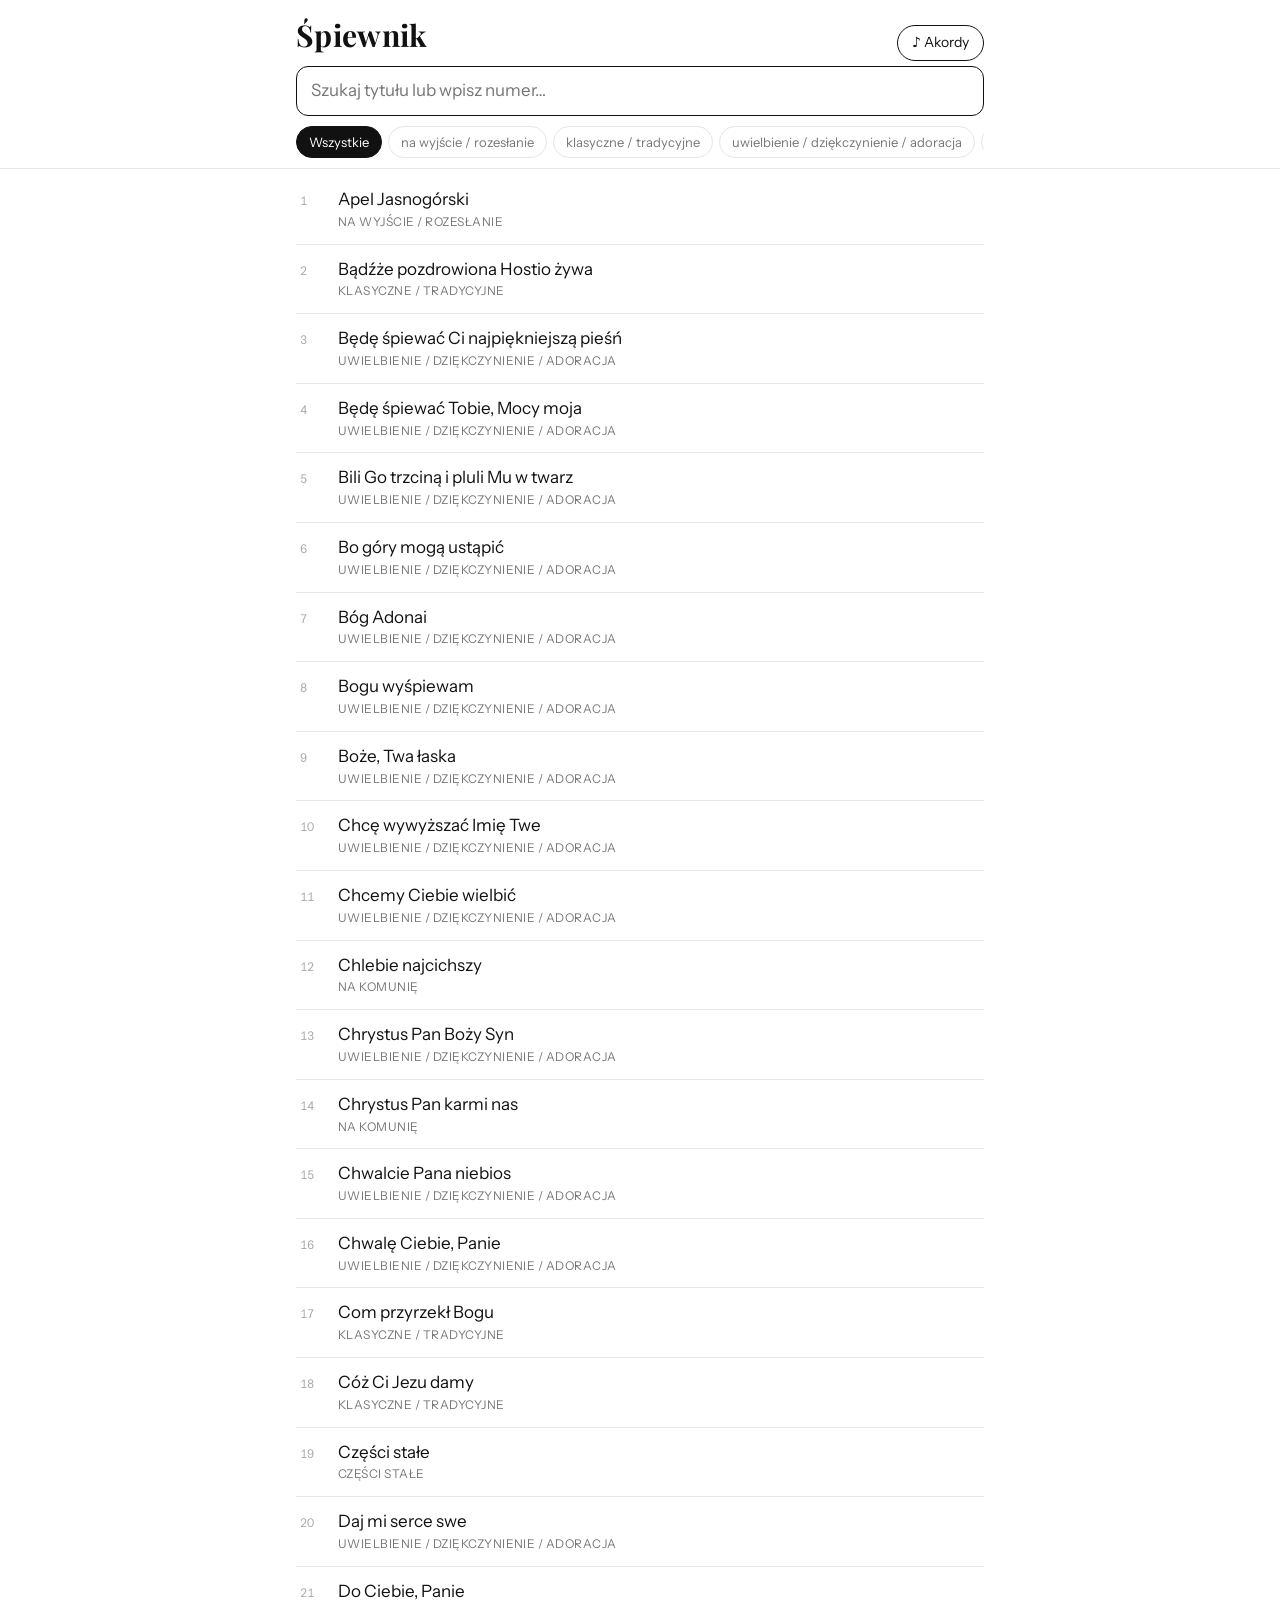
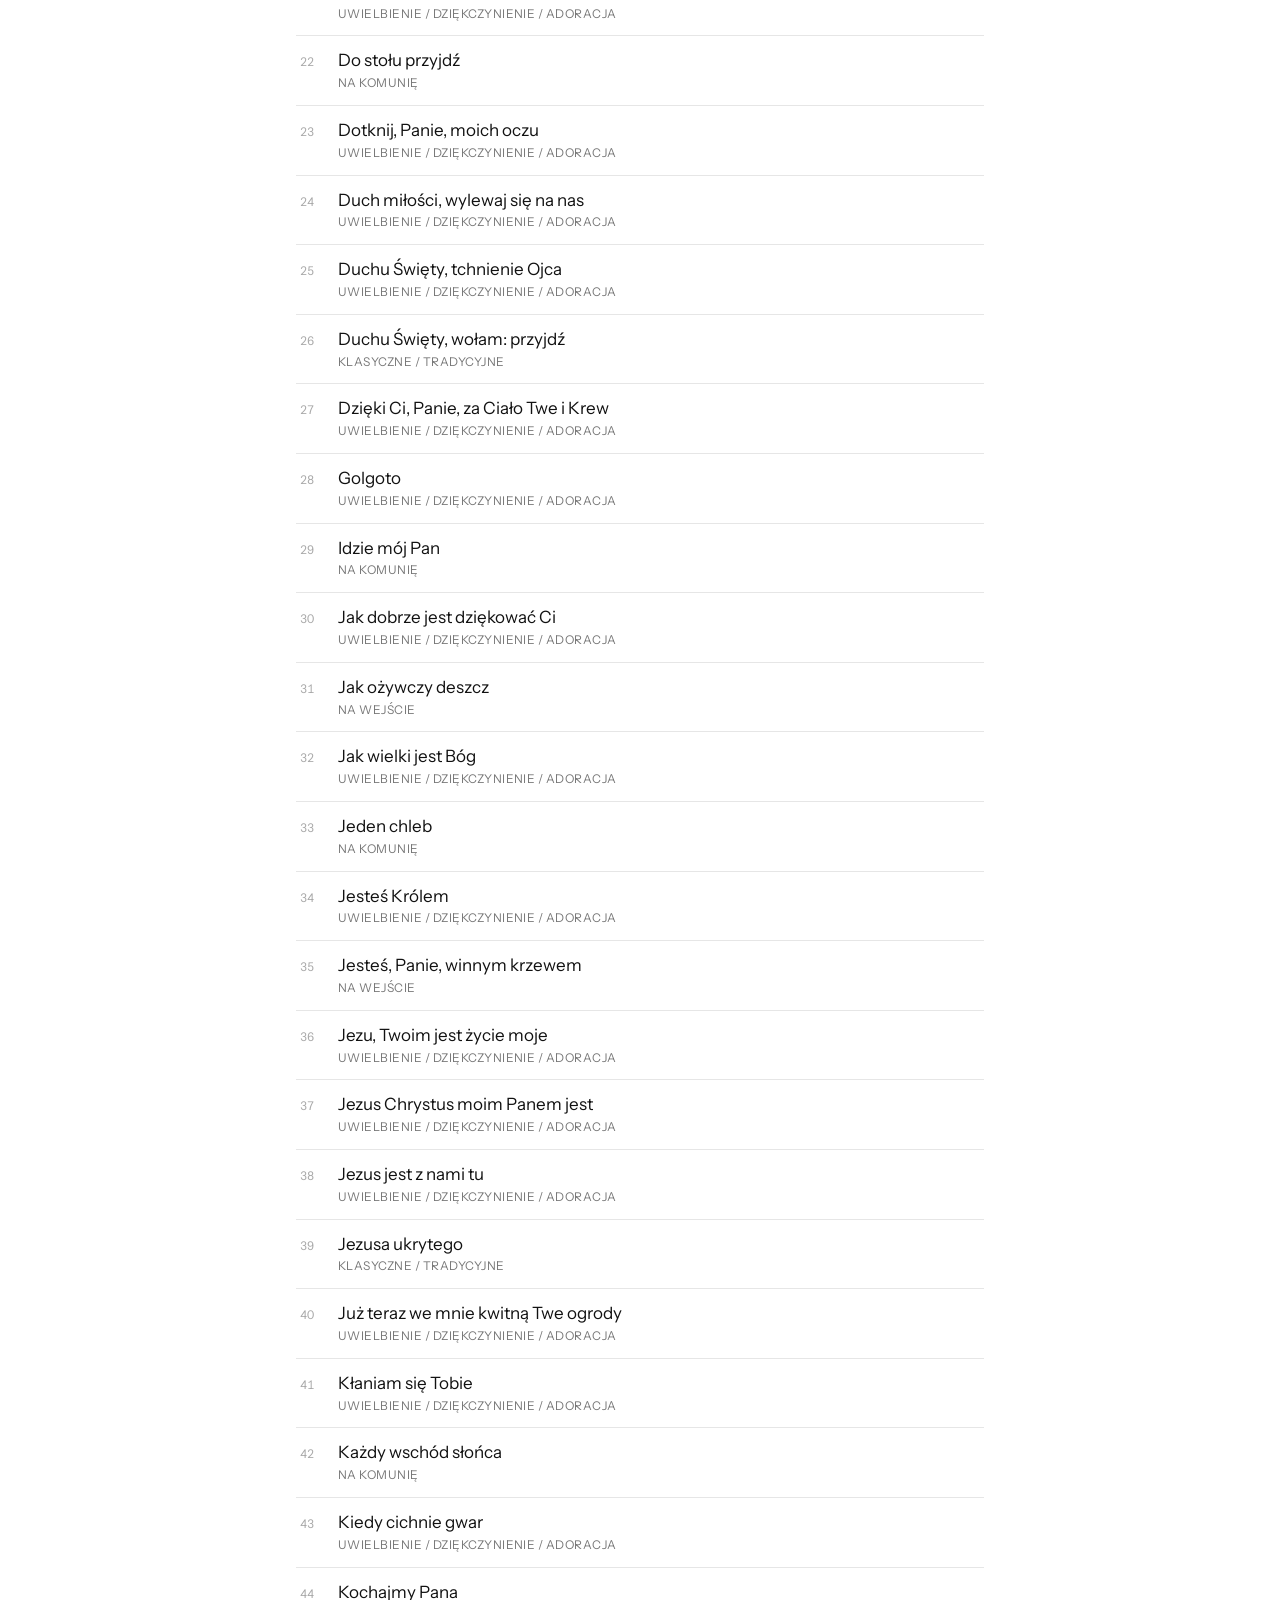
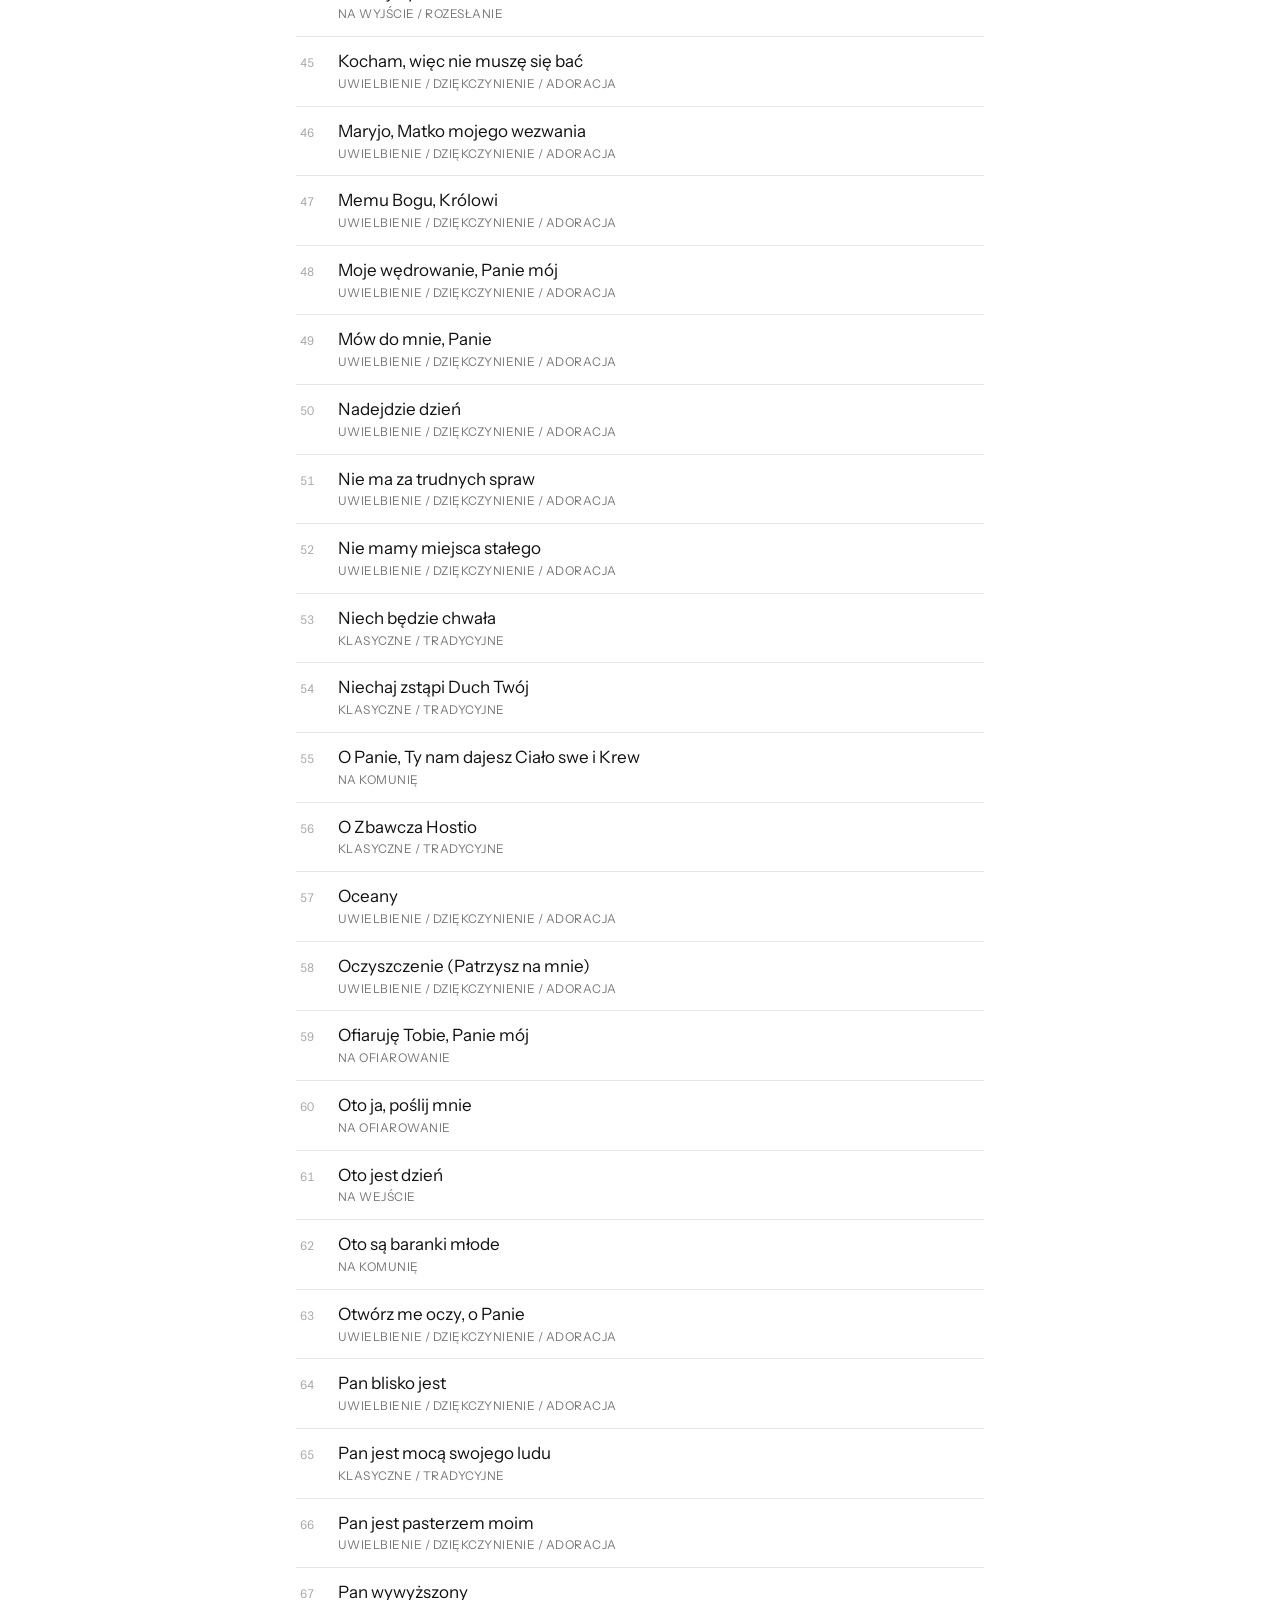
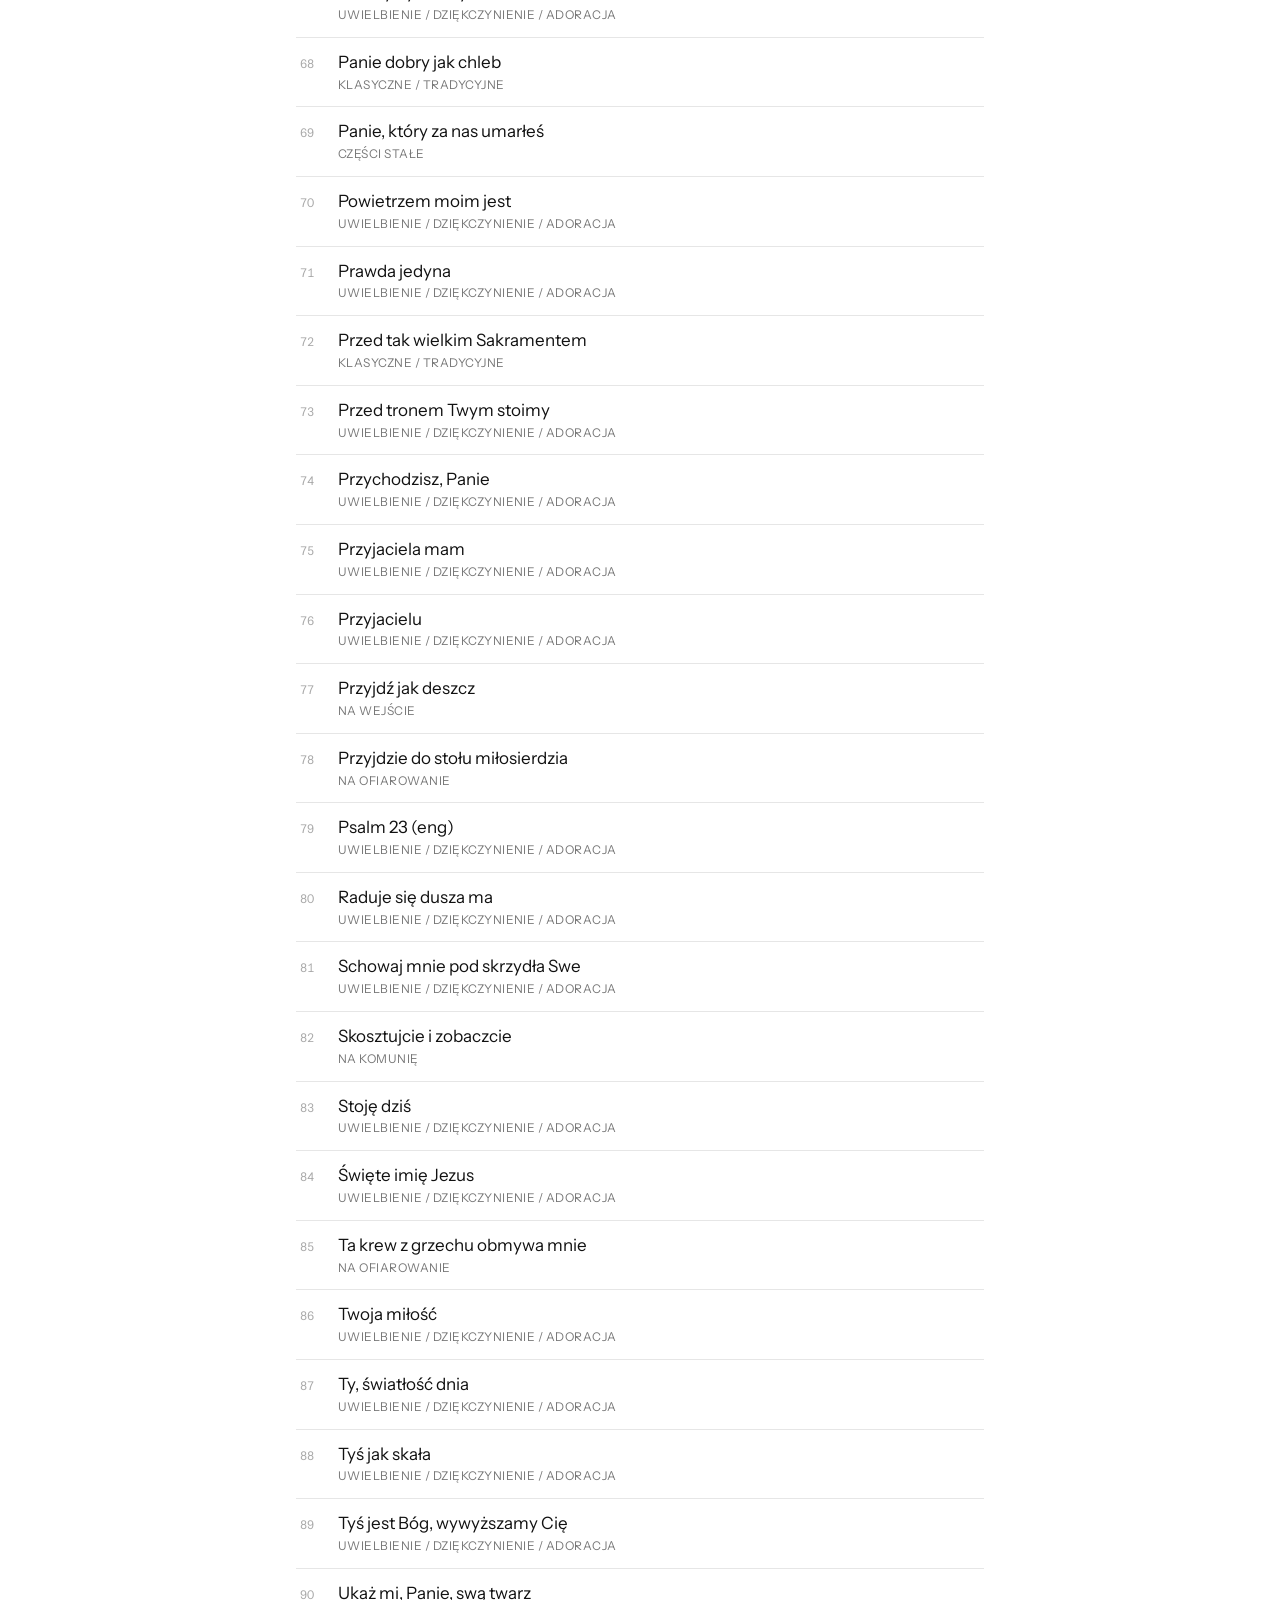
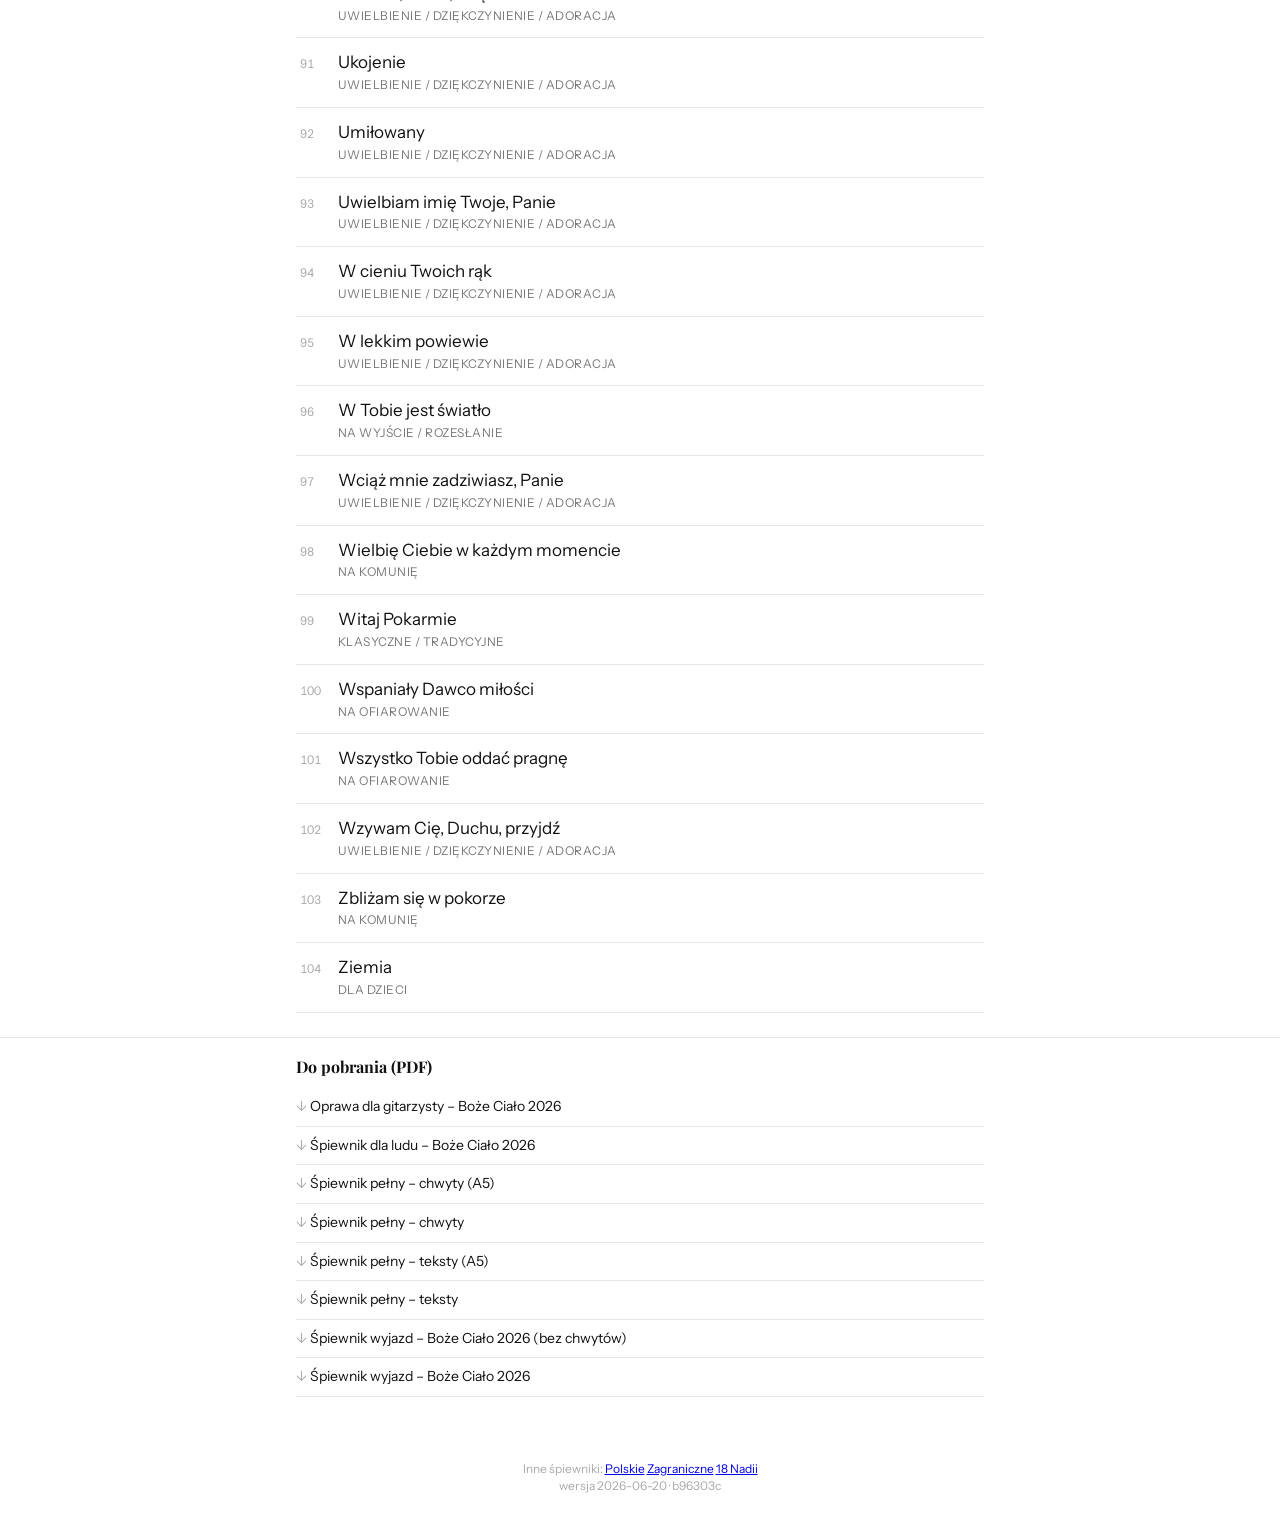
<file: docs/index.html>
<!doctype html>
<html lang="pl">
<head>
<meta charset="utf-8">
<meta name="viewport" content="width=device-width, initial-scale=1, viewport-fit=cover">
<meta name="theme-color" content="#ffffff">
<meta name="description" content="Śpiewnik z chwytami — wyszukaj pieśń lub wybierz po numerze.">
<title>Śpiewnik</title>
<link rel="stylesheet" href="style.css">
</head>
<body>
<header class="top"><div class="wrap">
  <div class="toprow"><h1>Śpiewnik</h1><button id="openChords" class="navbtn">♪ Akordy</button></div>
  <div class="searchbar"><input id="q" type="search" inputmode="search" enterkeyhint="search"
       placeholder="Szukaj tytułu lub wpisz numer…" autocomplete="off" autocapitalize="none"></div>
  <div class="filters" id="filters"></div>
</div></header>
<main class="wrap"><div id="list" class="list"></div></main>
<section class="downloads"><div class="wrap"><h2>Do pobrania (PDF)</h2><a href="pdf/Oprawa dla gitarzysty – Boże Ciało 2026.pdf" download>Oprawa dla gitarzysty – Boże Ciało 2026</a><a href="pdf/Śpiewnik dla ludu – Boże Ciało 2026.pdf" download>Śpiewnik dla ludu – Boże Ciało 2026</a><a href="pdf/Śpiewnik pełny – chwyty (A5).pdf" download>Śpiewnik pełny – chwyty (A5)</a><a href="pdf/Śpiewnik pełny – chwyty.pdf" download>Śpiewnik pełny – chwyty</a><a href="pdf/Śpiewnik pełny – teksty (A5).pdf" download>Śpiewnik pełny – teksty (A5)</a><a href="pdf/Śpiewnik pełny – teksty.pdf" download>Śpiewnik pełny – teksty</a><a href="pdf/Śpiewnik wyjazd – Boże Ciało 2026 (bez chwytów).pdf" download>Śpiewnik wyjazd – Boże Ciało 2026 (bez chwytów)</a><a href="pdf/Śpiewnik wyjazd – Boże Ciało 2026.pdf" download>Śpiewnik wyjazd – Boże Ciało 2026</a></div></section>
<footer class="sitever"><div class="wrap"><nav class="booknav"><span>Inne śpiewniki:</span> <a href="polskie/">Polskie</a> <a href="zagraniczne/">Zagraniczne</a> <a href="18-nadii/">18 Nadii</a></nav><span class="ver">wersja 2026-06-20 · b96303c</span></div></footer>
<div id="songview" class="songview" hidden>
  <div class="songbar">
    <button id="back" class="iconbtn" aria-label="Wróć do listy">‹ Lista</button>
    <div class="songtools">
      <button id="toggleNotation" class="iconbtn" aria-pressed="false" title="Notacja polska / amerykańska">H↔B</button>
      <button id="toggleChords" class="iconbtn" aria-pressed="true">♪ chwyty</button>
      <button id="fontMinus" class="iconbtn" aria-label="Mniejszy tekst">A−</button>
      <button id="fontPlus" class="iconbtn" aria-label="Większy tekst">A+</button>
    </div>
  </div>
  <article id="song" class="song"></article>
</div>
<div id="chordsview" class="songview" hidden>
  <div class="songbar">
    <button id="chordsBack" class="iconbtn" aria-label="Wróć do listy">‹ Lista</button>
    <div class="songtools">
      <button id="toggleNotationCd" class="iconbtn" aria-pressed="false" title="Notacja polska / amerykańska">H↔B</button>
    </div>
  </div>
  <article id="chordsbody" class="chordsbody"></article>
</div>
<script>window.SONGS=[{"nr":1,"title":"Apel Jasnogórski","section":"na wyjście / rozesłanie","keyfmt":"G-dur","q":"apel jasnogorski","html":"<div class=\"ln\">1. Maryjo, Królowo Polski, Maryjo, Królowo Polski. <span class=\"ch\">D</span> <span class=\"ch\">D7</span></div><div class=\"ln\">Jestem przy Tobie, pamiętam o Tobie   GD</div><div class=\"ln\">I czuwam na każdy czas.   <span class=\"ch\">A</span> <span class=\"ch\">A7</span> <span class=\"ch\">D</span> <span class=\"ch\">(D7)</span></div><div class=\"ln\">2. Maryjo jesteśmy młodzi, Maryjo jesteśmy młodzi.</div><div class=\"ln\">Już dzisiaj zależy, od polskiej młodzieży następne tysiąc lat. <span class=\"ch\">/x2</span></div><div class=\"ln\">3. Maryjo, Królowo nasza, Maryjo, Królowo nasza.</div><div class=\"ln\">Ciebie prosimy uświęcaj rodziny, uświęcaj każdego z nas.   <span class=\"ch\">/x2</span></div>"},{"nr":2,"title":"Bądźże pozdrowiona Hostio żywa","section":"klasyczne / tradycyjne","keyfmt":"D-dur","q":"badzze pozdrowiona hostio zywa","html":"<div class=\"ln\">Bądźże pozdrowiona Hostyo żywa!          <span class=\"ch\">D</span> <span class=\"ch\">A</span> <span class=\"ch\">D</span></div><div class=\"ln\">W której Jezus Chrystus Bóstwo ukrywa.   <span class=\"ch\">D</span> <span class=\"ch\">A</span> <span class=\"ch\">D</span></div><div class=\"ln blank\"></div><div class=\"ln\">/ Witaj Jezu, Synu Maryi,                <span class=\"ch\">D</span> <span class=\"ch\">G</span> <span class=\"ch\">D</span> <span class=\"ch\">A</span></div><div class=\"ln\">  Tyś jest Bóg prawdziwy w świętej Hostyi.   <span class=\"ch\">e</span> <span class=\"ch\">D</span> <span class=\"ch\">A</span> <span class=\"ch\">D</span>   <span class=\"ch\">/bis</span></div><div class=\"ln blank\"></div><div class=\"ln\">2. Bądźże pozdrowione drzewo żywota,</div><div class=\"ln\">   Niech kwitnie niewinność, anielska cnota.</div><div class=\"ln blank\"></div><div class=\"ln\">3. Bądźże pozdrowiony Baranku Boży,</div><div class=\"ln\">   Zbaw nas, gdy miecz Pański na złych się sroży.</div><div class=\"ln blank\"></div><div class=\"ln\">4. Bądźże pozdrowiony Anielski Chlebie,</div><div class=\"ln\">   W tym tu Sakramencie wielbimy Ciebie.</div><div class=\"ln blank\"></div><div class=\"ln\">5. Bądźże pozdrowiona święta krynico,</div><div class=\"ln\">   Serce Przenajświętsze, Ty łask świątnico.</div><div class=\"ln blank\"></div><div class=\"ln\">6. Bądźże pozdrowiony Boski kapłanie,</div><div class=\"ln\">   Przyjm nasze ofiary, usłysz błaganie!</div><div class=\"ln blank\"></div><div class=\"ln\">7. Bądźże pozdrowiona żywa ofiaro,</div><div class=\"ln\">   Broń nas przed doczesną i wieczną karą.</div><div class=\"ln blank\"></div><div class=\"ln\">8. Bądźże pozdrowiony dobry pasterzu,</div><div class=\"ln\">   Tyś dał duszę Swoją za nas na krzyżu.</div><div class=\"ln blank\"></div><div class=\"ln\">9. Bądźże pozdrowiony wszechmocny Boże,</div><div class=\"ln\">   Już Cię kocham szczerze, jak serce może.</div>"},{"nr":3,"title":"Będę śpiewać Ci najpiękniejszą pieśń","section":"uwielbienie / dziękczynienie / adoracja","keyfmt":"D-dur","q":"bede spiewac ci najpiekniejsza piesn","html":"<div class=\"ln\">Będę śpiewał Ci najpiękniejszą pieśń   <span class=\"ch\">D</span> <span class=\"ch\">G</span></div><div class=\"ln\">Z aniołami tak będę śpiewał Ci <span class=\"ch\">/</span> <span class=\"ch\">x2</span></div><div class=\"ln\">Święty, święty, święty jest Pan, Zastępów Pan.</div><div class=\"ln\">Cała ziemia jest pełna Jego chwały.</div>"},{"nr":4,"title":"Będę śpiewać Tobie, Mocy moja","section":"uwielbienie / dziękczynienie / adoracja","keyfmt":"D-dur","q":"bede spiewac tobie, mocy moja","html":"<div class=\"ln chordline\">        <span class=\"ch\">D</span>     <span class=\"ch\">G</span> <span class=\"ch\">A</span>         <span class=\"ch\">D</span> <span class=\"ch\">h</span></div><div class=\"ln\">Będę śpiewał Tobie, Mocy moja!</div><div class=\"ln chordline\">     <span class=\"ch\">G</span>      <span class=\"ch\">A7</span>            <span class=\"ch\">D</span></div><div class=\"ln\">Ty, Panie, jesteś mą nadzieją,</div><div class=\"ln chordline\"> <span class=\"ch\">h</span>    <span class=\"ch\">D</span>       <span class=\"ch\">e</span>    <span class=\"ch\">A7</span>     <span class=\"ch\">D</span></div><div class=\"ln\">Tobie ufam i bać się nie będę.</div>"},{"nr":5,"title":"Bili Go trzciną i pluli Mu w twarz","section":"uwielbienie / dziękczynienie / adoracja","keyfmt":"D-dur","q":"bili go trzcina i pluli mu w twarz","html":"<div class=\"ln\">Bili Go trzciną i pluli Mu w twarz,  <span class=\"ch\">D</span> <span class=\"ch\">A</span> <span class=\"ch\">G</span></div><div class=\"ln\">mówili: „prorokuj”.</div><div class=\"ln\">Który to uderzył Ciebie z nas?</div><div class=\"ln\">A On choroby nasze niósł,</div><div class=\"ln\">cierpienia nasze wziął na Krzyż,</div><div class=\"ln\">byś Ty mógł żyć, bym ja mógł żyć</div><div class=\"ln\">Czy o tym wiesz?</div><div class=\"ln\">Czy mówił Ci już kiedyś ktoś</div><div class=\"ln\">że to mój i Twój grzech przybił Go</div><div class=\"ln\">Czy o tym wiesz? Czy o tym wiesz?</div>"},{"nr":6,"title":"Bo góry mogą ustąpić","section":"uwielbienie / dziękczynienie / adoracja","keyfmt":"A-dur","q":"bo gory moga ustapic","html":"<div class=\"ln\">Bo góry mogą ustąpić, bo góry mogą ustąpić, <span class=\"ch\">A</span> <span class=\"ch\">D</span> <span class=\"ch\">A</span> <span class=\"ch\">D</span></div><div class=\"ln\">i pagórki się zachwiać, i pagórki się zachwiać. <span class=\"ch\">A</span> <span class=\"ch\">D</span> <span class=\"ch\">A</span> <span class=\"ch\">D</span></div><div class=\"ln blank\"></div><div class=\"ln chordline\"><span class=\"ch\">h</span>                <span class=\"ch\">D</span></div><div class=\"ln\">Ale miłość moja, miłość moja,</div><div class=\"ln chordline\"><span class=\"ch\">D/fis</span>                      <span class=\"ch\">E</span></div><div class=\"ln\">nigdy nie odstąpi od Ciebie,</div><div class=\"ln chordline\"><span class=\"ch\">A</span> <span class=\"ch\">D</span> <span class=\"ch\">A</span> <span class=\"ch\">D</span></div><div class=\"ln\">mówi Pan.</div>"},{"nr":7,"title":"Bóg Adonai","section":"uwielbienie / dziękczynienie / adoracja","keyfmt":"e-moll","q":"bog adonai","html":"<div class=\"ln\">Panie, któż jak Ty, od wieków jest Twój tron,   <span class=\"ch\">e</span> <span class=\"ch\">C</span> <span class=\"ch\">G(7)</span></div><div class=\"ln\">na wieki są Twe dni.                            <span class=\"ch\">D</span> <span class=\"ch\">(h)</span></div><div class=\"ln\">Morza chwalą Cię, góry wznoszą pieśń,           <span class=\"ch\">e</span> <span class=\"ch\">C</span> <span class=\"ch\">G</span></div><div class=\"ln\">Tyś najwyższy jest <span class=\"ch\">/x2</span>                          <span class=\"ch\">D</span></div><div class=\"ln blank\"></div><div class=\"ln\">Ref. Bóg Adonai, od poranka aż po zmierzch      <span class=\"ch\">C</span> <span class=\"ch\">e</span> <span class=\"ch\">D</span></div><div class=\"ln\">     cała Ziemia Tobie śpiewa,                  <span class=\"ch\">C</span> <span class=\"ch\">D</span></div><div class=\"ln\">     Bóg Adonai, całe Niebo chwali Cię,         <span class=\"ch\">C</span> <span class=\"ch\">e</span> <span class=\"ch\">D</span></div><div class=\"ln\">     Jedynemu Bogu chwała, cześć.               <span class=\"ch\">C</span> <span class=\"ch\">C</span> <span class=\"ch\">h</span> <span class=\"ch\">e</span></div>"},{"nr":8,"title":"Bogu wyśpiewam","section":"uwielbienie / dziękczynienie / adoracja","keyfmt":"e-moll","q":"bogu wyspiewam","html":"<div class=\"ln\">   1. Bogu wyśpiewam, Bogu na Niebie   <span class=\"ch\">e</span> <span class=\"ch\">D</span> <span class=\"ch\">C...</span></div><div class=\"ln\">   Bogu wyśpiewam wdzięczności psalm.</div><div class=\"ln\">   Jahwe mi zagra na strunach światła</div><div class=\"ln\">   I głos popłynie pod Nieba dach.</div><div class=\"ln\">   Myślisz, że cisza moim domem jest,   <span class=\"ch\">a</span> <span class=\"ch\">D...</span></div><div class=\"ln\">   Mówisz że nie znam muzyki.</div><div class=\"ln\">   Zobacz, dla Pana dzisiaj śpiewam psalm,</div><div class=\"ln\">   Mój głos płynie do gwiazd, płynie do gwiazd. <span class=\"ch\">C</span> <span class=\"ch\">G</span> <span class=\"ch\">D</span> <span class=\"ch\">e</span></div><div class=\"ln\">   2. Bogu wyśpiewam, Bogu na Niebie</div><div class=\"ln\">   Bogu wyśpiewam wdzięczności psalm.</div><div class=\"ln\">   W dłoniach zaniosę radość, cierpienie</div><div class=\"ln\">   W gestach zaklęte słowa uwolnię: patrz!</div><div class=\"ln\">   Słuchaj, jak ręce moje wielbią dziś</div><div class=\"ln\">   Jahwe, Boga muzyki.</div><div class=\"ln\">   Cisza przemienia się w modlitwy cud,</div><div class=\"ln\">   Mój głos płynie do gwiazd, płynie do gwiazd.</div>"},{"nr":9,"title":"Boże, Twa łaska","section":"uwielbienie / dziękczynienie / adoracja","keyfmt":"D-dur","q":"boze, twa aska","html":"<div class=\"ln\">Boże, Twa łaska nad nami jest. <span class=\"ch\">D</span> <span class=\"ch\">A</span> <span class=\"ch\">G</span></div><div class=\"ln\">Twoja miłość przychodzi wciąż.  <span class=\"ch\">D</span> <span class=\"ch\">A</span> <span class=\"ch\">G</span></div><div class=\"ln\">Działasz w mocy pośród nas. <span class=\"ch\">e</span> <span class=\"ch\">G</span> <span class=\"ch\">A</span></div><div class=\"ln\">Przenikasz serca, gładzisz grzech. <span class=\"ch\">e</span> <span class=\"ch\">G</span> <span class=\"ch\">A</span></div><div class=\"ln blank\"></div><div class=\"ln\">Ref. / My chcemy więcej Ciebie, więcej łaski Twej,  <span class=\"ch\">D</span> <span class=\"ch\">A</span> <span class=\"ch\">G</span></div><div class=\"ln\">       Pragniemy więcej mocy, więcej miłości Twojej.  <span class=\"ch\">D</span> <span class=\"ch\">A</span> <span class=\"ch\">G</span> <span class=\"ch\">/x2</span></div>"},{"nr":10,"title":"Chcę wywyższać Imię Twe","section":"uwielbienie / dziękczynienie / adoracja","keyfmt":"G-dur","q":"chce wywyzszac imie twe","html":"<div class=\"ln\">   Chcę wywyższać Imię Twe,   <span class=\"ch\">G</span> <span class=\"ch\">C</span> <span class=\"ch\">D</span> <span class=\"ch\">(C)</span></div><div class=\"ln\">   Chcę zaśpiewać Tobie chwałę,</div><div class=\"ln\">   Panie, dziś raduję się,</div><div class=\"ln\">   bo przyszedłeś, by mnie zbawić.</div><div class=\"ln\">   Z nieba zstąpiłeś i chcesz prowadzić mnie,   <span class=\"ch\">G</span> <span class=\"ch\">C</span> <span class=\"ch\">D</span> <span class=\"ch\">C</span> <span class=\"ch\">G</span></div><div class=\"ln\">   Na krzyżu zmarłeś, by mój zapłacić dług,   <span class=\"ch\">G</span> <span class=\"ch\">C</span> <span class=\"ch\">D</span> <span class=\"ch\">C</span> <span class=\"ch\">G</span></div><div class=\"ln\">   Z grobu wstałeś i dziś nieba Królem jesteś Ty,   <span class=\"ch\">G</span> <span class=\"ch\">C</span> <span class=\"ch\">D</span> <span class=\"ch\">h</span> <span class=\"ch\">C</span></div><div class=\"ln\">   chcę wywyższać Imię Twe.   <span class=\"ch\">D</span> <span class=\"ch\">G</span></div>"},{"nr":11,"title":"Chcemy Ciebie wielbić","section":"uwielbienie / dziękczynienie / adoracja","keyfmt":"G-dur","q":"chcemy ciebie wielbic","html":"<div class=\"ln\">Chcemy Ciebie wielbić, szukać Twojej twarzy        <span class=\"ch\">G</span> <span class=\"ch\">D/Fis</span></div><div class=\"ln\">wcześnie o poranku i gdy noc kładzie cień          <span class=\"ch\">e</span> <span class=\"ch\">A</span> <span class=\"ch\">h</span></div><div class=\"ln\">Tobie chcemy śpiewać, wznieść niebiańską chwałę    <span class=\"ch\">G</span> <span class=\"ch\">D/Fis</span></div><div class=\"ln\">kładąc nasze życie, byś je stale zmieniać mógł.     <span class=\"ch\">e</span> <span class=\"ch\">A</span> <span class=\"ch\">D</span></div><div class=\"ln blank\"></div><div class=\"ln\">Niech się wzniesie dziś Twa chwała, o Panie nasz!   <span class=\"ch\">D</span> <span class=\"ch\">G</span> <span class=\"ch\">A</span> <span class=\"ch\">h</span> <span class=\"ch\">|</span> <span class=\"ch\">D</span> <span class=\"ch\">G</span> <span class=\"ch\">A</span></div><div class=\"ln\">to dla Ciebie nasze serca otwarte są.               <span class=\"ch\">D</span> <span class=\"ch\">G</span> <span class=\"ch\">A</span> <span class=\"ch\">h</span> <span class=\"ch\">|</span> <span class=\"ch\">D</span> <span class=\"ch\">G</span> <span class=\"ch\">A</span></div>"},{"nr":12,"title":"Chlebie najcichszy","section":"na komunię","keyfmt":"G-dur","q":"chlebie najcichszy","html":"<div class=\"ln chordline\">       <span class=\"ch\">G</span>   <span class=\"ch\">(a)</span>     <span class=\"ch\">D</span>             <span class=\"ch\">C</span>            <span class=\"ch\">D</span></div><div class=\"ln\">Ref. / Chlebie najcichszy, otul mnie swym milczeniem,</div><div class=\"ln chordline\">           <span class=\"ch\">G</span>      <span class=\"ch\">(a)</span>    <span class=\"ch\">D</span>         <span class=\"ch\">a</span>        <span class=\"ch\">e</span></div><div class=\"ln\">     Ukryj mnie w Twojej bieli, wchłoń moją ciemność.  <span class=\"ch\">/x2</span></div><div class=\"ln blank\"></div><div class=\"ln chordline\">    <span class=\"ch\">e</span>               <span class=\"ch\">C</span>               <span class=\"ch\">G</span>             <span class=\"ch\">D</span></div><div class=\"ln\">1. Przemień mnie w Siebie, bym jak Ty stał się chlebem.   <span class=\"ch\">/x2</span></div><div class=\"ln chordline\">          <span class=\"ch\">e</span>           <span class=\"ch\">C</span>      <span class=\"ch\">G</span>               <span class=\"ch\">D</span></div><div class=\"ln\">   Pobłogosław mnie, połam, rozdaj łaknącym braciom.      <span class=\"ch\">/x2</span></div><div class=\"ln blank\"></div><div class=\"ln\">2. A ułomki chleba, które zostaną,  <span class=\"ch\">/x2</span></div><div class=\"ln\">   Rozdaj tym, którzy nie wierzą w swój głód.</div>"},{"nr":13,"title":"Chrystus Pan Boży Syn","section":"uwielbienie / dziękczynienie / adoracja","keyfmt":"G-dur","q":"chrystus pan bozy syn","html":"<div class=\"ln chordline\"><span class=\"ch\">G</span>            <span class=\"ch\">D</span>     <span class=\"ch\">G</span></div><div class=\"ln\">Chrystus Pan Boży Syn</div><div class=\"ln chordline\"><span class=\"ch\">C</span>           <span class=\"ch\">a</span></div><div class=\"ln\">Zbawca nasz zgodził się</div><div class=\"ln chordline\"><span class=\"ch\">G</span>                                <span class=\"ch\">C</span>              <span class=\"ch\">D</span></div><div class=\"ln\">Wziąć mój grzech, Za mnie umrzeć chciał  <span class=\"ch\">[/]</span></div><div class=\"ln chordline\"><span class=\"ch\">G</span>                       <span class=\"ch\">C</span></div><div class=\"ln\">A żebym znał mój ogrom win</div><div class=\"ln chordline\">             <span class=\"ch\">G</span>            <span class=\"ch\">C</span></div><div class=\"ln\">I wiedział, że krew Jego zbawia</div><div class=\"ln chordline\">   <span class=\"ch\">a</span>         <span class=\"ch\">D</span> <span class=\"ch\">D7</span></div><div class=\"ln\">Oczyszcza i leczy</div><div class=\"ln chordline\">       <span class=\"ch\">G</span>                <span class=\"ch\">e</span></div><div class=\"ln\">Wywyższony bądź, Jezu Baranku mój</div><div class=\"ln chordline\">       <span class=\"ch\">C</span>       <span class=\"ch\">D</span></div><div class=\"ln\">Tyś jedyny Odkupiciel</div><div class=\"ln chordline\">        <span class=\"ch\">G</span>     <span class=\"ch\">/D-Dsus4</span></div><div class=\"ln\">Tyś mój Król</div><div class=\"ln chordline\"> <span class=\"ch\">G</span>                    <span class=\"ch\">e</span></div><div class=\"ln\">Wywyższony bądź, Boży Baranku</div><div class=\"ln chordline\"><span class=\"ch\">C</span>                       <span class=\"ch\">D</span></div><div class=\"ln\">Przed Twym tronem dziś najwyższy</div><div class=\"ln chordline\">        <span class=\"ch\">G</span></div><div class=\"ln\">Składam hołd.</div>"},{"nr":14,"title":"Chrystus Pan karmi nas","section":"na komunię","keyfmt":"e-moll","q":"chrystus pan karmi nas","html":"<div class=\"ln\">Ref.: Chrystus Pan karmi nas swoim świętym Ciałem, <span class=\"ch\">(H7)</span> <span class=\"ch\">e</span> <span class=\"ch\">H7</span> <span class=\"ch\">e</span> <span class=\"ch\">H7</span></div><div class=\"ln\">Chwalmy Go na wieki!   <span class=\"ch\">C</span> <span class=\"ch\">a7</span> <span class=\"ch\">e</span></div><div class=\"ln blank\"></div><div class=\"ln\">1. Duchem całym wielbię Pana, Boga, Zbawcę jedynego,   Gae/Ceh7e</div><div class=\"ln\">Bo w Nim samym odnajduję wszystką radość życia mego.   Gae/Ceh7e</div><div class=\"ln blank\"></div><div class=\"ln\">2. Wielbię, bo chciał wejrzeć z nieba na swą sługę uniżoną,</div><div class=\"ln\">By mnie odtąd wszyscy ludzie mogli zwać Błogosławioną.</div><div class=\"ln blank\"></div><div class=\"ln\">3. Sprawił we mnie wielkie dzieła, w swej dobroci niepojętej.</div><div class=\"ln\">On Wszechmocny, On Najwyższy, On sam jeden zawsze Święty.</div><div class=\"ln blank\"></div><div class=\"ln\">4. On, który przez pokolenia pozostaje miłosierny</div><div class=\"ln\">Wobec tego, kto Mu służy i chce zostać Jemu wierny.</div><div class=\"ln blank\"></div><div class=\"ln\">5. On, który swą moc objawia, gdy wyniosłość serc uniża,</div><div class=\"ln\">Każdy zamiar może zburzyć, który pychą Mu ubliża.</div><div class=\"ln blank\"></div><div class=\"ln\">6. W mocy Jego odjąć władzę, a wydźwignąć pokornego,</div><div class=\"ln\">Wszystkich głodnych zaspokoić, głodem wstrząsnąć bogatego.</div><div class=\"ln blank\"></div><div class=\"ln\">7. On się ujął za swym ludem, dziećmi wiary Abrahama,</div><div class=\"ln\">Pomny na swe miłosierdzie, obietnicy swej nie złamał.</div>"},{"nr":15,"title":"Chwalcie Pana niebios","section":"uwielbienie / dziękczynienie / adoracja","keyfmt":"e-moll","q":"chwalcie pana niebios","html":"<div class=\"ln\">Ref.: Chwalcie Pana niebios, chwalcie go na cytrze   <span class=\"ch\">e</span></div><div class=\"ln\">Chwalcie Króla świata, bo on Bogiem jest.   DhCe</div><div class=\"ln blank\"></div><div class=\"ln\">1. Chwal duszo moja Pana mego Króla,   <span class=\"ch\">e</span></div><div class=\"ln\">Chcę chwalić Pana jak długo będę żył,   DhCe</div><div class=\"ln\">Chcę śpiewać memu Bogu póki będę istniał,</div><div class=\"ln\">Chcę Go wysławiać, śpiewać Alleluja!</div><div class=\"ln blank\"></div><div class=\"ln\">2. Szczęśliwy ten, któremu Pan jest pomocą,</div><div class=\"ln\">Kto ma nadzieję w Panu Bogu swym,</div><div class=\"ln\">W Bogu, który stworzył niebo i ziemię,</div><div class=\"ln\">Wszystko co żyje śpiewa Alleluja!</div><div class=\"ln blank\"></div><div class=\"ln\">3. Pan Bóg króluję, wesel się ziemio,</div><div class=\"ln\">Bóg twój Syjonie przez pokolenia</div><div class=\"ln\">On dał Ci życie, On dał Ci wszystko,</div><div class=\"ln\">Śpiewaj Mu, wysławiaj Go Alleluja.</div>"},{"nr":16,"title":"Chwalę Ciebie, Panie","section":"uwielbienie / dziękczynienie / adoracja","keyfmt":"G-dur","q":"chwale ciebie, panie","html":"<div class=\"ln\">1. Chwalę Ciebie Panie i uwielbiam,   <span class=\"ch\">G</span> <span class=\"ch\">h</span></div><div class=\"ln\">Wznoszę w górę swoje ręce uwielbiając Imię Twe.   <span class=\"ch\">C</span> <span class=\"ch\">a</span> <span class=\"ch\">|</span> <span class=\"ch\">C</span> <span class=\"ch\">D</span></div><div class=\"ln blank\"></div><div class=\"ln\">Ref.: Bo wielkiś Ty, wielkie dzieła czynisz dziś,   <span class=\"ch\">G</span> <span class=\"ch\">e</span></div><div class=\"ln\">Nie dorówna Tobie nikt, nie dorówna Tobie nikt!   <span class=\"ch\">C</span> <span class=\"ch\">a</span> <span class=\"ch\">|</span> <span class=\"ch\">C</span> <span class=\"ch\">D</span></div><div class=\"ln blank\"></div><div class=\"ln\">2. Jesteś mą nadzieją, wiarą, życiem,</div><div class=\"ln\">Daj mi poznać Twoje drogi, bym zwyciężał w każdy dzień.</div>"},{"nr":17,"title":"Com przyrzekł Bogu","section":"klasyczne / tradycyjne","keyfmt":"C-dur","q":"com przyrzek bogu","html":"<div class=\"ln\">1. Com przyrzekł Bogu przy chrzcie raz, <span class=\"ch\">C</span> <span class=\"ch\">F</span> <span class=\"ch\">G</span> <span class=\"ch\">C</span></div><div class=\"ln\">Dotrzymać pragnę szczerze.   <span class=\"ch\">a</span> <span class=\"ch\">F</span> <span class=\"ch\">G</span> <span class=\"ch\">G7</span> <span class=\"ch\">C</span></div><div class=\"ln\">Kościoła słuchać w każdy czas   <span class=\"ch\">C</span> <span class=\"ch\">F</span> <span class=\"ch\">G</span> <span class=\"ch\">C</span></div><div class=\"ln\">I w świętej wytrwać wierze.   <span class=\"ch\">a</span> <span class=\"ch\">F</span> <span class=\"ch\">G</span> <span class=\"ch\">G7</span> <span class=\"ch\">C</span></div><div class=\"ln blank\"></div><div class=\"ln\">O Panie Boże, dzięki Ci,   <span class=\"ch\">C</span> <span class=\"ch\">F</span> <span class=\"ch\">G</span> <span class=\"ch\">C</span></div><div class=\"ln\">Żeś mi Kościoła otwarł drzwi,   <span class=\"ch\">C7</span> <span class=\"ch\">F</span> <span class=\"ch\">G</span> <span class=\"ch\">C</span></div><div class=\"ln\">W Nim żyć, umierać pragnę.   <span class=\"ch\">a</span> <span class=\"ch\">F</span> <span class=\"ch\">G</span> <span class=\"ch\">G7</span> <span class=\"ch\">C</span></div><div class=\"ln blank\"></div><div class=\"ln\">2. W Kościele tym jest z Ciałem, Krwią / Bóg pod osłoną chleba.</div><div class=\"ln\">Swym Ciałem karmi duszę mą, / by żyła w Nim dla nieba.</div><div class=\"ln blank\"></div><div class=\"ln\">   W to wierzyć zawsze mocno chcę,</div><div class=\"ln\">   bo tego Kościół uczy mnie.</div><div class=\"ln\">   W Nim żyć, umierać pragnę.</div>"},{"nr":18,"title":"Cóż Ci Jezu damy","section":"klasyczne / tradycyjne","keyfmt":"D-dur","q":"coz ci jezu damy","html":"<div class=\"ln chordline\">   <span class=\"ch\">D</span>            <span class=\"ch\">e</span>    <span class=\"ch\">A7</span>                <span class=\"ch\">D</span></div><div class=\"ln\">1. Cóż Ci, Jezu, damy za Twych łask strumienie,</div><div class=\"ln\">   z serca Ci składamy korne dziękczynienie.</div><div class=\"ln blank\"></div><div class=\"ln chordline\">             <span class=\"ch\">e</span>          <span class=\"ch\">A7</span>        <span class=\"ch\">D</span></div><div class=\"ln\">Ref. Panie nasz, króluj nam, Boże nasz, króluj nam,</div><div class=\"ln chordline\">                <span class=\"ch\">e</span>    <span class=\"ch\">A7</span>          <span class=\"ch\">D</span></div><div class=\"ln\">     poprzez wieczny czas króluj, Jezu, nam.</div><div class=\"ln blank\"></div><div class=\"ln\">2. W serca Twego ranie, o serc naszych Królu,</div><div class=\"ln\">   pokój i wytrwanie, ukojenie w bólu.</div><div class=\"ln blank\"></div><div class=\"ln\">3. Ty nas wspieraj w znoju, strzeż przez życie całe,</div><div class=\"ln\">   byśmy w serc pokoju Twą wielbili chwałę.</div>"},{"nr":19,"title":"Części stałe","section":"części stałe","keyfmt":"D-dur / e-moll","q":"czesci stae","html":"<div class=\"ln\">Panie, zmiłuj się nad nami.      <span class=\"ch\">D</span> <span class=\"ch\">G</span> <span class=\"ch\">D</span> <span class=\"ch\">/</span> <span class=\"ch\">D</span> <span class=\"ch\">G</span> <span class=\"ch\">A</span> <span class=\"ch\">/</span> <span class=\"ch\">D</span> <span class=\"ch\">G</span> <span class=\"ch\">D</span> <span class=\"ch\">x3</span></div><div class=\"ln blank\"></div><div class=\"ln\">Święty, Święty, Święty... (3/4)  e D C H  (x4)</div><div class=\"ln\">Hosanna...                       <span class=\"ch\">G</span> <span class=\"ch\">D</span> <span class=\"ch\">C</span> <span class=\"ch\">D</span></div><div class=\"ln\">Błogosławiony...                 <span class=\"ch\">e</span> <span class=\"ch\">D</span> <span class=\"ch\">C</span> <span class=\"ch\">H</span></div><div class=\"ln blank\"></div><div class=\"ln\">Święty Święty. (4/4) e D C H x 4</div><div class=\"ln blank\"></div><div class=\"ln\">Baranku Boży. e D C H  (Ba-ba)</div>"},{"nr":20,"title":"Daj mi serce swe","section":"uwielbienie / dziękczynienie / adoracja","keyfmt":"h-moll (capo 6)","q":"daj mi serce swe","html":"<div class=\"ln chordline\">Intro: <span class=\"ch\">h</span> <span class=\"ch\">A</span> <span class=\"ch\">D</span> <span class=\"ch\">e</span> <span class=\"ch\">h</span> <span class=\"ch\">A</span> <span class=\"ch\">G</span></div><div class=\"ln blank\"></div><div class=\"ln\">1. Wołam Cię Panie każdego dnia   <span class=\"ch\">h</span> <span class=\"ch\">A</span> <span class=\"ch\">D</span> <span class=\"ch\">e</span></div><div class=\"ln\">   Pomóż mi wstać, naucz mnie trwać   <span class=\"ch\">h</span> <span class=\"ch\">A</span> <span class=\"ch\">D</span> <span class=\"ch\">e</span></div><div class=\"ln\">   Ty jesteś ciszą, której szukam   <span class=\"ch\">h</span> <span class=\"ch\">A</span> <span class=\"ch\">D</span> <span class=\"ch\">e</span></div><div class=\"ln\">   Moja zeschła dusza tylko w Tobie gra   <span class=\"ch\">h</span> <span class=\"ch\">A</span> <span class=\"ch\">G</span></div><div class=\"ln blank\"></div><div class=\"ln\">Ref. Daj mi serce swe   <span class=\"ch\">h</span> <span class=\"ch\">A</span></div><div class=\"ln\">     Uzdrawiaj duszę, ciało   <span class=\"ch\">D</span> <span class=\"ch\">e</span></div><div class=\"ln\">     Naucz kochać mnie   <span class=\"ch\">h</span> <span class=\"ch\">A</span></div><div class=\"ln\">     Ja wciąż kocham za mało   <span class=\"ch\">D</span> <span class=\"ch\">e</span></div><div class=\"ln\">     Kiedy ciemno jest   <span class=\"ch\">h</span> <span class=\"ch\">A</span></div><div class=\"ln\">     Zapalam Twoje światło   <span class=\"ch\">D</span> <span class=\"ch\">e</span></div><div class=\"ln\">     Ufam Twej miłości   <span class=\"ch\">h</span> <span class=\"ch\">A</span></div><div class=\"ln\">     Prowadź mnie   <span class=\"ch\">G</span></div><div class=\"ln blank\"></div><div class=\"ln\">2. Wołam Cię Panie każdego dnia   <span class=\"ch\">h</span> <span class=\"ch\">A</span> <span class=\"ch\">D</span> <span class=\"ch\">e</span></div><div class=\"ln\">   Ty mnie już w całości znasz   <span class=\"ch\">h</span> <span class=\"ch\">A</span> <span class=\"ch\">D</span> <span class=\"ch\">e</span></div><div class=\"ln\">   Wiesz kiedy wstaję i idę spać   <span class=\"ch\">h</span> <span class=\"ch\">A</span> <span class=\"ch\">D</span> <span class=\"ch\">e</span></div><div class=\"ln\">   Kiedy jest mi ciężko, kiedy płynie łza   <span class=\"ch\">h</span> <span class=\"ch\">A</span> <span class=\"ch\">G</span></div><div class=\"ln blank\"></div><div class=\"ln\">Ref. Daj mi serce swe...</div><div class=\"ln blank\"></div><div class=\"ln\">Bridge: Tylko Ty sprawiasz, że budzę się każdego dnia   <span class=\"ch\">e</span> <span class=\"ch\">D</span> <span class=\"ch\">h</span> <span class=\"ch\">A</span></div><div class=\"ln\">        Tylko Ty leczysz mój cały ból i cały strach   <span class=\"ch\">e</span> <span class=\"ch\">D</span> <span class=\"ch\">h</span> <span class=\"ch\">A</span></div><div class=\"ln\">        Sięgasz tam gdzie nikt nie sięgnie   <span class=\"ch\">e</span> <span class=\"ch\">D</span> <span class=\"ch\">h</span></div><div class=\"ln\">        do najgłębszego dna   <span class=\"ch\">A</span></div><div class=\"ln\">        Ja wciąż upadam   <span class=\"ch\">e</span> <span class=\"ch\">D</span></div><div class=\"ln\">        A Ty mnie kochasz   <span class=\"ch\">h</span></div><div class=\"ln\">        Ty mnie kochasz   <span class=\"ch\">A</span></div><div class=\"ln\">        Bardziej niż kocham ja</div><div class=\"ln blank\"></div><div class=\"ln\">Ref. Daj mi serce swe...</div><div class=\"ln blank\"></div><div class=\"ln\">Prowadź mnie   <span class=\"ch\">h</span> <span class=\"ch\">A</span> <span class=\"ch\">D</span> <span class=\"ch\">e</span>   <span class=\"ch\">/x2</span></div><div class=\"ln\">Ufam Twej miłości   <span class=\"ch\">h</span> <span class=\"ch\">A</span></div><div class=\"ln\">Prowadź mnie   <span class=\"ch\">G</span>   <span class=\"ch\">/x2</span></div><div class=\"ln\">Jezu, ufam Tobie   <span class=\"ch\">h</span> <span class=\"ch\">A</span></div><div class=\"ln\">Ja kocham Cię   <span class=\"ch\">G</span></div>"},{"nr":21,"title":"Do Ciebie, Panie","section":"uwielbienie / dziękczynienie / adoracja","keyfmt":"E-dur","q":"do ciebie, panie","html":"<div class=\"ln\">   Do Ciebie, Panie, woła dusza moja,   <span class=\"ch\">E</span> <span class=\"ch\">A</span></div><div class=\"ln\">   Tęskni ciało me.</div><div class=\"ln\">   Gdy nie ma Cię, moje serce ogarnia lęk,</div><div class=\"ln\">   Przyjdź, dotknij mnie, rozraduj mnie.</div><div class=\"ln\">   Jezu, pragnę blisko Ciebie być,   <span class=\"ch\">cis</span> <span class=\"ch\">A</span> <span class=\"ch\">E</span> <span class=\"ch\">H</span></div><div class=\"ln\">   Jezu, w Twych ramionach się skryć,</div><div class=\"ln\">   Słodycz Twą poznawać co dnia,</div><div class=\"ln\">   Przy sercu Twym trwać.</div>"},{"nr":22,"title":"Do stołu przyjdź","section":"na komunię","keyfmt":"C-dur (capo 1)","q":"do stou przyjdz","html":"<div class=\"ln\">1. Z miłości oddałeś   <span class=\"ch\">d</span></div><div class=\"ln\">   Całą chwałę Nieba   <span class=\"ch\">G/h</span></div><div class=\"ln\">   Zszedłeś do nas   <span class=\"ch\">F</span> <span class=\"ch\">G</span></div><div class=\"ln\">   Poddałeś swą wolę   <span class=\"ch\">d</span></div><div class=\"ln\">   Posłuszny aż do końca   <span class=\"ch\">G/h</span></div><div class=\"ln\">   Swemu Ojcu   <span class=\"ch\">F</span> <span class=\"ch\">G</span></div><div class=\"ln blank\"></div><div class=\"ln\">   Nie potrzeba więcej nic   <span class=\"ch\">F</span></div><div class=\"ln\">   Żadnych ofiar, przecież Ty   <span class=\"ch\">G</span></div><div class=\"ln\">   Powiedziałeś:   <span class=\"ch\">F</span></div><div class=\"ln\">   Wykonało się   <span class=\"ch\">G</span></div><div class=\"ln blank\"></div><div class=\"ln\">Ref. Do stołu przyjdź   <span class=\"ch\">C</span></div><div class=\"ln\">     I posil się   <span class=\"ch\">d</span></div><div class=\"ln\">     To jest Moje Ciało, Moja Krew   <span class=\"ch\">a</span> <span class=\"ch\">G</span> <span class=\"ch\">F</span></div><div class=\"ln\">     Zapraszam Cię   <span class=\"ch\">C</span></div><div class=\"ln\">     Do stołu przyjdź   <span class=\"ch\">d</span></div><div class=\"ln\">     Mej bliskości nie zabierze nic   <span class=\"ch\">a</span> <span class=\"ch\">G</span> <span class=\"ch\">F</span></div><div class=\"ln blank\"></div><div class=\"ln\">2. Poprzez cierpienie   <span class=\"ch\">d</span></div><div class=\"ln\">   Ukochanego Syna   <span class=\"ch\">G/h</span></div><div class=\"ln\">   Za nas, dla nas   <span class=\"ch\">F</span> <span class=\"ch\">G</span></div><div class=\"ln\">   Poprzez wydane   <span class=\"ch\">d</span></div><div class=\"ln\">   Twe ciało, krew przelaną   <span class=\"ch\">G/h</span></div><div class=\"ln\">   Za nas, dla nas   <span class=\"ch\">F</span> <span class=\"ch\">G</span></div><div class=\"ln blank\"></div><div class=\"ln\">   Odkupiłeś każdą z win   <span class=\"ch\">F</span></div><div class=\"ln\">   Otworzyłeś domu drzwi   <span class=\"ch\">G</span></div><div class=\"ln\">   Znów w jedności   <span class=\"ch\">F</span></div><div class=\"ln\">   Z Tobą mogę być   <span class=\"ch\">G</span></div><div class=\"ln blank\"></div><div class=\"ln\">Ref. Do stołu przyjdź...</div><div class=\"ln blank\"></div><div class=\"ln\">Bridge: Ojcze, wraz z Synem   <span class=\"ch\">d</span></div><div class=\"ln\">        Dałeś nam wszystko   <span class=\"ch\">a</span></div><div class=\"ln\">        Dzisiaj przez wiarę   <span class=\"ch\">C</span></div><div class=\"ln\">        Przyjmuję ten dar   <span class=\"ch\">G</span></div><div class=\"ln\">        Twoją świątynią   <span class=\"ch\">d</span></div><div class=\"ln\">        Jest moje ciało   <span class=\"ch\">a</span></div><div class=\"ln\">        We mnie króluje   <span class=\"ch\">C</span></div><div class=\"ln\">        Chrystus Pan   <span class=\"ch\">G</span></div><div class=\"ln blank\"></div><div class=\"ln\">Ref. Zanurzam się w Miłości Twej   <span class=\"ch\">C</span> <span class=\"ch\">d</span></div><div class=\"ln\">     Ona źródłem życia we mnie jest   <span class=\"ch\">a</span> <span class=\"ch\">G</span> <span class=\"ch\">F</span></div><div class=\"ln\">     Uwielbiam Cię za łaski cud   <span class=\"ch\">C</span> <span class=\"ch\">d</span></div><div class=\"ln\">     Jestem Twoja, Ty jesteś mój   <span class=\"ch\">a</span> <span class=\"ch\">G</span> <span class=\"ch\">F</span></div>"},{"nr":23,"title":"Dotknij, Panie, moich oczu","section":"uwielbienie / dziękczynienie / adoracja","keyfmt":"D-dur","q":"dotknij, panie, moich oczu","html":"<div class=\"ln\">Dotknij Panie moich oczu, abym przejrzał.   <span class=\"ch\">D</span> <span class=\"ch\">A</span> <span class=\"ch\">h</span> <span class=\"ch\">G</span> <span class=\"ch\">A</span></div><div class=\"ln\">Dotknij Panie moich warg, abym przemówił uwielbieniem,   <span class=\"ch\">D</span> <span class=\"ch\">A</span> <span class=\"ch\">D</span> <span class=\"ch\">G</span> <span class=\"ch\">A</span></div><div class=\"ln\">Dotknij Panie mego serca i oczyść je (oczyść, oczyść je)   <span class=\"ch\">D</span> <span class=\"ch\">A</span> <span class=\"ch\">h</span></div><div class=\"ln\">Niech Twój Święty Duch dziś ogarnia mnie.   <span class=\"ch\">e</span> <span class=\"ch\">(G)</span> <span class=\"ch\">A</span></div>"},{"nr":24,"title":"Duch miłości, wylewaj się na nas","section":"uwielbienie / dziękczynienie / adoracja","keyfmt":"D-dur","q":"duch miosci, wylewaj sie na nas","html":"<div class=\"ln chordline\"> <span class=\"ch\">D</span>       <span class=\"ch\">A</span>        <span class=\"ch\">h</span>        <span class=\"ch\">fis</span></div><div class=\"ln\">Duchu miłości, wylewaj się na nas    <span class=\"ch\">|</span> <span class=\"ch\">C</span> <span class=\"ch\">G</span> <span class=\"ch\">a</span> <span class=\"ch\">e</span></div><div class=\"ln chordline\"> <span class=\"ch\">G</span>            <span class=\"ch\">D</span>       <span class=\"ch\">e</span>   <span class=\"ch\">C</span>     <span class=\"ch\">A</span></div><div class=\"ln\">z przebitego serca Jezusa, Jezusa    <span class=\"ch\">|</span> <span class=\"ch\">F</span> <span class=\"ch\">C</span> <span class=\"ch\">d</span> <span class=\"ch\">G</span></div>"},{"nr":25,"title":"Duchu Święty, tchnienie Ojca","section":"uwielbienie / dziękczynienie / adoracja","keyfmt":"E-dur","q":"duchu swiety, tchnienie ojca","html":"<div class=\"ln chordline\"><span class=\"ch\">E</span>                       <span class=\"ch\">A</span>           <span class=\"ch\">E</span></div><div class=\"ln\">Duchu Święty, Tchnienie Ojca, Dawco życia.</div><div class=\"ln chordline\"><span class=\"ch\">E</span>                    <span class=\"ch\">A</span>             <span class=\"ch\">E</span></div><div class=\"ln\">Duchu Święty, Źródło wody żywej w nas.</div><div class=\"ln chordline\">         <span class=\"ch\">cis7</span>         <span class=\"ch\">gis7</span>          <span class=\"ch\">A</span>           <span class=\"ch\">E/Gis</span></div><div class=\"ln\">Tak pragniemy Ciebie Panie, jak spękana ziemia deszczu,</div><div class=\"ln chordline\">        <span class=\"ch\">A</span>            <span class=\"ch\">E/Gis</span>       <span class=\"ch\">H</span></div><div class=\"ln\">jak pustynia kropli wody, Duchu, przyjdź.</div><div class=\"ln blank\"></div><div class=\"ln\">Duchu Święty, Tyś Mądrością niezmierzoną.</div><div class=\"ln\">Duchu Święty, Ty oświetlasz drogi nam.</div><div class=\"ln blank\"></div><div class=\"ln\">I prowadzisz nas do domu, gdzie mieszkanie przed wiekami</div><div class=\"ln\">przygotował dla nas Ojciec, Duchu, przyjdź.</div><div class=\"ln blank\"></div><div class=\"ln\">Tak pragniemy Ciebie, Panie, jak spękana ziemia deszczu,</div><div class=\"ln\">jak pustynia kropli wody, Duchu, przyjdź.</div><div class=\"ln blank\"></div><div class=\"ln chordline\">        <span class=\"ch\">E</span> <span class=\"ch\">F/Dis</span> <span class=\"ch\">A/Cis</span> <span class=\"ch\">A</span>  <span class=\"ch\">E</span></div><div class=\"ln\">Prowadź nas,           prowadź nas...</div>"},{"nr":26,"title":"Duchu Święty, wołam: przyjdź","section":"klasyczne / tradycyjne","keyfmt":"G-dur","q":"duchu swiety, woam: przyjdz","html":"<div class=\"ln\">   Duchu Święty, wołam: przyjdź, bądź jak ogień duszy mej, <span class=\"ch\">D</span> <span class=\"ch\">a7</span></div><div class=\"ln\">   Bądź jak ogień w ciele mym, rozpal mnie! <span class=\"ch\">G</span> <span class=\"ch\">D</span></div><div class=\"ln\">   Wszechmogący Bóg jest pośród nas,   <span class=\"ch\">C</span> <span class=\"ch\">G</span> <span class=\"ch\">D</span></div><div class=\"ln\">   Miłosierdzie Jego wielkie jest,   <span class=\"ch\">C</span> <span class=\"ch\">G</span> <span class=\"ch\">D</span></div><div class=\"ln\">   Okazuje dobroć swoją dziś,   <span class=\"ch\">C</span> <span class=\"ch\">G</span> <span class=\"ch\">D</span></div><div class=\"ln\">   Dla tych, którzy chcą miłować Go.   <span class=\"ch\">a</span> <span class=\"ch\">G</span> <span class=\"ch\">A</span></div>"},{"nr":27,"title":"Dzięki Ci, Panie, za Ciało Twe i Krew","section":"uwielbienie / dziękczynienie / adoracja","keyfmt":"h-moll","q":"dzieki ci, panie, za ciao twe i krew","html":"<div class=\"ln chordline\">Capo 1</div><div class=\"ln chordline\">         <span class=\"ch\">h</span>         <span class=\"ch\">fis</span>        <span class=\"ch\">G</span>           <span class=\"ch\">D</span></div><div class=\"ln\">Ref. / Dzięki Ci, Panie, za Ciało Twe i Krew,</div><div class=\"ln chordline\">    <span class=\"ch\">A</span>    <span class=\"ch\">h</span>            <span class=\"ch\">E</span>       <span class=\"ch\">G</span>      <span class=\"ch\">Fis</span> <span class=\"ch\">(h)</span></div><div class=\"ln\">     Za dary nieskończone wielbimy Cię.   <span class=\"ch\">/x2</span></div><div class=\"ln blank\"></div><div class=\"ln chordline\">      <span class=\"ch\">h</span>                           <span class=\"ch\">A</span>                <span class=\"ch\">D</span></div><div class=\"ln\">1. Chwalimy Cię, Wszechmocny, za dary Twe nieskończone,</div><div class=\"ln chordline\">    <span class=\"ch\">G</span>       <span class=\"ch\">h</span>         <span class=\"ch\">A</span></div><div class=\"ln\">   Za Ciało i Twoją Krew.</div><div class=\"ln chordline\">      <span class=\"ch\">D</span>                               <span class=\"ch\">G</span>         <span class=\"ch\">h</span></div><div class=\"ln\">   Przebacz w Swojej dobroci tym, co Ciebie niegodni,</div><div class=\"ln chordline\">    <span class=\"ch\">A</span>               <span class=\"ch\">G</span>            <span class=\"ch\">Fis</span></div><div class=\"ln\">   Kiedy do Twego stołu się zbliżamy.</div><div class=\"ln blank\"></div><div class=\"ln\">2. Przebacz, żeś hojny i wierny.</div><div class=\"ln\">   Uwolnij z więzów grzechu,</div><div class=\"ln\">   Byśmy się odmienili</div><div class=\"ln\">   Przez Tajemnice Najświętsze.</div><div class=\"ln blank\"></div><div class=\"ln\">3. Niechaj przestworem spłynie z gwiazd Anioł Twój miły,</div><div class=\"ln\">   Oczyści i uleczy nasze serca i ciała.</div><div class=\"ln\">   Powiedzie, za sprawą tajemnicy, na same szczyty nieba,</div><div class=\"ln\">   A tu, na ziemi, ratuje obroną Twoją potężną.</div><div class=\"ln blank\"></div><div class=\"ln\">4. Spojrzyj łaskawie, Stwórco, na nas znikomych i słabych.</div><div class=\"ln\">   Ocal, Dobry Pasterzu, owce na Swojej łące.</div><div class=\"ln\">   Tyś życie nam przywrócił wbrew nieprzyjacielowi</div><div class=\"ln\">   I wzmacniasz już na zawsze, Siebie dając nam, Panie.</div><div class=\"ln blank\"></div><div class=\"ln\">5. Spraw to, Ojcze Wszechmocny, w dobroci swej niezmiernej,</div><div class=\"ln\">   Byśmy się stali jedno,</div><div class=\"ln\">   Z Tobą, Chrystusem i Duchem</div><div class=\"ln\">   Ty, coś w Trójcy jedyny.</div>"},{"nr":28,"title":"Golgoto","section":"uwielbienie / dziękczynienie / adoracja","keyfmt":"a-moll","q":"golgoto","html":"<div class=\"ln chordline\"><span class=\"ch\">a</span> <span class=\"ch\">d</span> <span class=\"ch\">G</span> <span class=\"ch\">E</span></div><div class=\"ln chordline\"><span class=\"ch\">a</span> <span class=\"ch\">d</span> <span class=\"ch\">G</span> <span class=\"ch\">F</span> <span class=\"ch\">E</span></div><div class=\"ln blank\"></div><div class=\"ln chordline\"><span class=\"ch\">a</span>       <span class=\"ch\">d</span>          <span class=\"ch\">G</span> <span class=\"ch\">F</span> <span class=\"ch\">E</span></div><div class=\"ln\">Golgoto, Golgoto, Golgooto.</div><div class=\"ln blank\"></div><div class=\"ln chordline\"><span class=\"ch\">a</span>                          <span class=\"ch\">C</span></div><div class=\"ln\">W tej ciszy przebywam wciąż ja,</div><div class=\"ln chordline\">      <span class=\"ch\">F</span>                 <span class=\"ch\">C</span></div><div class=\"ln\">w tej ciszy daleki jest świat.</div><div class=\"ln chordline\">   <span class=\"ch\">d</span>              <span class=\"ch\">a</span></div><div class=\"ln\">Ty koisz mój ból, usuwasz mój strach,</div><div class=\"ln chordline\">    <span class=\"ch\">E</span>                      <span class=\"ch\">E7</span></div><div class=\"ln\">gdy widzę Cię, Zbawco, przez łzy.</div><div class=\"ln blank\"></div><div class=\"ln chordline\">       <span class=\"ch\">a</span>                              <span class=\"ch\">d</span></div><div class=\"ln\">To nie gwoździe Cię przebiły, lecz mój grzech,</div><div class=\"ln chordline\">       <span class=\"ch\">G</span>                                <span class=\"ch\">C</span>      <span class=\"ch\">E</span></div><div class=\"ln\">to nie ludzie Cię skrzywdzili, lecz mój grzech,</div><div class=\"ln chordline\">       <span class=\"ch\">a</span>                              <span class=\"ch\">d</span></div><div class=\"ln\">to nie gwoździe Cię trzymały, lecz mój grzech.</div><div class=\"ln chordline\">         <span class=\"ch\">a</span>           <span class=\"ch\">E</span>                <span class=\"ch\">a</span></div><div class=\"ln\">Choć tak dawno to się stało, widziałeś mnie.</div><div class=\"ln blank\"></div><div class=\"ln chordline\">   <span class=\"ch\">a</span>                   <span class=\"ch\">C</span></div><div class=\"ln\">Ja widzę Cię, Zbawco mój, tam,</div><div class=\"ln chordline\">    <span class=\"ch\">F</span>                   <span class=\"ch\">C</span></div><div class=\"ln\">tak wiele masz sińców i ran,</div><div class=\"ln chordline\">  <span class=\"ch\">d</span>                <span class=\"ch\">a</span></div><div class=\"ln\">miłości Twej moc zawiodła Cię tam,</div><div class=\"ln chordline\">  <span class=\"ch\">E</span>                       <span class=\"ch\">E7</span></div><div class=\"ln\">uwolnić mnie z grzechów i win.</div><div class=\"ln blank\"></div><div class=\"ln chordline\">    <span class=\"ch\">a</span>                   <span class=\"ch\">C</span></div><div class=\"ln\">Tak często wspominam ten dzień,</div><div class=\"ln chordline\">   <span class=\"ch\">F</span>                 <span class=\"ch\">C</span></div><div class=\"ln\">Golgotę i słodki jej cień,</div><div class=\"ln chordline\">      <span class=\"ch\">d</span>                      <span class=\"ch\">a</span></div><div class=\"ln\">gdyż przyszedłem pod krzyż z ciężarem mych win,</div><div class=\"ln chordline\"> <span class=\"ch\">E</span>                    <span class=\"ch\">E7</span></div><div class=\"ln\">uwolnił mnie tam Boży Syn.</div>"},{"nr":29,"title":"Idzie mój Pan","section":"na komunię","keyfmt":"e-moll","q":"idzie moj pan","html":"<div class=\"ln\">Idzie mój Pan, idzie mój Pan,   <span class=\"ch\">e</span></div><div class=\"ln\">On teraz biegnie, by spotkać mnie.   <span class=\"ch\">e</span> <span class=\"ch\">a7</span> <span class=\"ch\">H7</span> <span class=\"ch\">e</span></div><div class=\"ln\">Mija góry, łąki, lasy, by komunii stał się cud.   <span class=\"ch\">e</span> <span class=\"ch\">a</span> <span class=\"ch\">e</span> <span class=\"ch\">D</span> <span class=\"ch\">G</span> <span class=\"ch\">H7</span></div><div class=\"ln\">On chce chlebem nas nakarmić, by nasycić życia głód.   <span class=\"ch\">e</span> <span class=\"ch\">a</span> <span class=\"ch\">e</span> <span class=\"ch\">D</span> <span class=\"ch\">C</span> <span class=\"ch\">H7</span> <span class=\"ch\">e</span></div>"},{"nr":30,"title":"Jak dobrze jest dziękować Ci","section":"uwielbienie / dziękczynienie / adoracja","keyfmt":"a-moll","q":"jak dobrze jest dziekowac ci","html":"<div class=\"ln\">Jak dobrze jest dziękować Ci, Panie,   <span class=\"ch\">a</span> <span class=\"ch\">d</span></div><div class=\"ln\">I śpiewać psalm Twojemu Imieniu,   <span class=\"ch\">G</span> <span class=\"ch\">C</span> <span class=\"ch\">E7</span></div><div class=\"ln\">I opowiadać rano Twoje miłosierdzie,   <span class=\"ch\">a</span> <span class=\"ch\">d</span></div><div class=\"ln\">A w nocy wierność Twoją   <span class=\"ch\">a</span></div><div class=\"ln\">Przy dziesięciostrunnej harfie   <span class=\"ch\">E</span> <span class=\"ch\">F</span> </div><div class=\"ln\">I lutni, i dźwięcznej cytrze.   <span class=\"ch\">d</span> <span class=\"ch\">a</span> <span class=\"ch\">E</span></div>"},{"nr":31,"title":"Jak ożywczy deszcz","section":"na wejście","keyfmt":"D-dur","q":"jak ozywczy deszcz","html":"<div class=\"ln chordline\"> <span class=\"ch\">D</span>    <span class=\"ch\">G</span></div><div class=\"ln\">Jak ożywczy deszcz       <span class=\"ch\">|</span> <span class=\"ch\">G</span> <span class=\"ch\">C</span></div><div class=\"ln chordline\">  <span class=\"ch\">h</span>           <span class=\"ch\">A</span></div><div class=\"ln\">Duchu Święty, przyjdź.   <span class=\"ch\">|</span> <span class=\"ch\">e</span> <span class=\"ch\">D</span></div><div class=\"ln chordline\"><span class=\"ch\">e</span>         <span class=\"ch\">G</span></div><div class=\"ln\">Dotknij naszych serc,    <span class=\"ch\">|</span> <span class=\"ch\">G</span> <span class=\"ch\">C</span></div><div class=\"ln chordline\"><span class=\"ch\">h</span>       <span class=\"ch\">A</span></div><div class=\"ln\">Rozpal ognia żar.        <span class=\"ch\">|</span> <span class=\"ch\">e</span> <span class=\"ch\">D</span></div><div class=\"ln blank\"></div><div class=\"ln chordline\"><span class=\"ch\">e</span>               <span class=\"ch\">fis</span></div><div class=\"ln\">Dziś przenikaj nas       <span class=\"ch\">|</span> <span class=\"ch\">a</span> <span class=\"ch\">h</span></div><div class=\"ln chordline\"><span class=\"ch\">G</span>                <span class=\"ch\">fis</span></div><div class=\"ln\">Tchnieniem mocy Swej.    <span class=\"ch\">|</span> <span class=\"ch\">C</span> <span class=\"ch\">h</span></div><div class=\"ln chordline\"><span class=\"ch\">e</span>                  <span class=\"ch\">fis</span></div><div class=\"ln\">Bądź nam światłem dnia   <span class=\"ch\">|</span> <span class=\"ch\">a</span> <span class=\"ch\">h</span></div><div class=\"ln chordline\"><span class=\"ch\">G</span>          <span class=\"ch\">fis</span> <span class=\"ch\">(Fis)</span></div><div class=\"ln\">I nadzieją serc.         <span class=\"ch\">|</span> <span class=\"ch\">C</span> <span class=\"ch\">h</span></div>"},{"nr":32,"title":"Jak wielki jest Bóg","section":"uwielbienie / dziękczynienie / adoracja","keyfmt":"G-dur","q":"jak wielki jest bog","html":"<div class=\"ln\">1. To On, nasz Pan i Król   <span class=\"ch\">G</span></div><div class=\"ln\">   odziany w majestat Swój,   <span class=\"ch\">e</span></div><div class=\"ln\">   Ziemio, raduj się,   <span class=\"ch\">C</span> <span class=\"ch\">D</span></div><div class=\"ln\">   Ziemio, raduj się.   <span class=\"ch\">C</span> <span class=\"ch\">D</span></div><div class=\"ln blank\"></div><div class=\"ln\">   Okrywa światłość Go,   <span class=\"ch\">G</span></div><div class=\"ln\">   ucieka ciemność i zło   <span class=\"ch\">e</span></div><div class=\"ln\">   i drży na Jego głos,   <span class=\"ch\">C</span> <span class=\"ch\">D</span></div><div class=\"ln\">   i drży na Jego głos.   <span class=\"ch\">C</span> <span class=\"ch\">D</span></div><div class=\"ln blank\"></div><div class=\"ln\">Ref. Jak wielki jest Bóg,   <span class=\"ch\">G</span></div><div class=\"ln\">     śpiewaj ze mną,   <span class=\"ch\">e</span></div><div class=\"ln\">     wielki jest Bóg,   <span class=\"ch\">e</span></div><div class=\"ln\">     niech wszyscy wiedzą   <span class=\"ch\">C</span></div><div class=\"ln\">     wielki jest nasz Bóg   <span class=\"ch\">D</span> <span class=\"ch\">G</span></div><div class=\"ln blank\"></div><div class=\"ln\">2. On czas w swej dłoni ma,   <span class=\"ch\">G</span></div><div class=\"ln\">   od wieków na wieki trwa,   <span class=\"ch\">e</span></div><div class=\"ln\">   początkiem, końcem On,   <span class=\"ch\">C</span> <span class=\"ch\">D</span></div><div class=\"ln\">   początkiem, końcem On.   <span class=\"ch\">C</span> <span class=\"ch\">D</span></div><div class=\"ln blank\"></div><div class=\"ln\">   Jedyny w Trójcy Bóg,   <span class=\"ch\">G</span></div><div class=\"ln\">   Ojciec, Syn i Duch,   <span class=\"ch\">e</span></div><div class=\"ln\">   Barankiem jest i lwem,   <span class=\"ch\">C</span> <span class=\"ch\">D</span></div><div class=\"ln\">   Barankiem jest i lwem.   <span class=\"ch\">C</span> <span class=\"ch\">D</span></div><div class=\"ln blank\"></div><div class=\"ln\">Ref. Jak wielki jest Bóg...</div><div class=\"ln blank\"></div><div class=\"ln\">Bridge: Na wieki godzien jest</div><div class=\"ln\">        przyjąć chwałę, moc i cześć,</div><div class=\"ln\">        ogłaszać chcę</div><div class=\"ln\">        jak wielki jest Bóg.</div><div class=\"ln blank\"></div><div class=\"ln\">Ref. Jak wielki jest Bóg...</div>"},{"nr":33,"title":"Jeden chleb","section":"na komunię","keyfmt":"G-dur","q":"jeden chleb","html":"<div class=\"ln\">1. Jeden chleb, co zmienia się w Chrystusa Ciało,   <span class=\"ch\">G</span> <span class=\"ch\">e</span> <span class=\"ch\">C</span></div><div class=\"ln\">   z wielu ziaren pszenicznych się rodzi.            <span class=\"ch\">a</span> <span class=\"ch\">D7</span> <span class=\"ch\">G</span></div><div class=\"ln\">   Jedno wino, co się Krwią Chrystusa stało,         <span class=\"ch\">G</span> <span class=\"ch\">e</span> <span class=\"ch\">C</span></div><div class=\"ln\">   z soku wielu winnych gron pochodzi.               <span class=\"ch\">a</span> <span class=\"ch\">D7</span> <span class=\"ch\">G</span></div><div class=\"ln blank\"></div><div class=\"ln\">Ref.: Jak ten chleb, co złączył złote ziarna,        <span class=\"ch\">G</span> <span class=\"ch\">C</span></div><div class=\"ln\">      tak niech miłość łączy nas ofiarna.            <span class=\"ch\">a</span> <span class=\"ch\">e</span> <span class=\"ch\">C</span> <span class=\"ch\">D</span></div><div class=\"ln\">      Jak ten kielich łączy kropel wiele,            <span class=\"ch\">G</span> <span class=\"ch\">C</span></div><div class=\"ln\">      tak nas, Chryste, w swoim złącz Kościele.      <span class=\"ch\">D</span> <span class=\"ch\">a</span> <span class=\"ch\">D7</span> <span class=\"ch\">G</span></div><div class=\"ln blank\"></div><div class=\"ln\">2. O Pasterzu, zgromadź w jednej swej owczarni       <span class=\"ch\">G</span> <span class=\"ch\">e</span> <span class=\"ch\">C</span></div><div class=\"ln\">   zabłąkane owce, które giną.                       <span class=\"ch\">a</span> <span class=\"ch\">D7</span> <span class=\"ch\">G</span></div><div class=\"ln\">   W jeden Kościół zbierz na nowo i przygarnij,      <span class=\"ch\">G</span> <span class=\"ch\">e</span> <span class=\"ch\">C</span></div><div class=\"ln\">   byśmy jedną stali się rodziną.                    <span class=\"ch\">a</span> <span class=\"ch\">D7</span> <span class=\"ch\">G</span></div>"},{"nr":34,"title":"Jesteś Królem","section":"uwielbienie / dziękczynienie / adoracja","keyfmt":"","q":"jestes krolem","html":"<div class=\"ln\">Jesteś Królem, (jesteś Królem), Królem jest Bóg. <span class=\"ch\">/x2</span>  <span class=\"ch\">C</span> <span class=\"ch\">G</span> <span class=\"ch\">a</span> <span class=\"ch\">F</span></div><div class=\"ln\">Podnieśmy wszyscy nasze serca, podnieśmy wszyscy nasze dłonie,</div><div class=\"ln\">Stawajmy przed obliczem Boga, wielbiąc Go.</div>"},{"nr":35,"title":"Jesteś, Panie, winnym krzewem","section":"na wejście","keyfmt":"D-dur","q":"jestes, panie, winnym krzewem","html":"<div class=\"ln\">   1. Jesteś Panie winnym krzewem, a my Jego latorośle.   <span class=\"ch\">D</span> <span class=\"ch\">A</span> <span class=\"ch\">h</span> <span class=\"ch\">A</span> <span class=\"ch\">D7</span></div><div class=\"ln\">   Moc czerpiemy tylko z Ciebie, Ty w nas żyjesz Swą miłością. <span class=\"ch\">G</span> <span class=\"ch\">D</span> <span class=\"ch\">A</span> <span class=\"ch\">D</span> <span class=\"ch\">D7</span></div><div class=\"ln\">   Ref.: Panie, Panie naucz nas w miłości Twojej trwać.   <span class=\"ch\">/x2</span>   <span class=\"ch\">G</span> <span class=\"ch\">D...</span></div><div class=\"ln\">   2. Cóż trwałego poza Tobą człowiek zdziała sam ze siebie,</div><div class=\"ln\">   Któż potrafi własne dobro oblec w kształty nieśmiertelne.</div><div class=\"ln\">   3. Ty przyjaźnią nas ogarniasz, tak wspaniałą i szeroką,</div><div class=\"ln\">   Że wyzwala pełną radość w sercu, które Ciebie kocha.</div><div class=\"ln\">   4. Wejdź, o Jezu w nasze życie głębią łaski, mocą Słowa,</div><div class=\"ln\">   Byśmy mogli owoc przynieść cześć i chwałę Ojcu oddać.</div>"},{"nr":36,"title":"Jezu, Twoim jest życie moje","section":"uwielbienie / dziękczynienie / adoracja","keyfmt":"h-moll","q":"jezu, twoim jest zycie moje","html":"<div class=\"ln chordline\">Capo 2</div><div class=\"ln blank\"></div><div class=\"ln\">Jezu, Twoim jest życie moje,            <span class=\"ch\">h</span> <span class=\"ch\">A</span> <span class=\"ch\">D/fis</span> <span class=\"ch\">G</span> <span class=\"ch\">|</span> <span class=\"ch\">e</span> <span class=\"ch\">D/fis</span> <span class=\"ch\">G</span> <span class=\"ch\">A/cis</span></div><div class=\"ln\">Jezu, skarby me ukryte w Tobie.         <span class=\"ch\">h</span> <span class=\"ch\">A</span> <span class=\"ch\">D/fis</span> <span class=\"ch\">G</span> <span class=\"ch\">|</span> <span class=\"ch\">e</span> <span class=\"ch\">D/fis</span> <span class=\"ch\">G</span> <span class=\"ch\">A/cis</span></div><div class=\"ln\">Ty jesteś odwieczny Pan,                <span class=\"ch\">G</span> <span class=\"ch\">A</span> <span class=\"ch\">D</span></div><div class=\"ln\">a królestwo Twoje                       <span class=\"ch\">e</span></div><div class=\"ln\">będzie wiecznie trwać.                  <span class=\"ch\">D/fis</span> <span class=\"ch\">D/G</span> <span class=\"ch\">A/cis</span></div><div class=\"ln\">Stwórca ziemi zszedł na świat,          <span class=\"ch\">G</span> <span class=\"ch\">A</span> <span class=\"ch\">D</span></div><div class=\"ln\">aby nam samego siebie dać.              <span class=\"ch\">e</span> <span class=\"ch\">A/cis</span> <span class=\"ch\">h</span></div><div class=\"ln blank\"></div><div class=\"ln\">2. Jezu, Twoim jest życie moje,</div><div class=\"ln\">   Jezu, w Tobie duszę moją uspokoję.</div><div class=\"ln\">   W ciszy siądę u Twych stóp,</div><div class=\"ln\">   abym Twój najdroższy</div><div class=\"ln\">   głos usłyszeć mógł.</div><div class=\"ln\">   Słowo Twoje to mój chleb,</div><div class=\"ln\">   niech w mym życiu ciałem staje się.</div><div class=\"ln blank\"></div><div class=\"ln\">3. Jezu, Twoim jest życie moje,</div><div class=\"ln\">   Jezu, zawsze chcę iść</div><div class=\"ln\">   za tym, co mi powiesz.</div><div class=\"ln\">   Drogą moją jesteś Ty,</div><div class=\"ln\">   w swoich rękach trzymasz</div><div class=\"ln\">   wszystkie moje dni.</div><div class=\"ln\">   Czekam, aż nadejdzie czas,</div><div class=\"ln\">   kiedy spotkam Ciebie twarzą w twarz.</div>"},{"nr":37,"title":"Jezus Chrystus moim Panem jest","section":"uwielbienie / dziękczynienie / adoracja","keyfmt":"e-moll","q":"jezus chrystus moim panem jest","html":"<div class=\"ln\">   Jezus Chrystus moim Panem jest! Alleluja!   <span class=\"ch\">e</span> <span class=\"ch\">G</span> <span class=\"ch\">/</span> <span class=\"ch\">D</span> <span class=\"ch\">h</span> <span class=\"ch\">e</span></div><div class=\"ln\">   On kocha mnie, On kocha mnie! Alleluja!   <span class=\"ch\">a</span> <span class=\"ch\">e</span> <span class=\"ch\">/</span> <span class=\"ch\">D</span> <span class=\"ch\">h</span> <span class=\"ch\">e</span></div>"},{"nr":38,"title":"Jezus jest z nami tu","section":"uwielbienie / dziękczynienie / adoracja","keyfmt":"A-dur","q":"jezus jest z nami tu","html":"<div class=\"ln\">Jezus jest z nami tu.   <span class=\"ch\">/x4</span>   <span class=\"ch\">A</span> <span class=\"ch\">H7</span> <span class=\"ch\">E</span></div><div class=\"ln\">I Jego moc działa dziś, by namaścić Cię,</div><div class=\"ln\">i Jego moc działa dziś, by uzdrowić Cię,</div><div class=\"ln\">i Jego moc działa dziś, aby zbawić Cię.</div><div class=\"ln\">Jezus jest z nami tu.</div>"},{"nr":39,"title":"Jezusa ukrytego","section":"klasyczne / tradycyjne","keyfmt":"C-dur","q":"jezusa ukrytego","html":"<div class=\"ln\">Jezusa ukrytego mam w Sakramencie czcić,        <span class=\"ch\">C</span> <span class=\"ch\">e</span> <span class=\"ch\">F</span> <span class=\"ch\">C</span> <span class=\"ch\">e</span> <span class=\"ch\">G</span></div><div class=\"ln\">wszystko oddać dla Niego, Jego miłością żyć;     <span class=\"ch\">C</span> <span class=\"ch\">e</span> <span class=\"ch\">F</span> <span class=\"ch\">C</span> <span class=\"ch\">G</span> <span class=\"ch\">C</span></div><div class=\"ln\">On się nam daje cały, z nami zamieszkał tu,      <span class=\"ch\">C</span> <span class=\"ch\">F</span> <span class=\"ch\">G</span> <span class=\"ch\">C</span> <span class=\"ch\">G</span> <span class=\"ch\">C</span> <span class=\"ch\">F</span> <span class=\"ch\">G</span> <span class=\"ch\">C</span></div><div class=\"ln\">dla Jego Boskiej chwały życie poświęćmy Mu;      <span class=\"ch\">C</span> <span class=\"ch\">F</span> <span class=\"ch\">G</span> <span class=\"ch\">C</span> <span class=\"ch\">G</span> <span class=\"ch\">C</span> <span class=\"ch\">F</span> <span class=\"ch\">G</span> <span class=\"ch\">C</span></div><div class=\"ln\">wiarą ukorzyć trzeba zmysły i rozum swój,        <span class=\"ch\">C</span> <span class=\"ch\">a</span> <span class=\"ch\">e</span> <span class=\"ch\">F</span> <span class=\"ch\">C</span> <span class=\"ch\">e</span> <span class=\"ch\">G</span></div><div class=\"ln\">bo tu już nie ma chleba, to Bóg, to Jezus mój!   <span class=\"ch\">C</span> <span class=\"ch\">e</span> <span class=\"ch\">F</span> <span class=\"ch\">C</span> <span class=\"ch\">G</span> <span class=\"ch\">C</span></div>"},{"nr":40,"title":"Już teraz we mnie kwitną Twe ogrody","section":"uwielbienie / dziękczynienie / adoracja","keyfmt":"C-dur","q":"juz teraz we mnie kwitna twe ogrody","html":"<div class=\"ln chordline\"> <span class=\"ch\">C</span>                 <span class=\"ch\">F</span>            <span class=\"ch\">G</span></div><div class=\"ln\">Już teraz we mnie kwitną Twe ogrody.    <span class=\"ch\">|</span> <span class=\"ch\">D</span> <span class=\"ch\">G</span> <span class=\"ch\">A</span></div><div class=\"ln chordline\">    <span class=\"ch\">F</span>               <span class=\"ch\">d</span>            <span class=\"ch\">G</span></div><div class=\"ln\">Już teraz we mnie Twe królestwo jest.   <span class=\"ch\">|</span> <span class=\"ch\">G</span> <span class=\"ch\">e</span> <span class=\"ch\">A</span></div><div class=\"ln chordline\">   <span class=\"ch\">C</span>                <span class=\"ch\">F</span>           <span class=\"ch\">G</span></div><div class=\"ln\">Już teraz we mnie kwitną Twe ogrody.    <span class=\"ch\">|</span> <span class=\"ch\">D</span> <span class=\"ch\">G</span> <span class=\"ch\">A</span></div><div class=\"ln chordline\">     <span class=\"ch\">F</span>              <span class=\"ch\">d</span>            <span class=\"ch\">C</span></div><div class=\"ln\">Już teraz we mnie Twe królestwo jest.   <span class=\"ch\">|</span> <span class=\"ch\">e</span> <span class=\"ch\">A</span> <span class=\"ch\">D</span></div>"},{"nr":41,"title":"Kłaniam się Tobie","section":"uwielbienie / dziękczynienie / adoracja","keyfmt":"cis-moll","q":"kaniam sie tobie","html":"<div class=\"ln chordline\"><span class=\"ch\">cis7</span> <span class=\"ch\">Bsus4</span>  <span class=\"ch\">Esus2</span> <span class=\"ch\">gis7</span>         <span class=\"ch\">A5</span></div><div class=\"ln\">Kłaniam się Tobie, Przedwieczny Boże,</div><div class=\"ln\">Którego niebo objąć nie może;</div><div class=\"ln chordline\"><span class=\"ch\">E</span>           <span class=\"ch\">fis11/E</span> <span class=\"ch\">Disdim</span> <span class=\"ch\">gis7b5</span> <span class=\"ch\">cis7</span></div><div class=\"ln\">Ja, proch mizerny, przed Twą możnością</div><div class=\"ln chordline\"><span class=\"ch\">Aisdim</span>      <span class=\"ch\">A/B</span> <span class=\"ch\">cis7</span> <span class=\"ch\">fis11</span> <span class=\"ch\">gis7</span>   <span class=\"ch\">A5</span>  <span class=\"ch\">(Bsus)</span></div><div class=\"ln\">Z wojskiem Aniołów klękam z radością.</div><div class=\"ln blank\"></div><div class=\"ln\">2. Tu Stwórcę swego wiarą wyznaję,</div><div class=\"ln\">   Kocham serdecznie, pokłon oddaję,</div><div class=\"ln\">   Cieszę się wielce z Twej Boskiej chwały,</div><div class=\"ln\">   Niech Ci się kłania z niebem świat cały.</div><div class=\"ln blank\"></div><div class=\"ln\">3. Dziękuję za to, żeś się zostawił</div><div class=\"ln\">   W tym Sakramencie, abyś nas zbawił.</div><div class=\"ln\">   Za swoje łaski tu wyświadczone</div><div class=\"ln\">   Odbieraj od nas serca skruszone.</div><div class=\"ln blank\"></div><div class=\"ln\">4. Przed Tronem Twoim serca składamy,</div><div class=\"ln\">   Oto pokornie wszyscy wołamy:</div><div class=\"ln\">   Błogosław Panie swemu stworzeniu,</div><div class=\"ln\">   Broń od nieszczęścia, ciesz w utrapieniu.</div><div class=\"ln blank\"></div><div class=\"ln\">5. Przed oczy Twoje nędzę stawiamy,</div><div class=\"ln\">   Ratuj, niech pomoc od Ciebie mamy.</div><div class=\"ln\">   Tyś Bogiem naszym, pięknością wieczną,</div><div class=\"ln\">   Bądź i obroną zawsze skuteczną.</div><div class=\"ln blank\"></div><div class=\"ln\">6. Zostawaj z nami, póki żyjemy,</div><div class=\"ln\">   W tym Sakramencie niech Cię wielbimy.</div><div class=\"ln\">   A gdy się zbliży z ciałem rozstanie,</div><div class=\"ln\">   Twym świętym Ciałem zasil nas Panie.</div>"},{"nr":42,"title":"Każdy wschód słońca","section":"na komunię","keyfmt":"D-dur","q":"kazdy wschod sonca","html":"<div class=\"ln\">Każdy wschód słońca                <span class=\"ch\">D</span> <span class=\"ch\">A</span></div><div class=\"ln\">Ciebie zapowiada                   <span class=\"ch\">e</span> <span class=\"ch\">h</span></div><div class=\"ln\">Nie pozwól nam                     <span class=\"ch\">G</span> <span class=\"ch\">D</span></div><div class=\"ln\">przespać poranka                   <span class=\"ch\">G</span> <span class=\"ch\">A</span></div><div class=\"ln blank\"></div><div class=\"ln\">My, którzy wszystko liczymy,       <span class=\"ch\">D</span> <span class=\"ch\">A</span> <span class=\"ch\">h</span></div><div class=\"ln\">Ciebie mamy za darmo.              <span class=\"ch\">G</span> <span class=\"ch\">D</span> <span class=\"ch\">|</span> <span class=\"ch\">G</span> <span class=\"ch\">A</span></div><div class=\"ln\">Dajesz nam siebie w całości        <span class=\"ch\">D</span> <span class=\"ch\">A</span> <span class=\"ch\">h</span> <span class=\"ch\">G</span></div><div class=\"ln\">Jesteś taki rozrzutny, Panie       <span class=\"ch\">D</span> <span class=\"ch\">A</span></div><div class=\"ln blank\"></div><div class=\"ln\">Mało, że do nas przyszedłeś,</div><div class=\"ln\">co dzień dajesz nam siebie.</div><div class=\"ln\">Zostałeś z nami w tym Chlebie,</div><div class=\"ln\">który bierzemy do ręki, Panie.</div><div class=\"ln blank\"></div><div class=\"ln\">Dałeś nam siebie za darmo,</div><div class=\"ln\">Twoja hojność zdumiewa.</div><div class=\"ln\">Naucz nas liczyć dni nasze,</div><div class=\"ln\">niech człowiek już nie umiera, Panie.</div><div class=\"ln blank\"></div><div class=\"ln\">Ty jesteś pełnią życia,</div><div class=\"ln\">daj nam Twojego chleba,</div><div class=\"ln\">daj nam oddychać wiecznością,</div><div class=\"ln\">Twój oddech ożywia i wspiera, Panie.</div>"},{"nr":43,"title":"Kiedy cichnie gwar","section":"uwielbienie / dziękczynienie / adoracja","keyfmt":"e-moll","q":"kiedy cichnie gwar","html":"<div class=\"ln\">1. Kiedy cichnie dźwięk, wszystko znika gdzieś. Pozostaję sam. <span class=\"ch\">D</span> <span class=\"ch\">A</span> <span class=\"ch\">e</span> <span class=\"ch\">A..</span></div><div class=\"ln\">Pragnę przynieść Ci, cos co godne jest dotknąć serce Twe.</div><div class=\"ln\">Chcę dać Ci więcej niż pieśń   <span class=\"ch\">e</span> <span class=\"ch\">D</span> <span class=\"ch\">A...</span></div><div class=\"ln\">Bo piosenka sama nie,</div><div class=\"ln\">Nie jest tym czego ty chcesz.</div><div class=\"ln\">Ty słyszysz więcej niż to,</div><div class=\"ln\">To co słyszę ja sam.</div><div class=\"ln\">Przenikasz serce me w głąb.</div><div class=\"ln\">Wracam do serca uwielbienia   DAe</div><div class=\"ln\">Pragnę widzieć Twą twarz, widzieć Twą twarz.   <span class=\"ch\">G</span> <span class=\"ch\">A...</span></div><div class=\"ln\">Wybacz mi to co zasmuca Ciebie</div><div class=\"ln\">Pragnę widzieć Twą twarz, widzieć Twą twarz Panie.</div><div class=\"ln\">2. Nawet wiele słów nie opisze Cię, blasku chwały Twej</div><div class=\"ln\">Ja zaś wobec niej nikim jestem wręcz, jednak cały jestem Twój.</div><div class=\"ln\">Chcę dać Ci więcej niż pieśń</div><div class=\"ln\">Bo muzyka sama nie...</div><div class=\"ln\">Wracam do serca...</div>"},{"nr":44,"title":"Kochajmy Pana","section":"na wyjście / rozesłanie","keyfmt":"E-dur","q":"kochajmy pana","html":"<div class=\"ln chordline\"><span class=\"ch\">E</span>            <span class=\"ch\">H</span>       <span class=\"ch\">E</span></div><div class=\"ln\">Kochajmy Pana, bo Serce Jego</div><div class=\"ln chordline\"><span class=\"ch\">fis</span>    <span class=\"ch\">H</span>  <span class=\"ch\">E</span>    <span class=\"ch\">A</span> <span class=\"ch\">H</span>   <span class=\"ch\">E</span></div><div class=\"ln\">żąda i pragnie serca naszego.</div><div class=\"ln chordline\"><span class=\"ch\">cis</span>        <span class=\"ch\">fis</span> <span class=\"ch\">H</span>             <span class=\"ch\">E</span></div><div class=\"ln\">Dla nas Mu włócznią boleść zadana.</div><div class=\"ln chordline\"><span class=\"ch\">cis</span>      <span class=\"ch\">A</span> <span class=\"ch\">E</span>            <span class=\"ch\">H7</span>  <span class=\"ch\">E</span></div><div class=\"ln\">Kochajmy Pana, kochajmy Pana!</div><div class=\"ln\">2. O, pójdź do Niego, wszystko stworzenie,</div><div class=\"ln\">   Sercu Jezusa złóż dziękczynienie,</div><div class=\"ln\">   za wszystkie łaski tak hojnie dane.</div><div class=\"ln\">   Kochajmy Pana, kochajmy Pana!</div><div class=\"ln\">3. On nas tak kocha, czeka w tęsknocie,</div><div class=\"ln\">   a my niewdzięczni w grzechu błocie.</div><div class=\"ln\">   O serce, w żalu rzewnie wylane,</div><div class=\"ln\">   kochajmy Pana, kochajmy Pana!</div>"},{"nr":45,"title":"Kocham, więc nie muszę się bać","section":"uwielbienie / dziękczynienie / adoracja","keyfmt":"A-dur","q":"kocham, wiec nie musze sie bac","html":"<div class=\"ln\">1. Kocham, więc nie muszę się bać. /Zabierz mój strach. / x3 A/GDA</div><div class=\"ln\">Jezus mówi, że miłość ta /zabiera strach./   /x3   A/GDA</div><div class=\"ln\">   Ref.: Jezus, Jezus, Jezus, o, o!   A/GDA</div><div class=\"ln\">2. Kocham, wiec nie muszę się kryć /Mogę sobą być. <span class=\"ch\">/</span> <span class=\"ch\">x3</span></div><div class=\"ln\">Jezus mówi, że miłość ta /zabiera strach. <span class=\"ch\">/</span> <span class=\"ch\">x3</span></div>"},{"nr":46,"title":"Maryjo, Matko mojego wezwania","section":"uwielbienie / dziękczynienie / adoracja","keyfmt":"E-dur","q":"maryjo, matko mojego wezwania","html":"<div class=\"ln\">1. Maryjo, Matko mojego wezwania,                   <span class=\"ch\">E</span> <span class=\"ch\">gis</span></div><div class=\"ln\">   chcę i pragnę, idąc za Twym słowem,               <span class=\"ch\">cis</span> <span class=\"ch\">A</span></div><div class=\"ln\">   czynić wszystko, co powie mi Jezus, miłować Jego wolę,</div><div class=\"ln\">   a wszystko inne ze względu na Niego samego.</div><div class=\"ln blank\"></div><div class=\"ln\">Ref. Bo tak jest z tymi, którzy z Ducha narodzili się,</div><div class=\"ln\">     nikt nie wie, dokąd pójdą za wolą Twą.</div><div class=\"ln blank\"></div><div class=\"ln\">2. Słuchać słowa całym sercem</div><div class=\"ln\">   i w Duchu Świętym je wypełnić.</div><div class=\"ln\">   Amen. Amen. Amen.</div>"},{"nr":47,"title":"Memu Bogu, Królowi","section":"uwielbienie / dziękczynienie / adoracja","keyfmt":"d-moll","q":"memu bogu, krolowi","html":"<div class=\"ln\">   Memu Bogu, Królowi będę śpiewał tę pieśń   <span class=\"ch\">d</span> <span class=\"ch\">C</span> <span class=\"ch\">a7</span> <span class=\"ch\">d7</span> <span class=\"ch\">d</span></div><div class=\"ln\">   Teraz, zawsze, na wieki. Amen.  <span class=\"ch\">d</span> <span class=\"ch\">a7</span> <span class=\"ch\">d</span></div><div class=\"ln\">   Alleluja, alleluja, alleluja, amen.   <span class=\"ch\">d</span> <span class=\"ch\">C</span> <span class=\"ch\">a7</span> <span class=\"ch\">d7</span> <span class=\"ch\">d</span> <span class=\"ch\">a7</span> <span class=\"ch\">d</span> <span class=\"ch\">/x2</span></div>"},{"nr":48,"title":"Moje wędrowanie, Panie mój","section":"uwielbienie / dziękczynienie / adoracja","keyfmt":"e-moll","q":"moje wedrowanie, panie moj","html":"<div class=\"ln chordline\">    <span class=\"ch\">e</span>    <span class=\"ch\">D</span>       <span class=\"ch\">G</span>    <span class=\"ch\">a</span>     <span class=\"ch\">G</span></div><div class=\"ln\">1. Moje wędrowanie - Panie mój</div><div class=\"ln chordline\">    <span class=\"ch\">e</span>   <span class=\"ch\">D</span>     <span class=\"ch\">G</span>     <span class=\"ch\">a</span>     <span class=\"ch\">G</span></div><div class=\"ln\">   Moje upadanie - Panie mój</div><div class=\"ln chordline\">    <span class=\"ch\">e</span>    <span class=\"ch\">D</span>       <span class=\"ch\">G</span>     <span class=\"ch\">a</span>     <span class=\"ch\">G</span></div><div class=\"ln\">   Moje powstawanie - Panie mój</div><div class=\"ln chordline\">     <span class=\"ch\">e</span>    <span class=\"ch\">D</span>     <span class=\"ch\">G</span></div><div class=\"ln\">   Twoje miłowanie</div><div class=\"ln blank\"></div><div class=\"ln chordline\">            <span class=\"ch\">C</span>                       <span class=\"ch\">G</span>      <span class=\"ch\">D</span>  <span class=\"ch\">e</span></div><div class=\"ln\">   Jesteś dla nas spragnionych jak rosa poranna</div><div class=\"ln chordline\">    <span class=\"ch\">C</span>                <span class=\"ch\">G</span>        <span class=\"ch\">D</span> <span class=\"ch\">e</span> <span class=\"ch\">G</span></div><div class=\"ln\">   Tobie śpiewamy radosne &quot;Hosanna!&quot;</div><div class=\"ln chordline\">            <span class=\"ch\">C</span>                        <span class=\"ch\">G</span>           <span class=\"ch\">D</span>  <span class=\"ch\">e</span></div><div class=\"ln\">   Jesteś dla nas, wędrowców, jak zdrój czystej wody</div><div class=\"ln chordline\">    <span class=\"ch\">C</span>                     <span class=\"ch\">G</span>          <span class=\"ch\">D</span>  <span class=\"ch\">G</span></div><div class=\"ln\">   Duszy wytchnienie, niebiańskie ogrody.</div><div class=\"ln blank\"></div><div class=\"ln\">2. Nasze wędrowanie - Panie nasz</div><div class=\"ln\">   Nasze upadanie - Panie nasz</div><div class=\"ln\">   Nasze powstawanie - Panie nasz</div><div class=\"ln\">   Twoje miłowanie</div><div class=\"ln blank\"></div><div class=\"ln\">   Jesteś dla nas żeglarzy jak gwiazda zaranna</div><div class=\"ln\">   Tobie śpiewamy radosne &quot;Hosanna!&quot;</div><div class=\"ln\">   Jesteś dla nas pielgrzymów jak burzy ustanie</div><div class=\"ln\">   Jesteś drogą, co nam dziś przez Ojca jest dana.</div>"},{"nr":49,"title":"Mów do mnie, Panie","section":"uwielbienie / dziękczynienie / adoracja","keyfmt":"E-dur","q":"mow do mnie, panie","html":"<div class=\"ln\">Mów do mnie, Panie,                  <span class=\"ch\">A</span> <span class=\"ch\">H</span></div><div class=\"ln\">chcę słyszeć Cię,</div><div class=\"ln\">przyjąć od Ciebie, co masz dla mnie,</div><div class=\"ln\">nie chcę się chować,</div><div class=\"ln\">lecz w Tobie skryć,</div><div class=\"ln\">w cieniu Twym, Panie, chcę iść.</div><div class=\"ln\">Święty, potężny jesteś, Panie nasz   <span class=\"ch\">cis</span> <span class=\"ch\">H</span> <span class=\"ch\">A</span> <span class=\"ch\">cis</span></div><div class=\"ln\">przed Tobą dziś możemy stać          <span class=\"ch\">H</span> <span class=\"ch\">A</span> <span class=\"ch\">cis</span></div><div class=\"ln\">dzięki łasce, nie dzięki nam samym   <span class=\"ch\">H</span> <span class=\"ch\">A</span> <span class=\"ch\">/</span> <span class=\"ch\">cis</span> <span class=\"ch\">H</span> <span class=\"ch\">A</span></div>"},{"nr":50,"title":"Nadejdzie dzień","section":"uwielbienie / dziękczynienie / adoracja","keyfmt":"e-moll","q":"nadejdzie dzien","html":"<div class=\"ln chordline\">     <span class=\"ch\">C</span>            <span class=\"ch\">G</span>      <span class=\"ch\">D</span>          <span class=\"ch\">e</span></div><div class=\"ln\">Ref. Wszyscy ludzie klaszczą w dłonie,</div><div class=\"ln chordline\">     <span class=\"ch\">C</span>    <span class=\"ch\">G</span>      <span class=\"ch\">D</span>        <span class=\"ch\">e</span></div><div class=\"ln\">     cała ziemia śpiewa, śpiewa,</div><div class=\"ln chordline\">     <span class=\"ch\">C</span>      <span class=\"ch\">G</span>      <span class=\"ch\">D</span>    <span class=\"ch\">e</span></div><div class=\"ln\">     wielka radość na Syjonie,</div><div class=\"ln chordline\">     <span class=\"ch\">C</span>        <span class=\"ch\">G</span>         <span class=\"ch\">D</span>        <span class=\"ch\">e</span></div><div class=\"ln\">     Król zstępuje z nieba, z nieba.  <span class=\"ch\">/x2</span></div><div class=\"ln blank\"></div><div class=\"ln\">Nadejdzie dzień, nadejdzie dzień,</div><div class=\"ln\">zobaczy to (zobaczy to) każdy z nas.</div><div class=\"ln\">Nadejdzie dzień, nadejdzie dzień,</div><div class=\"ln\">uwielbi Go (uwielbi Go) cały świat.</div>"},{"nr":51,"title":"Nie ma za trudnych spraw","section":"uwielbienie / dziękczynienie / adoracja","keyfmt":"D-dur","q":"nie ma za trudnych spraw","html":"<div class=\"ln\">1. Nie ma za trudnych spraw,                          <span class=\"ch\">D</span></div><div class=\"ln\">   nie ma zbyt błahych też                             <span class=\"ch\">e</span></div><div class=\"ln\">   dla Ciebie, Panie, Ty przecież wszystko wiesz.      <span class=\"ch\">g</span> <span class=\"ch\">a</span> <span class=\"ch\">D</span></div><div class=\"ln blank\"></div><div class=\"ln\">   Każdą potrzebę znasz,                               <span class=\"ch\">D</span></div><div class=\"ln\">   słyszysz mój śmiech i płacz,                        <span class=\"ch\">e</span></div><div class=\"ln\">   dla Ciebie, Panie, to przecież ważne jest.          <span class=\"ch\">g</span> <span class=\"ch\">a</span> <span class=\"ch\">D</span></div><div class=\"ln blank\"></div><div class=\"ln\">Ref. Ja wiem, że wszystko jest możliwe,                <span class=\"ch\">G</span></div><div class=\"ln\">     że nie ma rzeczy bez znaczenia,                   <span class=\"ch\">h</span></div><div class=\"ln\">     dlatego modlę się do Ciebie, dobry Panie.         <span class=\"ch\">B</span> <span class=\"ch\">C</span> <span class=\"ch\">D</span></div><div class=\"ln\">     I wiem, że zanim powiem słowo,                    <span class=\"ch\">G</span></div><div class=\"ln\">     Ty, Boże, znasz już całe zdanie,                  <span class=\"ch\">h</span></div><div class=\"ln\">     uwielbiam Cię, Twoja wola niech się stanie.       <span class=\"ch\">B</span> <span class=\"ch\">C</span> <span class=\"ch\">D</span></div><div class=\"ln blank\"></div><div class=\"ln\">2. Nie zaskoczę Cię, wiesz o mnie wszystko,            <span class=\"ch\">B</span> <span class=\"ch\">C</span></div><div class=\"ln\">   wiesz, co było, znasz moją przyszłość.              <span class=\"ch\">B</span> <span class=\"ch\">C</span></div><div class=\"ln\">   Niepojęte, że Ty, Panie, kochasz mnie,              <span class=\"ch\">B</span> <span class=\"ch\">C</span> <span class=\"ch\">D</span></div><div class=\"ln\">   kochasz mnie.                                       <span class=\"ch\">C</span> <span class=\"ch\">D</span></div>"},{"nr":52,"title":"Nie mamy miejsca stałego","section":"uwielbienie / dziękczynienie / adoracja","keyfmt":"G-dur","q":"nie mamy miejsca staego","html":"<div class=\"ln\">Nie mamy już miejsca stałego           <span class=\"ch\">G</span> <span class=\"ch\">D</span></div><div class=\"ln\">wśród wszystkich zakątków tej ziemi.   <span class=\"ch\">e</span> <span class=\"ch\">C</span></div><div class=\"ln\">Szukamy wciąż miejsca stałego,</div><div class=\"ln\">wciąż do nowego dążymy.</div><div class=\"ln\">Ale przyjdzie taki dzień,</div><div class=\"ln\">gdy zapuka do ciebie ktoś,</div><div class=\"ln\">wówczas powie ci: odnalazłeś swój dom,</div><div class=\"ln\">dom spotkania miłości.</div><div class=\"ln blank\"></div><div class=\"ln\">Będzie to piękne spotkanie,</div><div class=\"ln\">spotkanie, którego nie zna nikt.</div><div class=\"ln\">Będzie to przebywanie</div><div class=\"ln\">na zawsze i po wieczne dni.</div><div class=\"ln\">Jasność stanie przed tobą,</div><div class=\"ln\">a ciemność na zawsze przeminie.</div><div class=\"ln\">Pan wyjdzie na to spotkanie</div><div class=\"ln\">w jedynej, w jedynej dla ciebie godzinie.</div>"},{"nr":53,"title":"Niech będzie chwała","section":"klasyczne / tradycyjne","keyfmt":"D-dur","q":"niech bedzie chwaa","html":"<div class=\"ln chordline\">                   <span class=\"ch\">D</span>                     <span class=\"ch\">G</span></div><div class=\"ln\">Niech będzie chwała, i cześć, i uwielbienie. <span class=\"ch\">|</span> <span class=\"ch\">F</span> <span class=\"ch\">d</span> <span class=\"ch\">B</span></div><div class=\"ln chordline\">   <span class=\"ch\">D</span>               <span class=\"ch\">A7</span></div><div class=\"ln\">Chwała i cześć Jezusowi.                     <span class=\"ch\">|</span> <span class=\"ch\">F</span> <span class=\"ch\">d</span> <span class=\"ch\">C</span> <span class=\"ch\">C7</span></div><div class=\"ln chordline\">  <span class=\"ch\">D7</span> <span class=\"ch\">D</span>                  <span class=\"ch\">G</span> <span class=\"ch\">g</span></div><div class=\"ln\">Chwała, niech będzie chwała.                 <span class=\"ch\">|</span> <span class=\"ch\">F</span> <span class=\"ch\">B</span></div><div class=\"ln chordline\"> <span class=\"ch\">D</span>           <span class=\"ch\">A7</span>      <span class=\"ch\">D</span></div><div class=\"ln\">Tak, Jemu chwała i cześć.                    <span class=\"ch\">|</span> <span class=\"ch\">d</span> <span class=\"ch\">C7</span> <span class=\"ch\">F</span></div>"},{"nr":54,"title":"Niechaj zstąpi Duch Twój","section":"klasyczne / tradycyjne","keyfmt":"e-moll","q":"niechaj zstapi duch twoj","html":"<div class=\"ln\">Niechaj zstąpi Duch Twój i odnowi ziemię <span class=\"ch\">e</span></div><div class=\"ln\">Życiodajny spłynie deszcz, na spragnione serce <span class=\"ch\">C</span></div><div class=\"ln\">Obmyj mnie i uświęć mnie <span class=\"ch\">a</span> <span class=\"ch\">H7</span></div><div class=\"ln\">Uwielbienia niech popłynie pieśń.  <span class=\"ch\">e</span>  <span class=\"ch\">a</span>  <span class=\"ch\">h</span></div><div class=\"ln blank\"></div><div class=\"ln\">Chwała Jezusowi, który za mnie życie dał <span class=\"ch\">C</span> <span class=\"ch\">G</span></div><div class=\"ln\">Chwała temu który pierwszy umiłował mnie <span class=\"ch\">C</span> <span class=\"ch\">G</span></div><div class=\"ln\">Jezus, tylko Jezus Panem jest. <span class=\"ch\">C</span> <span class=\"ch\">H7</span> <span class=\"ch\">e</span> <span class=\"ch\">(a</span> <span class=\"ch\">H)</span></div>"},{"nr":55,"title":"O Panie, Ty nam dajesz Ciało swe i Krew","section":"na komunię","keyfmt":"h-moll","q":"o panie, ty nam dajesz ciao swe i krew","html":"<div class=\"ln chordline\"><span class=\"ch\">h</span> <span class=\"ch\">|</span> <span class=\"ch\">D</span> <span class=\"ch\">|</span> <span class=\"ch\">e7</span> <span class=\"ch\">fis7</span> <span class=\"ch\">|</span> <span class=\"ch\">h</span> <span class=\"ch\">:||</span></div><div class=\"ln\">1. O Panie, Ty nam dajesz Ciało swe i Krew <span class=\"ch\">/x2</span></div><div class=\"ln chordline\"><span class=\"ch\">G</span> <span class=\"ch\">e</span> <span class=\"ch\">|</span> <span class=\"ch\">A7</span> <span class=\"ch\">D</span> <span class=\"ch\">|</span> <span class=\"ch\">G</span> <span class=\"ch\">e</span> <span class=\"ch\">|</span> <span class=\"ch\">Fis7</span></div><div class=\"ln\">Do Ciebie więc idziemy wciąż radosną nucąc pieśń:</div><div class=\"ln chordline\"><span class=\"ch\">||:</span> <span class=\"ch\">G</span> <span class=\"ch\">A</span> <span class=\"ch\">|</span> <span class=\"ch\">D</span> <span class=\"ch\">h</span> <span class=\"ch\">|</span> <span class=\"ch\">e7</span> <span class=\"ch\">fis7</span> <span class=\"ch\">|</span> <span class=\"ch\">h</span> <span class=\"ch\">:||</span></div><div class=\"ln\">Ref.: Ty jesteś Bogiem wiernym na wieczny czas</div><div class=\"ln blank\"></div><div class=\"ln chordline\"><span class=\"ch\">||:</span> <span class=\"ch\">h</span> <span class=\"ch\">|</span> <span class=\"ch\">D</span> <span class=\"ch\">|</span> <span class=\"ch\">e7</span> <span class=\"ch\">fis7</span> <span class=\"ch\">|</span> <span class=\"ch\">h</span> <span class=\"ch\">:||</span></div><div class=\"ln\">2. Przez dar Twojego chleba, dobry Boże nasz <span class=\"ch\">/x2</span></div><div class=\"ln chordline\"><span class=\"ch\">G</span> <span class=\"ch\">e</span> <span class=\"ch\">|</span> <span class=\"ch\">A7</span> <span class=\"ch\">D</span> <span class=\"ch\">|</span> <span class=\"ch\">G</span> <span class=\"ch\">e</span> <span class=\"ch\">|</span> <span class=\"ch\">Fis7</span></div><div class=\"ln\">Rodzinę bratnią czynisz z nas, miłować uczysz nas</div><div class=\"ln blank\"></div><div class=\"ln chordline\"><span class=\"ch\">h</span> <span class=\"ch\">|</span> <span class=\"ch\">D</span> <span class=\"ch\">|</span> <span class=\"ch\">e7</span> <span class=\"ch\">fis7</span> <span class=\"ch\">|</span> <span class=\"ch\">h</span> <span class=\"ch\">:||</span></div><div class=\"ln\">3. To Twoje miłowanie dało wolność nam <span class=\"ch\">/x2</span></div><div class=\"ln chordline\"><span class=\"ch\">G</span> <span class=\"ch\">e</span> <span class=\"ch\">|</span> <span class=\"ch\">A7</span> <span class=\"ch\">D</span> <span class=\"ch\">|</span> <span class=\"ch\">G</span> <span class=\"ch\">e</span> <span class=\"ch\">|</span> <span class=\"ch\">Fis7</span></div><div class=\"ln\">Chwalimy święte Imię Twoje, jak uczyłeś nas</div><div class=\"ln blank\"></div><div class=\"ln chordline\"><span class=\"ch\">h</span> <span class=\"ch\">|</span> <span class=\"ch\">D</span> <span class=\"ch\">|</span> <span class=\"ch\">e7</span> <span class=\"ch\">fis7</span> <span class=\"ch\">|</span> <span class=\"ch\">h</span> <span class=\"ch\">:||</span></div><div class=\"ln\">4. Tyś nam wyznaczył drogę wiodącą na Twój szlak <span class=\"ch\">/x2</span></div><div class=\"ln chordline\"><span class=\"ch\">G</span> <span class=\"ch\">e</span> <span class=\"ch\">|</span> <span class=\"ch\">A7</span> <span class=\"ch\">D</span> <span class=\"ch\">|</span> <span class=\"ch\">G</span> <span class=\"ch\">e</span> <span class=\"ch\">|</span> <span class=\"ch\">Fis7</span></div><div class=\"ln\">Idziemy więc, by radość nieść, tam gdzie jej światu brak</div>"},{"nr":56,"title":"O Zbawcza Hostio","section":"klasyczne / tradycyjne","keyfmt":"d-moll","q":"o zbawcza hostio","html":"<div class=\"ln\">O Zbawcza Hostio, godna czci,        <span class=\"ch\">d</span></div><div class=\"ln\">co lud do niebios wiedziesz bram.    <span class=\"ch\">g</span> <span class=\"ch\">C</span> <span class=\"ch\">F</span></div><div class=\"ln\">Bój srogi nęka wiernych Ci,          <span class=\"ch\">d</span> <span class=\"ch\">g</span> <span class=\"ch\">d</span></div><div class=\"ln\">daj siłę, pomoc ześlij nam.          <span class=\"ch\">B</span> <span class=\"ch\">g</span> <span class=\"ch\">d</span></div><div class=\"ln blank\"></div><div class=\"ln\">Jednemu w Trójcy Władcy ziem</div><div class=\"ln\">niech będzie chwała w każdy czas;</div><div class=\"ln\">niech On wieczystym życiem swym,</div><div class=\"ln\">w ojczyźnie rajskiej darzy nas.</div><div class=\"ln blank\"></div><div class=\"ln\">A-men   <span class=\"ch\">B</span> <span class=\"ch\">C</span> <span class=\"ch\">D</span></div>"},{"nr":57,"title":"Oceany","section":"uwielbienie / dziękczynienie / adoracja","keyfmt":"h-moll","q":"oceany","html":"<div class=\"ln\">1. Znad oceanów do mnie wołasz, gdzie każdy krok niepewny jest.       <span class=\"ch\">h</span> <span class=\"ch\">A/cis</span> <span class=\"ch\">D</span> <span class=\"ch\">A</span> <span class=\"ch\">G</span></div><div class=\"ln\">   Ty jesteś tam, gdzie niewiadoma, tam znajdę grunt dla wiary mej.   <span class=\"ch\">h</span> <span class=\"ch\">A</span> <span class=\"ch\">D</span> <span class=\"ch\">A</span> <span class=\"ch\">G</span></div><div class=\"ln blank\"></div><div class=\"ln\">Ref. I będę wzywać imię Twe,                       <span class=\"ch\">G</span> <span class=\"ch\">D</span> <span class=\"ch\">A</span></div><div class=\"ln\">     i ponad fale patrzeć chcę, gdy burzą się,     <span class=\"ch\">G</span> <span class=\"ch\">D</span> <span class=\"ch\">A</span> <span class=\"ch\">G</span></div><div class=\"ln\">     mej duszy pokój w Tobie jest,                 <span class=\"ch\">D</span> <span class=\"ch\">A</span></div><div class=\"ln\">     gdzie pójdziesz Ty, ja pójdę też.             <span class=\"ch\">G</span> <span class=\"ch\">A</span> <span class=\"ch\">h</span> <span class=\"ch\">A</span> <span class=\"ch\">D</span> <span class=\"ch\">A</span> <span class=\"ch\">G</span></div><div class=\"ln blank\"></div><div class=\"ln\">2. Mój strach utonie w Twojej łasce,</div><div class=\"ln\">   bo ręka Twa prowadzi mnie.</div><div class=\"ln\">   I Ty mnie nigdy nie zawiodłeś,</div><div class=\"ln\">   wiem, teraz też nie zawiedziesz mnie.</div><div class=\"ln blank\"></div><div class=\"ln chordline\">Bridge:</div><div class=\"ln\">3. Duchu, prowadź mnie, gdzie wiara nie ma granic,                <span class=\"ch\">A</span> <span class=\"ch\">e</span></div><div class=\"ln\">   daj mi chodzić nad wodami, gdziekolwiek mnie zabierzesz.       <span class=\"ch\">h</span> <span class=\"ch\">(G)</span> <span class=\"ch\">D</span></div><div class=\"ln\">   Prowadź głębiej niż pójść mogą moje stopy,                     <span class=\"ch\">A</span> <span class=\"ch\">e</span></div><div class=\"ln\">   moja wiara się umocni, w Twej obecności, Boże. /4x             <span class=\"ch\">h</span> <span class=\"ch\">A</span> <span class=\"ch\">D</span> <span class=\"ch\">A</span> <span class=\"ch\">G</span>  <span class=\"ch\">h</span> <span class=\"ch\">A</span> <span class=\"ch\">D</span> <span class=\"ch\">A</span> <span class=\"ch\">G</span></div><div class=\"ln\">   Ja chcę iść za Tobą, więc prowadź mnie dokądkolwiek pójdziesz.</div>"},{"nr":58,"title":"Oczyszczenie (Patrzysz na mnie)","section":"uwielbienie / dziękczynienie / adoracja","keyfmt":"G-dur","q":"oczyszczenie (patrzysz na mnie)","html":"<div class=\"ln\">1. Patrzysz na mnie takim wzrokiem,   <span class=\"ch\">G</span> <span class=\"ch\">D</span></div><div class=\"ln\">że z tego wszystkiego aż płakać mi się chce   <span class=\"ch\">e</span> <span class=\"ch\">C</span></div><div class=\"ln\">Patrzysz na mnie takim wzrokiem,</div><div class=\"ln\">że bezczelnie proszę o jeszcze...</div><div class=\"ln\">   Ref.: W Twoim spojrzeniu słońca   <span class=\"ch\">D</span></div><div class=\"ln\">   w Twoim tchnieniu wiatru   <span class=\"ch\">e</span></div><div class=\"ln\">   w Twojej tęsknocie deszczu   <span class=\"ch\">D</span></div><div class=\"ln\">   czuję miłość Twoją, Panie,   <span class=\"ch\">C</span> <span class=\"ch\">D</span></div><div class=\"ln\">   w moim smutku i radości,</div><div class=\"ln\">   w moim zwątpieniu i pewności</div><div class=\"ln\">   czuję, czuję miłość Twoją, Panie...</div><div class=\"ln\">2. Patrzysz na mnie z taką wiarą,</div><div class=\"ln\">z jaką nigdy nikt nie odważył spojrzeć się.</div><div class=\"ln\">Patrzysz na mnie, choć nie mogę</div><div class=\"ln\">odwzajemnić spojrzenia Twego</div><div class=\"ln\">bo boję się, chociaż wiem, że...</div><div class=\"ln\">3. Panie, co oznacza to, czym mnie doświadczasz?</div><div class=\"ln\">Twoje spojrzenie jest dla mnie oczyszczeniem.</div><div class=\"ln\">Zapraszam Cię, Panie, do swojego życia,</div><div class=\"ln\">złap mnie, Panie, za rękę</div><div class=\"ln\">i porwij w otchłań swojej miłości...</div>"},{"nr":59,"title":"Ofiaruję Tobie, Panie mój","section":"na ofiarowanie","keyfmt":"C-dur","q":"ofiaruje tobie, panie moj","html":"<div class=\"ln chordline\"> <span class=\"ch\">C</span>        <span class=\"ch\">G</span>            <span class=\"ch\">a</span>    <span class=\"ch\">e</span>          <span class=\"ch\">F</span></div><div class=\"ln\">Ofiaruję Tobie, Panie mój, całe życie me</div><div class=\"ln chordline\"> <span class=\"ch\">d</span>            <span class=\"ch\">G</span>  <span class=\"ch\">G7</span></div><div class=\"ln\">Cały jestem Twój aż na wieki.</div><div class=\"ln chordline\"> <span class=\"ch\">C</span>        <span class=\"ch\">G</span>                <span class=\"ch\">a</span></div><div class=\"ln\">Oto moje serce, przecież wiesz,</div><div class=\"ln chordline\"> <span class=\"ch\">C</span>           <span class=\"ch\">F</span>     <span class=\"ch\">G</span>    <span class=\"ch\">C</span></div><div class=\"ln\">Tyś miłością mą jedyną jest.</div>"},{"nr":60,"title":"Oto ja, poślij mnie","section":"na ofiarowanie","keyfmt":"D-dur","q":"oto ja, poslij mnie","html":"<div class=\"ln\">   Ref.: Oto ja, poślij mnie,   DGA</div><div class=\"ln\">   Dotknij ogniem moich warg,   DGA</div><div class=\"ln\">   Powiedz, Panie, czego chcesz,   DGA</div><div class=\"ln\">   A moją rozkoszą będzie być posłusznym   GhGA</div><div class=\"ln\">   1. Daj mi Twego Ducha abym mógł stać się chlebem   <span class=\"ch\">fis</span> <span class=\"ch\">h</span> <span class=\"ch\">G</span> <span class=\"ch\">A</span></div><div class=\"ln\">   Abym stał się winem, abym gasił Twe pragnienie   <span class=\"ch\">fis</span> <span class=\"ch\">h</span> <span class=\"ch\">G</span> <span class=\"ch\">A</span></div><div class=\"ln\">   2. Nie chcę Ci już mówić o moich potrzebach,</div><div class=\"ln\">   Panie, Ty wiesz wszystko, objaw mi Twe pragnienia.</div>"},{"nr":61,"title":"Oto jest dzień","section":"na wejście","keyfmt":"D-dur","q":"oto jest dzien","html":"<div class=\"ln\">Oto jest dzień, oto jest dzień,   <span class=\"ch\">D</span></div><div class=\"ln\">Który dał nam Pan, który dał nam Pan.   <span class=\"ch\">e</span></div><div class=\"ln\">Weselmy się, weselmy się   <span class=\"ch\">A</span></div><div class=\"ln\">I radujmy się Nim, i radujmy się Nim.   <span class=\"ch\">D</span></div><div class=\"ln\">Oto jest dzień, który dał nam Pan,   <span class=\"ch\">G</span> <span class=\"ch\">D</span></div><div class=\"ln\">Weselmy się i radujmy się Nim.   <span class=\"ch\">G</span> <span class=\"ch\">D</span></div><div class=\"ln\">Oto jest dzień, oto jest dzień, który dał nam Pan.   <span class=\"ch\">D</span> <span class=\"ch\">(e)</span> <span class=\"ch\">G</span> <span class=\"ch\">A</span> <span class=\"ch\">D</span></div>"},{"nr":62,"title":"Oto są baranki młode","section":"na komunię","keyfmt":"G-dur","q":"oto sa baranki mode","html":"<div class=\"ln chordline\"> <span class=\"ch\">C</span> <span class=\"ch\">D</span> <span class=\"ch\">G</span> <span class=\"ch\">D</span> <span class=\"ch\">C</span> <span class=\"ch\">D</span> <span class=\"ch\">e</span></div><div class=\"ln\">Ref.: Oto są baranki młode</div><div class=\"ln chordline\"><span class=\"ch\">C</span> <span class=\"ch\">D</span> <span class=\"ch\">G</span> <span class=\"ch\">C</span> <span class=\"ch\">D</span></div><div class=\"ln\">Oto ci co zawołali Alleluja</div><div class=\"ln chordline\"><span class=\"ch\">G</span> <span class=\"ch\">C</span> <span class=\"ch\">D</span></div><div class=\"ln\">Dopiero przyszli do zdrojów</div><div class=\"ln chordline\"><span class=\"ch\">G</span> <span class=\"ch\">C</span> <span class=\"ch\">D</span></div><div class=\"ln\">Światłością się napełnili</div><div class=\"ln chordline\"><span class=\"ch\">G</span> <span class=\"ch\">D</span> <span class=\"ch\">e</span> <span class=\"ch\">D</span> <span class=\"ch\">G</span></div><div class=\"ln\">Alleluja, alleluja!</div><div class=\"ln chordline\"> <span class=\"ch\">e</span> <span class=\"ch\">C</span> <span class=\"ch\">D</span> <span class=\"ch\">e</span></div><div class=\"ln\">1. Na Baranka, Pańskich godach</div><div class=\"ln chordline\"><span class=\"ch\">e</span> <span class=\"ch\">C</span> <span class=\"ch\">D</span> <span class=\"ch\">e</span></div><div class=\"ln\">W szat świątecznych czystej bieli</div><div class=\"ln chordline\"><span class=\"ch\">e</span> <span class=\"ch\">D</span> <span class=\"ch\">h</span> <span class=\"ch\">e</span></div><div class=\"ln\">Po krwawego morza wodach</div><div class=\"ln chordline\"><span class=\"ch\">C</span> <span class=\"ch\">D</span> <span class=\"ch\">h</span> <span class=\"ch\">e</span></div><div class=\"ln\">Nieśmy Panu pieśń weseli</div><div class=\"ln\">2. W swej miłości wiekuistej</div><div class=\"ln\">On nas swoją Krwią częstuje,</div><div class=\"ln\">Nam też Ciało swe przeczyste</div><div class=\"ln\">Chrystus kapłan ofiaruje</div><div class=\"ln\">4. Już nam Paschą Tyś, o Chryste,</div><div class=\"ln\">Wielkanocną też ofiarą,</div><div class=\"ln\">Tyś Przaśniki nasze czyste</div><div class=\"ln\">Dla dusz prostych z szczerą wiarą.</div>"},{"nr":63,"title":"Otwórz me oczy, o Panie","section":"uwielbienie / dziękczynienie / adoracja","keyfmt":"E-dur","q":"otworz me oczy, o panie","html":"<div class=\"ln chordline\"> <span class=\"ch\">E</span></div><div class=\"ln\">Otwórz me oczy, o Panie</div><div class=\"ln chordline\"> <span class=\"ch\">gis</span></div><div class=\"ln\">Otwórz me oczy i serce</div><div class=\"ln chordline\">               <span class=\"ch\">A</span> <span class=\"ch\">(a)</span></div><div class=\"ln\">Chcę widzieć Ciebie</div><div class=\"ln chordline\">               <span class=\"ch\">E</span></div><div class=\"ln\">Chcę widzieć Ciebie</div><div class=\"ln blank\"></div><div class=\"ln chordline\">         <span class=\"ch\">H</span>             <span class=\"ch\">cis</span></div><div class=\"ln\">Wywyższonego widzieć chcę</div><div class=\"ln chordline\"> <span class=\"ch\">A</span>                             <span class=\"ch\">H</span></div><div class=\"ln\">Ujrzeć Ciebie w blasku Twej chwały</div><div class=\"ln chordline\"> <span class=\"ch\">gis</span>                  <span class=\"ch\">cis</span></div><div class=\"ln\">Wylej Swą miłość i moc, gdy śpiewam</div><div class=\"ln chordline\">   <span class=\"ch\">A</span>              <span class=\"ch\">H</span></div><div class=\"ln\">Święty, Święty, Święty <span class=\"ch\">x3</span></div><div class=\"ln chordline\">               <span class=\"ch\">E</span></div><div class=\"ln\">Chcę widzieć Ciebie</div>"},{"nr":64,"title":"Pan blisko jest","section":"uwielbienie / dziękczynienie / adoracja","keyfmt":"e-moll","q":"pan blisko jest","html":"<div class=\"ln\">   Pan blisko jest, oczekuj Go.   eC/aH</div><div class=\"ln\">   Pan blisko jest w Nim serca moc.   eDG/aHe</div>"},{"nr":65,"title":"Pan jest mocą swojego ludu","section":"klasyczne / tradycyjne","keyfmt":"d-moll","q":"pan jest moca swojego ludu","html":"<div class=\"ln chordline\"><span class=\"ch\">h</span> <span class=\"ch\">D</span>               <span class=\"ch\">e</span>   <span class=\"ch\">A</span></div><div class=\"ln\">Pan jest mocą swojego ludu.</div><div class=\"ln chordline\">         <span class=\"ch\">D</span>    <span class=\"ch\">G</span>    <span class=\"ch\">A</span></div><div class=\"ln\">Pieśnią moją jest Pan.</div><div class=\"ln chordline\">       <span class=\"ch\">G</span>     <span class=\"ch\">Fis</span>   <span class=\"ch\">h</span></div><div class=\"ln\">Moja tarcza i moja moc.</div><div class=\"ln chordline\">   <span class=\"ch\">A</span>         <span class=\"ch\">D</span>             <span class=\"ch\">G</span>     <span class=\"ch\">A</span></div><div class=\"ln\">On jest mym Bogiem, nie jestem sam,</div><div class=\"ln chordline\">      <span class=\"ch\">fis</span>   <span class=\"ch\">h</span>        <span class=\"ch\">G</span>  <span class=\"ch\">A</span>   <span class=\"ch\">D</span></div><div class=\"ln\">W Nim moja siła, nie jestem sam.</div>"},{"nr":66,"title":"Pan jest pasterzem moim","section":"uwielbienie / dziękczynienie / adoracja","keyfmt":"a-moll","q":"pan jest pasterzem moim","html":"<div class=\"ln chordline\"> <span class=\"ch\">a</span>      <span class=\"ch\">E7</span>     <span class=\"ch\">a</span></div><div class=\"ln\">Pan jest pasterzem moim</div><div class=\"ln chordline\">  <span class=\"ch\">F</span>  <span class=\"ch\">G</span>      <span class=\"ch\">C</span>  <span class=\"ch\">E7</span></div><div class=\"ln\">Niczego mi nie braknie</div><div class=\"ln chordline\"> <span class=\"ch\">F</span>     <span class=\"ch\">G</span>       <span class=\"ch\">C</span>  <span class=\"ch\">E7</span>  <span class=\"ch\">a</span></div><div class=\"ln\">Na niwach zielonych pasie mnie</div><div class=\"ln chordline\"> <span class=\"ch\">d</span>    <span class=\"ch\">E7</span>     <span class=\"ch\">a</span>    <span class=\"ch\">E7</span>  <span class=\"ch\">a</span></div><div class=\"ln\">Nad wody spokojne prowadzi mnie</div>"},{"nr":67,"title":"Pan wywyższony","section":"uwielbienie / dziękczynienie / adoracja","keyfmt":"F-dur","q":"pan wywyzszony","html":"<div class=\"ln\">Pan wywyższony, nasz Król wywyższony wśród chwał   <span class=\"ch\">E</span> <span class=\"ch\">cis</span> <span class=\"ch\">A</span></div><div class=\"ln\">Uwielbiajmy Go   <span class=\"ch\">fis</span> <span class=\"ch\">H</span></div><div class=\"ln\">Pan wywyższony, nasz Król wywyższony   <span class=\"ch\">E</span> <span class=\"ch\">cis</span></div><div class=\"ln\">Oddajmy Jemu cześć   <span class=\"ch\">A</span> <span class=\"ch\">H</span> <span class=\"ch\">A</span> <span class=\"ch\">H</span> <span class=\"ch\">Cis</span></div><div class=\"ln\">Królem jest Pan, Jego łaska na wieki trwa   <span class=\"ch\">fis</span> <span class=\"ch\">E</span> <span class=\"ch\">H</span> <span class=\"ch\">|</span> <span class=\"ch\">E</span> <span class=\"ch\">H</span> <span class=\"ch\">cis</span></div><div class=\"ln\">Niebo i ziemia radujcie się jego Imieniem <span class=\"ch\">fis</span> <span class=\"ch\">E</span> <span class=\"ch\">H</span> <span class=\"ch\">|</span> <span class=\"ch\">E</span> <span class=\"ch\">gis</span> <span class=\"ch\">A</span> <span class=\"ch\">H</span></div><div class=\"ln\">Pan wywyższony, nasz Król wywyższony wśród chwał   <span class=\"ch\">A</span> <span class=\"ch\">fis</span> <span class=\"ch\">H</span> <span class=\"ch\">E</span></div>"},{"nr":68,"title":"Panie dobry jak chleb","section":"klasyczne / tradycyjne","keyfmt":"C-dur","q":"panie dobry jak chleb","html":"<div class=\"ln\">   Ref.: Panie dobry jak chleb,   <span class=\"ch\">C</span> <span class=\"ch\">F</span> <span class=\"ch\">G</span> <span class=\"ch\">G7</span></div><div class=\"ln\">   Bądź uwielbiony od swego Kościoła,   <span class=\"ch\">a</span> <span class=\"ch\">F</span> <span class=\"ch\">G</span> <span class=\"ch\">G7</span></div><div class=\"ln\">   Bo Tyś do końca nas umiłował,   CeFC</div><div class=\"ln\">   Do końca nas umiłował.   <span class=\"ch\">d</span> <span class=\"ch\">G</span> <span class=\"ch\">C</span> <span class=\"ch\">(G7)</span></div><div class=\"ln\">   1. Tyś na pustkowiu chleb rozmnożył, Panie,   <span class=\"ch\">C</span> <span class=\"ch\">d</span> <span class=\"ch\">G</span></div><div class=\"ln\">   Byśmy do nieba w drodze nie ustali.   <span class=\"ch\">d</span> <span class=\"ch\">G</span> <span class=\"ch\">D7</span> <span class=\"ch\">G</span></div><div class=\"ln\">   Tyś stał się Manną wędrowców przez ziemię,   <span class=\"ch\">(G7)</span> <span class=\"ch\">a</span> <span class=\"ch\">G</span> <span class=\"ch\">e</span></div><div class=\"ln\">   Dla tych , co dotąd przy Tobie wytrwali.   <span class=\"ch\">e</span> <span class=\"ch\">G</span> <span class=\"ch\">C</span> <span class=\"ch\">G</span> <span class=\"ch\">(G7)</span></div><div class=\"ln\">   2. Ziarna zbierzemy odrzucimy chwasty,</div><div class=\"ln\">   Bo łan dojrzewa, pachnie świeżym chlebem.</div><div class=\"ln\">   Niech ziemia nasza stanie się ołtarzem,</div><div class=\"ln\">   A chleb komunią dla spragnionych Ciebie.</div><div class=\"ln\">   3. Ty nas nazwałeś swymi przyjaciółmi, jeśli spełnimy, co nam przykazałeś.</div><div class=\"ln\">   Cóż my bez Ciebie Panie uczynimy, Tyś naszym Życiem i Oczekiwaniem.</div><div class=\"ln\">   4. Tyś za nas życie Swe na krzyżu oddał,</div><div class=\"ln\">   a w znaku chleba z nami pozostałeś.</div><div class=\"ln\">   I dla nas zawsze masz otwarte serce,</div><div class=\"ln\">   bo Ty do końca nas umiłowałeś.</div>"},{"nr":69,"title":"Panie, który za nas umarłeś","section":"części stałe","keyfmt":"E-dur","q":"panie, ktory za nas umares","html":"<div class=\"ln\">1. Panie który za nas umarłeś. Zmiłuj się   <span class=\"ch\">(E)</span> <span class=\"ch\">A</span> <span class=\"ch\">E</span> <span class=\"ch\">cis</span> <span class=\"ch\">H</span></div><div class=\"ln\">Panie który życie oddałeś. Zmiłuj się! <span class=\"ch\">A</span> <span class=\"ch\">E</span> <span class=\"ch\">cis</span> <span class=\"ch\">H</span></div><div class=\"ln\">Niech Twe przebaczenie dusze nasze odrodzi <span class=\"ch\">A</span> <span class=\"ch\">E</span> <span class=\"ch\">A</span> <span class=\"ch\">E</span></div><div class=\"ln\">Niech Twe przebaczenie czystym dzieckiem uczyni nas. <span class=\"ch\">A</span> <span class=\"ch\">E</span> <span class=\"ch\">cis</span> <span class=\"ch\">H</span> <span class=\"ch\">A</span> <span class=\"ch\">E</span></div><div class=\"ln\">   2. Chryste który byłeś posłuszny. Zmiłuj się!</div><div class=\"ln\">   Który uczniom nogi obmyłeś. Zmiłuj się!</div><div class=\"ln\">   Niech Twe przebaczenie moc pokory objawi</div><div class=\"ln\">   Niech Twe przebaczenie ku braciom prowadzi nas.</div><div class=\"ln\">3. Panie, Synu Boga Żywego. Zmiłuj się!</div><div class=\"ln\">Panie Dawco życia nadziei. Zmiłuj się!</div><div class=\"ln\">Niech Twe przebaczenie drogi nasze uprości</div><div class=\"ln\">Niech Twe przebaczenie miłość wielką rozbudzi w nas.</div>"},{"nr":70,"title":"Powietrzem moim jest","section":"uwielbienie / dziękczynienie / adoracja","keyfmt":"G-dur","q":"powietrzem moim jest","html":"<div class=\"ln\">1. Powietrzem moim jest (2x)   <span class=\"ch\">G</span> <span class=\"ch\">C</span></div><div class=\"ln\">Obecność Twoja święta w sercu mym <span class=\"ch\">D</span> <span class=\"ch\">e</span> <span class=\"ch\">C</span> <span class=\"ch\">D</span></div><div class=\"ln\">Powszednim chlebem mym (2x)   GC</div><div class=\"ln\">Twe żywe słowo dane mi dziś   DeCD</div><div class=\"ln\">   Ref.: Bez Ciebie nie mogę już żyć  <span class=\"ch\">G</span> <span class=\"ch\">D</span> <span class=\"ch\">e</span> <span class=\"ch\">C</span> <span class=\"ch\">a</span> <span class=\"ch\">D</span></div><div class=\"ln\">   Ale Dla Ciebie me serce chce bić    GDeCaD</div><div class=\"ln\">2. Miłością moją jest (2x)</div><div class=\"ln\">Umarłeś za mnie na krzyżu</div>"},{"nr":71,"title":"Prawda jedyna","section":"uwielbienie / dziękczynienie / adoracja","keyfmt":"D-dur","q":"prawda jedyna","html":"<div class=\"ln chordline\">  <span class=\"ch\">D</span>          <span class=\"ch\">A</span>             <span class=\"ch\">fis</span>        <span class=\"ch\">cis</span></div><div class=\"ln\">1. Prawda jedyna, słowa Jezusa z Nazaretu,</div><div class=\"ln chordline\">  <span class=\"ch\">D</span>          <span class=\"ch\">A</span>            <span class=\"ch\">fis</span>               <span class=\"ch\">cis</span></div><div class=\"ln\">   Że Swego Syna posłał z niebios Bóg na świat.</div><div class=\"ln chordline\">  <span class=\"ch\">D</span>          <span class=\"ch\">A</span>             <span class=\"ch\">fis</span>                   <span class=\"ch\">cis</span></div><div class=\"ln\">   Aby niewinnie cierpiąc, zmarł za nasze grzechy</div><div class=\"ln chordline\">  <span class=\"ch\">D</span>            <span class=\"ch\">A</span>           <span class=\"ch\">fis</span>                <span class=\"ch\">cis</span></div><div class=\"ln\">   I w pohańbieniu przyjął winy wszystkich nas.</div><div class=\"ln blank\"></div><div class=\"ln chordline\">    <span class=\"ch\">D</span>        <span class=\"ch\">A</span>           <span class=\"ch\">fis</span>    <span class=\"ch\">cis</span></div><div class=\"ln\">Ref. Dzięki Ci, Boże mój, za ten krzyż,</div><div class=\"ln chordline\">           <span class=\"ch\">D</span>                <span class=\"ch\">A</span></div><div class=\"ln\">     Który Jezus cierpiał za mnie,</div><div class=\"ln chordline\">      <span class=\"ch\">fis</span>              <span class=\"ch\">cis</span></div><div class=\"ln\">     Jezus cierpiał za mnie.</div><div class=\"ln blank\"></div><div class=\"ln\">2. Uwierz w Jezusa, przecież On za ciebie umarł.</div><div class=\"ln\">   I z miłości do nas przyszedł z nieba na ten świat.</div><div class=\"ln\">   Błogosławiony ten, kto wierzy, choć nie widział.</div><div class=\"ln\">   Zaufaj dziś Bogu, a na wieki będziesz żył.</div>"},{"nr":72,"title":"Przed tak wielkim Sakramentem","section":"klasyczne / tradycyjne","keyfmt":"C-dur","q":"przed tak wielkim sakramentem","html":"<div class=\"ln chordline\"><span class=\"ch\">C</span>         <span class=\"ch\">d</span>       <span class=\"ch\">e</span>   <span class=\"ch\">F</span>   <span class=\"ch\">a</span></div><div class=\"ln\">Przed tak wielkim Sakramentem</div><div class=\"ln chordline\"><span class=\"ch\">d</span>   <span class=\"ch\">F</span>           <span class=\"ch\">G7</span>  <span class=\"ch\">C</span></div><div class=\"ln\">upadajmy wszyscy wraz,</div><div class=\"ln chordline\"><span class=\"ch\">e</span>           <span class=\"ch\">a</span>          <span class=\"ch\">F</span>  <span class=\"ch\">e</span></div><div class=\"ln\">niech przed Nowym Testamentem</div><div class=\"ln chordline\"><span class=\"ch\">F</span>   <span class=\"ch\">G</span>   <span class=\"ch\">C</span>     <span class=\"ch\">a</span>      <span class=\"ch\">d</span></div><div class=\"ln\">starych praw ustąpi czas.</div><div class=\"ln chordline\"><span class=\"ch\">C</span>      <span class=\"ch\">a</span>           <span class=\"ch\">F</span>  <span class=\"ch\">e</span></div><div class=\"ln\">Co dla zmysłów niepojęte,</div><div class=\"ln chordline\"><span class=\"ch\">a</span>     <span class=\"ch\">e</span>    <span class=\"ch\">F</span>  <span class=\"ch\">d</span>     <span class=\"ch\">C</span></div><div class=\"ln\">niech dopełni wiara w nas.</div><div class=\"ln blank\"></div><div class=\"ln chordline\"><span class=\"ch\">C</span>    <span class=\"ch\">d</span>    <span class=\"ch\">e</span>    <span class=\"ch\">F</span> <span class=\"ch\">a</span></div><div class=\"ln\">Bogu Ojcu i Synowi</div><div class=\"ln chordline\"><span class=\"ch\">d</span>       <span class=\"ch\">F</span>               <span class=\"ch\">G7</span>  <span class=\"ch\">C</span></div><div class=\"ln\">hołd po wszystkie nieśmy dni.</div><div class=\"ln chordline\"><span class=\"ch\">e</span>       <span class=\"ch\">a</span>            <span class=\"ch\">F</span> <span class=\"ch\">e</span></div><div class=\"ln\">Niech podaje wiek wiekowi</div><div class=\"ln chordline\"><span class=\"ch\">F</span>    <span class=\"ch\">G</span>  <span class=\"ch\">C</span>     <span class=\"ch\">a</span>         <span class=\"ch\">d</span></div><div class=\"ln\">hymn triumfu, dzięki, czci,</div><div class=\"ln chordline\"><span class=\"ch\">C</span>    <span class=\"ch\">a</span>        <span class=\"ch\">F</span>  <span class=\"ch\">e</span></div><div class=\"ln\">a równemu Im Duchowi</div><div class=\"ln chordline\"><span class=\"ch\">a</span>  <span class=\"ch\">e</span>       <span class=\"ch\">F</span>    <span class=\"ch\">d</span>      <span class=\"ch\">C</span></div><div class=\"ln\">niechaj wieczna chwała brzmi.</div><div class=\"ln blank\"></div><div class=\"ln chordline\"><span class=\"ch\">a</span> <span class=\"ch\">G</span> <span class=\"ch\">E</span></div><div class=\"ln\">Amen.</div>"},{"nr":73,"title":"Przed tronem Twym stoimy","section":"uwielbienie / dziękczynienie / adoracja","keyfmt":"E-dur","q":"przed tronem twym stoimy","html":"<div class=\"ln\">Przed tronem Twym stoimy       <span class=\"ch\">H</span> <span class=\"ch\">A</span> <span class=\"ch\">E</span></div><div class=\"ln\">Wpatrzeni w Twej miłości blask <span class=\"ch\">H</span> <span class=\"ch\">A</span> <span class=\"ch\">E</span></div><div class=\"ln\">Do Ciebie Panie podobni        <span class=\"ch\">H</span> <span class=\"ch\">A</span> <span class=\"ch\">E</span></div><div class=\"ln\">Stajemy się widząc Twą twarz   <span class=\"ch\">H</span> <span class=\"ch\">A</span> <span class=\"ch\">D</span> <span class=\"ch\">H</span></div><div class=\"ln blank\"></div><div class=\"ln\">Chwała Twa wypełnia nas   <span class=\"ch\">E</span> <span class=\"ch\">A</span></div><div class=\"ln\">Obecności Twojej blask    <span class=\"ch\">E</span> <span class=\"ch\">H</span></div><div class=\"ln\">Gdy wielbimy Ciebie, wiem <span class=\"ch\">E</span> <span class=\"ch\">A</span></div><div class=\"ln\">Jesteś tu.                <span class=\"ch\">E</span></div><div class=\"ln blank\"></div><div class=\"ln\">Chwała, cześć, mądrość, moc,  <span class=\"ch\">H</span></div><div class=\"ln\">błogosławieństwo    <span class=\"ch\">cis</span></div><div class=\"ln\">Na wieki, na wieki. <span class=\"ch\">A</span> <span class=\"ch\">E</span> <span class=\"ch\">H</span></div>"},{"nr":74,"title":"Przychodzisz, Panie","section":"uwielbienie / dziękczynienie / adoracja","keyfmt":"D-dur","q":"przychodzisz, panie","html":"<div class=\"ln chordline\"><span class=\"ch\">D</span>              <span class=\"ch\">D/Fis</span></div><div class=\"ln\">Przychodzisz, Panie,      <span class=\"ch\">|</span> <span class=\"ch\">F</span></div><div class=\"ln chordline\"> <span class=\"ch\">A</span>              <span class=\"ch\">Fis</span></div><div class=\"ln\">mimo drzwi zamkniętych.   <span class=\"ch\">|</span> <span class=\"ch\">C</span> <span class=\"ch\">A</span></div><div class=\"ln chordline\"> <span class=\"ch\">h</span>              <span class=\"ch\">G</span></div><div class=\"ln\">Jezu zmartwychwstały      <span class=\"ch\">|</span> <span class=\"ch\">d</span> <span class=\"ch\">B</span></div><div class=\"ln chordline\"> <span class=\"ch\">Fis</span>        <span class=\"ch\">G</span> <span class=\"ch\">A</span></div><div class=\"ln\">ze śladami męki.          <span class=\"ch\">|</span> <span class=\"ch\">A</span> <span class=\"ch\">B</span> <span class=\"ch\">C</span></div><div class=\"ln chordline\"> <span class=\"ch\">D</span></div><div class=\"ln\">Ty jesteś z nami,         <span class=\"ch\">|</span> <span class=\"ch\">F</span></div><div class=\"ln chordline\"> <span class=\"ch\">A</span>             <span class=\"ch\">Fis</span></div><div class=\"ln\">poślij do nas Ducha.      <span class=\"ch\">|</span> <span class=\"ch\">C</span> <span class=\"ch\">A</span></div><div class=\"ln chordline\"> <span class=\"ch\">h</span>              <span class=\"ch\">G</span></div><div class=\"ln\">Panie nasz i Boże,        <span class=\"ch\">|</span> <span class=\"ch\">d</span> <span class=\"ch\">B</span></div><div class=\"ln chordline\"> <span class=\"ch\">Fis</span>         <span class=\"ch\">G</span> <span class=\"ch\">A</span>  <span class=\"ch\">h</span></div><div class=\"ln\">uzdrów nasze życie.       <span class=\"ch\">|</span> <span class=\"ch\">A</span> <span class=\"ch\">B</span> <span class=\"ch\">C</span> <span class=\"ch\">d</span></div>"},{"nr":75,"title":"Przyjaciela mam","section":"uwielbienie / dziękczynienie / adoracja","keyfmt":"C-dur","q":"przyjaciela mam","html":"<div class=\"ln\">Przyjaciela mam, co pociesza mnie,   <span class=\"ch\">C</span> <span class=\"ch\">G</span> <span class=\"ch\">a</span> <span class=\"ch\">F...</span></div><div class=\"ln\">Gdy o jego ramię oprę się.</div><div class=\"ln\">W nim nadzieję mam, uleciał strach</div><div class=\"ln\">On najbliżej jest, zawsze troszczy się</div><div class=\"ln\">Królów król, z nami Bóg   <span class=\"ch\">/x2</span></div><div class=\"ln\">Jezus <span class=\"ch\">/x4</span></div>"},{"nr":76,"title":"Przyjacielu","section":"uwielbienie / dziękczynienie / adoracja","keyfmt":"G-dur","q":"przyjacielu","html":"<div class=\"ln\">   1. Przyjacielu,   <span class=\"ch\">G</span> <span class=\"ch\">C</span> <span class=\"ch\">D</span></div><div class=\"ln\">   chcę zostać z Tobą, przy Tobie być</div><div class=\"ln\">   i nie trzeba, byś mówił coś wystarczy, byś był.</div><div class=\"ln\">   Ref.: Bo nie ma większej miłości niż ta,   <span class=\"ch\">G</span> <span class=\"ch\">a</span> <span class=\"ch\">C</span> <span class=\"ch\">D...</span></div><div class=\"ln\">   gdy ktoś życie oddaje bym ja mógł żyć.</div><div class=\"ln\">   2. Chcę być z tobą, gdy jest mi dobrze i kiedy mi źle.</div><div class=\"ln\">   Przyjacielu, otwieram przed Tobą serce swe.</div>"},{"nr":77,"title":"Przyjdź jak deszcz","section":"na wejście","keyfmt":"cis-moll","q":"przyjdz jak deszcz","html":"<div class=\"ln\">1. Przyjdź jak deszcz, ożyw dziś  <span class=\"ch\">cis</span> <span class=\"ch\">A</span></div><div class=\"ln\">   Suchą ziemię naszych serc,     <span class=\"ch\">E</span> <span class=\"ch\">H</span></div><div class=\"ln\">   Przyjdź jak deszcz na spragniony świat  <span class=\"ch\">cis</span> <span class=\"ch\">A</span> <span class=\"ch\">E</span> <span class=\"ch\">H</span></div><div class=\"ln blank\"></div><div class=\"ln\">   Dotknij nas, tak jak wiatr  <span class=\"ch\">cis</span> <span class=\"ch\">A</span></div><div class=\"ln\">   Rozpędź smutek, otrzyj łzy, <span class=\"ch\">E</span> <span class=\"ch\">H</span></div><div class=\"ln\">   Zabierz tam, gdzie się w radość zmienia strach.  <span class=\"ch\">cis</span> <span class=\"ch\">A</span> <span class=\"ch\">E</span> <span class=\"ch\">H</span></div><div class=\"ln\">   Wszystko dziś nowe staje się,    <span class=\"ch\">fis</span>  <span class=\"ch\">A</span>  <span class=\"ch\">H</span></div><div class=\"ln\">   Panie, przyjdź i napełnij mnie!  <span class=\"ch\">fis</span>  <span class=\"ch\">A</span>  <span class=\"ch\">H</span></div>"},{"nr":78,"title":"Przyjdzie do stołu miłosierdzia","section":"na ofiarowanie","keyfmt":"D-dur","q":"przyjdzie do stou miosierdzia","html":"<div class=\"ln\">   Przyjdźcie do stołu miłosierdzia   <span class=\"ch\">D</span> <span class=\"ch\">A</span> <span class=\"ch\">h</span></div><div class=\"ln\">   gdzie Ciało i Krew Pana jest.   <span class=\"ch\">G</span> <span class=\"ch\">A</span> <span class=\"ch\">D</span></div><div class=\"ln\">   Wszyscy spragnieni, przybądźcie <span class=\"ch\">D</span> <span class=\"ch\">A</span> <span class=\"ch\">h</span></div><div class=\"ln\">   Nakarmić dusze swe. <span class=\"ch\">G</span> <span class=\"ch\">A</span> <span class=\"ch\">D</span></div><div class=\"ln\">   Przyjdźmy, bo Pan nas zaprasza, <span class=\"ch\">fis</span> <span class=\"ch\">h</span></div><div class=\"ln\">   wyciąga przebitą dłoń. <span class=\"ch\">G</span> <span class=\"ch\">D</span> <span class=\"ch\">A</span></div><div class=\"ln\">   Syćmy się Ciałem Chrystusa, <span class=\"ch\">D</span> <span class=\"ch\">A</span> <span class=\"ch\">h</span></div><div class=\"ln\">   bo przez nie nam życie dał On. <span class=\"ch\">G</span> <span class=\"ch\">A</span> <span class=\"ch\">D</span></div>"},{"nr":79,"title":"Psalm 23 (eng)","section":"uwielbienie / dziękczynienie / adoracja","keyfmt":"C-dur (capo 2)","q":"psalm 23 (eng)","html":"<div class=\"ln chordline\">Capo 2</div><div class=\"ln blank\"></div><div class=\"ln\">Verse 1</div><div class=\"ln\">The Lord is my Shepherd    <span class=\"ch\">C</span></div><div class=\"ln\">He goes before me          <span class=\"ch\">F</span></div><div class=\"ln\">Defender behind me         <span class=\"ch\">a</span></div><div class=\"ln\">I won&#x27;t fear               <span class=\"ch\">F</span></div><div class=\"ln\">I&#x27;m filled with anointing  <span class=\"ch\">C</span></div><div class=\"ln\">My cup&#x27;s overflowing       <span class=\"ch\">F</span></div><div class=\"ln\">No weapon can harm me       <span class=\"ch\">a</span></div><div class=\"ln\">I won&#x27;t fear               <span class=\"ch\">F</span></div><div class=\"ln blank\"></div><div class=\"ln\">Chorus</div><div class=\"ln\">Hallelujah I am not alone   <span class=\"ch\">G</span> <span class=\"ch\">a</span> <span class=\"ch\">F</span></div><div class=\"ln\">He&#x27;s my Comfort             <span class=\"ch\">G</span></div><div class=\"ln\">Always holds me close       <span class=\"ch\">a</span> <span class=\"ch\">F</span></div><div class=\"ln blank\"></div><div class=\"ln\">Verse 2</div><div class=\"ln\">He always guides me</div><div class=\"ln\">Through mountains and valleys</div><div class=\"ln\">His joy is refreshing</div><div class=\"ln\">Restores my soul</div><div class=\"ln\">Mercy and goodness</div><div class=\"ln\">Give me assurance</div><div class=\"ln\">That I&#x27;ll see His glory</div><div class=\"ln\">Face to face</div><div class=\"ln blank\"></div><div class=\"ln\">Bridge</div><div class=\"ln\">Your Spirit lives within me     <span class=\"ch\">F</span></div><div class=\"ln\">So I will walk in Your peace    <span class=\"ch\">C/E</span></div><div class=\"ln\">Your Spirit lives within me     <span class=\"ch\">d</span></div><div class=\"ln\">My victory, my victory (4x)     <span class=\"ch\">G</span> <span class=\"ch\">C</span></div>"},{"nr":80,"title":"Raduje się dusza ma","section":"uwielbienie / dziękczynienie / adoracja","keyfmt":"e-moll","q":"raduje sie dusza ma","html":"<div class=\"ln\">   1. Raduje się dusza ma, wielbi Pana swego.   <span class=\"ch\">e</span></div><div class=\"ln\">   Będę Ci śpiewał z całej siły,   <span class=\"ch\">H7</span></div><div class=\"ln\">   Sławić Cię będę za Twe dzieła.   <span class=\"ch\">e</span></div><div class=\"ln\">   Będę Ci śpiewał z całej siły.   <span class=\"ch\">H7</span></div><div class=\"ln\">   2. Błogosławić będę Twoje Imię. Jest miłosierny Pan zastępów.   <span class=\"ch\">G/D</span></div><div class=\"ln\">   Moc Jego ramienia nad swym ludem. Pan, mój Zbawca.   <span class=\"ch\">e</span> <span class=\"ch\">/</span> <span class=\"ch\">H7</span></div>"},{"nr":81,"title":"Schowaj mnie pod skrzydła Swe","section":"uwielbienie / dziękczynienie / adoracja","keyfmt":"C-dur","q":"schowaj mnie pod skrzyda swe","html":"<div class=\"ln chordline\">       <span class=\"ch\">C</span> <span class=\"ch\">G</span>   <span class=\"ch\">a</span>           <span class=\"ch\">F</span>  <span class=\"ch\">D</span>  <span class=\"ch\">G</span></div><div class=\"ln\">1. Schowaj mnie pod skrzydła Swe,</div><div class=\"ln chordline\">   <span class=\"ch\">C</span>  <span class=\"ch\">G</span>    <span class=\"ch\">a</span>     <span class=\"ch\">F</span>      <span class=\"ch\">d</span>     <span class=\"ch\">G</span></div><div class=\"ln\">   Ukryj mnie w silnej dłoni Swej.</div><div class=\"ln blank\"></div><div class=\"ln chordline\">                 <span class=\"ch\">F</span>         <span class=\"ch\">G</span>       <span class=\"ch\">C</span></div><div class=\"ln\">Ref. Kiedy fale mórz chcą porwać mnie,</div><div class=\"ln chordline\">                    <span class=\"ch\">F</span>         <span class=\"ch\">G</span>       <span class=\"ch\">a</span></div><div class=\"ln\">     Z Tobą wzniosę się, podniesiesz mnie,</div><div class=\"ln chordline\">                    <span class=\"ch\">F</span>       <span class=\"ch\">G</span>       <span class=\"ch\">C</span></div><div class=\"ln\">     Panie, Królem Tyś spienionych wód,</div><div class=\"ln chordline\">              <span class=\"ch\">F</span>       <span class=\"ch\">G</span>      <span class=\"ch\">a</span>  <span class=\"ch\">(C)</span></div><div class=\"ln\">     Ja ufam Ci, Ty jesteś Bóg.</div><div class=\"ln blank\"></div><div class=\"ln\">2. Odpocznę dziś w ramionach Twych.</div><div class=\"ln\">   Dusza ma przy Tobie będzie trwać.</div>"},{"nr":82,"title":"Skosztujcie i zobaczcie","section":"na komunię","keyfmt":"e-moll (capo 1)","q":"skosztujcie i zobaczcie","html":"<div class=\"ln chordline\">Capo 1</div><div class=\"ln blank\"></div><div class=\"ln chordline\"><span class=\"ch\">e</span>  <span class=\"ch\">D</span> <span class=\"ch\">C</span> <span class=\"ch\">G</span></div><div class=\"ln chordline\"><span class=\"ch\">C</span> <span class=\"ch\">D</span> <span class=\"ch\">e</span> <span class=\"ch\">G</span></div><div class=\"ln blank\"></div><div class=\"ln chordline\"><span class=\"ch\">(D/Fis)</span> <span class=\"ch\">e</span>    <span class=\"ch\">D</span>      <span class=\"ch\">C</span></div><div class=\"ln\">Skosztujcie i zobaczcie</div><div class=\"ln chordline\">    <span class=\"ch\">G</span>            <span class=\"ch\">D</span></div><div class=\"ln\">Jak słodki jest Pan</div><div class=\"ln\">Skosztujcie i zobaczcie</div><div class=\"ln\">Jak słodki jest Pan</div><div class=\"ln blank\"></div><div class=\"ln chordline\"><span class=\"ch\">C</span>                     <span class=\"ch\">D</span></div><div class=\"ln\">1. Będę Panu w każdej porze</div><div class=\"ln chordline\"><span class=\"ch\">C</span>       <span class=\"ch\">D</span>     <span class=\"ch\">C</span>         <span class=\"ch\">G</span></div><div class=\"ln\">Śpiewał pieśń wdzięczności</div><div class=\"ln chordline\"><span class=\"ch\">C</span>              <span class=\"ch\">D</span>     <span class=\"ch\">C</span></div><div class=\"ln\">Na mych ustach chwała Jego</div><div class=\"ln chordline\"><span class=\"ch\">G</span>            <span class=\"ch\">D</span></div><div class=\"ln\">Nieustannie gości</div><div class=\"ln blank\"></div><div class=\"ln chordline\"><span class=\"ch\">C</span>                     <span class=\"ch\">D</span></div><div class=\"ln\">2. W Panu cała chluba moja</div><div class=\"ln chordline\"><span class=\"ch\">C</span>       <span class=\"ch\">D</span>     <span class=\"ch\">C</span>         <span class=\"ch\">G</span></div><div class=\"ln\">Cieszcie się pokorni</div><div class=\"ln chordline\"><span class=\"ch\">C</span>              <span class=\"ch\">D</span>     <span class=\"ch\">C</span></div><div class=\"ln\">Wspólnie ze mną chwalcie Pana</div><div class=\"ln chordline\"><span class=\"ch\">G</span>            <span class=\"ch\">D</span></div><div class=\"ln\">Sławmy Imię Jego</div>"},{"nr":83,"title":"Stoję dziś","section":"uwielbienie / dziękczynienie / adoracja","keyfmt":"E-dur","q":"stoje dzis","html":"<div class=\"ln chordline\">    <span class=\"ch\">A</span>     <span class=\"ch\">E</span>          <span class=\"ch\">H</span>           <span class=\"ch\">cis</span>        <span class=\"ch\">A</span></div><div class=\"ln\">Stoję dziś, moje ręce, serce, tak wyciągam,     <span class=\"ch\">|</span> <span class=\"ch\">D</span> <span class=\"ch\">A</span> <span class=\"ch\">E</span> <span class=\"ch\">f</span> <span class=\"ch\">D</span></div><div class=\"ln chordline\">      <span class=\"ch\">E</span>               <span class=\"ch\">H</span>     <span class=\"ch\">cis</span>      <span class=\"ch\">A</span></div><div class=\"ln\">W podziwie dla Tego, który wszystko dał.        <span class=\"ch\">|</span> <span class=\"ch\">A</span> <span class=\"ch\">E</span> <span class=\"ch\">f</span> <span class=\"ch\">D</span></div><div class=\"ln chordline\">        <span class=\"ch\">E</span>           <span class=\"ch\">H</span>           <span class=\"ch\">cis</span>        <span class=\"ch\">A</span></div><div class=\"ln\">Stoję dziś, moją duszę, Panie, Tobie składam,   <span class=\"ch\">|</span> <span class=\"ch\">A</span> <span class=\"ch\">E</span> <span class=\"ch\">f</span></div><div class=\"ln chordline\">         <span class=\"ch\">E</span>       <span class=\"ch\">H</span></div><div class=\"ln\">Ja chcę być jak Ty!                             <span class=\"ch\">|</span> <span class=\"ch\">D</span> <span class=\"ch\">A</span> <span class=\"ch\">E</span> <span class=\"ch\">f</span></div>"},{"nr":84,"title":"Święte imię Jezus","section":"uwielbienie / dziękczynienie / adoracja","keyfmt":"E-dur","q":"swiete imie jezus","html":"<div class=\"ln\">Święte imię Jezus <span class=\"ch\">/</span> <span class=\"ch\">x2</span>   <span class=\"ch\">E</span> <span class=\"ch\">A</span> <span class=\"ch\">H</span></div><div class=\"ln\">Jest na ustach mych i w sercu mym,   <span class=\"ch\">cis</span> <span class=\"ch\">fis</span></div><div class=\"ln\">W mocy Ducha uwielbiam Cię   <span class=\"ch\">A</span> <span class=\"ch\">H</span></div><div class=\"ln\">Nie ma w innym zbawienia (nie ma),   <span class=\"ch\">cis</span> <span class=\"ch\">gis</span></div><div class=\"ln\">Gdyż nie dano nam ludziom   <span class=\"ch\">cis</span> <span class=\"ch\">fis</span></div><div class=\"ln\">Innego imienia, w Nim zbawienie jest.   <span class=\"ch\">A</span> <span class=\"ch\">H</span> <span class=\"ch\">(E)</span></div>"},{"nr":85,"title":"Ta krew z grzechu obmywa mnie","section":"na ofiarowanie","keyfmt":"C-dur","q":"ta krew z grzechu obmywa mnie","html":"<div class=\"ln chordline\"><span class=\"ch\">C</span>                  <span class=\"ch\">d</span></div><div class=\"ln\">Ta Krew z grzechu obmywa mnie,</div><div class=\"ln chordline\"><span class=\"ch\">G</span>                 <span class=\"ch\">F</span>           <span class=\"ch\">C</span></div><div class=\"ln\">Ta Krew czyni nas bielszym od śniegu,</div><div class=\"ln chordline\"><span class=\"ch\">e</span>  <span class=\"ch\">a</span>                  <span class=\"ch\">d</span></div><div class=\"ln\">Ta Krew z grzechu obmywa mnie,</div><div class=\"ln chordline\"><span class=\"ch\">G</span>                      <span class=\"ch\">C</span></div><div class=\"ln\">to jest Baranka święta Krew.</div>"},{"nr":86,"title":"Twoja miłość","section":"uwielbienie / dziękczynienie / adoracja","keyfmt":"h-moll","q":"twoja miosc","html":"<div class=\"ln\">Jesteś blisko mnie, a tęsknie za Duchem Twym.  <span class=\"ch\">h</span> <span class=\"ch\">e7</span>  <span class=\"ch\">A</span> <span class=\"ch\">(fis)</span> <span class=\"ch\">h</span></div><div class=\"ln\">Kocham kroki Twe i wiem, jak pukasz do drzwi   <span class=\"ch\">h</span> <span class=\"ch\">e7</span>  <span class=\"ch\">A</span> <span class=\"ch\">(fis)</span> <span class=\"ch\">h</span></div><div class=\"ln\">Przychodzisz jak ciepły wiatr,  <span class=\"ch\">e</span> <span class=\"ch\">A</span> <span class=\"ch\">h</span></div><div class=\"ln\">Otwieram się i czuję znów, że   <span class=\"ch\">e</span> <span class=\"ch\">A</span> <span class=\"ch\">fis</span> <span class=\"ch\">Fis7</span></div><div class=\"ln blank\"></div><div class=\"ln\">Twoja miłość jak ciepły deszcz          <span class=\"ch\">h</span> <span class=\"ch\">e</span> <span class=\"ch\">A</span> <span class=\"ch\">(fis)</span></div><div class=\"ln\">Twoja miłość jak morze gwiazd za dnia   <span class=\"ch\">D</span> <span class=\"ch\">G</span> <span class=\"ch\">A</span> <span class=\"ch\">D</span></div><div class=\"ln\">Twoja miłość sprawia, że                <span class=\"ch\">D</span> <span class=\"ch\">e</span></div><div class=\"ln\">Nieskończenie dobry Święty Duch         <span class=\"ch\">e</span> <span class=\"ch\">|</span> <span class=\"ch\">h-A-h</span></div><div class=\"ln\">Ogarnia mnie                            <span class=\"ch\">G</span> <span class=\"ch\">A</span> <span class=\"ch\">h</span></div>"},{"nr":87,"title":"Ty, światłość dnia","section":"uwielbienie / dziękczynienie / adoracja","keyfmt":"E-dur","q":"ty, swiatosc dnia","html":"<div class=\"ln chordline\">zwrotka: <span class=\"ch\">E</span> <span class=\"ch\">H</span> <span class=\"ch\">A</span>  <span class=\"ch\">|</span>  ref.: <span class=\"ch\">E</span> <span class=\"ch\">H</span> <span class=\"ch\">cis</span> <span class=\"ch\">A</span>  <span class=\"ch\">|</span>  bridge: <span class=\"ch\">H</span> <span class=\"ch\">E</span> <span class=\"ch\">A</span></div><div class=\"ln blank\"></div><div class=\"ln\">1. Ty, światłość dnia, wszedłeś w moje ciemności,</div><div class=\"ln\">   dałeś mi wzrok, abym mógł</div><div class=\"ln\">   widzieć Twą Twarz i Spojrzenie Miłości,</div><div class=\"ln\">   którym roztapiasz mój strach.</div><div class=\"ln\">Ref. Jestem tu, by wielbić, by oddawać chwałę,</div><div class=\"ln\">   jestem tu, by wyznać: to mój Bóg.</div><div class=\"ln\">   Dobry i łaskawy, cały tak wspaniały,</div><div class=\"ln\">   ponad wszystko cenny dla mnie jest. <span class=\"ch\">/x2</span></div><div class=\"ln\">2. Ty, czasów Król, wywyższony na wieki,</div><div class=\"ln\">   jaśnieje w Niebie Twój tron,</div><div class=\"ln\">   zszedłeś na Ziemię, by stać się Człowiekiem,</div><div class=\"ln\">   by rajem stał się mój dom.</div><div class=\"ln\">Bridge: I niczym nie odpłacę się</div><div class=\"ln\">   za miłość Twą i za Twój Krzyż! <span class=\"ch\">/x3</span></div>"},{"nr":88,"title":"Tyś jak skała","section":"uwielbienie / dziękczynienie / adoracja","keyfmt":"D-dur","q":"tys jak skaa","html":"<div class=\"ln\">Tyś jak skała, Tyś jak wzgórze,   <span class=\"ch\">D</span> <span class=\"ch\">G</span> <span class=\"ch\">D</span></div><div class=\"ln\">Panie nasz, Boże nasz.            <span class=\"ch\">D</span> <span class=\"ch\">A</span> <span class=\"ch\">D</span></div><div class=\"ln\">Tyś jak wiatr w swej naturze,</div><div class=\"ln\">Tyś jest Stwórcą wszystkich nas.</div><div class=\"ln blank\"></div><div class=\"ln\">2. Światłem swym rozświetlasz drogę,</div><div class=\"ln\">   która prosto wiedzie nas,</div><div class=\"ln\">   tam gdzie źródło Twej miłości,</div><div class=\"ln\">   gdzie radośnie płynie czas.</div>"},{"nr":89,"title":"Tyś jest Bóg, wywyższamy Cię","section":"uwielbienie / dziękczynienie / adoracja","keyfmt":"","q":"tys jest bog, wywyzszamy cie","html":"<div class=\"ln\">   Tyś jest Bóg wywyższamy Cię   <span class=\"ch\">C</span> <span class=\"ch\">G/C</span> <span class=\"ch\">F/C</span> <span class=\"ch\">G/C</span></div><div class=\"ln\">   Tyś jest Pan uwielbiamy Cię</div><div class=\"ln\">   Tyś nasz odwieczny Ojciec   <span class=\"ch\">F</span> <span class=\"ch\">G/F</span> <span class=\"ch\">C/E</span> <span class=\"ch\">B/D</span> <span class=\"ch\">C7</span></div><div class=\"ln\">   Twe stworzenie wielbi Cię   <span class=\"ch\">F</span> <span class=\"ch\">G</span> <span class=\"ch\">a</span> <span class=\"ch\">G</span> <span class=\"ch\">D</span></div><div class=\"ln\">   Twe stworzenie wielbi Cię   <span class=\"ch\">F</span> <span class=\"ch\">G</span> <span class=\"ch\">a</span> <span class=\"ch\">G</span> <span class=\"ch\">F</span></div><div class=\"ln\">   Amen   <span class=\"ch\">G</span> <span class=\"ch\">C</span></div>"},{"nr":90,"title":"Ukaż mi, Panie, swą twarz","section":"uwielbienie / dziękczynienie / adoracja","keyfmt":"C-dur","q":"ukaz mi, panie, swa twarz","html":"<div class=\"ln chordline\"> <span class=\"ch\">C</span>        <span class=\"ch\">F</span>           <span class=\"ch\">C</span>  <span class=\"ch\">F</span></div><div class=\"ln\">Ukaż mi, Panie, Swą twarz,</div><div class=\"ln chordline\"> <span class=\"ch\">C</span>        <span class=\"ch\">F</span>            <span class=\"ch\">G</span> <span class=\"ch\">(F</span> <span class=\"ch\">G)</span></div><div class=\"ln\">Daj mi usłyszeć Twój głos,</div><div class=\"ln chordline\">     <span class=\"ch\">a</span>                <span class=\"ch\">e</span>      <span class=\"ch\">F</span>             <span class=\"ch\">C</span></div><div class=\"ln\">Bo słodki jest Twój głos i twarz pełna wdzięku,</div><div class=\"ln chordline\"> <span class=\"ch\">F</span>        <span class=\"ch\">d</span>  <span class=\"ch\">G</span>        <span class=\"ch\">C</span></div><div class=\"ln\">Ukaż mi, Panie, Swą twarz.</div>"},{"nr":91,"title":"Ukojenie","section":"uwielbienie / dziękczynienie / adoracja","keyfmt":"a-moll","q":"ukojenie","html":"<div class=\"ln\">Tylko w Bogu moje jest zbawienie,  <span class=\"ch\">F7+</span> <span class=\"ch\">G</span> <span class=\"ch\">A4</span> <span class=\"ch\">a</span></div><div class=\"ln\">W Nim jedynie duszy ukojenie,      <span class=\"ch\">F7+</span> <span class=\"ch\">G</span> <span class=\"ch\">C4</span> <span class=\"ch\">C</span></div><div class=\"ln\">Moja chwała i skała,               <span class=\"ch\">D/Fis</span> <span class=\"ch\">G</span> <span class=\"ch\">C/E</span> <span class=\"ch\">F</span></div><div class=\"ln\">W Nim pokładam mą nadzieję.        <span class=\"ch\">d7</span> <span class=\"ch\">e7</span> <span class=\"ch\">G</span> <span class=\"ch\">A</span></div><div class=\"ln blank\"></div><div class=\"ln\">Ufaj Mu, Kościele, w każdym czasie  <span class=\"ch\">F7+</span> <span class=\"ch\">G</span> <span class=\"ch\">A4</span> <span class=\"ch\">a</span></div><div class=\"ln\">Wylewajcie przed Nim serca wasze.   <span class=\"ch\">F7+</span> <span class=\"ch\">G</span> <span class=\"ch\">C4</span> <span class=\"ch\">C</span></div><div class=\"ln\">Ludzie lżejsi niż tchnienie,        <span class=\"ch\">D/Fis</span> <span class=\"ch\">G</span> <span class=\"ch\">C/E</span> <span class=\"ch\">F</span></div><div class=\"ln\">Tylko w Bogu jest zbawienie.        <span class=\"ch\">d7</span> <span class=\"ch\">e7</span> <span class=\"ch\">G</span> <span class=\"ch\">A</span></div><div class=\"ln blank\"></div><div class=\"ln\">Sprawiedliwy jest nasz Pan,         <span class=\"ch\">F7+</span> <span class=\"ch\">G4</span> <span class=\"ch\">G</span></div><div class=\"ln\">każdy zbierze to, co siał,          <span class=\"ch\">a</span> <span class=\"ch\">C/E</span></div><div class=\"ln\">kto uwierzy, nie zawiedzie się.     <span class=\"ch\">F7+</span> <span class=\"ch\">G4</span> <span class=\"ch\">G</span> <span class=\"ch\">D</span></div><div class=\"ln\">Przychodzimy przed Twój tron,       <span class=\"ch\">F7+</span> <span class=\"ch\">G4</span> <span class=\"ch\">G</span></div><div class=\"ln\">chcemy widzieć Twoją moc            <span class=\"ch\">a</span> <span class=\"ch\">C/E</span></div><div class=\"ln\">i doświadczyć, Panie, łaski Twej.   <span class=\"ch\">F7+</span> <span class=\"ch\">G4</span> <span class=\"ch\">G</span> <span class=\"ch\">A</span></div>"},{"nr":92,"title":"Umiłowany","section":"uwielbienie / dziękczynienie / adoracja","keyfmt":"E-dur","q":"umiowany","html":"<div class=\"ln\">Ref. Uwielbiamy Cię,   <span class=\"ch\">E</span> <span class=\"ch\">cis</span> <span class=\"ch\">A</span> <span class=\"ch\">E</span></div><div class=\"ln\">     Nasz Jedyny, Umiłowany.</div><div class=\"ln blank\"></div><div class=\"ln\">1. Kto zawsze pierwszy szuka nas? Tylko Ty, Jezu Ty   <span class=\"ch\">H</span> <span class=\"ch\">A</span> <span class=\"ch\">E</span> <span class=\"ch\">A</span></div><div class=\"ln\">   Znajduje, gdzie się kończy świat? Tylko Ty.   <span class=\"ch\">H</span> <span class=\"ch\">A</span> <span class=\"ch\">E</span></div><div class=\"ln blank\"></div><div class=\"ln\">2. Kto po nas w ciemność schyla się? Tylko Ty, Jezu Ty</div><div class=\"ln\">   Podnosi do godności córek, synów? Tylko Ty.</div><div class=\"ln blank\"></div><div class=\"ln\">3. Kto w swoich dłoniach trzyma nas? Tylko Ty, Jezu Ty</div><div class=\"ln\">   Kto chroni nasze życie, jest nam wierny? Tylko Ty.</div><div class=\"ln blank\"></div><div class=\"ln\">Bridge: Nawet jeśli ciemność wielka nas zakryje,   <span class=\"ch\">A</span> <span class=\"ch\">E</span></div><div class=\"ln\">        Przecież dla Ciebie noc jest jasna tak jak dzień.   <span class=\"ch\">H</span> <span class=\"ch\">A</span></div><div class=\"ln\">        Nigdy nas nie zgubisz, ani na chwilę,</div><div class=\"ln\">        Przecież dla Ciebie noc jest jasna tak jak dzień.</div>"},{"nr":93,"title":"Uwielbiam imię Twoje, Panie","section":"uwielbienie / dziękczynienie / adoracja","keyfmt":"A-dur","q":"uwielbiam imie twoje, panie","html":"<div class=\"ln\">Uwielbiam imię Twoje, Panie         <span class=\"ch\">|</span> <span class=\"ch\">A</span> <span class=\"ch\">D</span> <span class=\"ch\">E</span> <span class=\"ch\">|</span> <span class=\"ch\">G</span> <span class=\"ch\">C</span> <span class=\"ch\">D</span></div><div class=\"ln\">Wywyższam Cię i daję Ci hołd        <span class=\"ch\">|</span> <span class=\"ch\">A</span> <span class=\"ch\">D</span> <span class=\"ch\">E</span> <span class=\"ch\">|</span> <span class=\"ch\">G</span> <span class=\"ch\">C</span> <span class=\"ch\">D</span></div><div class=\"ln\">W przedsionku chwały Twej staję     <span class=\"ch\">|</span> <span class=\"ch\">fis</span> <span class=\"ch\">D</span> <span class=\"ch\">|</span> <span class=\"ch\">e</span> <span class=\"ch\">C</span></div><div class=\"ln\">Z radością śpiewam Ci pieśń.        <span class=\"ch\">|</span> <span class=\"ch\">h</span> <span class=\"ch\">E</span>   <span class=\"ch\">|</span> <span class=\"ch\">a</span> <span class=\"ch\">D</span></div><div class=\"ln blank\"></div><div class=\"ln\">O, Panie Jezu, chcę wyznać że       <span class=\"ch\">|</span> <span class=\"ch\">A</span> <span class=\"ch\">D</span> <span class=\"ch\">E</span> <span class=\"ch\">|</span> <span class=\"ch\">G</span> <span class=\"ch\">C</span> <span class=\"ch\">D</span></div><div class=\"ln\">Ja kocham Ciebie, Ty zmieniasz mnie <span class=\"ch\">|</span> <span class=\"ch\">A</span> <span class=\"ch\">D</span> <span class=\"ch\">E</span> <span class=\"ch\">|</span> <span class=\"ch\">G</span> <span class=\"ch\">C</span> <span class=\"ch\">D</span></div><div class=\"ln\">Chcę Ci dziękować ze wszystkich sił <span class=\"ch\">|</span> <span class=\"ch\">A</span> <span class=\"ch\">D</span> <span class=\"ch\">E</span> <span class=\"ch\">|</span> <span class=\"ch\">G</span> <span class=\"ch\">C</span> <span class=\"ch\">D</span></div><div class=\"ln\">Dajesz mi siebie, bym na wieki żył. <span class=\"ch\">|</span> <span class=\"ch\">h</span> <span class=\"ch\">E</span>   <span class=\"ch\">|</span> <span class=\"ch\">e</span> <span class=\"ch\">D</span></div>"},{"nr":94,"title":"W cieniu Twoich rąk","section":"uwielbienie / dziękczynienie / adoracja","keyfmt":"G-dur","q":"w cieniu twoich rak","html":"<div class=\"ln\">W cieniu Twoich rąk                <span class=\"ch\">G</span> <span class=\"ch\">C</span></div><div class=\"ln\">ukryj proszę mnie                  <span class=\"ch\">D</span> <span class=\"ch\">G</span></div><div class=\"ln\">Gdy boję się, gdy wokół mrok       <span class=\"ch\">D</span> <span class=\"ch\">C</span></div><div class=\"ln\">bądź światłem, bądź nadziei dniem. <span class=\"ch\">e</span> <span class=\"ch\">D</span> <span class=\"ch\">C</span></div><div class=\"ln\">Wszystkim, o czym śnię             <span class=\"ch\">G</span> <span class=\"ch\">C</span></div><div class=\"ln\">głosem w sercu mym.                <span class=\"ch\">D</span> <span class=\"ch\">G</span></div><div class=\"ln\">Jak ręka, która trzyma mnie        <span class=\"ch\">D</span> <span class=\"ch\">C</span></div><div class=\"ln\">nad brzegiem nocy, brzegiem dni.   <span class=\"ch\">e</span> <span class=\"ch\">D</span> <span class=\"ch\">C</span></div><div class=\"ln\">Bądź jak skrzydła dwa              <span class=\"ch\">G</span> <span class=\"ch\">C</span></div><div class=\"ln\">kiedy braknie sił.                 <span class=\"ch\">D</span> <span class=\"ch\">G</span> <span class=\"ch\">D7</span></div><div class=\"ln blank\"></div><div class=\"ln\">Chwyć mnie i nieś.                 <span class=\"ch\">G</span> <span class=\"ch\">D</span> <span class=\"ch\">C</span></div><div class=\"ln\">Niech niebo bliżej będzie.         <span class=\"ch\">G</span> <span class=\"ch\">D</span> <span class=\"ch\">C</span> <span class=\"ch\">D</span></div><div class=\"ln\">Tak bardzo chcę                    <span class=\"ch\">G</span> <span class=\"ch\">D</span> <span class=\"ch\">C</span></div><div class=\"ln\">w ramionach skryć się Twych.       <span class=\"ch\">a</span> <span class=\"ch\">D</span> <span class=\"ch\">G</span></div>"},{"nr":95,"title":"W lekkim powiewie","section":"uwielbienie / dziękczynienie / adoracja","keyfmt":"a-moll","q":"w lekkim powiewie","html":"<div class=\"ln chordline\">   <span class=\"ch\">a7</span>                <span class=\"ch\">D</span>                   <span class=\"ch\">a7</span></div><div class=\"ln\">W lekkim powiewie przychodzisz do mnie, Panie <span class=\"ch\">/x2</span></div><div class=\"ln chordline\">           <span class=\"ch\">F</span>                <span class=\"ch\">G</span></div><div class=\"ln\">Nie przez wicher ogromny i nie przez ogień,</div><div class=\"ln chordline\">       <span class=\"ch\">F</span>                    <span class=\"ch\">G</span></div><div class=\"ln\">Ale w lekkim powiewie przychodzisz do mnie,</div><div class=\"ln chordline\">       <span class=\"ch\">a7</span>                <span class=\"ch\">F</span>        <span class=\"ch\">E</span>     <span class=\"ch\">a7</span></div><div class=\"ln\">Ale w lekkim powiewie nawiedzasz duszę mą.</div>"},{"nr":96,"title":"W Tobie jest światło","section":"na wyjście / rozesłanie","keyfmt":"h-moll","q":"w tobie jest swiato","html":"<div class=\"ln chordline\">   <span class=\"ch\">h</span>           <span class=\"ch\">A</span>             <span class=\"ch\">G</span>      <span class=\"ch\">D</span> <span class=\"ch\">A</span></div><div class=\"ln\">W Tobie jest światło każdy mrok rozjaśni.</div><div class=\"ln chordline\">   <span class=\"ch\">h</span>          <span class=\"ch\">A</span>            <span class=\"ch\">G</span>       <span class=\"ch\">A</span>  <span class=\"ch\">D</span></div><div class=\"ln\">W Tobie jest życie, ono śmierć zwycięża.</div><div class=\"ln chordline\"> <span class=\"ch\">G</span>    <span class=\"ch\">D</span>      <span class=\"ch\">h</span>    <span class=\"ch\">fis</span></div><div class=\"ln\">Ufam Tobie, miłosierny,</div><div class=\"ln chordline\"> <span class=\"ch\">G</span>     <span class=\"ch\">A</span>     <span class=\"ch\">D</span></div><div class=\"ln\">Jezu, wybaw nas.</div>"},{"nr":97,"title":"Wciąż mnie zadziwiasz, Panie","section":"uwielbienie / dziękczynienie / adoracja","keyfmt":"D-dur","q":"wciaz mnie zadziwiasz, panie","html":"<div class=\"ln\">1. Niepojęty jesteś, wielki i święty Boże, <span class=\"ch\">h</span> <span class=\"ch\">A</span> <span class=\"ch\">D</span> <span class=\"ch\">G</span>                   </div><div class=\"ln\">   tyle łaski dla nas masz. <span class=\"ch\">h</span> <span class=\"ch\">A</span> <span class=\"ch\">D</span>       </div><div class=\"ln\">   Widzisz każde serce, <span class=\"ch\">G</span>  <span class=\"ch\">A</span>            </div><div class=\"ln\">   wszystko czynić możesz więc, <span class=\"ch\">fis</span>  <span class=\"ch\">h</span> <span class=\"ch\">G</span></div><div class=\"ln\">   przemień, Panie, nas. <span class=\"ch\">A</span></div><div class=\"ln blank\"></div><div class=\"ln\">2. Daj nam serce nowe, napój nas wodą życia, <span class=\"ch\">h</span> <span class=\"ch\">A</span> <span class=\"ch\">D</span> <span class=\"ch\">G</span>                  </div><div class=\"ln\">   niech obmyje z oczu łzy. <span class=\"ch\">h</span> <span class=\"ch\">A</span> <span class=\"ch\">D</span>       </div><div class=\"ln\">   Ciągle nas zadziwiasz,   <span class=\"ch\">G</span> <span class=\"ch\">A</span></div><div class=\"ln blank\"></div><div class=\"ln\">   ciągle nas zachwycasz,   <span class=\"ch\">fis</span> <span class=\"ch\">h</span></div><div class=\"ln\">   dzięki, Panie, dzięki Ci. <span class=\"ch\">G</span> <span class=\"ch\">A</span></div><div class=\"ln blank\"></div><div class=\"ln\">Ref. Wciąż mnie zadziwiasz, Panie, <span class=\"ch\">D</span> <span class=\"ch\">A</span>                              </div><div class=\"ln\">     miłością swoją dla mnie tak bliski mi, <span class=\"ch\">h</span> <span class=\"ch\">fis</span> <span class=\"ch\">G</span> <span class=\"ch\">D</span></div><div class=\"ln\">     jak serca cichy rytm. <span class=\"ch\">G</span> <span class=\"ch\">A</span>           </div><div class=\"ln blank\"></div><div class=\"ln\">     Wciąż mnie zadziwiasz sobą, <span class=\"ch\">D</span> <span class=\"ch\">A</span>    </div><div class=\"ln\">     codziennie i na nowo, jak wciąż ten sam,  <span class=\"ch\">h</span> <span class=\"ch\">fis</span> <span class=\"ch\">G</span> <span class=\"ch\">D</span>    </div><div class=\"ln\">     lecz zawsze inny świt. Inny świt.   <span class=\"ch\">G</span>  <span class=\"ch\">A</span> <span class=\"ch\">(D)</span></div>"},{"nr":98,"title":"Wielbię Ciebie w każdym momencie","section":"na komunię","keyfmt":"D-dur","q":"wielbie ciebie w kazdym momencie","html":"<div class=\"ln chordline\">  <span class=\"ch\">D</span>      <span class=\"ch\">A7</span> <span class=\"ch\">h7</span>    <span class=\"ch\">G</span>        <span class=\"ch\">A7</span> <span class=\"ch\">D</span></div><div class=\"ln\">Wielbię Ciebie w każdym momencie,</div><div class=\"ln chordline\">  <span class=\"ch\">e</span>  <span class=\"ch\">fis7</span>    <span class=\"ch\">G</span>  <span class=\"ch\">A7</span>        <span class=\"ch\">D7</span>  <span class=\"ch\">e</span>    <span class=\"ch\">A7</span>  <span class=\"ch\">h</span> <span class=\"ch\">(D)</span></div><div class=\"ln\">/ O, żywy Chlebie nasz w tym Sakramencie. <span class=\"ch\">/x2</span></div>"},{"nr":99,"title":"Witaj Pokarmie","section":"klasyczne / tradycyjne","keyfmt":"e-moll","q":"witaj pokarmie","html":"<div class=\"ln chordline\"> <span class=\"ch\">e</span>    <span class=\"ch\">h</span>         <span class=\"ch\">C</span>              <span class=\"ch\">D</span></div><div class=\"ln\">Witaj Pokarmie, w którym niezmierzony</div><div class=\"ln chordline\"> <span class=\"ch\">e</span>      <span class=\"ch\">h</span>      <span class=\"ch\">C</span>              <span class=\"ch\">D</span></div><div class=\"ln\">nieba i ziemie Twórca jest zamkniony,</div><div class=\"ln chordline\"> <span class=\"ch\">G</span>      <span class=\"ch\">D</span>       <span class=\"ch\">a</span>        <span class=\"ch\">D</span></div><div class=\"ln\">witaj napoju zupełnie gaszący</div><div class=\"ln chordline\"> <span class=\"ch\">G</span>       <span class=\"ch\">h</span>     <span class=\"ch\">e</span></div><div class=\"ln\">umysł pragnący.</div><div class=\"ln blank\"></div><div class=\"ln\">2. Witaj krynico wszystkiego dobrego,</div><div class=\"ln\">   gdy bowiem w sobie masz Boga samego,</div><div class=\"ln\">   znasz ludziom wszystkie jego wszechmocności,</div><div class=\"ln\">   niesiesz godności.</div><div class=\"ln blank\"></div><div class=\"ln\">3. Witaj z niebiosów manno padająca,</div><div class=\"ln\">   rozkoszny w sercu naszym smak czyniąca:</div><div class=\"ln\">   wszystko na świecie, co jedno smakuje,</div><div class=\"ln\">   w tym się najduje.</div><div class=\"ln blank\"></div><div class=\"ln\">4. Witaj rozkoszne z ogrodu rajskiego</div><div class=\"ln\">   drzewo owocu pełne żywiącego:</div><div class=\"ln\">   kto cię skosztuje, śmierci się nie boi,</div><div class=\"ln\">   choć nad nim stoi.</div><div class=\"ln blank\"></div><div class=\"ln\">5. Witaj jedyna serc ludzkich radości,</div><div class=\"ln\">   witaj strapionych wszelka łaskawości,</div><div class=\"ln\">   Ciebie dziś moje łzy słodkie szukają,</div><div class=\"ln\">   k&#x27;Tobie wołają.</div>"},{"nr":100,"title":"Wspaniały Dawco miłości","section":"na ofiarowanie","keyfmt":"D-dur","q":"wspaniay dawco miosci","html":"<div class=\"ln chordline\">      <span class=\"ch\">D</span>   <span class=\"ch\">G</span>       <span class=\"ch\">D</span>   <span class=\"ch\">G</span></div><div class=\"ln\">Wspaniały Dawco miłości,</div><div class=\"ln chordline\">   <span class=\"ch\">D</span>     <span class=\"ch\">e</span>         <span class=\"ch\">A7</span></div><div class=\"ln\">Składamy na Twoim stole</div><div class=\"ln chordline\">   <span class=\"ch\">e</span>          <span class=\"ch\">A7</span>      <span class=\"ch\">fis</span>        <span class=\"ch\">H7</span></div><div class=\"ln\">Wszystko, co mamy, wszystko, co mamy,</div><div class=\"ln chordline\">        <span class=\"ch\">e</span>          <span class=\"ch\">G</span>           <span class=\"ch\">A4</span>  <span class=\"ch\">A7</span></div><div class=\"ln\">Choć i tak to od wieków jest Twoje.</div><div class=\"ln chordline\"> <span class=\"ch\">D</span></div><div class=\"ln\">Twoje</div>"},{"nr":101,"title":"Wszystko Tobie oddać pragnę","section":"na ofiarowanie","keyfmt":"C-dur","q":"wszystko tobie oddac pragne","html":"<div class=\"ln chordline\">    <span class=\"ch\">C</span>       <span class=\"ch\">d</span>       <span class=\"ch\">G</span>    <span class=\"ch\">C</span>  <span class=\"ch\">E7</span></div><div class=\"ln\">1. Wszystko Tobie oddać pragnę</div><div class=\"ln chordline\">    <span class=\"ch\">a</span>      <span class=\"ch\">F</span>   <span class=\"ch\">C</span>  <span class=\"ch\">G</span>  <span class=\"ch\">G7</span> <span class=\"ch\">C</span></div><div class=\"ln\">   I dla Ciebie tylko żyć.</div><div class=\"ln chordline\">   <span class=\"ch\">C</span>         <span class=\"ch\">d</span>     <span class=\"ch\">G</span>      <span class=\"ch\">C</span>  <span class=\"ch\">E</span></div><div class=\"ln\">   Chcę Cię, Jezu, kochać wiernie,</div><div class=\"ln chordline\">     <span class=\"ch\">a</span>       <span class=\"ch\">F</span> <span class=\"ch\">C</span>   <span class=\"ch\">G</span>   <span class=\"ch\">G7</span> <span class=\"ch\">C</span></div><div class=\"ln\">   Dzieckiem Twoim zawsze być!</div><div class=\"ln chordline\">      <span class=\"ch\">C</span>  <span class=\"ch\">e7</span>  <span class=\"ch\">a</span>   <span class=\"ch\">d7</span>   <span class=\"ch\">G</span>       <span class=\"ch\">G7</span>    <span class=\"ch\">C</span>  <span class=\"ch\">E7</span></div><div class=\"ln\">Ref. Serce moje weź, niech Twą śpiewa cześć,</div><div class=\"ln chordline\">     <span class=\"ch\">a</span>     <span class=\"ch\">F</span> <span class=\"ch\">C</span>   <span class=\"ch\">F</span>     <span class=\"ch\">C</span>     <span class=\"ch\">G</span>    <span class=\"ch\">G7</span>   <span class=\"ch\">C</span></div><div class=\"ln\">     Serce moje, duszę moją, Panie Jezu, weź.</div><div class=\"ln\">2. Wszystko Tobie oddać pragnę</div><div class=\"ln\">   Od najmłodszych moich lat.</div><div class=\"ln\">   Pomóż, Jezu, by mnie nie zwiódł</div><div class=\"ln\">   pokusami swymi świat.</div><div class=\"ln\">3. Wszystko Tobie oddać pragnę,</div><div class=\"ln\">   W duszy czuję święty żar.</div><div class=\"ln\">   To Ty dajesz dziecku swemu</div><div class=\"ln\">   Twojej łaski Boży dar.</div>"},{"nr":102,"title":"Wzywam Cię, Duchu, przyjdź","section":"uwielbienie / dziękczynienie / adoracja","keyfmt":"G-dur","q":"wzywam cie, duchu, przyjdz","html":"<div class=\"ln\">1. Wzywam Cię, Duchu, przyjdź       <span class=\"ch\">|</span> <span class=\"ch\">A</span> <span class=\"ch\">H</span> <span class=\"ch\">cis</span> <span class=\"ch\">A</span> <span class=\"ch\">H</span> <span class=\"ch\">cis</span></div><div class=\"ln\">   Czekam wciąż, byś dotknął nas    <span class=\"ch\">|</span> <span class=\"ch\">A</span> <span class=\"ch\">H</span> <span class=\"ch\">cis</span> <span class=\"ch\">A</span> <span class=\"ch\">H</span> <span class=\"ch\">E</span></div><div class=\"ln\">   Wołam Cię, Panie, przyjdź        <span class=\"ch\">|</span> <span class=\"ch\">A</span> <span class=\"ch\">H</span> <span class=\"ch\">cis</span> <span class=\"ch\">A</span> <span class=\"ch\">H</span> <span class=\"ch\">cis</span></div><div class=\"ln\">   Jezu, Zbawco, do dzieci Twych    <span class=\"ch\">|</span> <span class=\"ch\">A</span> <span class=\"ch\">H</span> <span class=\"ch\">cis</span> <span class=\"ch\">A</span> <span class=\"ch\">H</span> <span class=\"ch\">E</span></div><div class=\"ln blank\"></div><div class=\"ln\">Ref. Jak spragniona ziemia rosy  <span class=\"ch\">|</span> <span class=\"ch\">A</span> <span class=\"ch\">H</span> <span class=\"ch\">cis</span></div><div class=\"ln\">     Dusza ma                    <span class=\"ch\">|</span> <span class=\"ch\">A</span> <span class=\"ch\">H</span> <span class=\"ch\">cis</span></div><div class=\"ln\">     Tylko Ty możesz wypełnić    <span class=\"ch\">|</span> <span class=\"ch\">A</span> <span class=\"ch\">H</span> <span class=\"ch\">cis</span></div><div class=\"ln\">     Serca głód, serca głód      <span class=\"ch\">|</span> <span class=\"ch\">A</span> <span class=\"ch\">H</span> <span class=\"ch\">cis</span> <span class=\"ch\">A</span> <span class=\"ch\">H</span> <span class=\"ch\">E</span></div><div class=\"ln blank\"></div><div class=\"ln\">2. Głębio morz, potęgo gór,</div><div class=\"ln\">   Boże mój, nie mogę bez</div><div class=\"ln\">   Twej miłości żyć</div><div class=\"ln\">   Nie chcę bez Ciebie żyć</div>"},{"nr":103,"title":"Zbliżam się w pokorze","section":"na komunię","keyfmt":"C-dur","q":"zblizam sie w pokorze","html":"<div class=\"ln chordline\">      <span class=\"ch\">C</span>             <span class=\"ch\">e</span>    <span class=\"ch\">d7</span>    <span class=\"ch\">G</span>      <span class=\"ch\">C</span></div><div class=\"ln\">1. Zbliżam się w pokorze i niskości swej.</div><div class=\"ln chordline\">     <span class=\"ch\">C</span>             <span class=\"ch\">e</span>        <span class=\"ch\">d7</span>     <span class=\"ch\">G</span>      <span class=\"ch\">C</span></div><div class=\"ln\">   Wielbię Twój majestat skryty w Hostii tej.</div><div class=\"ln chordline\">    <span class=\"ch\">e</span>             <span class=\"ch\">a</span>      <span class=\"ch\">d7</span>          <span class=\"ch\">G</span></div><div class=\"ln\">   Tobie dziś w ofierze serce daję swe,</div><div class=\"ln chordline\">   <span class=\"ch\">C</span>                <span class=\"ch\">d7</span>  <span class=\"ch\">G</span>   <span class=\"ch\">a</span>      <span class=\"ch\">G</span>    <span class=\"ch\">C</span></div><div class=\"ln\">   O, utwierdzaj w wierze, Jezu, dzieci Twe.</div><div class=\"ln blank\"></div><div class=\"ln\">2. Mylą się, o Boże, w Tobie wzrok i smak.</div><div class=\"ln\">   Kto się im poddaje, temu wiary brak.</div><div class=\"ln\">   Ja jedynie wierzyć Twej nauce chcę,</div><div class=\"ln\">   Że w postaci chleba utaiłeś się.</div><div class=\"ln blank\"></div><div class=\"ln\">3. Bóstwo Swe na krzyżu skryłeś wobec nas.</div><div class=\"ln\">   Tu ukryte z Bóstwem Człowieczeństwo wraz.</div><div class=\"ln\">   Lecz w Oboje wierząc, wiem, że dojdę tam,</div><div class=\"ln\">   Gdzieś przygarnął łotra, do Twych niebios bram.</div><div class=\"ln blank\"></div><div class=\"ln\">4. Jak niewierny Tomasz twych nie szukam ran,</div><div class=\"ln\">   Lecz wyznaję z wiarą, żeś mój Bóg i Pan.</div><div class=\"ln\">   Pomóż wierze mojej, Jezu, łaską Swą.</div><div class=\"ln\">   Ożyw mą nadzieję, rozpal miłość mą.</div><div class=\"ln blank\"></div><div class=\"ln\">5. Ty, coś upamiętnił śmierci Bożej czas,</div><div class=\"ln\">   Chlebie żywy, życiem Swym darzący nas.</div><div class=\"ln\">   Spraw, bym dla swej duszy życie z Ciebie brał,</div><div class=\"ln\">   Bym nad wszelką słodycz Ciebie poznać chciał.</div><div class=\"ln blank\"></div><div class=\"ln\">6. Ty, co jak Pelikan Krwią Swą karmisz lud,</div><div class=\"ln\">   Przywróć mi niewinność, oddal grzechów brud.</div><div class=\"ln\">   Oczyść mnie Krwią Swoją, która wszystkich nas</div><div class=\"ln\">   Jedną kroplą może obmyć z win i zmaz.</div><div class=\"ln blank\"></div><div class=\"ln\">7. Pod zasłoną teraz, Jezu, widzę Cię,</div><div class=\"ln\">   Niech pragnienie serca kiedyś spełni się,</div><div class=\"ln\">   Bym oblicze Twoje tam oglądać mógł,</div><div class=\"ln\">   Gdzie wybranym miejsce przygotował Bóg.</div>"},{"nr":104,"title":"Ziemia","section":"dla dzieci","keyfmt":"G-dur","q":"ziemia","html":"<div class=\"ln\">1. Ziemia, którą mi dajesz nie jest fikcją ani bajką.   <span class=\"ch\">G</span> <span class=\"ch\">C</span> <span class=\"ch\">D...</span></div><div class=\"ln\">Wolność, którą mam w Tobie jest prawdziwa.</div><div class=\"ln\">Wszystkie góry na drodze muszą, musza ustąpić,</div><div class=\"ln\">Bo wiara góry przenosi, a ja wierzę Tobie.   GCD</div><div class=\"ln\">   Ref.: Będę tańczył przed Twoim tronem   GD</div><div class=\"ln\">   I oddam Tobie chwałę, i nic już nie zamknie mi ust!   eC/GD</div><div class=\"ln\">   Żaden mur i żadna ściana,   GD</div><div class=\"ln\">   Największa nawet tama już nie, nie zatrzyma mnie już!   eC/GD</div><div class=\"ln\">2. Większy, większy jest we mnie Ten, który mnie umacnia.</div><div class=\"ln\">Żaden Goliat nie może z Nim równać się!</div>"}];window.CHORDS={"C-dur / a-moll":[{"name":"C","frets":["x",3,2,0,1,0],"role":"I"},{"name":"Cadd9","frets":["x",3,2,0,3,0],"role":"I"},{"name":"Cmaj7","frets":["x",3,2,0,0,0],"role":"I"},{"name":"C","frets":["x",3,2,0,1,3],"role":"I"},{"name":"d","frets":["x","x",0,2,3,1],"role":"ii"},{"name":"e7","frets":[0,2,0,0,3,0],"role":"iii"},{"name":"Fmaj7","frets":[1,3,3,2,1,0],"role":"IV"},{"name":"Fadd9","frets":[1,"x",3,2,1,3],"role":"IV"},{"name":"G","frets":[3,2,0,0,0,3],"role":"V"},{"name":"Gadd4","frets":[3,2,0,0,1,3],"role":"V"},{"name":"G/H","frets":["x",2,0,0,0,3],"role":"V"},{"name":"a7","frets":["x",0,2,0,1,0],"role":"vi"}],"G-dur / e-moll":[{"name":"G","frets":[3,2,0,0,3,3],"role":"I"},{"name":"Gsus4","frets":[3,3,0,0,1,3],"role":"I"},{"name":"a","frets":["x",0,2,2,1,0],"role":"ii"},{"name":"a(add9)","frets":["x",0,2,4,1,0],"role":"ii"},{"name":"h","frets":["x",2,4,4,3,2],"role":"iii"},{"name":"Cadd9","frets":["x",3,2,0,3,3],"role":"IV"},{"name":"D/Fis","frets":[2,0,0,2,3,2],"role":"V"},{"name":"Dsus4","frets":["x","x",0,2,3,3],"role":"V"},{"name":"e7","frets":[0,2,2,0,3,3],"role":"vi"},{"name":"G/H","frets":["x",2,0,0,0,3],"role":"I"},{"name":"e9","frets":["x",7,5,7,7,"x"],"role":"vi"},{"name":"a9","frets":["x",12,10,12,12,"x"],"role":"ii"},{"name":"Gmaj9","frets":[3,0,4,4,3,"x"],"role":"I"},{"name":"D9","frets":["x",5,4,5,5,"x"],"role":"V"}],"D-dur / h-moll":[{"name":"D","frets":["x","x",0,2,3,2],"role":"I"},{"name":"Dsus2","frets":["x","x",0,2,3,0],"role":"I"},{"name":"e9","frets":[0,2,4,0,3,0],"role":"ii"},{"name":"fis","frets":[2,"x",2,2,0,0],"role":"iii"},{"name":"G","frets":[3,2,0,0,0,3],"role":"IV"},{"name":"A","frets":["x",0,2,2,2,0],"role":"V"},{"name":"A/Cis","frets":["x",4,2,2,2,0],"role":"V"},{"name":"h7","frets":["x",2,0,2,3,0],"role":"vi"},{"name":"h11","frets":["x",2,0,2,2,0],"role":"vi"}],"A-dur / fis-moll":[{"name":"A","frets":["x",0,2,2,2,0],"role":"I"},{"name":"Asus2","frets":["x",0,2,2,0,0],"role":"I"},{"name":"Amaj7","frets":["x",0,2,1,2,0],"role":"I"},{"name":"h","frets":["x",2,4,4,3,2],"role":"ii"},{"name":"cis","frets":["x",4,6,6,5,4],"role":"iii"},{"name":"D","frets":["x","x",0,2,3,2],"role":"IV"},{"name":"E7","frets":[0,2,0,1,0,0],"role":"V"},{"name":"fis","frets":[2,"x",2,2,0,0],"role":"vi"}],"E-dur / cis-moll":[{"name":"E","frets":[0,2,2,1,0,0],"role":"I"},{"name":"Esus4","frets":[0,2,2,2,0,0],"role":"I"},{"name":"fis","frets":[2,"x",2,2,0,0],"role":"ii"},{"name":"Gis","frets":[4,"x",4,4,0,0],"role":"iii"},{"name":"Aadd9","frets":[5,7,7,6,0,0],"role":"IV"},{"name":"Amaj7","frets":["x",0,2,1,2,0],"role":"IV"},{"name":"Hadd4","frets":[7,9,9,8,0,0],"role":"V"},{"name":"cis9","frets":[0,4,6,8,0,0],"role":"vi"},{"name":"cis9","frets":[9,"x",9,8,0,0],"role":"vi"}],"F-dur / d-moll":[{"name":"Fmaj7","frets":["x","x",3,2,1,0],"role":"I"},{"name":"g","frets":[3,5,5,3,3,3],"role":"ii"},{"name":"a","frets":["x",0,2,2,1,0],"role":"iii"},{"name":"B","frets":["x",1,3,3,3,1],"role":"IV"},{"name":"C","frets":["x",3,2,0,1,0],"role":"V"},{"name":"d","frets":["x","x",0,2,3,1],"role":"vi"}]};window.CHORD_SHAPES={"A":["x",0,2,2,2,0],"B":["x",1,3,3,3,1],"C":["x",3,2,0,1,0],"Cis":["x",4,6,6,6,4],"D":["x","x",0,2,3,2],"Dis":["x","x",1,3,4,3],"E":[0,2,2,1,0,0],"F":[1,3,3,2,1,1],"Fis":[2,4,4,3,2,2],"G":[3,2,0,0,0,3],"Gis":[4,6,6,5,4,4],"H":["x",2,4,4,4,2],"a":["x",0,2,2,1,0],"cis":["x",4,6,6,5,4],"d":["x","x",0,2,3,1],"e":[0,2,2,0,0,0],"f":[1,3,3,1,1,1],"fis":[2,4,4,2,2,2],"g":[3,5,5,3,3,3],"gis":[4,6,6,4,4,4],"h":["x",2,4,4,3,2],"A7":["x",0,2,0,2,0],"C7":["x",3,2,3,1,0],"D7":["x","x",0,2,1,2],"E7":[0,2,0,1,0,0],"Fis7":[2,4,2,3,2,2],"G7":[3,2,0,0,0,1],"H7":["x",2,1,2,0,2],"a7":["x",0,2,0,1,0],"cis7":["x",4,6,4,5,4],"d7":["x","x",0,2,1,1],"e7":[0,2,2,0,3,0],"fis7":[2,4,2,2,2,2],"gis7":[4,6,4,4,4,4],"h7":["x",2,0,2,0,2],"A4":["x",0,2,2,3,0],"C4":["x",3,3,0,1,1],"G4":[3,3,0,0,1,3],"A5":["x",0,2,2,"x","x"],"Bsus":["x",1,3,3,4,1],"Bsus4":["x",1,3,3,4,1],"Dsus4":["x","x",0,2,3,3],"Esus2":[0,2,4,4,0,0],"F7+":["x","x",3,2,2,1],"Disdim":["x","x",1,2,1,2],"Aisdim":["x",1,2,0,2,0],"gis7b5":[4,"x",4,4,3,"x"],"fis11":[2,"x",2,2,0,0]};</script>
<script src="app.js"></script>
</body>
</html>
</file>
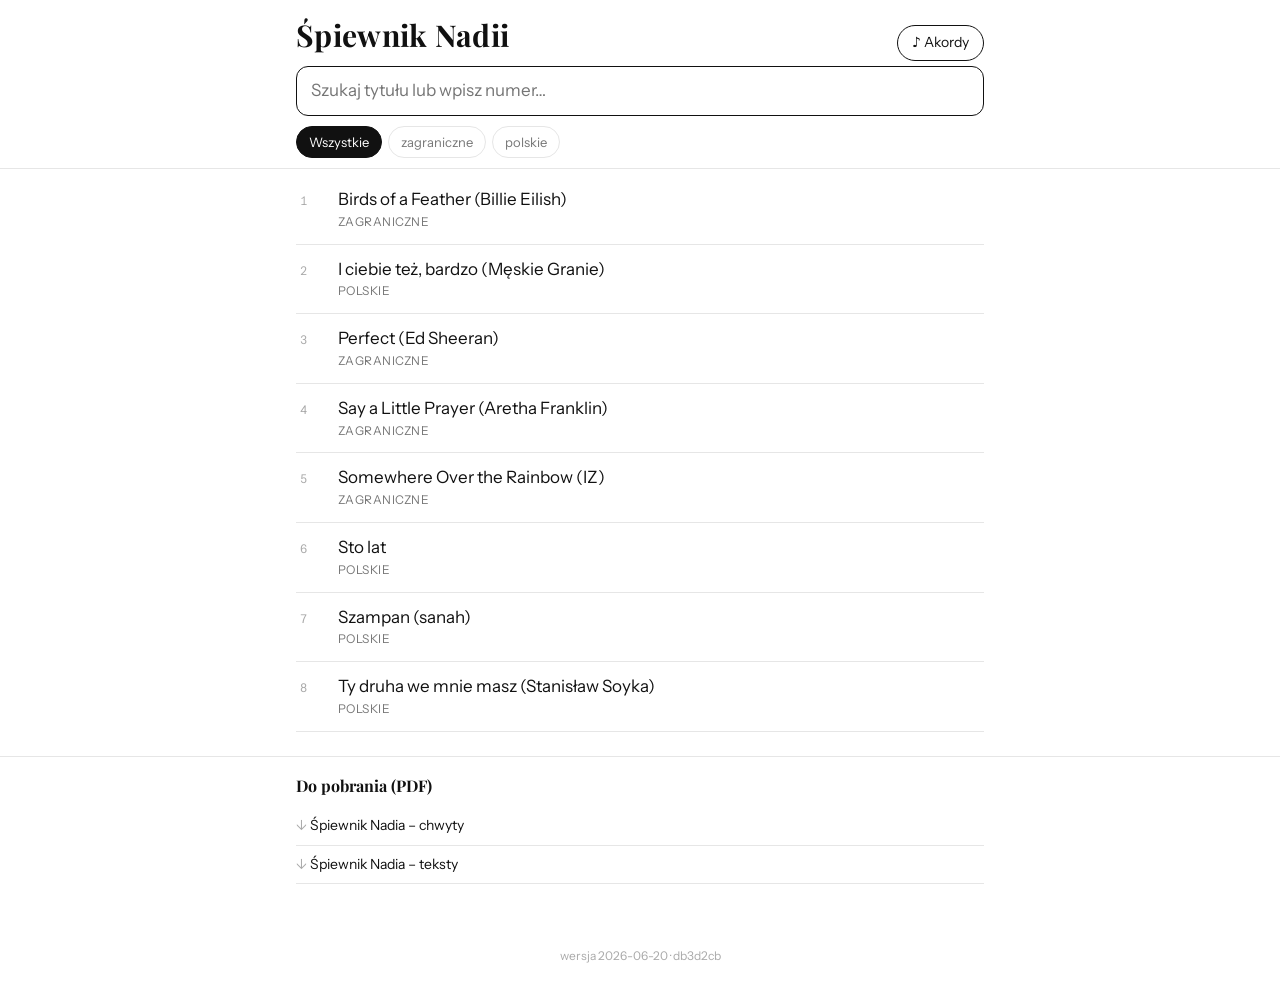
<file: docs/18-nadia/index.html>
<!doctype html>
<html lang="pl">
<head>
<meta charset="utf-8">
<meta name="viewport" content="width=device-width, initial-scale=1, viewport-fit=cover">
<meta name="theme-color" content="#ffffff">
<meta name="description" content="Śpiewnik z chwytami — wyszukaj pieśń lub wybierz po numerze.">
<title>Śpiewnik Nadii</title>
<link rel="stylesheet" href="style.css">
</head>
<body>
<header class="top"><div class="wrap">
  <div class="toprow"><h1>Śpiewnik Nadii</h1><button id="openChords" class="navbtn">♪ Akordy</button></div>
  <div class="searchbar"><input id="q" type="search" inputmode="search" enterkeyhint="search"
       placeholder="Szukaj tytułu lub wpisz numer…" autocomplete="off" autocapitalize="none"></div>
  <div class="filters" id="filters"></div>
</div></header>
<main class="wrap"><div id="list" class="list"></div></main>
<section class="downloads"><div class="wrap"><h2>Do pobrania (PDF)</h2><a href="pdf/Śpiewnik Nadia – chwyty.pdf" download>Śpiewnik Nadia – chwyty</a><a href="pdf/Śpiewnik Nadia – teksty.pdf" download>Śpiewnik Nadia – teksty</a></div></section>
<footer class="sitever"><div class="wrap">wersja 2026-06-20 · db3d2cb</div></footer>
<div id="songview" class="songview" hidden>
  <div class="songbar">
    <button id="back" class="iconbtn" aria-label="Wróć do listy">‹ Lista</button>
    <div class="songtools">
      <button id="toggleNotation" class="iconbtn" aria-pressed="false" title="Notacja polska / amerykańska">H↔B</button>
      <button id="toggleChords" class="iconbtn" aria-pressed="true">♪ chwyty</button>
      <button id="fontMinus" class="iconbtn" aria-label="Mniejszy tekst">A−</button>
      <button id="fontPlus" class="iconbtn" aria-label="Większy tekst">A+</button>
    </div>
  </div>
  <article id="song" class="song"></article>
</div>
<div id="chordsview" class="songview" hidden>
  <div class="songbar">
    <button id="chordsBack" class="iconbtn" aria-label="Wróć do listy">‹ Lista</button>
    <div class="songtools">
      <button id="toggleNotationCd" class="iconbtn" aria-pressed="false" title="Notacja polska / amerykańska">H↔B</button>
    </div>
  </div>
  <article id="chordsbody" class="chordsbody"></article>
</div>
<script>window.SONGS=[{"nr":1,"title":"Birds of a Feather (Billie Eilish)","section":"zagraniczne","keyfmt":"C-dur","q":"birds of a feather (billie eilish)","html":"<div class=\"ln\">[Intro]</div><div class=\"ln chordline\"><span class=\"ch\">C</span></div><div class=\"ln\"> (I want you to stay)</div><div class=\"ln blank\"></div><div class=\"ln\">[Verse 1]</div><div class=\"ln chordline\">              <span class=\"ch\">C</span></div><div class=\"ln\">I want you to stay</div><div class=\"ln chordline\">                <span class=\"ch\">a</span></div><div class=\"ln\">&#x27;Til I&#x27;m in the grave</div><div class=\"ln chordline\">            <span class=\"ch\">d</span></div><div class=\"ln\">&#x27;Til I rot away, dead and buried</div><div class=\"ln chordline\">                <span class=\"ch\">G</span></div><div class=\"ln\">&#x27;Til I&#x27;m in the casket you carry</div><div class=\"ln chordline\">                     <span class=\"ch\">C</span></div><div class=\"ln\">If you go, I&#x27;m goin&#x27; too, uh</div><div class=\"ln chordline\">                     <span class=\"ch\">a</span></div><div class=\"ln\">&#x27;Cause it was always you (Alright)</div><div class=\"ln chordline\">                   <span class=\"ch\">d</span></div><div class=\"ln\">And if I&#x27;m turnin&#x27; blue, please don&#x27;t save me</div><div class=\"ln chordline\">                <span class=\"ch\">G</span></div><div class=\"ln\">Nothin&#x27; left to lose without my baby</div><div class=\"ln blank\"></div><div class=\"ln\">[Refrain]</div><div class=\"ln chordline\"><span class=\"ch\">C</span>                                                    <span class=\"ch\">a</span></div><div class=\"ln\"> Birds of a feather, we should stick together, I know</div><div class=\"ln blank\"></div><div class=\"ln\">I said I&#x27;d never think I wasn&#x27;t better alone</div><div class=\"ln chordline\"><span class=\"ch\">d</span></div><div class=\"ln\">  Can&#x27;t change the weather, might not be forever</div><div class=\"ln chordline\">       <span class=\"ch\">G</span></div><div class=\"ln\">But if it&#x27;s forever, it&#x27;s even better</div><div class=\"ln blank\"></div><div class=\"ln\">[Pre-Chorus]</div><div class=\"ln chordline\"><span class=\"ch\">C</span>                                 <span class=\"ch\">a</span></div><div class=\"ln\"> And I don&#x27;t know what I&#x27;m cryin&#x27; for</div><div class=\"ln chordline\">                               <span class=\"ch\">d</span></div><div class=\"ln\">I don&#x27;t think I could love you more</div><div class=\"ln chordline\">                                 <span class=\"ch\">G</span></div><div class=\"ln\">It might not be long, but, baby, I</div><div class=\"ln blank\"></div><div class=\"ln\">[Chorus]</div><div class=\"ln chordline\">                                  <span class=\"ch\">C</span></div><div class=\"ln\">I&#x27;ll love you &#x27;til the day that I die</div><div class=\"ln chordline\">                    <span class=\"ch\">a</span></div><div class=\"ln\">&#x27;Til the day that I die</div><div class=\"ln chordline\">                         <span class=\"ch\">d</span></div><div class=\"ln\">&#x27;Til the light leaves my eyes</div><div class=\"ln chordline\">                    <span class=\"ch\">G</span></div><div class=\"ln\">&#x27;Til the day that I die</div><div class=\"ln blank\"></div><div class=\"ln\">[Verse 2]</div><div class=\"ln chordline\">              <span class=\"ch\">C</span></div><div class=\"ln\">I want you to see, <span class=\"ch\">hmm</span></div><div class=\"ln chordline\">                <span class=\"ch\">a</span></div><div class=\"ln\">How you look to me, <span class=\"ch\">hmm</span></div><div class=\"ln chordline\">               <span class=\"ch\">d</span></div><div class=\"ln\">You wouldn&#x27;t believe if I told ya</div><div class=\"ln chordline\">                   <span class=\"ch\">G</span></div><div class=\"ln\">You would keep the compliments I throw ya</div><div class=\"ln chordline\">                      <span class=\"ch\">C</span></div><div class=\"ln\">But you&#x27;re so full of shit, uh</div><div class=\"ln chordline\">               <span class=\"ch\">a</span></div><div class=\"ln\">Tell me it&#x27;s a bit, oh</div><div class=\"ln chordline\">                  <span class=\"ch\">d</span></div><div class=\"ln\">Say you don&#x27;t see it, your mind&#x27;s polluted</div><div class=\"ln chordline\">              <span class=\"ch\">G</span></div><div class=\"ln\">Say you wanna quit, don&#x27;t be stupid</div><div class=\"ln blank\"></div><div class=\"ln\">[Pre-Chorus]</div><div class=\"ln chordline\"><span class=\"ch\">C</span>                                 <span class=\"ch\">a</span></div><div class=\"ln\"> And I don&#x27;t know what I&#x27;m cryin&#x27; for</div><div class=\"ln chordline\">                               <span class=\"ch\">d</span></div><div class=\"ln\">I don&#x27;t think I could love you more</div><div class=\"ln chordline\">                              <span class=\"ch\">G</span></div><div class=\"ln\">Might not be long, but, baby, I</div><div class=\"ln chordline\">                    <span class=\"ch\">C</span></div><div class=\"ln\">Don&#x27;t wanna say goodbye</div><div class=\"ln blank\"></div><div class=\"ln\">[Chorus]</div><div class=\"ln chordline\">                                                      <span class=\"ch\">a</span></div><div class=\"ln\">Birds of a feather, we should stick together, I know</div><div class=\"ln chordline\">                                                   <span class=\"ch\">d</span></div><div class=\"ln\">I said I&#x27;d never think I wasn&#x27;t better alone</div><div class=\"ln chordline\">                                                <span class=\"ch\">G</span></div><div class=\"ln\">Can&#x27;t change the weather, might not be forever</div><div class=\"ln blank\"></div><div class=\"ln\">But if it&#x27;s forever, it&#x27;s even better</div><div class=\"ln blank\"></div><div class=\"ln\">[Post-Chorus]</div><div class=\"ln chordline\"><span class=\"ch\">C</span>                      <span class=\"ch\">a</span></div><div class=\"ln\"> I knew you in another life</div><div class=\"ln chordline\">                               <span class=\"ch\">d</span></div><div class=\"ln\">You had that same look in your eyes</div><div class=\"ln chordline\">                            <span class=\"ch\">G</span></div><div class=\"ln\">I love you, don&#x27;t act so surprised</div><div class=\"ln blank\"></div><div class=\"ln\">[Outro]</div><div class=\"ln chordline\"><span class=\"ch\">C</span> <span class=\"ch\">a</span> <span class=\"ch\">d</span> <span class=\"ch\">G</span></div>"},{"nr":2,"title":"I ciebie też, bardzo (Męskie Granie)","section":"polskie","keyfmt":"g-moll","q":"i ciebie tez, bardzo (meskie granie)","html":"<div class=\"ln\">[Zwrotka 1]</div><div class=\"ln chordline\"><span class=\"ch\">B</span></div><div class=\"ln\">  Otwieram oczy, idę</div><div class=\"ln chordline\"><span class=\"ch\">d</span></div><div class=\"ln\">  Widzę na jeden metr</div><div class=\"ln chordline\"><span class=\"ch\">B</span>                      <span class=\"ch\">d</span></div><div class=\"ln\">  Skoszona trawa, nudny dzień</div><div class=\"ln chordline\"><span class=\"ch\">B</span></div><div class=\"ln\">  Chyba po drodze minę</div><div class=\"ln chordline\"><span class=\"ch\">d</span></div><div class=\"ln\">  Stary znajomy brzeg</div><div class=\"ln chordline\"><span class=\"ch\">B</span>                       <span class=\"ch\">d</span></div><div class=\"ln\">  Za chwilę mamy spotkać się</div><div class=\"ln blank\"></div><div class=\"ln\">[Pre-chorus]</div><div class=\"ln\">Es</div><div class=\"ln\">Podaj rękę szybko padaj</div><div class=\"ln chordline\">                              <span class=\"ch\">B</span></div><div class=\"ln\">Nie dam rady w kilku słowach, wiesz</div><div class=\"ln\">Es</div><div class=\"ln\">Szkoda czasu, noc niemłoda</div><div class=\"ln chordline\">                              <span class=\"ch\">g</span>       <span class=\"ch\">F</span></div><div class=\"ln\">Musisz wiedzieć, że ja ciebie też</div><div class=\"ln blank\"></div><div class=\"ln\">[Refren]</div><div class=\"ln chordline\">             <span class=\"ch\">c</span>                  <span class=\"ch\">F</span></div><div class=\"ln\">Wiem, że nie chce się już dłużej bać</div><div class=\"ln\">         g            F           Es</div><div class=\"ln\">Nie chce tańczyć do melodii, którą znam</div><div class=\"ln chordline\">       <span class=\"ch\">c</span>                     <span class=\"ch\">F</span></div><div class=\"ln\">Jestem wolny, już mnie porwał wiatr</div><div class=\"ln\">  g          F       Es                    <span class=\"ch\">d</span> <span class=\"ch\">B</span></div><div class=\"ln\">Daleko, gdzie mleko rozlewa się wśród gwiazd</div><div class=\"ln blank\"></div><div class=\"ln\">[Zwrotka 2]</div><div class=\"ln\">Weszłam na jedną chwilę</div><div class=\"ln chordline\"><span class=\"ch\">d</span></div><div class=\"ln\">  Zostałam kilka lat</div><div class=\"ln chordline\"><span class=\"ch\">B</span>                         <span class=\"ch\">d</span></div><div class=\"ln\">  Strachy trzymały mnie za kark</div><div class=\"ln chordline\"><span class=\"ch\">B</span></div><div class=\"ln\">  Otwieram oczy idę</div><div class=\"ln chordline\"><span class=\"ch\">d</span></div><div class=\"ln\">  Przede mną stoisz ty</div><div class=\"ln chordline\"><span class=\"ch\">B</span>                    <span class=\"ch\">d</span></div><div class=\"ln\">  Zielona trawa dobre dni</div><div class=\"ln blank\"></div><div class=\"ln\">[Pre-chorus]</div><div class=\"ln\">Es</div><div class=\"ln\">Podam rękę szybko podam</div><div class=\"ln chordline\">                                 <span class=\"ch\">B</span></div><div class=\"ln\">Nie martw się, noc jeszcze młoda jest</div><div class=\"ln\">Es</div><div class=\"ln\">Szkoda czasu, mi nie szkoda</div><div class=\"ln chordline\">                              <span class=\"ch\">g</span>   <span class=\"ch\">F</span> <span class=\"ch\">c</span></div><div class=\"ln\">Musisz wiedzieć, że ja ciebie też</div><div class=\"ln blank\"></div><div class=\"ln\">[Bridge]</div><div class=\"ln chordline\">                <span class=\"ch\">F</span>    <span class=\"ch\">g</span></div><div class=\"ln\">I ciebie też, bardzo</div><div class=\"ln\">  F             Es   <span class=\"ch\">c</span></div><div class=\"ln\">I ciebie też, bardzo</div><div class=\"ln chordline\">               <span class=\"ch\">F</span>    <span class=\"ch\">g</span></div><div class=\"ln\">I ciebie też, bardzo</div><div class=\"ln\">  F             Es</div><div class=\"ln\">I ciebie też, bardzo</div><div class=\"ln blank\"></div><div class=\"ln\">[Refren]</div><div class=\"ln chordline\">        <span class=\"ch\">c</span>                      <span class=\"ch\">F</span></div><div class=\"ln\">Wiem że nie chce się już dłużej bać</div><div class=\"ln\">         g            F           Es</div><div class=\"ln\">Nie chce tańczyć do melodii, którą znam</div><div class=\"ln chordline\">       <span class=\"ch\">c</span>                    <span class=\"ch\">F</span></div><div class=\"ln\">Jestem wolny już mnie porwał wiatr</div><div class=\"ln\"> g           F        Es</div><div class=\"ln\">Daleko, gdzie mleko rozlewa się</div><div class=\"ln blank\"></div><div class=\"ln chordline\">            <span class=\"ch\">c</span>                  <span class=\"ch\">F</span></div><div class=\"ln\">Wiem że nie chce się już dłużej bać</div><div class=\"ln\">         g            F           Es</div><div class=\"ln\">Nie chce tańczyć do melodii, którą znam</div><div class=\"ln chordline\">       <span class=\"ch\">c</span>                    <span class=\"ch\">F</span></div><div class=\"ln\">Jestem wolny już mnie porwał wiatr</div><div class=\"ln\">   g         F       Es                     <span class=\"ch\">d</span></div><div class=\"ln\">Daleko, gdzie mleko rozlewa się wśród gwiazd</div><div class=\"ln blank\"></div><div class=\"ln\">[Outro]</div><div class=\"ln chordline\"><span class=\"ch\">B</span></div>"},{"nr":3,"title":"Perfect (Ed Sheeran)","section":"zagraniczne","keyfmt":"G-dur (capo 1)","q":"perfect (ed sheeran)","html":"<div class=\"ln chordline\">Capo 1st fret</div><div class=\"ln blank\"></div><div class=\"ln\">[Intro]</div><div class=\"ln chordline\"><span class=\"ch\">G</span></div><div class=\"ln blank\"></div><div class=\"ln\">[Verse 1]</div><div class=\"ln chordline\">          <span class=\"ch\">G</span>        <span class=\"ch\">e</span></div><div class=\"ln\">I found a love for me</div><div class=\"ln chordline\">              <span class=\"ch\">C</span>                            <span class=\"ch\">D</span></div><div class=\"ln\">Darling, just dive right in, and follow my lead</div><div class=\"ln chordline\">                <span class=\"ch\">G</span>          <span class=\"ch\">e</span></div><div class=\"ln\">Well, I found a girl beautiful and sweet</div><div class=\"ln chordline\">        <span class=\"ch\">C</span>                                     <span class=\"ch\">D</span></div><div class=\"ln\">I never knew you were the someone waiting for me</div><div class=\"ln blank\"></div><div class=\"ln\">[Pre-Chorus]</div><div class=\"ln chordline\">                                <span class=\"ch\">G</span></div><div class=\"ln\">Cause we were just kids when we fell in love</div><div class=\"ln chordline\">            <span class=\"ch\">e</span>                      <span class=\"ch\">C</span>                <span class=\"ch\">G</span>  <span class=\"ch\">D</span></div><div class=\"ln\">Not knowing what it was, I will not give you up this ti-ime</div><div class=\"ln chordline\">             <span class=\"ch\">G</span>                           <span class=\"ch\">e</span></div><div class=\"ln\">Darling just kiss me slow, your heart is all I own</div><div class=\"ln chordline\">            <span class=\"ch\">C</span>                     <span class=\"ch\">D</span></div><div class=\"ln\">And in your eyes you&#x27;re holding mine</div><div class=\"ln blank\"></div><div class=\"ln\">[Chorus]</div><div class=\"ln chordline\">      <span class=\"ch\">e</span>   <span class=\"ch\">C</span>             <span class=\"ch\">G</span>          <span class=\"ch\">D</span>              <span class=\"ch\">e</span></div><div class=\"ln\">Baby, I&#x27;m dancing in the dark, with you between my arms</div><div class=\"ln chordline\"><span class=\"ch\">C</span>                <span class=\"ch\">G</span>     <span class=\"ch\">D</span>                <span class=\"ch\">e</span></div><div class=\"ln\">Barefoot on the grass, listening to our favourite song</div><div class=\"ln chordline\">          <span class=\"ch\">C</span>                <span class=\"ch\">G</span>                 <span class=\"ch\">D</span>              <span class=\"ch\">e</span></div><div class=\"ln\">When you said you looked a mess, I whispered underneath my breath</div><div class=\"ln chordline\">         <span class=\"ch\">C</span>                <span class=\"ch\">G</span>        <span class=\"ch\">D</span>          <span class=\"ch\">G</span></div><div class=\"ln\">But you heard it, darling you look perfect tonight</div><div class=\"ln blank\"></div><div class=\"ln\">|(G) <span class=\"ch\">D/Fis</span> <span class=\"ch\">e</span> <span class=\"ch\">D</span> <span class=\"ch\">|</span> <span class=\"ch\">C</span>  <span class=\"ch\">D</span>  <span class=\"ch\">|</span></div><div class=\"ln blank\"></div><div class=\"ln\">[Verse 2]</div><div class=\"ln chordline\">                <span class=\"ch\">G</span>                    <span class=\"ch\">e</span></div><div class=\"ln\">Well, I found a woman, stronger than anyone I know</div><div class=\"ln chordline\">              <span class=\"ch\">C</span>                                          <span class=\"ch\">D</span></div><div class=\"ln\">She shares my dreams, I hope that someday I&#x27;ll share her home</div><div class=\"ln chordline\">           <span class=\"ch\">G</span>             <span class=\"ch\">e</span></div><div class=\"ln\">I found a love, to carry more than just my secrets</div><div class=\"ln chordline\">         <span class=\"ch\">C</span>                              <span class=\"ch\">D</span></div><div class=\"ln\">To carry love, to carry children of our own</div><div class=\"ln blank\"></div><div class=\"ln\">[Pre-Chorus]</div><div class=\"ln chordline\">                             <span class=\"ch\">G</span>                     <span class=\"ch\">e</span></div><div class=\"ln\">We are still kids, but we&#x27;re so in love, fighting against all odds</div><div class=\"ln chordline\">             <span class=\"ch\">C</span>               <span class=\"ch\">G</span>  <span class=\"ch\">D</span></div><div class=\"ln\">I know we&#x27;ll be alright this ti-ime</div><div class=\"ln chordline\">             <span class=\"ch\">G</span>                              <span class=\"ch\">e</span></div><div class=\"ln\">Darling just hold my hand, be my girl, I&#x27;ll be your man</div><div class=\"ln chordline\">         <span class=\"ch\">C</span>               <span class=\"ch\">D</span></div><div class=\"ln\">I see my future in your eyes</div><div class=\"ln blank\"></div><div class=\"ln\">[Chorus]</div><div class=\"ln chordline\">      <span class=\"ch\">e</span>   <span class=\"ch\">C</span>              <span class=\"ch\">G</span>         <span class=\"ch\">D</span>              <span class=\"ch\">e</span></div><div class=\"ln\">Baby, I&#x27;m dancing in the dark, with you between my arms</div><div class=\"ln chordline\"><span class=\"ch\">C</span>                <span class=\"ch\">G</span>     <span class=\"ch\">D</span>                <span class=\"ch\">e</span></div><div class=\"ln\">Barefoot on the grass, listening to our favourite song</div><div class=\"ln chordline\">        <span class=\"ch\">C</span>                <span class=\"ch\">G</span>                <span class=\"ch\">D</span></div><div class=\"ln\">When I saw you in that dress, looking so beautiful</div><div class=\"ln chordline\">  <span class=\"ch\">e</span>       <span class=\"ch\">C</span>                  <span class=\"ch\">G</span>        <span class=\"ch\">D</span>          <span class=\"ch\">G</span></div><div class=\"ln\">I don&#x27;t deserve this, darling you look perfect tonight</div><div class=\"ln blank\"></div><div class=\"ln\">[Interlude]</div><div class=\"ln\">|(G) | G | e | % <span class=\"ch\">|</span></div><div class=\"ln\">| C  | % | D  | % <span class=\"ch\">|</span></div><div class=\"ln blank\"></div><div class=\"ln\">[Chorus]</div><div class=\"ln chordline\">      <span class=\"ch\">e</span>   <span class=\"ch\">C</span>              <span class=\"ch\">G</span>         <span class=\"ch\">D</span>              <span class=\"ch\">e</span></div><div class=\"ln\">Baby, I&#x27;m dancing in the dark, with you between my arms</div><div class=\"ln chordline\"><span class=\"ch\">C</span>                <span class=\"ch\">G</span>     <span class=\"ch\">D</span>                <span class=\"ch\">e</span></div><div class=\"ln\">Barefoot on the grass, listening to our favourite song</div><div class=\"ln chordline\">        <span class=\"ch\">C</span>              <span class=\"ch\">G</span>               <span class=\"ch\">D</span>             <span class=\"ch\">e</span></div><div class=\"ln\">I have faith in what I see, now I know I have met an angel</div><div class=\"ln chordline\">    <span class=\"ch\">C</span>          <span class=\"ch\">G</span>         <span class=\"ch\">D</span></div><div class=\"ln\">In person, and she looks perfect</div>"},{"nr":4,"title":"Say a Little Prayer (Aretha Franklin)","section":"zagraniczne","keyfmt":"e-moll","q":"say a little prayer (aretha franklin)","html":"<div class=\"ln\">[Intro]</div><div class=\"ln chordline\"><span class=\"ch\">e</span></div><div class=\"ln blank\"></div><div class=\"ln\">[Verse 1]</div><div class=\"ln chordline\"><span class=\"ch\">e</span>                <span class=\"ch\">a</span></div><div class=\"ln\">The moment I wake up</div><div class=\"ln chordline\">             <span class=\"ch\">D</span>        <span class=\"ch\">G</span></div><div class=\"ln\">Before I put on my makeup</div><div class=\"ln chordline\">   <span class=\"ch\">C</span>                      <span class=\"ch\">H</span></div><div class=\"ln\">I say a little prayer for you</div><div class=\"ln chordline\"><span class=\"ch\">e</span>              <span class=\"ch\">a</span></div><div class=\"ln\">While combing my hair, now</div><div class=\"ln chordline\">                     <span class=\"ch\">D</span>       <span class=\"ch\">G</span></div><div class=\"ln\">And wondering what dress to wear, now</div><div class=\"ln chordline\">   <span class=\"ch\">C</span>                  <span class=\"ch\">H</span></div><div class=\"ln\">I say a little prayer for you</div><div class=\"ln blank\"></div><div class=\"ln\">[Chorus]</div><div class=\"ln chordline\">   <span class=\"ch\">C</span>        <span class=\"ch\">D</span>            <span class=\"ch\">D</span>          <span class=\"ch\">e</span></div><div class=\"ln\">Forever and ever, you&#x27;ll stay in my heart</div><div class=\"ln chordline\">    <span class=\"ch\">G</span>       <span class=\"ch\">h</span></div><div class=\"ln\">and I will love you</div><div class=\"ln chordline\">   <span class=\"ch\">C</span>        <span class=\"ch\">D</span>        <span class=\"ch\">D</span>          <span class=\"ch\">e</span></div><div class=\"ln\">Forever and ever, we never will part</div><div class=\"ln chordline\">    <span class=\"ch\">G</span>        <span class=\"ch\">h</span></div><div class=\"ln\">Oh, how I&#x27;ll love you</div><div class=\"ln chordline\">  <span class=\"ch\">C</span>         <span class=\"ch\">D</span>              <span class=\"ch\">D</span>           <span class=\"ch\">e</span></div><div class=\"ln\">Together, together, that&#x27;s how it must be</div><div class=\"ln chordline\">    <span class=\"ch\">G</span>       <span class=\"ch\">h</span></div><div class=\"ln\">To live without you</div><div class=\"ln chordline\">      <span class=\"ch\">C</span>         <span class=\"ch\">a</span>             <span class=\"ch\">H</span></div><div class=\"ln\">Would only mean heartbreak for me</div><div class=\"ln blank\"></div><div class=\"ln\">[Verse 2]</div><div class=\"ln chordline\"><span class=\"ch\">e</span>             <span class=\"ch\">a</span></div><div class=\"ln\">I run for the bus, dear</div><div class=\"ln chordline\">                <span class=\"ch\">D</span>       <span class=\"ch\">G</span></div><div class=\"ln\">While riding I think of us, dear</div><div class=\"ln chordline\"><span class=\"ch\">C</span>                         <span class=\"ch\">H</span></div><div class=\"ln\">I say a little prayer for you</div><div class=\"ln chordline\"><span class=\"ch\">e</span>            <span class=\"ch\">a</span></div><div class=\"ln\">At work I just take time</div><div class=\"ln chordline\">                   <span class=\"ch\">D</span>       <span class=\"ch\">G</span></div><div class=\"ln\">And all through my coffee break-time</div><div class=\"ln chordline\">   <span class=\"ch\">C</span>                      <span class=\"ch\">H</span></div><div class=\"ln\">I say a little prayer for you</div><div class=\"ln blank\"></div><div class=\"ln\">[Chorus]</div><div class=\"ln chordline\">   <span class=\"ch\">C</span>        <span class=\"ch\">D</span>            <span class=\"ch\">D</span>          <span class=\"ch\">e</span></div><div class=\"ln\">Forever and ever, you&#x27;ll stay in my heart</div><div class=\"ln chordline\">    <span class=\"ch\">G</span>       <span class=\"ch\">h</span></div><div class=\"ln\">and I will love you</div><div class=\"ln chordline\">   <span class=\"ch\">C</span>        <span class=\"ch\">D</span>        <span class=\"ch\">D</span>          <span class=\"ch\">e</span></div><div class=\"ln\">Forever and ever, we never will part</div><div class=\"ln chordline\">     <span class=\"ch\">G</span>       <span class=\"ch\">h</span></div><div class=\"ln\">Oh, how I&#x27;ll love you</div><div class=\"ln chordline\">  <span class=\"ch\">C</span>         <span class=\"ch\">D</span>              <span class=\"ch\">D</span>           <span class=\"ch\">e</span></div><div class=\"ln\">Together, together, that&#x27;s how it must be</div><div class=\"ln chordline\">    <span class=\"ch\">G</span>       <span class=\"ch\">h</span></div><div class=\"ln\">To live without you</div><div class=\"ln chordline\">      <span class=\"ch\">C</span>         <span class=\"ch\">a</span>             <span class=\"ch\">H</span></div><div class=\"ln\">Would only mean heartbreak for me</div><div class=\"ln blank\"></div><div class=\"ln\">[Bridge]</div><div class=\"ln chordline\"><span class=\"ch\">e</span>             <span class=\"ch\">a</span></div><div class=\"ln\">My darling, believe me</div><div class=\"ln chordline\">                   <span class=\"ch\">D</span></div><div class=\"ln\">For me there is no one</div><div class=\"ln chordline\">     <span class=\"ch\">G</span></div><div class=\"ln\">But you...</div><div class=\"ln chordline\">              <span class=\"ch\">e</span></div><div class=\"ln\">Please love me too</div><div class=\"ln chordline\">                 <span class=\"ch\">G</span></div><div class=\"ln\">I&#x27;m in love with you</div><div class=\"ln blank\"></div><div class=\"ln\">Answer my prayer now, baby</div><div class=\"ln chordline\">                <span class=\"ch\">e</span></div><div class=\"ln\">Say you love me too</div>"},{"nr":5,"title":"Somewhere Over the Rainbow (IZ)","section":"zagraniczne","keyfmt":"F-dur","q":"somewhere over the rainbow (iz)","html":"<div class=\"ln\">[Intro]</div><div class=\"ln chordline\"><span class=\"ch\">F</span>  <span class=\"ch\">Fmaj7</span>  <span class=\"ch\">d</span>  <span class=\"ch\">B</span>  <span class=\"ch\">F</span>  <span class=\"ch\">C</span></div><div class=\"ln chordline\"><span class=\"ch\">d</span>  <span class=\"ch\">B</span>  <span class=\"ch\">Badd9</span> <span class=\"ch\">B</span></div><div class=\"ln blank\"></div><div class=\"ln\">Intro part 2:</div><div class=\"ln chordline\"><span class=\"ch\">F</span>  <span class=\"ch\">a</span>  <span class=\"ch\">B</span>  <span class=\"ch\">F</span></div><div class=\"ln\">Oooo, oooo, oooo...</div><div class=\"ln chordline\"><span class=\"ch\">B</span>  <span class=\"ch\">A7</span>  <span class=\"ch\">d</span>  <span class=\"ch\">B</span></div><div class=\"ln\">Oooo, oooo, oooo...</div><div class=\"ln blank\"></div><div class=\"ln\">[Verse]</div><div class=\"ln chordline\"><span class=\"ch\">F</span>         <span class=\"ch\">a</span></div><div class=\"ln\">Somewhere over the rainbow</div><div class=\"ln chordline\"><span class=\"ch\">B</span>         <span class=\"ch\">F</span></div><div class=\"ln\">   Way up high</div><div class=\"ln chordline\"><span class=\"ch\">B</span>       <span class=\"ch\">F</span></div><div class=\"ln\">And the dreams that you dream of</div><div class=\"ln chordline\"><span class=\"ch\">C</span>          <span class=\"ch\">d</span>      <span class=\"ch\">B</span></div><div class=\"ln\">Once in a lullaby...</div><div class=\"ln blank\"></div><div class=\"ln chordline\">     <span class=\"ch\">F</span>        <span class=\"ch\">a</span></div><div class=\"ln\">Oh, somewhere over the rainbow</div><div class=\"ln chordline\"><span class=\"ch\">B</span>             <span class=\"ch\">F</span></div><div class=\"ln\">   Blue birds fly</div><div class=\"ln chordline\"><span class=\"ch\">B</span>        <span class=\"ch\">F</span></div><div class=\"ln\">And the dreams that you dream of</div><div class=\"ln chordline\"><span class=\"ch\">C</span>                     <span class=\"ch\">d</span>    <span class=\"ch\">B</span></div><div class=\"ln\">Dreams really do come true...</div><div class=\"ln blank\"></div><div class=\"ln chordline\">     <span class=\"ch\">F</span></div><div class=\"ln\">Someday I&#x27;ll wish upon a star</div><div class=\"ln chordline\"><span class=\"ch\">C</span>                                  <span class=\"ch\">d</span>   <span class=\"ch\">B</span></div><div class=\"ln\">Wake up where the clouds are far behind me</div><div class=\"ln chordline\">      <span class=\"ch\">F</span></div><div class=\"ln\">Where trouble melts like lemon drops</div><div class=\"ln chordline\"><span class=\"ch\">C</span></div><div class=\"ln\">High above the chimney tops</div><div class=\"ln chordline\">       <span class=\"ch\">d</span>           <span class=\"ch\">B</span></div><div class=\"ln\">That&#x27;s where you&#x27;ll find me</div><div class=\"ln chordline\">    <span class=\"ch\">F</span>         <span class=\"ch\">a</span></div><div class=\"ln\">Oh, somewhere over the rainbow</div><div class=\"ln chordline\"><span class=\"ch\">B</span>             <span class=\"ch\">F</span></div><div class=\"ln\">   Blue birds fly</div><div class=\"ln chordline\"><span class=\"ch\">B</span>       <span class=\"ch\">F</span></div><div class=\"ln\">And the dream that you dare to</div><div class=\"ln chordline\"><span class=\"ch\">C</span>               <span class=\"ch\">d</span>   <span class=\"ch\">B</span></div><div class=\"ln\">Why oh why can&#x27;t I...</div><div class=\"ln blank\"></div><div class=\"ln chordline\">     <span class=\"ch\">F</span></div><div class=\"ln\">Someday I&#x27;ll wish upon a star</div><div class=\"ln chordline\"><span class=\"ch\">C</span>                                  <span class=\"ch\">d</span>   <span class=\"ch\">B</span></div><div class=\"ln\">Wake up where the clouds are far behind me</div><div class=\"ln chordline\">      <span class=\"ch\">F</span></div><div class=\"ln\">Where trouble melts like lemon drops</div><div class=\"ln chordline\"><span class=\"ch\">C</span></div><div class=\"ln\">High above the chimney tops</div><div class=\"ln chordline\">       <span class=\"ch\">d</span>           <span class=\"ch\">B</span></div><div class=\"ln\">That&#x27;s where you&#x27;ll find me</div><div class=\"ln chordline\">    <span class=\"ch\">F</span>         <span class=\"ch\">a</span></div><div class=\"ln\">Oh, somewhere over the rainbow</div><div class=\"ln chordline\"><span class=\"ch\">B</span>          <span class=\"ch\">F</span></div><div class=\"ln\">   Way up high</div><div class=\"ln chordline\"><span class=\"ch\">B</span>       <span class=\"ch\">F</span></div><div class=\"ln\">And the dreams that you dare to</div><div class=\"ln chordline\">  <span class=\"ch\">C</span>         <span class=\"ch\">d</span>   <span class=\"ch\">B</span></div><div class=\"ln\">Why oh why can&#x27;t I</div><div class=\"ln blank\"></div><div class=\"ln\">[Outro]</div><div class=\"ln chordline\"><span class=\"ch\">F</span>  <span class=\"ch\">a</span>  <span class=\"ch\">B</span>  <span class=\"ch\">F</span></div><div class=\"ln\">Oooo, oooo, oooo...</div><div class=\"ln chordline\"><span class=\"ch\">B</span>  <span class=\"ch\">A7</span>  <span class=\"ch\">d</span>  <span class=\"ch\">B</span></div><div class=\"ln\">Oooo, oooo, oooo...</div>"},{"nr":6,"title":"Sto lat","section":"polskie","keyfmt":"C-dur","q":"sto lat","html":"<div class=\"ln\">[Zwrotka 1]</div><div class=\"ln chordline\"><span class=\"ch\">C</span>                                  <span class=\"ch\">G</span></div><div class=\"ln\">Sto lat, sto lat, niech żyje, żyje nam</div><div class=\"ln chordline\"><span class=\"ch\">G</span>                                  <span class=\"ch\">C</span></div><div class=\"ln\">Sto lat, sto lat, niech żyje, żyje nam</div><div class=\"ln chordline\"><span class=\"ch\">C</span>                                          <span class=\"ch\">F</span></div><div class=\"ln\">Jeszcze raz, jeszcze raz, niech żyje, żyje nam</div><div class=\"ln chordline\"><span class=\"ch\">G</span>          <span class=\"ch\">C</span></div><div class=\"ln\">Niech żyje nam</div><div class=\"ln blank\"></div><div class=\"ln\">[Zwrotka 2]</div><div class=\"ln chordline\"><span class=\"ch\">C</span>                 <span class=\"ch\">d</span></div><div class=\"ln\">Sto lat, sto lat, sto lat</div><div class=\"ln chordline\">         <span class=\"ch\">G</span>            <span class=\"ch\">C</span></div><div class=\"ln\">Sto lat, niechaj żyje nam</div><div class=\"ln chordline\">           <span class=\"ch\">F</span>    <span class=\"ch\">G</span>          <span class=\"ch\">C</span></div><div class=\"ln\">Niech żyje nam, niech żyje nam</div><div class=\"ln chordline\"><span class=\"ch\">a</span>                    <span class=\"ch\">d</span></div><div class=\"ln\">W zdrowiu, szczęściu, pomyślności</div><div class=\"ln chordline\"><span class=\"ch\">G</span>            <span class=\"ch\">C</span></div><div class=\"ln\">Niechaj żyje nam</div><div class=\"ln chordline\">           <span class=\"ch\">F</span>    <span class=\"ch\">G</span>          <span class=\"ch\">C</span></div><div class=\"ln\">Niech żyje nam, niech żyje nam</div><div class=\"ln chordline\"><span class=\"ch\">a</span>                    <span class=\"ch\">d</span></div><div class=\"ln\">W zdrowiu, szczęściu, pomyślności</div><div class=\"ln chordline\"><span class=\"ch\">G</span>            <span class=\"ch\">C</span></div><div class=\"ln\">Niechaj żyje nam</div><div class=\"ln blank\"></div><div class=\"ln\">[Zwrotka 3]</div><div class=\"ln chordline\"><span class=\"ch\">C</span></div><div class=\"ln\">Niech mu gwiazdka pomyślności</div><div class=\"ln chordline\"><span class=\"ch\">F</span>           <span class=\"ch\">C</span></div><div class=\"ln\">Nigdy nie zagaśnie</div><div class=\"ln chordline\"><span class=\"ch\">F</span>           <span class=\"ch\">C</span></div><div class=\"ln\">Nigdy nie zagaśnie</div><div class=\"ln chordline\"><span class=\"ch\">G</span>            <span class=\"ch\">C</span></div><div class=\"ln\">A kto z nami nie wypije</div><div class=\"ln chordline\"><span class=\"ch\">G</span>               <span class=\"ch\">C</span></div><div class=\"ln\">Niech go piorun trzaśnie</div><div class=\"ln chordline\"><span class=\"ch\">G</span>            <span class=\"ch\">C</span></div><div class=\"ln\">A kto z nami nie wypije</div><div class=\"ln chordline\"><span class=\"ch\">G</span>               <span class=\"ch\">C</span></div><div class=\"ln\">Niech go piorun trzaśnie</div><div class=\"ln blank\"></div><div class=\"ln\">[Zwrotka 4]</div><div class=\"ln chordline\">  <span class=\"ch\">C</span>               <span class=\"ch\">G</span></div><div class=\"ln\">I jeszcze jeden i jeszcze raz</div><div class=\"ln chordline\">                       <span class=\"ch\">C</span></div><div class=\"ln\">Sto lat, sto lat niech żyje nam</div><div class=\"ln chordline\">         <span class=\"ch\">F</span>        <span class=\"ch\">G</span>                  <span class=\"ch\">C</span></div><div class=\"ln\">Sto lat, sto lat, sto lat niech żyje nam</div><div class=\"ln chordline\">  <span class=\"ch\">C</span>               <span class=\"ch\">G</span></div><div class=\"ln\">I jeszcze jeden i jeszcze raz</div><div class=\"ln chordline\">                       <span class=\"ch\">C</span></div><div class=\"ln\">Sto lat, sto lat niech żyje nam</div><div class=\"ln chordline\">         <span class=\"ch\">F</span>        <span class=\"ch\">G</span>                  <span class=\"ch\">C</span></div><div class=\"ln\">Sto lat, sto lat, sto lat niech żyje nam</div><div class=\"ln blank\"></div>"},{"nr":7,"title":"Szampan (sanah)","section":"polskie","keyfmt":"cis-moll","q":"szampan (sanah)","html":"<div class=\"ln\">[Zwrotka 1]</div><div class=\"ln chordline\">  <span class=\"ch\">cis</span>     <span class=\"ch\">E</span></div><div class=\"ln\">Pod górkę mam</div><div class=\"ln chordline\">   <span class=\"ch\">A</span>                   <span class=\"ch\">fis</span></div><div class=\"ln\">Ale na to się pisałam,  tak czy siak</div><div class=\"ln chordline\"> <span class=\"ch\">cis</span>        <span class=\"ch\">E</span></div><div class=\"ln\">Do biegu start</div><div class=\"ln chordline\"> <span class=\"ch\">A</span>                <span class=\"ch\">fis</span></div><div class=\"ln\">Sama drogę tę wybrałam</div><div class=\"ln chordline\">         <span class=\"ch\">cis</span>    <span class=\"ch\">E</span></div><div class=\"ln\">Chciałam tak</div><div class=\"ln chordline\">       <span class=\"ch\">A</span>            <span class=\"ch\">fis</span>            <span class=\"ch\">cis</span>    <span class=\"ch\">E</span></div><div class=\"ln\">Czy na moje łzy ja znajdę jeszcze czas?</div><div class=\"ln chordline\">          <span class=\"ch\">A</span></div><div class=\"ln\">Czy na łzy ja znajdę czas?</div><div class=\"ln blank\"></div><div class=\"ln\">[Refren]</div><div class=\"ln chordline\"> <span class=\"ch\">fis</span></div><div class=\"ln\">Szampan wylewa się</div><div class=\"ln chordline\"><span class=\"ch\">A</span></div><div class=\"ln\">Toast mogę wznieść</div><div class=\"ln chordline\">      <span class=\"ch\">cis</span></div><div class=\"ln\">A ten gość mówi coś</div><div class=\"ln chordline\"><span class=\"ch\">H</span></div><div class=\"ln\">O co mu chodzi?</div><div class=\"ln chordline\"> <span class=\"ch\">fis</span></div><div class=\"ln\">Ktoś tu dissuje mnie</div><div class=\"ln chordline\"><span class=\"ch\">A</span></div><div class=\"ln\">Niech gada co chce</div><div class=\"ln chordline\">        <span class=\"ch\">cis</span></div><div class=\"ln\">A ten gość mówi coś</div><div class=\"ln chordline\"><span class=\"ch\">H</span></div><div class=\"ln\">Spoko, nie szkodzi</div><div class=\"ln chordline\"> <span class=\"ch\">fis</span>          <span class=\"ch\">A</span></div><div class=\"ln\">Zamykam oczy, byłeś uroczy</div><div class=\"ln chordline\"> <span class=\"ch\">cis</span>          <span class=\"ch\">H</span></div><div class=\"ln\">Będę udawać, że już nie boli</div><div class=\"ln chordline\"> <span class=\"ch\">fis</span></div><div class=\"ln\">Szampan wylewa się</div><div class=\"ln chordline\"><span class=\"ch\">A</span></div><div class=\"ln\">Toast mogę wznieść</div><div class=\"ln chordline\">        <span class=\"ch\">cis</span></div><div class=\"ln\">A ten gość mówi coś</div><div class=\"ln chordline\"> <span class=\"ch\">H</span></div><div class=\"ln\">O co mu chodzi?</div><div class=\"ln blank\"></div><div class=\"ln chordline\"><span class=\"ch\">fis</span>  <span class=\"ch\">A</span>  <span class=\"ch\">cis</span></div><div class=\"ln blank\"></div><div class=\"ln chordline\"> <span class=\"ch\">H</span></div><div class=\"ln\">O co mu chodzi?</div><div class=\"ln blank\"></div><div class=\"ln\">[Zwrotka 2]</div><div class=\"ln chordline\"> <span class=\"ch\">cis</span>        <span class=\"ch\">E</span></div><div class=\"ln\">I znów ten typ</div><div class=\"ln chordline\">       <span class=\"ch\">A</span>               <span class=\"ch\">fis</span></div><div class=\"ln\">On szepcze &quot;pronto, pronto musisz iść&quot;</div><div class=\"ln chordline\"> <span class=\"ch\">cis</span>           <span class=\"ch\">E</span></div><div class=\"ln\">A brak mi sił</div><div class=\"ln chordline\">           <span class=\"ch\">A</span>           <span class=\"ch\">fis</span>        <span class=\"ch\">cis</span>     <span class=\"ch\">E</span></div><div class=\"ln\">Ten szampan coś za łatwo wchodził mi</div><div class=\"ln chordline\">         <span class=\"ch\">A</span>          <span class=\"ch\">fis</span>           <span class=\"ch\">cis</span></div><div class=\"ln\">Czy na pożegnanie znajdę jeszcze czas?</div><div class=\"ln chordline\"> <span class=\"ch\">E</span>          <span class=\"ch\">A</span></div><div class=\"ln\">Spojrzę się ostatni raz</div><div class=\"ln blank\"></div><div class=\"ln\">[Refren]</div><div class=\"ln chordline\"><span class=\"ch\">fis</span></div><div class=\"ln\">Szampan wylewa się</div><div class=\"ln chordline\"><span class=\"ch\">A</span></div><div class=\"ln\">Toast mogę wznieść</div><div class=\"ln chordline\">      <span class=\"ch\">cis</span></div><div class=\"ln\">A ten gość mówi coś</div><div class=\"ln chordline\"><span class=\"ch\">H</span></div><div class=\"ln\">O co mu chodzi?</div><div class=\"ln chordline\"> <span class=\"ch\">fis</span></div><div class=\"ln\">Ktoś tu dissuje mnie</div><div class=\"ln chordline\"><span class=\"ch\">A</span></div><div class=\"ln\">Niech gada co chce</div><div class=\"ln chordline\">        <span class=\"ch\">cis</span></div><div class=\"ln\">A ten gość mówi coś</div><div class=\"ln chordline\"><span class=\"ch\">H</span></div><div class=\"ln\">Spoko, nie szkodzi</div><div class=\"ln chordline\"> <span class=\"ch\">fis</span>          <span class=\"ch\">A</span></div><div class=\"ln\">Zamykam oczy, byłeś uroczy</div><div class=\"ln chordline\"> <span class=\"ch\">cis</span>          <span class=\"ch\">H</span></div><div class=\"ln\">Będę udawać, że już nie boli</div><div class=\"ln chordline\"> <span class=\"ch\">fis</span></div><div class=\"ln\">Szampan wylewa się</div><div class=\"ln chordline\"><span class=\"ch\">A</span></div><div class=\"ln\">Toast mogę wznieść</div><div class=\"ln chordline\">        <span class=\"ch\">cis</span></div><div class=\"ln\">A ten gość mówi coś</div><div class=\"ln chordline\"> <span class=\"ch\">H</span></div><div class=\"ln\">O co mu chodzi?</div><div class=\"ln blank\"></div><div class=\"ln chordline\"><span class=\"ch\">fis</span>  <span class=\"ch\">A</span>  <span class=\"ch\">cis</span></div><div class=\"ln blank\"></div><div class=\"ln chordline\"> <span class=\"ch\">H</span></div><div class=\"ln\">O co mu chodzi?</div><div class=\"ln blank\"></div><div class=\"ln chordline\"> <span class=\"ch\">fis</span></div><div class=\"ln\">Szampan wylewa się</div><div class=\"ln chordline\"><span class=\"ch\">A</span></div><div class=\"ln\">Toast mogę wznieść</div><div class=\"ln chordline\">      <span class=\"ch\">cis</span></div><div class=\"ln\">A ten gość mówi coś</div><div class=\"ln chordline\"><span class=\"ch\">H</span></div><div class=\"ln\">O co mu chodzi?</div><div class=\"ln chordline\"> <span class=\"ch\">fis</span></div><div class=\"ln\">Ktoś tu dissuje mnie</div><div class=\"ln chordline\"><span class=\"ch\">A</span></div><div class=\"ln\">Niech gada co chce</div><div class=\"ln chordline\">        <span class=\"ch\">cis</span></div><div class=\"ln\">A ten gość mówi coś</div><div class=\"ln chordline\"><span class=\"ch\">H</span></div><div class=\"ln\">Spoko, nie szkodzi</div><div class=\"ln chordline\"> <span class=\"ch\">fis</span>          <span class=\"ch\">A</span></div><div class=\"ln\">Zamykam oczy, byłeś uroczy</div><div class=\"ln chordline\"> <span class=\"ch\">cis</span>          <span class=\"ch\">H</span></div><div class=\"ln\">Będę udawać, że już nie boli</div><div class=\"ln chordline\"> <span class=\"ch\">fis</span></div><div class=\"ln\">Szampan wylewa się</div><div class=\"ln chordline\"><span class=\"ch\">A</span></div><div class=\"ln\">Toast mogę wznieść</div><div class=\"ln chordline\">        <span class=\"ch\">cis</span></div><div class=\"ln\">A ten gość mówi coś</div><div class=\"ln chordline\"> <span class=\"ch\">H</span></div><div class=\"ln\">O co mu chodzi?</div>"},{"nr":8,"title":"Ty druha we mnie masz (Stanisław Soyka)","section":"polskie","keyfmt":"C-dur","q":"ty druha we mnie masz (stanisaw soyka)","html":"<div class=\"ln\">[Intro]</div><div class=\"ln chordline\"><span class=\"ch\">C</span>   <span class=\"ch\">E7</span>   <span class=\"ch\">a</span>   <span class=\"ch\">A</span>   <span class=\"ch\">C</span>   <span class=\"ch\">G</span>   <span class=\"ch\">C</span>   <span class=\"ch\">H</span>   <span class=\"ch\">A</span></div><div class=\"ln blank\"></div><div class=\"ln\">[Verse 1]</div><div class=\"ln chordline\"><span class=\"ch\">C</span>          <span class=\"ch\">G7+5</span>   <span class=\"ch\">C</span></div><div class=\"ln\">Ty druha we mnie masz</div><div class=\"ln chordline\"><span class=\"ch\">F</span>            <span class=\"ch\">G</span>     <span class=\"ch\">C</span></div><div class=\"ln\">Ty druha we mnie masz</div><div class=\"ln chordline\"><span class=\"ch\">F</span>     <span class=\"ch\">C</span>          <span class=\"ch\">E7</span>       <span class=\"ch\">a</span></div><div class=\"ln\">Kiedy szukasz, gdzie twój kąt</div><div class=\"ln chordline\">          <span class=\"ch\">F</span>       <span class=\"ch\">C</span>      <span class=\"ch\">E7</span>      <span class=\"ch\">a</span></div><div class=\"ln\">A przytulny dom jest wiele mil stąd</div><div class=\"ln chordline\"><span class=\"ch\">F</span>    <span class=\"ch\">C</span>        <span class=\"ch\">E7</span>           <span class=\"ch\">a</span></div><div class=\"ln\">Nie zapomnij, bo popełnisz błąd, że</div><div class=\"ln chordline\"><span class=\"ch\">D7</span>       <span class=\"ch\">G</span>          <span class=\"ch\">C</span></div><div class=\"ln\">Ty druha we mnie masz</div><div class=\"ln chordline\"><span class=\"ch\">A</span>     <span class=\"ch\">D7</span>      <span class=\"ch\">G</span>          <span class=\"ch\">C</span>   <span class=\"ch\">a</span>   <span class=\"ch\">A</span>  <span class=\"ch\">C</span>  <span class=\"ch\">G</span></div><div class=\"ln\">Tak, ty druha we mnie masz</div><div class=\"ln blank\"></div><div class=\"ln\">[Verse 2]</div><div class=\"ln chordline\"><span class=\"ch\">C</span>          <span class=\"ch\">G7+5</span>   <span class=\"ch\">C</span></div><div class=\"ln\">Ty druha we mnie masz</div><div class=\"ln chordline\"><span class=\"ch\">F</span>           <span class=\"ch\">G</span>     <span class=\"ch\">C</span></div><div class=\"ln\">Ty druha we mnie masz</div><div class=\"ln chordline\"><span class=\"ch\">F</span>          <span class=\"ch\">C</span>        <span class=\"ch\">E7</span>        <span class=\"ch\">a</span></div><div class=\"ln\">Kiedy masz kłopot - diabeł z nim</div><div class=\"ln chordline\"><span class=\"ch\">F</span>          <span class=\"ch\">C</span>         <span class=\"ch\">E7</span>       <span class=\"ch\">a</span></div><div class=\"ln\">Pomocy trzeba Ci - wal jak w dym</div><div class=\"ln chordline\"><span class=\"ch\">F</span>            <span class=\"ch\">C</span>            <span class=\"ch\">E7</span>      <span class=\"ch\">a</span></div><div class=\"ln\">Razem trzymajmy się - przekonasz się, że</div><div class=\"ln chordline\"> <span class=\"ch\">D7</span>        <span class=\"ch\">G</span>     <span class=\"ch\">C</span>     <span class=\"ch\">A</span></div><div class=\"ln\">Ty druha we mnie masz</div><div class=\"ln chordline\"><span class=\"ch\">D7</span>        <span class=\"ch\">G</span>         <span class=\"ch\">C</span></div><div class=\"ln\">Ty druha we mnie masz</div><div class=\"ln blank\"></div><div class=\"ln\">[Bridge]</div><div class=\"ln chordline\"><span class=\"ch\">F</span>                     <span class=\"ch\">H</span>           <span class=\"ch\">C</span>      <span class=\"ch\">H7</span>       <span class=\"ch\">C</span></div><div class=\"ln\">Niektórym wydaje się, że są dużo lepsi, silniejsi itede (może)</div><div class=\"ln chordline\"><span class=\"ch\">H</span>                 <span class=\"ch\">H7</span>               <span class=\"ch\">e</span>       <span class=\"ch\">A7</span>   <span class=\"ch\">d</span>          <span class=\"ch\">G</span></div><div class=\"ln\">Lecz żaden z nich na pewno nie ma pojęcia, że ja kocham cię, wiesz</div><div class=\"ln blank\"></div><div class=\"ln\">[Verse 3]</div><div class=\"ln chordline\"><span class=\"ch\">C</span>         <span class=\"ch\">G7+5</span>   <span class=\"ch\">C</span>   <span class=\"ch\">F</span>               <span class=\"ch\">G</span>        <span class=\"ch\">C</span></div><div class=\"ln\">Z biegiem zim i lat, ta przyjaźń bez przerwy trwa</div><div class=\"ln chordline\"><span class=\"ch\">F</span>                 <span class=\"ch\">C</span>       <span class=\"ch\">E7</span>   <span class=\"ch\">a</span></div><div class=\"ln\">Gdzie Ja tam Ty, w złe i dobre dni</div><div class=\"ln chordline\"><span class=\"ch\">D7</span>          <span class=\"ch\">G</span>        <span class=\"ch\">C</span>       <span class=\"ch\">A7</span></div><div class=\"ln\">Ty druha we mnie masz</div><div class=\"ln chordline\"><span class=\"ch\">D7</span>          <span class=\"ch\">G</span>        <span class=\"ch\">C</span>       <span class=\"ch\">A7</span></div><div class=\"ln\">Ty druha we mnie masz</div><div class=\"ln chordline\"><span class=\"ch\">D</span>           <span class=\"ch\">G</span>        <span class=\"ch\">C</span>      <span class=\"ch\">E7</span>  <span class=\"ch\">a</span> <span class=\"ch\">A</span> <span class=\"ch\">C</span> <span class=\"ch\">G</span>    <span class=\"ch\">C</span></div><div class=\"ln\">Ty druha we mnie masz...</div>"}];window.CHORDS={"C-dur / a-moll":[{"name":"C","frets":["x",3,2,0,1,0],"role":"I"},{"name":"Cadd9","frets":["x",3,2,0,3,0],"role":"I"},{"name":"Cmaj7","frets":["x",3,2,0,0,0],"role":"I"},{"name":"C","frets":["x",3,2,0,1,3],"role":"I"},{"name":"d","frets":["x","x",0,2,3,1],"role":"ii"},{"name":"e7","frets":[0,2,0,0,3,0],"role":"iii"},{"name":"Fmaj7","frets":[1,3,3,2,1,0],"role":"IV"},{"name":"Fadd9","frets":[1,"x",3,2,1,3],"role":"IV"},{"name":"G","frets":[3,2,0,0,0,3],"role":"V"},{"name":"Gadd4","frets":[3,2,0,0,1,3],"role":"V"},{"name":"G/H","frets":["x",2,0,0,0,3],"role":"V"},{"name":"a7","frets":["x",0,2,0,1,0],"role":"vi"}],"G-dur / e-moll":[{"name":"G","frets":[3,2,0,0,3,3],"role":"I"},{"name":"Gsus4","frets":[3,3,0,0,1,3],"role":"I"},{"name":"a","frets":["x",0,2,2,1,0],"role":"ii"},{"name":"a(add9)","frets":["x",0,2,4,1,0],"role":"ii"},{"name":"h","frets":["x",2,4,4,3,2],"role":"iii"},{"name":"Cadd9","frets":["x",3,2,0,3,3],"role":"IV"},{"name":"D/Fis","frets":[2,0,0,2,3,2],"role":"V"},{"name":"Dsus4","frets":["x","x",0,2,3,3],"role":"V"},{"name":"e7","frets":[0,2,2,0,3,3],"role":"vi"},{"name":"G/H","frets":["x",2,0,0,0,3],"role":"I"},{"name":"e9","frets":["x",7,5,7,7,"x"],"role":"vi"},{"name":"a9","frets":["x",12,10,12,12,"x"],"role":"ii"},{"name":"Gmaj9","frets":[3,0,4,4,3,"x"],"role":"I"},{"name":"D9","frets":["x",5,4,5,5,"x"],"role":"V"}],"D-dur / h-moll":[{"name":"D","frets":["x","x",0,2,3,2],"role":"I"},{"name":"Dsus2","frets":["x","x",0,2,3,0],"role":"I"},{"name":"e9","frets":[0,2,4,0,3,0],"role":"ii"},{"name":"fis","frets":[2,"x",2,2,0,0],"role":"iii"},{"name":"G","frets":[3,2,0,0,0,3],"role":"IV"},{"name":"A","frets":["x",0,2,2,2,0],"role":"V"},{"name":"A/Cis","frets":["x",4,2,2,2,0],"role":"V"},{"name":"h7","frets":["x",2,0,2,3,0],"role":"vi"},{"name":"h11","frets":["x",2,0,2,2,0],"role":"vi"}],"A-dur / fis-moll":[{"name":"A","frets":["x",0,2,2,2,0],"role":"I"},{"name":"Asus2","frets":["x",0,2,2,0,0],"role":"I"},{"name":"Amaj7","frets":["x",0,2,1,2,0],"role":"I"},{"name":"h","frets":["x",2,4,4,3,2],"role":"ii"},{"name":"cis","frets":["x",4,6,6,5,4],"role":"iii"},{"name":"D","frets":["x","x",0,2,3,2],"role":"IV"},{"name":"E7","frets":[0,2,0,1,0,0],"role":"V"},{"name":"fis","frets":[2,"x",2,2,0,0],"role":"vi"}],"E-dur / cis-moll":[{"name":"E","frets":[0,2,2,1,0,0],"role":"I"},{"name":"Esus4","frets":[0,2,2,2,0,0],"role":"I"},{"name":"fis","frets":[2,"x",2,2,0,0],"role":"ii"},{"name":"Gis","frets":[4,"x",4,4,0,0],"role":"iii"},{"name":"Aadd9","frets":[5,7,7,6,0,0],"role":"IV"},{"name":"Amaj7","frets":["x",0,2,1,2,0],"role":"IV"},{"name":"Hadd4","frets":[7,9,9,8,0,0],"role":"V"},{"name":"cis9","frets":[0,4,6,8,0,0],"role":"vi"},{"name":"cis9","frets":[9,"x",9,8,0,0],"role":"vi"}],"F-dur / d-moll":[{"name":"Fmaj7","frets":["x","x",3,2,1,0],"role":"I"},{"name":"g","frets":[3,5,5,3,3,3],"role":"ii"},{"name":"a","frets":["x",0,2,2,1,0],"role":"iii"},{"name":"B","frets":["x",1,3,3,3,1],"role":"IV"},{"name":"C","frets":["x",3,2,0,1,0],"role":"V"},{"name":"d","frets":["x","x",0,2,3,1],"role":"vi"}]};window.CHORD_SHAPES={"A":["x",0,2,2,2,0],"B":["x",1,3,3,3,1],"C":["x",3,2,0,1,0],"Cis":["x",4,6,6,6,4],"D":["x","x",0,2,3,2],"Dis":["x","x",1,3,4,3],"E":[0,2,2,1,0,0],"F":[1,3,3,2,1,1],"Fis":[2,4,4,3,2,2],"G":[3,2,0,0,0,3],"Gis":[4,6,6,5,4,4],"H":["x",2,4,4,4,2],"a":["x",0,2,2,1,0],"cis":["x",4,6,6,5,4],"d":["x","x",0,2,3,1],"e":[0,2,2,0,0,0],"f":[1,3,3,1,1,1],"fis":[2,4,4,2,2,2],"g":[3,5,5,3,3,3],"gis":[4,6,6,4,4,4],"h":["x",2,4,4,3,2],"A7":["x",0,2,0,2,0],"C7":["x",3,2,3,1,0],"D7":["x","x",0,2,1,2],"E7":[0,2,0,1,0,0],"Fis7":[2,4,2,3,2,2],"G7":[3,2,0,0,0,1],"H7":["x",2,1,2,0,2],"a7":["x",0,2,0,1,0],"cis7":["x",4,6,4,5,4],"d7":["x","x",0,2,1,1],"e7":[0,2,2,0,3,0],"fis7":[2,4,2,2,2,2],"gis7":[4,6,4,4,4,4],"h7":["x",2,0,2,0,2],"A4":["x",0,2,2,3,0],"C4":["x",3,3,0,1,1],"G4":[3,3,0,0,1,3],"A5":["x",0,2,2,"x","x"],"Bsus":["x",1,3,3,4,1],"Bsus4":["x",1,3,3,4,1],"Dsus4":["x","x",0,2,3,3],"Esus2":[0,2,4,4,0,0],"F7+":["x","x",3,2,2,1],"Disdim":["x","x",1,2,1,2],"Aisdim":["x",1,2,0,2,0],"gis7b5":[4,"x",4,4,3,"x"],"fis11":[2,"x",2,2,0,0]};</script>
<script src="app.js"></script>
</body>
</html>
</file>
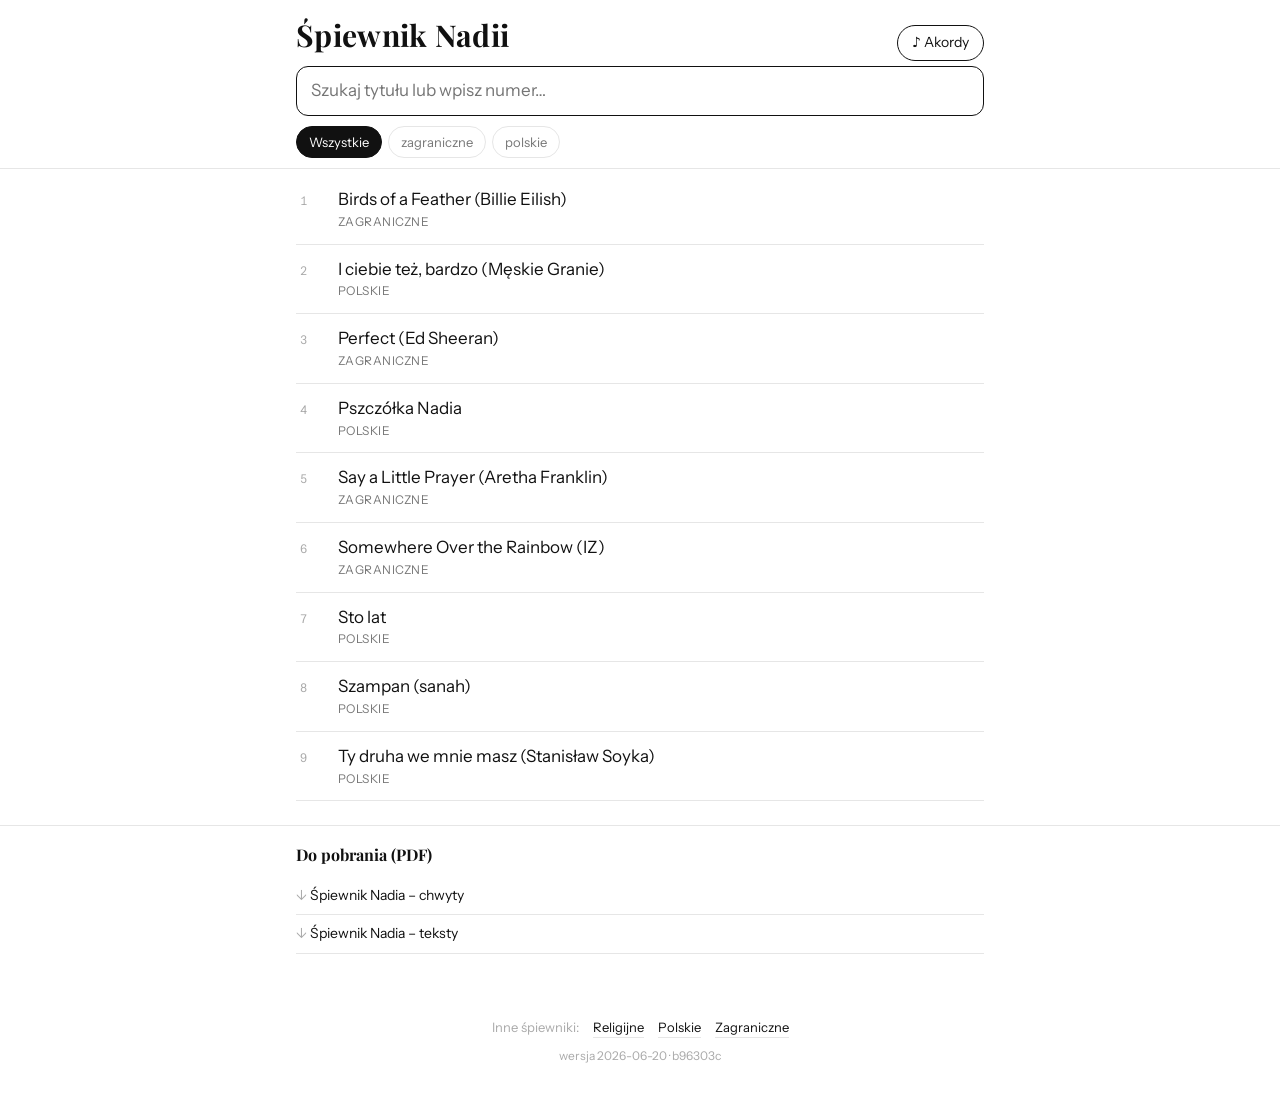
<file: docs/18-nadii/index.html>
<!doctype html>
<html lang="pl">
<head>
<meta charset="utf-8">
<meta name="viewport" content="width=device-width, initial-scale=1, viewport-fit=cover">
<meta name="theme-color" content="#ffffff">
<meta name="description" content="Śpiewnik z chwytami — wyszukaj pieśń lub wybierz po numerze.">
<title>Śpiewnik Nadii</title>
<link rel="stylesheet" href="style.css">
</head>
<body>
<header class="top"><div class="wrap">
  <div class="toprow"><h1>Śpiewnik Nadii</h1><button id="openChords" class="navbtn">♪ Akordy</button></div>
  <div class="searchbar"><input id="q" type="search" inputmode="search" enterkeyhint="search"
       placeholder="Szukaj tytułu lub wpisz numer…" autocomplete="off" autocapitalize="none"></div>
  <div class="filters" id="filters"></div>
</div></header>
<main class="wrap"><div id="list" class="list"></div></main>
<section class="downloads"><div class="wrap"><h2>Do pobrania (PDF)</h2><a href="pdf/Śpiewnik Nadia – chwyty.pdf" download>Śpiewnik Nadia – chwyty</a><a href="pdf/Śpiewnik Nadia – teksty.pdf" download>Śpiewnik Nadia – teksty</a></div></section>
<footer class="sitever"><div class="wrap"><nav class="booknav"><span>Inne śpiewniki:</span> <a href="../">Religijne</a> <a href="../polskie/">Polskie</a> <a href="../zagraniczne/">Zagraniczne</a></nav><span class="ver">wersja 2026-06-20 · b96303c</span></div></footer>
<div id="songview" class="songview" hidden>
  <div class="songbar">
    <button id="back" class="iconbtn" aria-label="Wróć do listy">‹ Lista</button>
    <div class="songtools">
      <button id="toggleNotation" class="iconbtn" aria-pressed="false" title="Notacja polska / amerykańska">H↔B</button>
      <button id="toggleChords" class="iconbtn" aria-pressed="true">♪ chwyty</button>
      <button id="fontMinus" class="iconbtn" aria-label="Mniejszy tekst">A−</button>
      <button id="fontPlus" class="iconbtn" aria-label="Większy tekst">A+</button>
    </div>
  </div>
  <article id="song" class="song"></article>
</div>
<div id="chordsview" class="songview" hidden>
  <div class="songbar">
    <button id="chordsBack" class="iconbtn" aria-label="Wróć do listy">‹ Lista</button>
    <div class="songtools">
      <button id="toggleNotationCd" class="iconbtn" aria-pressed="false" title="Notacja polska / amerykańska">H↔B</button>
    </div>
  </div>
  <article id="chordsbody" class="chordsbody"></article>
</div>
<script>window.SONGS=[{"nr":1,"title":"Birds of a Feather (Billie Eilish)","section":"zagraniczne","keyfmt":"C-dur","q":"birds of a feather (billie eilish)","html":"<div class=\"ln\">[Intro]</div><div class=\"ln chordline\"><span class=\"ch\">C</span></div><div class=\"ln\"> (I want you to stay)</div><div class=\"ln blank\"></div><div class=\"ln\">[Verse 1]</div><div class=\"ln chordline\">              <span class=\"ch\">C</span></div><div class=\"ln\">I want you to stay</div><div class=\"ln chordline\">                <span class=\"ch\">a</span></div><div class=\"ln\">&#x27;Til I&#x27;m in the grave</div><div class=\"ln chordline\">            <span class=\"ch\">d</span></div><div class=\"ln\">&#x27;Til I rot away, dead and buried</div><div class=\"ln chordline\">                <span class=\"ch\">G</span></div><div class=\"ln\">&#x27;Til I&#x27;m in the casket you carry</div><div class=\"ln chordline\">                     <span class=\"ch\">C</span></div><div class=\"ln\">If you go, I&#x27;m goin&#x27; too, uh</div><div class=\"ln chordline\">                     <span class=\"ch\">a</span></div><div class=\"ln\">&#x27;Cause it was always you (Alright)</div><div class=\"ln chordline\">                   <span class=\"ch\">d</span></div><div class=\"ln\">And if I&#x27;m turnin&#x27; blue, please don&#x27;t save me</div><div class=\"ln chordline\">                <span class=\"ch\">G</span></div><div class=\"ln\">Nothin&#x27; left to lose without my baby</div><div class=\"ln blank\"></div><div class=\"ln\">[Refrain]</div><div class=\"ln chordline\"><span class=\"ch\">C</span>                                                    <span class=\"ch\">a</span></div><div class=\"ln\"> Birds of a feather, we should stick together, I know</div><div class=\"ln blank\"></div><div class=\"ln\">I said I&#x27;d never think I wasn&#x27;t better alone</div><div class=\"ln chordline\"><span class=\"ch\">d</span></div><div class=\"ln\">  Can&#x27;t change the weather, might not be forever</div><div class=\"ln chordline\">       <span class=\"ch\">G</span></div><div class=\"ln\">But if it&#x27;s forever, it&#x27;s even better</div><div class=\"ln blank\"></div><div class=\"ln\">[Pre-Chorus]</div><div class=\"ln chordline\"><span class=\"ch\">C</span>                                 <span class=\"ch\">a</span></div><div class=\"ln\"> And I don&#x27;t know what I&#x27;m cryin&#x27; for</div><div class=\"ln chordline\">                               <span class=\"ch\">d</span></div><div class=\"ln\">I don&#x27;t think I could love you more</div><div class=\"ln chordline\">                                 <span class=\"ch\">G</span></div><div class=\"ln\">It might not be long, but, baby, I</div><div class=\"ln blank\"></div><div class=\"ln\">[Chorus]</div><div class=\"ln chordline\">                                  <span class=\"ch\">C</span></div><div class=\"ln\">I&#x27;ll love you &#x27;til the day that I die</div><div class=\"ln chordline\">                    <span class=\"ch\">a</span></div><div class=\"ln\">&#x27;Til the day that I die</div><div class=\"ln chordline\">                         <span class=\"ch\">d</span></div><div class=\"ln\">&#x27;Til the light leaves my eyes</div><div class=\"ln chordline\">                    <span class=\"ch\">G</span></div><div class=\"ln\">&#x27;Til the day that I die</div><div class=\"ln blank\"></div><div class=\"ln\">[Verse 2]</div><div class=\"ln chordline\">              <span class=\"ch\">C</span></div><div class=\"ln\">I want you to see, <span class=\"ch\">hmm</span></div><div class=\"ln chordline\">                <span class=\"ch\">a</span></div><div class=\"ln\">How you look to me, <span class=\"ch\">hmm</span></div><div class=\"ln chordline\">               <span class=\"ch\">d</span></div><div class=\"ln\">You wouldn&#x27;t believe if I told ya</div><div class=\"ln chordline\">                   <span class=\"ch\">G</span></div><div class=\"ln\">You would keep the compliments I throw ya</div><div class=\"ln chordline\">                      <span class=\"ch\">C</span></div><div class=\"ln\">But you&#x27;re so full of shit, uh</div><div class=\"ln chordline\">               <span class=\"ch\">a</span></div><div class=\"ln\">Tell me it&#x27;s a bit, oh</div><div class=\"ln chordline\">                  <span class=\"ch\">d</span></div><div class=\"ln\">Say you don&#x27;t see it, your mind&#x27;s polluted</div><div class=\"ln chordline\">              <span class=\"ch\">G</span></div><div class=\"ln\">Say you wanna quit, don&#x27;t be stupid</div><div class=\"ln blank\"></div><div class=\"ln\">[Pre-Chorus]</div><div class=\"ln chordline\"><span class=\"ch\">C</span>                                 <span class=\"ch\">a</span></div><div class=\"ln\"> And I don&#x27;t know what I&#x27;m cryin&#x27; for</div><div class=\"ln chordline\">                               <span class=\"ch\">d</span></div><div class=\"ln\">I don&#x27;t think I could love you more</div><div class=\"ln chordline\">                              <span class=\"ch\">G</span></div><div class=\"ln\">Might not be long, but, baby, I</div><div class=\"ln chordline\">                    <span class=\"ch\">C</span></div><div class=\"ln\">Don&#x27;t wanna say goodbye</div><div class=\"ln blank\"></div><div class=\"ln\">[Chorus]</div><div class=\"ln chordline\">                                                      <span class=\"ch\">a</span></div><div class=\"ln\">Birds of a feather, we should stick together, I know</div><div class=\"ln chordline\">                                                   <span class=\"ch\">d</span></div><div class=\"ln\">I said I&#x27;d never think I wasn&#x27;t better alone</div><div class=\"ln chordline\">                                                <span class=\"ch\">G</span></div><div class=\"ln\">Can&#x27;t change the weather, might not be forever</div><div class=\"ln blank\"></div><div class=\"ln\">But if it&#x27;s forever, it&#x27;s even better</div><div class=\"ln blank\"></div><div class=\"ln\">[Post-Chorus]</div><div class=\"ln chordline\"><span class=\"ch\">C</span>                      <span class=\"ch\">a</span></div><div class=\"ln\"> I knew you in another life</div><div class=\"ln chordline\">                               <span class=\"ch\">d</span></div><div class=\"ln\">You had that same look in your eyes</div><div class=\"ln chordline\">                            <span class=\"ch\">G</span></div><div class=\"ln\">I love you, don&#x27;t act so surprised</div><div class=\"ln blank\"></div><div class=\"ln\">[Outro]</div><div class=\"ln chordline\"><span class=\"ch\">C</span> <span class=\"ch\">a</span> <span class=\"ch\">d</span> <span class=\"ch\">G</span></div>"},{"nr":2,"title":"I ciebie też, bardzo (Męskie Granie)","section":"polskie","keyfmt":"g-moll","q":"i ciebie tez, bardzo (meskie granie)","html":"<div class=\"ln\">[Zwrotka 1]</div><div class=\"ln chordline\"><span class=\"ch\">B</span></div><div class=\"ln\">  Otwieram oczy, idę</div><div class=\"ln chordline\"><span class=\"ch\">d</span></div><div class=\"ln\">  Widzę na jeden metr</div><div class=\"ln chordline\"><span class=\"ch\">B</span>                      <span class=\"ch\">d</span></div><div class=\"ln\">  Skoszona trawa, nudny dzień</div><div class=\"ln chordline\"><span class=\"ch\">B</span></div><div class=\"ln\">  Chyba po drodze minę</div><div class=\"ln chordline\"><span class=\"ch\">d</span></div><div class=\"ln\">  Stary znajomy brzeg</div><div class=\"ln chordline\"><span class=\"ch\">B</span>                       <span class=\"ch\">d</span></div><div class=\"ln\">  Za chwilę mamy spotkać się</div><div class=\"ln blank\"></div><div class=\"ln\">[Pre-chorus]</div><div class=\"ln chordline\"><span class=\"ch\">Es</span></div><div class=\"ln\">Podaj rękę szybko padaj</div><div class=\"ln chordline\">                              <span class=\"ch\">B</span></div><div class=\"ln\">Nie dam rady w kilku słowach, wiesz</div><div class=\"ln chordline\"><span class=\"ch\">Es</span></div><div class=\"ln\">Szkoda czasu, noc niemłoda</div><div class=\"ln chordline\">                              <span class=\"ch\">g</span>       <span class=\"ch\">F</span></div><div class=\"ln\">Musisz wiedzieć, że ja ciebie też</div><div class=\"ln blank\"></div><div class=\"ln\">[Refren]</div><div class=\"ln chordline\">             <span class=\"ch\">c</span>                  <span class=\"ch\">F</span></div><div class=\"ln\">Wiem, że nie chce się już dłużej bać</div><div class=\"ln chordline\">         <span class=\"ch\">g</span>            <span class=\"ch\">F</span>           <span class=\"ch\">Es</span></div><div class=\"ln\">Nie chce tańczyć do melodii, którą znam</div><div class=\"ln chordline\">       <span class=\"ch\">c</span>                     <span class=\"ch\">F</span></div><div class=\"ln\">Jestem wolny, już mnie porwał wiatr</div><div class=\"ln chordline\">  <span class=\"ch\">g</span>          <span class=\"ch\">F</span>       <span class=\"ch\">Es</span>                    <span class=\"ch\">d</span> <span class=\"ch\">B</span></div><div class=\"ln\">Daleko, gdzie mleko rozlewa się wśród gwiazd</div><div class=\"ln blank\"></div><div class=\"ln\">[Zwrotka 2]</div><div class=\"ln\">Weszłam na jedną chwilę</div><div class=\"ln chordline\"><span class=\"ch\">d</span></div><div class=\"ln\">  Zostałam kilka lat</div><div class=\"ln chordline\"><span class=\"ch\">B</span>                         <span class=\"ch\">d</span></div><div class=\"ln\">  Strachy trzymały mnie za kark</div><div class=\"ln chordline\"><span class=\"ch\">B</span></div><div class=\"ln\">  Otwieram oczy idę</div><div class=\"ln chordline\"><span class=\"ch\">d</span></div><div class=\"ln\">  Przede mną stoisz ty</div><div class=\"ln chordline\"><span class=\"ch\">B</span>                    <span class=\"ch\">d</span></div><div class=\"ln\">  Zielona trawa dobre dni</div><div class=\"ln blank\"></div><div class=\"ln\">[Pre-chorus]</div><div class=\"ln chordline\"><span class=\"ch\">Es</span></div><div class=\"ln\">Podam rękę szybko podam</div><div class=\"ln chordline\">                                 <span class=\"ch\">B</span></div><div class=\"ln\">Nie martw się, noc jeszcze młoda jest</div><div class=\"ln chordline\"><span class=\"ch\">Es</span></div><div class=\"ln\">Szkoda czasu, mi nie szkoda</div><div class=\"ln chordline\">                              <span class=\"ch\">g</span>   <span class=\"ch\">F</span> <span class=\"ch\">c</span></div><div class=\"ln\">Musisz wiedzieć, że ja ciebie też</div><div class=\"ln blank\"></div><div class=\"ln\">[Bridge]</div><div class=\"ln chordline\">                <span class=\"ch\">F</span>    <span class=\"ch\">g</span></div><div class=\"ln\">I ciebie też, bardzo</div><div class=\"ln chordline\">  <span class=\"ch\">F</span>             <span class=\"ch\">Es</span>   <span class=\"ch\">c</span></div><div class=\"ln\">I ciebie też, bardzo</div><div class=\"ln chordline\">               <span class=\"ch\">F</span>    <span class=\"ch\">g</span></div><div class=\"ln\">I ciebie też, bardzo</div><div class=\"ln chordline\">  <span class=\"ch\">F</span>             <span class=\"ch\">Es</span></div><div class=\"ln\">I ciebie też, bardzo</div><div class=\"ln blank\"></div><div class=\"ln\">[Refren]</div><div class=\"ln chordline\">        <span class=\"ch\">c</span>                      <span class=\"ch\">F</span></div><div class=\"ln\">Wiem że nie chce się już dłużej bać</div><div class=\"ln chordline\">         <span class=\"ch\">g</span>            <span class=\"ch\">F</span>           <span class=\"ch\">Es</span></div><div class=\"ln\">Nie chce tańczyć do melodii, którą znam</div><div class=\"ln chordline\">       <span class=\"ch\">c</span>                    <span class=\"ch\">F</span></div><div class=\"ln\">Jestem wolny już mnie porwał wiatr</div><div class=\"ln chordline\"> <span class=\"ch\">g</span>           <span class=\"ch\">F</span>        <span class=\"ch\">Es</span></div><div class=\"ln\">Daleko, gdzie mleko rozlewa się</div><div class=\"ln blank\"></div><div class=\"ln chordline\">            <span class=\"ch\">c</span>                  <span class=\"ch\">F</span></div><div class=\"ln\">Wiem że nie chce się już dłużej bać</div><div class=\"ln chordline\">         <span class=\"ch\">g</span>            <span class=\"ch\">F</span>           <span class=\"ch\">Es</span></div><div class=\"ln\">Nie chce tańczyć do melodii, którą znam</div><div class=\"ln chordline\">       <span class=\"ch\">c</span>                    <span class=\"ch\">F</span></div><div class=\"ln\">Jestem wolny już mnie porwał wiatr</div><div class=\"ln chordline\">   <span class=\"ch\">g</span>         <span class=\"ch\">F</span>       <span class=\"ch\">Es</span>                     <span class=\"ch\">d</span></div><div class=\"ln\">Daleko, gdzie mleko rozlewa się wśród gwiazd</div><div class=\"ln blank\"></div><div class=\"ln\">[Outro]</div><div class=\"ln chordline\"><span class=\"ch\">B</span></div>"},{"nr":3,"title":"Perfect (Ed Sheeran)","section":"zagraniczne","keyfmt":"G-dur (capo 1)","q":"perfect (ed sheeran)","html":"<div class=\"ln chordline\">Capo 1st fret</div><div class=\"ln blank\"></div><div class=\"ln\">[Intro]</div><div class=\"ln chordline\"><span class=\"ch\">G</span></div><div class=\"ln blank\"></div><div class=\"ln\">[Verse 1]</div><div class=\"ln chordline\">          <span class=\"ch\">G</span>        <span class=\"ch\">e</span></div><div class=\"ln\">I found a love for me</div><div class=\"ln chordline\">              <span class=\"ch\">C</span>                            <span class=\"ch\">D</span></div><div class=\"ln\">Darling, just dive right in, and follow my lead</div><div class=\"ln chordline\">                <span class=\"ch\">G</span>          <span class=\"ch\">e</span></div><div class=\"ln\">Well, I found a girl beautiful and sweet</div><div class=\"ln chordline\">        <span class=\"ch\">C</span>                                     <span class=\"ch\">D</span></div><div class=\"ln\">I never knew you were the someone waiting for me</div><div class=\"ln blank\"></div><div class=\"ln\">[Pre-Chorus]</div><div class=\"ln chordline\">                                <span class=\"ch\">G</span></div><div class=\"ln\">Cause we were just kids when we fell in love</div><div class=\"ln chordline\">            <span class=\"ch\">e</span>                      <span class=\"ch\">C</span>                <span class=\"ch\">G</span>  <span class=\"ch\">D</span></div><div class=\"ln\">Not knowing what it was, I will not give you up this ti-ime</div><div class=\"ln chordline\">             <span class=\"ch\">G</span>                           <span class=\"ch\">e</span></div><div class=\"ln\">Darling just kiss me slow, your heart is all I own</div><div class=\"ln chordline\">            <span class=\"ch\">C</span>                     <span class=\"ch\">D</span></div><div class=\"ln\">And in your eyes you&#x27;re holding mine</div><div class=\"ln blank\"></div><div class=\"ln\">[Chorus]</div><div class=\"ln chordline\">      <span class=\"ch\">e</span>   <span class=\"ch\">C</span>             <span class=\"ch\">G</span>          <span class=\"ch\">D</span>              <span class=\"ch\">e</span></div><div class=\"ln\">Baby, I&#x27;m dancing in the dark, with you between my arms</div><div class=\"ln chordline\"><span class=\"ch\">C</span>                <span class=\"ch\">G</span>     <span class=\"ch\">D</span>                <span class=\"ch\">e</span></div><div class=\"ln\">Barefoot on the grass, listening to our favourite song</div><div class=\"ln chordline\">          <span class=\"ch\">C</span>                <span class=\"ch\">G</span>                 <span class=\"ch\">D</span>              <span class=\"ch\">e</span></div><div class=\"ln\">When you said you looked a mess, I whispered underneath my breath</div><div class=\"ln chordline\">         <span class=\"ch\">C</span>                <span class=\"ch\">G</span>        <span class=\"ch\">D</span>          <span class=\"ch\">G</span></div><div class=\"ln\">But you heard it, darling you look perfect tonight</div><div class=\"ln blank\"></div><div class=\"ln\">|(G) <span class=\"ch\">D/Fis</span> <span class=\"ch\">e</span> <span class=\"ch\">D</span> <span class=\"ch\">|</span> <span class=\"ch\">C</span>  <span class=\"ch\">D</span>  <span class=\"ch\">|</span></div><div class=\"ln blank\"></div><div class=\"ln\">[Verse 2]</div><div class=\"ln chordline\">                <span class=\"ch\">G</span>                    <span class=\"ch\">e</span></div><div class=\"ln\">Well, I found a woman, stronger than anyone I know</div><div class=\"ln chordline\">              <span class=\"ch\">C</span>                                          <span class=\"ch\">D</span></div><div class=\"ln\">She shares my dreams, I hope that someday I&#x27;ll share her home</div><div class=\"ln chordline\">           <span class=\"ch\">G</span>             <span class=\"ch\">e</span></div><div class=\"ln\">I found a love, to carry more than just my secrets</div><div class=\"ln chordline\">         <span class=\"ch\">C</span>                              <span class=\"ch\">D</span></div><div class=\"ln\">To carry love, to carry children of our own</div><div class=\"ln blank\"></div><div class=\"ln\">[Pre-Chorus]</div><div class=\"ln chordline\">                             <span class=\"ch\">G</span>                     <span class=\"ch\">e</span></div><div class=\"ln\">We are still kids, but we&#x27;re so in love, fighting against all odds</div><div class=\"ln chordline\">             <span class=\"ch\">C</span>               <span class=\"ch\">G</span>  <span class=\"ch\">D</span></div><div class=\"ln\">I know we&#x27;ll be alright this ti-ime</div><div class=\"ln chordline\">             <span class=\"ch\">G</span>                              <span class=\"ch\">e</span></div><div class=\"ln\">Darling just hold my hand, be my girl, I&#x27;ll be your man</div><div class=\"ln chordline\">         <span class=\"ch\">C</span>               <span class=\"ch\">D</span></div><div class=\"ln\">I see my future in your eyes</div><div class=\"ln blank\"></div><div class=\"ln\">[Chorus]</div><div class=\"ln chordline\">      <span class=\"ch\">e</span>   <span class=\"ch\">C</span>              <span class=\"ch\">G</span>         <span class=\"ch\">D</span>              <span class=\"ch\">e</span></div><div class=\"ln\">Baby, I&#x27;m dancing in the dark, with you between my arms</div><div class=\"ln chordline\"><span class=\"ch\">C</span>                <span class=\"ch\">G</span>     <span class=\"ch\">D</span>                <span class=\"ch\">e</span></div><div class=\"ln\">Barefoot on the grass, listening to our favourite song</div><div class=\"ln chordline\">        <span class=\"ch\">C</span>                <span class=\"ch\">G</span>                <span class=\"ch\">D</span></div><div class=\"ln\">When I saw you in that dress, looking so beautiful</div><div class=\"ln chordline\">  <span class=\"ch\">e</span>       <span class=\"ch\">C</span>                  <span class=\"ch\">G</span>        <span class=\"ch\">D</span>          <span class=\"ch\">G</span></div><div class=\"ln\">I don&#x27;t deserve this, darling you look perfect tonight</div><div class=\"ln blank\"></div><div class=\"ln\">[Interlude]</div><div class=\"ln\">|(G) | G | e | % <span class=\"ch\">|</span></div><div class=\"ln\">| C  | % | D  | % <span class=\"ch\">|</span></div><div class=\"ln blank\"></div><div class=\"ln\">[Chorus]</div><div class=\"ln chordline\">      <span class=\"ch\">e</span>   <span class=\"ch\">C</span>              <span class=\"ch\">G</span>         <span class=\"ch\">D</span>              <span class=\"ch\">e</span></div><div class=\"ln\">Baby, I&#x27;m dancing in the dark, with you between my arms</div><div class=\"ln chordline\"><span class=\"ch\">C</span>                <span class=\"ch\">G</span>     <span class=\"ch\">D</span>                <span class=\"ch\">e</span></div><div class=\"ln\">Barefoot on the grass, listening to our favourite song</div><div class=\"ln chordline\">        <span class=\"ch\">C</span>              <span class=\"ch\">G</span>               <span class=\"ch\">D</span>             <span class=\"ch\">e</span></div><div class=\"ln\">I have faith in what I see, now I know I have met an angel</div><div class=\"ln chordline\">    <span class=\"ch\">C</span>          <span class=\"ch\">G</span>         <span class=\"ch\">D</span></div><div class=\"ln\">In person, and she looks perfect</div>"},{"nr":4,"title":"Pszczółka Nadia","section":"polskie","keyfmt":"C-dur","q":"pszczoka nadia","html":"<div class=\"ln\">[Zwrotka 1]</div><div class=\"ln\">Nadia osiemnaście lat już ma, <span class=\"ch\">C</span> <span class=\"ch\">G</span></div><div class=\"ln\">Cała sala śpiewa jej: sto lat! <span class=\"ch\">F</span> <span class=\"ch\">C</span></div><div class=\"ln\">Swój uśmiech niesie, gdzie się da, <span class=\"ch\">C</span> <span class=\"ch\">G</span></div><div class=\"ln\">Królową jest naszego dnia!  <span class=\"ch\">F</span> <span class=\"ch\">C</span></div><div class=\"ln blank\"></div><div class=\"ln\">[Refren]</div><div class=\"ln chordline\"><span class=\"ch\">C</span>     <span class=\"ch\">F</span> <span class=\"ch\">G7</span>     <span class=\"ch\">C</span>                           <span class=\"ch\">d</span></div><div class=\"ln\">Hej, Nadio, dziś śpiewamy w Twoje urodziny,</div><div class=\"ln chordline\"><span class=\"ch\">G</span>                          <span class=\"ch\">C</span></div><div class=\"ln\">Wszyscy Cię kochamy i lubimy.</div><div class=\"ln chordline\"><span class=\"ch\">C</span>                     <span class=\"ch\">d</span></div><div class=\"ln\">Nadio, rośnij zdrowo nam,</div><div class=\"ln chordline\"><span class=\"ch\">G</span>                        <span class=\"ch\">C</span></div><div class=\"ln\">Masz już osiemnaście lat! <span class=\"ch\">2x</span></div><div class=\"ln blank\"></div><div class=\"ln\">[Zwrotka 2]</div><div class=\"ln\">Nadia koty kocha, każdy wie, <span class=\"ch\">C</span> <span class=\"ch\">G</span></div><div class=\"ln\">Gdy usłyszy &quot;miau&quot;, już przy nim jest. <span class=\"ch\">F</span> <span class=\"ch\">C</span></div><div class=\"ln\">Kotów w telefonie tysiąc ma, <span class=\"ch\">C</span> <span class=\"ch\">G</span></div><div class=\"ln\">I dla każdego dobre serce da. <span class=\"ch\">F</span> <span class=\"ch\">C</span></div><div class=\"ln blank\"></div><div class=\"ln\">[Refren]</div><div class=\"ln chordline\"><span class=\"ch\">C</span>     <span class=\"ch\">F</span> <span class=\"ch\">G7</span>     <span class=\"ch\">C</span>                           <span class=\"ch\">d</span></div><div class=\"ln\">Hej, Nadio, dziś śpiewamy w Twoje urodziny,</div><div class=\"ln chordline\"><span class=\"ch\">G</span>                          <span class=\"ch\">C</span></div><div class=\"ln\">Wszyscy Cię kochamy i lubimy.</div><div class=\"ln chordline\"><span class=\"ch\">C</span>                     <span class=\"ch\">d</span></div><div class=\"ln\">Nadio, rośnij zdrowo nam,</div><div class=\"ln chordline\"><span class=\"ch\">G</span>                        <span class=\"ch\">C</span></div><div class=\"ln\">Masz już osiemnaście lat! <span class=\"ch\">2x</span></div><div class=\"ln blank\"></div><div class=\"ln\">[Zwrotka 3]</div><div class=\"ln\">W Poznaniu płynie każdy dzień, <span class=\"ch\">C</span> <span class=\"ch\">G</span></div><div class=\"ln\">Tam przyjaciół ma i dobrze jej. <span class=\"ch\">F</span> <span class=\"ch\">C</span></div><div class=\"ln\">Przed Nadią drzwi otwiera świat, <span class=\"ch\">C</span> <span class=\"ch\">G</span></div><div class=\"ln\">Niech jej szczęście trwa i trwa i trwa! <span class=\"ch\">F</span> <span class=\"ch\">C</span></div><div class=\"ln blank\"></div><div class=\"ln\">[Refren]</div><div class=\"ln chordline\"><span class=\"ch\">C</span>     <span class=\"ch\">F</span> <span class=\"ch\">G7</span>     <span class=\"ch\">C</span>                           <span class=\"ch\">d</span></div><div class=\"ln\">Hej, Nadio, dziś śpiewamy w Twoje urodziny,</div><div class=\"ln chordline\"><span class=\"ch\">G</span>                          <span class=\"ch\">C</span></div><div class=\"ln\">Wszyscy Cię kochamy i lubimy.</div><div class=\"ln chordline\"><span class=\"ch\">C</span>                     <span class=\"ch\">d</span></div><div class=\"ln\">Nadio, rośnij zdrowo nam,</div><div class=\"ln chordline\"><span class=\"ch\">G</span>                        <span class=\"ch\">C</span></div><div class=\"ln\">Masz już osiemnaście lat! <span class=\"ch\">2x</span></div><div class=\"ln blank\"></div><div class=\"ln\">[Zwrotka 4]</div><div class=\"ln\">Mała Nadia w ręce wzięła łuk, <span class=\"ch\">C</span> <span class=\"ch\">G</span></div><div class=\"ln\">Chciała trafić prosto w słupek znów. <span class=\"ch\">F</span> <span class=\"ch\">C</span></div><div class=\"ln\">Strzała poszła, kurze prosto w łeb, <span class=\"ch\">C</span> <span class=\"ch\">G</span></div><div class=\"ln\">Z kochaną Nadią tak już jest… <span class=\"ch\">F</span> <span class=\"ch\">C</span></div><div class=\"ln blank\"></div><div class=\"ln\">[Refren]</div><div class=\"ln chordline\"><span class=\"ch\">C</span>     <span class=\"ch\">F</span> <span class=\"ch\">G7</span>     <span class=\"ch\">C</span>                           <span class=\"ch\">d</span></div><div class=\"ln\">Hej, Nadio, dziś śpiewamy w Twoje urodziny,</div><div class=\"ln chordline\"><span class=\"ch\">G</span>                          <span class=\"ch\">C</span></div><div class=\"ln\">Wszyscy Cię kochamy i lubimy.</div><div class=\"ln chordline\"><span class=\"ch\">C</span>                     <span class=\"ch\">d</span></div><div class=\"ln\">Nadio, rośnij zdrowo nam,</div><div class=\"ln chordline\"><span class=\"ch\">G</span>                        <span class=\"ch\">C</span></div><div class=\"ln\">Masz już osiemnaście lat! <span class=\"ch\">2x</span></div><div class=\"ln blank\"></div><div class=\"ln\">[Zwrotka 5]</div><div class=\"ln\">Awokado lubi dużo zjeść, <span class=\"ch\">C</span> <span class=\"ch\">G</span></div><div class=\"ln\">Rezolutna, miła, słodka jest  <span class=\"ch\">F</span> <span class=\"ch\">C</span></div><div class=\"ln\">Więc wznośmy dzisiaj toast wraz, <span class=\"ch\">C</span> <span class=\"ch\">G</span></div><div class=\"ln\">I śpiewajmy jej sto lat, sto lat! <span class=\"ch\">F</span> <span class=\"ch\">C</span></div><div class=\"ln blank\"></div><div class=\"ln\">[Refren]</div><div class=\"ln chordline\"><span class=\"ch\">C</span>     <span class=\"ch\">F</span> <span class=\"ch\">G7</span>     <span class=\"ch\">C</span>                           <span class=\"ch\">d</span></div><div class=\"ln\">Hej, Nadio, dziś śpiewamy w Twoje urodziny,</div><div class=\"ln chordline\"><span class=\"ch\">G</span>                          <span class=\"ch\">C</span></div><div class=\"ln\">Wszyscy Cię kochamy i lubimy.</div><div class=\"ln chordline\"><span class=\"ch\">C</span>                     <span class=\"ch\">d</span></div><div class=\"ln\">Nadio, rośnij zdrowo nam,</div><div class=\"ln chordline\"><span class=\"ch\">G</span>                        <span class=\"ch\">C</span></div><div class=\"ln\">Masz już osiemnaście lat! <span class=\"ch\">2x</span></div>"},{"nr":5,"title":"Say a Little Prayer (Aretha Franklin)","section":"zagraniczne","keyfmt":"e-moll","q":"say a little prayer (aretha franklin)","html":"<div class=\"ln\">[Intro]</div><div class=\"ln chordline\"><span class=\"ch\">e</span></div><div class=\"ln blank\"></div><div class=\"ln\">[Verse 1]</div><div class=\"ln chordline\"><span class=\"ch\">e</span>                <span class=\"ch\">a</span></div><div class=\"ln\">The moment I wake up</div><div class=\"ln chordline\">             <span class=\"ch\">D</span>        <span class=\"ch\">G</span></div><div class=\"ln\">Before I put on my makeup</div><div class=\"ln chordline\">   <span class=\"ch\">C</span>                      <span class=\"ch\">H</span></div><div class=\"ln\">I say a little prayer for you</div><div class=\"ln chordline\"><span class=\"ch\">e</span>              <span class=\"ch\">a</span></div><div class=\"ln\">While combing my hair, now</div><div class=\"ln chordline\">                     <span class=\"ch\">D</span>       <span class=\"ch\">G</span></div><div class=\"ln\">And wondering what dress to wear, now</div><div class=\"ln chordline\">   <span class=\"ch\">C</span>                  <span class=\"ch\">H</span></div><div class=\"ln\">I say a little prayer for you</div><div class=\"ln blank\"></div><div class=\"ln\">[Chorus]</div><div class=\"ln chordline\">   <span class=\"ch\">C</span>        <span class=\"ch\">D</span>            <span class=\"ch\">D</span>          <span class=\"ch\">e</span></div><div class=\"ln\">Forever and ever, you&#x27;ll stay in my heart</div><div class=\"ln chordline\">    <span class=\"ch\">G</span>       <span class=\"ch\">h</span></div><div class=\"ln\">and I will love you</div><div class=\"ln chordline\">   <span class=\"ch\">C</span>        <span class=\"ch\">D</span>        <span class=\"ch\">D</span>          <span class=\"ch\">e</span></div><div class=\"ln\">Forever and ever, we never will part</div><div class=\"ln chordline\">    <span class=\"ch\">G</span>        <span class=\"ch\">h</span></div><div class=\"ln\">Oh, how I&#x27;ll love you</div><div class=\"ln chordline\">  <span class=\"ch\">C</span>         <span class=\"ch\">D</span>              <span class=\"ch\">D</span>           <span class=\"ch\">e</span></div><div class=\"ln\">Together, together, that&#x27;s how it must be</div><div class=\"ln chordline\">    <span class=\"ch\">G</span>       <span class=\"ch\">h</span></div><div class=\"ln\">To live without you</div><div class=\"ln chordline\">      <span class=\"ch\">C</span>         <span class=\"ch\">a</span>             <span class=\"ch\">H</span></div><div class=\"ln\">Would only mean heartbreak for me</div><div class=\"ln blank\"></div><div class=\"ln\">[Verse 2]</div><div class=\"ln chordline\"><span class=\"ch\">e</span>             <span class=\"ch\">a</span></div><div class=\"ln\">I run for the bus, dear</div><div class=\"ln chordline\">                <span class=\"ch\">D</span>       <span class=\"ch\">G</span></div><div class=\"ln\">While riding I think of us, dear</div><div class=\"ln chordline\"><span class=\"ch\">C</span>                         <span class=\"ch\">H</span></div><div class=\"ln\">I say a little prayer for you</div><div class=\"ln chordline\"><span class=\"ch\">e</span>            <span class=\"ch\">a</span></div><div class=\"ln\">At work I just take time</div><div class=\"ln chordline\">                   <span class=\"ch\">D</span>       <span class=\"ch\">G</span></div><div class=\"ln\">And all through my coffee break-time</div><div class=\"ln chordline\">   <span class=\"ch\">C</span>                      <span class=\"ch\">H</span></div><div class=\"ln\">I say a little prayer for you</div><div class=\"ln blank\"></div><div class=\"ln\">[Chorus]</div><div class=\"ln chordline\">   <span class=\"ch\">C</span>        <span class=\"ch\">D</span>            <span class=\"ch\">D</span>          <span class=\"ch\">e</span></div><div class=\"ln\">Forever and ever, you&#x27;ll stay in my heart</div><div class=\"ln chordline\">    <span class=\"ch\">G</span>       <span class=\"ch\">h</span></div><div class=\"ln\">and I will love you</div><div class=\"ln chordline\">   <span class=\"ch\">C</span>        <span class=\"ch\">D</span>        <span class=\"ch\">D</span>          <span class=\"ch\">e</span></div><div class=\"ln\">Forever and ever, we never will part</div><div class=\"ln chordline\">     <span class=\"ch\">G</span>       <span class=\"ch\">h</span></div><div class=\"ln\">Oh, how I&#x27;ll love you</div><div class=\"ln chordline\">  <span class=\"ch\">C</span>         <span class=\"ch\">D</span>              <span class=\"ch\">D</span>           <span class=\"ch\">e</span></div><div class=\"ln\">Together, together, that&#x27;s how it must be</div><div class=\"ln chordline\">    <span class=\"ch\">G</span>       <span class=\"ch\">h</span></div><div class=\"ln\">To live without you</div><div class=\"ln chordline\">      <span class=\"ch\">C</span>         <span class=\"ch\">a</span>             <span class=\"ch\">H</span></div><div class=\"ln\">Would only mean heartbreak for me</div><div class=\"ln blank\"></div><div class=\"ln\">[Bridge]</div><div class=\"ln chordline\"><span class=\"ch\">e</span>             <span class=\"ch\">a</span></div><div class=\"ln\">My darling, believe me</div><div class=\"ln chordline\">                   <span class=\"ch\">D</span></div><div class=\"ln\">For me there is no one</div><div class=\"ln chordline\">     <span class=\"ch\">G</span></div><div class=\"ln\">But you...</div><div class=\"ln chordline\">              <span class=\"ch\">e</span></div><div class=\"ln\">Please love me too</div><div class=\"ln chordline\">                 <span class=\"ch\">G</span></div><div class=\"ln\">I&#x27;m in love with you</div><div class=\"ln blank\"></div><div class=\"ln\">Answer my prayer now, baby</div><div class=\"ln chordline\">                <span class=\"ch\">e</span></div><div class=\"ln\">Say you love me too</div>"},{"nr":6,"title":"Somewhere Over the Rainbow (IZ)","section":"zagraniczne","keyfmt":"F-dur","q":"somewhere over the rainbow (iz)","html":"<div class=\"ln\">[Intro]</div><div class=\"ln chordline\"><span class=\"ch\">F</span>  <span class=\"ch\">Fmaj7</span>  <span class=\"ch\">d</span>  <span class=\"ch\">B</span>  <span class=\"ch\">F</span>  <span class=\"ch\">C</span></div><div class=\"ln chordline\"><span class=\"ch\">d</span>  <span class=\"ch\">B</span>  <span class=\"ch\">Badd9</span> <span class=\"ch\">B</span></div><div class=\"ln blank\"></div><div class=\"ln\">Intro part 2:</div><div class=\"ln chordline\"><span class=\"ch\">F</span>  <span class=\"ch\">a</span>  <span class=\"ch\">B</span>  <span class=\"ch\">F</span></div><div class=\"ln\">Oooo, oooo, oooo...</div><div class=\"ln chordline\"><span class=\"ch\">B</span>  <span class=\"ch\">A7</span>  <span class=\"ch\">d</span>  <span class=\"ch\">B</span></div><div class=\"ln\">Oooo, oooo, oooo...</div><div class=\"ln blank\"></div><div class=\"ln\">[Verse]</div><div class=\"ln chordline\"><span class=\"ch\">F</span>         <span class=\"ch\">a</span></div><div class=\"ln\">Somewhere over the rainbow</div><div class=\"ln chordline\"><span class=\"ch\">B</span>         <span class=\"ch\">F</span></div><div class=\"ln\">   Way up high</div><div class=\"ln chordline\"><span class=\"ch\">B</span>       <span class=\"ch\">F</span></div><div class=\"ln\">And the dreams that you dream of</div><div class=\"ln chordline\"><span class=\"ch\">C</span>          <span class=\"ch\">d</span>      <span class=\"ch\">B</span></div><div class=\"ln\">Once in a lullaby...</div><div class=\"ln blank\"></div><div class=\"ln chordline\">     <span class=\"ch\">F</span>        <span class=\"ch\">a</span></div><div class=\"ln\">Oh, somewhere over the rainbow</div><div class=\"ln chordline\"><span class=\"ch\">B</span>             <span class=\"ch\">F</span></div><div class=\"ln\">   Blue birds fly</div><div class=\"ln chordline\"><span class=\"ch\">B</span>        <span class=\"ch\">F</span></div><div class=\"ln\">And the dreams that you dream of</div><div class=\"ln chordline\"><span class=\"ch\">C</span>                     <span class=\"ch\">d</span>    <span class=\"ch\">B</span></div><div class=\"ln\">Dreams really do come true...</div><div class=\"ln blank\"></div><div class=\"ln chordline\">     <span class=\"ch\">F</span></div><div class=\"ln\">Someday I&#x27;ll wish upon a star</div><div class=\"ln chordline\"><span class=\"ch\">C</span>                                  <span class=\"ch\">d</span>   <span class=\"ch\">B</span></div><div class=\"ln\">Wake up where the clouds are far behind me</div><div class=\"ln chordline\">      <span class=\"ch\">F</span></div><div class=\"ln\">Where trouble melts like lemon drops</div><div class=\"ln chordline\"><span class=\"ch\">C</span></div><div class=\"ln\">High above the chimney tops</div><div class=\"ln chordline\">       <span class=\"ch\">d</span>           <span class=\"ch\">B</span></div><div class=\"ln\">That&#x27;s where you&#x27;ll find me</div><div class=\"ln chordline\">    <span class=\"ch\">F</span>         <span class=\"ch\">a</span></div><div class=\"ln\">Oh, somewhere over the rainbow</div><div class=\"ln chordline\"><span class=\"ch\">B</span>             <span class=\"ch\">F</span></div><div class=\"ln\">   Blue birds fly</div><div class=\"ln chordline\"><span class=\"ch\">B</span>       <span class=\"ch\">F</span></div><div class=\"ln\">And the dream that you dare to</div><div class=\"ln chordline\"><span class=\"ch\">C</span>               <span class=\"ch\">d</span>   <span class=\"ch\">B</span></div><div class=\"ln\">Why oh why can&#x27;t I...</div><div class=\"ln blank\"></div><div class=\"ln chordline\">     <span class=\"ch\">F</span></div><div class=\"ln\">Someday I&#x27;ll wish upon a star</div><div class=\"ln chordline\"><span class=\"ch\">C</span>                                  <span class=\"ch\">d</span>   <span class=\"ch\">B</span></div><div class=\"ln\">Wake up where the clouds are far behind me</div><div class=\"ln chordline\">      <span class=\"ch\">F</span></div><div class=\"ln\">Where trouble melts like lemon drops</div><div class=\"ln chordline\"><span class=\"ch\">C</span></div><div class=\"ln\">High above the chimney tops</div><div class=\"ln chordline\">       <span class=\"ch\">d</span>           <span class=\"ch\">B</span></div><div class=\"ln\">That&#x27;s where you&#x27;ll find me</div><div class=\"ln chordline\">    <span class=\"ch\">F</span>         <span class=\"ch\">a</span></div><div class=\"ln\">Oh, somewhere over the rainbow</div><div class=\"ln chordline\"><span class=\"ch\">B</span>          <span class=\"ch\">F</span></div><div class=\"ln\">   Way up high</div><div class=\"ln chordline\"><span class=\"ch\">B</span>       <span class=\"ch\">F</span></div><div class=\"ln\">And the dreams that you dare to</div><div class=\"ln chordline\">  <span class=\"ch\">C</span>         <span class=\"ch\">d</span>   <span class=\"ch\">B</span></div><div class=\"ln\">Why oh why can&#x27;t I</div><div class=\"ln blank\"></div><div class=\"ln\">[Outro]</div><div class=\"ln chordline\"><span class=\"ch\">F</span>  <span class=\"ch\">a</span>  <span class=\"ch\">B</span>  <span class=\"ch\">F</span></div><div class=\"ln\">Oooo, oooo, oooo...</div><div class=\"ln chordline\"><span class=\"ch\">B</span>  <span class=\"ch\">A7</span>  <span class=\"ch\">d</span>  <span class=\"ch\">B</span></div><div class=\"ln\">Oooo, oooo, oooo...</div>"},{"nr":7,"title":"Sto lat","section":"polskie","keyfmt":"C-dur","q":"sto lat","html":"<div class=\"ln\">[Zwrotka 1]</div><div class=\"ln chordline\"><span class=\"ch\">C</span>                                  <span class=\"ch\">G</span></div><div class=\"ln\">Sto lat, sto lat, niech żyje, żyje nam</div><div class=\"ln chordline\"><span class=\"ch\">G</span>                                  <span class=\"ch\">C</span></div><div class=\"ln\">Sto lat, sto lat, niech żyje, żyje nam</div><div class=\"ln chordline\"><span class=\"ch\">C</span>                                          <span class=\"ch\">F</span></div><div class=\"ln\">Jeszcze raz, jeszcze raz, niech żyje, żyje nam</div><div class=\"ln chordline\"><span class=\"ch\">G</span>          <span class=\"ch\">C</span></div><div class=\"ln\">Niech żyje nam</div><div class=\"ln blank\"></div><div class=\"ln\">[Zwrotka 2]</div><div class=\"ln chordline\"><span class=\"ch\">C</span>                 <span class=\"ch\">d</span></div><div class=\"ln\">Sto lat, sto lat, sto lat</div><div class=\"ln chordline\">         <span class=\"ch\">G</span>            <span class=\"ch\">C</span></div><div class=\"ln\">Sto lat, niechaj żyje nam</div><div class=\"ln chordline\">           <span class=\"ch\">F</span>    <span class=\"ch\">G</span>          <span class=\"ch\">C</span></div><div class=\"ln\">Niech żyje nam, niech żyje nam</div><div class=\"ln chordline\"><span class=\"ch\">a</span>                    <span class=\"ch\">d</span></div><div class=\"ln\">W zdrowiu, szczęściu, pomyślności</div><div class=\"ln chordline\"><span class=\"ch\">G</span>            <span class=\"ch\">C</span></div><div class=\"ln\">Niechaj żyje nam</div><div class=\"ln chordline\">           <span class=\"ch\">F</span>    <span class=\"ch\">G</span>          <span class=\"ch\">C</span></div><div class=\"ln\">Niech żyje nam, niech żyje nam</div><div class=\"ln chordline\"><span class=\"ch\">a</span>                    <span class=\"ch\">d</span></div><div class=\"ln\">W zdrowiu, szczęściu, pomyślności</div><div class=\"ln chordline\"><span class=\"ch\">G</span>            <span class=\"ch\">C</span></div><div class=\"ln\">Niechaj żyje nam</div><div class=\"ln blank\"></div><div class=\"ln\">[Zwrotka 3]</div><div class=\"ln chordline\"><span class=\"ch\">C</span></div><div class=\"ln\">Niech mu gwiazdka pomyślności</div><div class=\"ln chordline\"><span class=\"ch\">F</span>           <span class=\"ch\">C</span></div><div class=\"ln\">Nigdy nie zagaśnie</div><div class=\"ln chordline\"><span class=\"ch\">F</span>           <span class=\"ch\">C</span></div><div class=\"ln\">Nigdy nie zagaśnie</div><div class=\"ln chordline\"><span class=\"ch\">G</span>            <span class=\"ch\">C</span></div><div class=\"ln\">A kto z nami nie wypije</div><div class=\"ln chordline\"><span class=\"ch\">G</span>               <span class=\"ch\">C</span></div><div class=\"ln\">Niech go piorun trzaśnie</div><div class=\"ln chordline\"><span class=\"ch\">G</span>            <span class=\"ch\">C</span></div><div class=\"ln\">A kto z nami nie wypije</div><div class=\"ln chordline\"><span class=\"ch\">G</span>               <span class=\"ch\">C</span></div><div class=\"ln\">Niech go piorun trzaśnie</div><div class=\"ln blank\"></div><div class=\"ln\">[Zwrotka 4]</div><div class=\"ln chordline\">  <span class=\"ch\">C</span>               <span class=\"ch\">G</span></div><div class=\"ln\">I jeszcze jeden i jeszcze raz</div><div class=\"ln chordline\">                       <span class=\"ch\">C</span></div><div class=\"ln\">Sto lat, sto lat niech żyje nam</div><div class=\"ln chordline\">         <span class=\"ch\">F</span>        <span class=\"ch\">G</span>                  <span class=\"ch\">C</span></div><div class=\"ln\">Sto lat, sto lat, sto lat niech żyje nam</div><div class=\"ln chordline\">  <span class=\"ch\">C</span>               <span class=\"ch\">G</span></div><div class=\"ln\">I jeszcze jeden i jeszcze raz</div><div class=\"ln chordline\">                       <span class=\"ch\">C</span></div><div class=\"ln\">Sto lat, sto lat niech żyje nam</div><div class=\"ln chordline\">         <span class=\"ch\">F</span>        <span class=\"ch\">G</span>                  <span class=\"ch\">C</span></div><div class=\"ln\">Sto lat, sto lat, sto lat niech żyje nam</div><div class=\"ln blank\"></div>"},{"nr":8,"title":"Szampan (sanah)","section":"polskie","keyfmt":"cis-moll","q":"szampan (sanah)","html":"<div class=\"ln\">[Zwrotka 1]</div><div class=\"ln chordline\">  <span class=\"ch\">cis</span>     <span class=\"ch\">E</span></div><div class=\"ln\">Pod górkę mam</div><div class=\"ln chordline\">   <span class=\"ch\">A</span>                   <span class=\"ch\">fis</span></div><div class=\"ln\">Ale na to się pisałam,  tak czy siak</div><div class=\"ln chordline\"> <span class=\"ch\">cis</span>        <span class=\"ch\">E</span></div><div class=\"ln\">Do biegu start</div><div class=\"ln chordline\"> <span class=\"ch\">A</span>                <span class=\"ch\">fis</span></div><div class=\"ln\">Sama drogę tę wybrałam</div><div class=\"ln chordline\">         <span class=\"ch\">cis</span>    <span class=\"ch\">E</span></div><div class=\"ln\">Chciałam tak</div><div class=\"ln chordline\">       <span class=\"ch\">A</span>            <span class=\"ch\">fis</span>            <span class=\"ch\">cis</span>    <span class=\"ch\">E</span></div><div class=\"ln\">Czy na moje łzy ja znajdę jeszcze czas?</div><div class=\"ln chordline\">          <span class=\"ch\">A</span></div><div class=\"ln\">Czy na łzy ja znajdę czas?</div><div class=\"ln blank\"></div><div class=\"ln\">[Refren]</div><div class=\"ln chordline\"> <span class=\"ch\">fis</span></div><div class=\"ln\">Szampan wylewa się</div><div class=\"ln chordline\"><span class=\"ch\">A</span></div><div class=\"ln\">Toast mogę wznieść</div><div class=\"ln chordline\">      <span class=\"ch\">cis</span></div><div class=\"ln\">A ten gość mówi coś</div><div class=\"ln chordline\"><span class=\"ch\">H</span></div><div class=\"ln\">O co mu chodzi?</div><div class=\"ln chordline\"> <span class=\"ch\">fis</span></div><div class=\"ln\">Ktoś tu dissuje mnie</div><div class=\"ln chordline\"><span class=\"ch\">A</span></div><div class=\"ln\">Niech gada co chce</div><div class=\"ln chordline\">        <span class=\"ch\">cis</span></div><div class=\"ln\">A ten gość mówi coś</div><div class=\"ln chordline\"><span class=\"ch\">H</span></div><div class=\"ln\">Spoko, nie szkodzi</div><div class=\"ln chordline\"> <span class=\"ch\">fis</span>          <span class=\"ch\">A</span></div><div class=\"ln\">Zamykam oczy, byłeś uroczy</div><div class=\"ln chordline\"> <span class=\"ch\">cis</span>          <span class=\"ch\">H</span></div><div class=\"ln\">Będę udawać, że już nie boli</div><div class=\"ln chordline\"> <span class=\"ch\">fis</span></div><div class=\"ln\">Szampan wylewa się</div><div class=\"ln chordline\"><span class=\"ch\">A</span></div><div class=\"ln\">Toast mogę wznieść</div><div class=\"ln chordline\">        <span class=\"ch\">cis</span></div><div class=\"ln\">A ten gość mówi coś</div><div class=\"ln chordline\"> <span class=\"ch\">H</span></div><div class=\"ln\">O co mu chodzi?</div><div class=\"ln blank\"></div><div class=\"ln chordline\"><span class=\"ch\">fis</span>  <span class=\"ch\">A</span>  <span class=\"ch\">cis</span></div><div class=\"ln blank\"></div><div class=\"ln chordline\"> <span class=\"ch\">H</span></div><div class=\"ln\">O co mu chodzi?</div><div class=\"ln blank\"></div><div class=\"ln\">[Zwrotka 2]</div><div class=\"ln chordline\"> <span class=\"ch\">cis</span>        <span class=\"ch\">E</span></div><div class=\"ln\">I znów ten typ</div><div class=\"ln chordline\">       <span class=\"ch\">A</span>               <span class=\"ch\">fis</span></div><div class=\"ln\">On szepcze &quot;pronto, pronto musisz iść&quot;</div><div class=\"ln chordline\"> <span class=\"ch\">cis</span>           <span class=\"ch\">E</span></div><div class=\"ln\">A brak mi sił</div><div class=\"ln chordline\">           <span class=\"ch\">A</span>           <span class=\"ch\">fis</span>        <span class=\"ch\">cis</span>     <span class=\"ch\">E</span></div><div class=\"ln\">Ten szampan coś za łatwo wchodził mi</div><div class=\"ln chordline\">         <span class=\"ch\">A</span>          <span class=\"ch\">fis</span>           <span class=\"ch\">cis</span></div><div class=\"ln\">Czy na pożegnanie znajdę jeszcze czas?</div><div class=\"ln chordline\"> <span class=\"ch\">E</span>          <span class=\"ch\">A</span></div><div class=\"ln\">Spojrzę się ostatni raz</div><div class=\"ln blank\"></div><div class=\"ln\">[Refren]</div><div class=\"ln chordline\"><span class=\"ch\">fis</span></div><div class=\"ln\">Szampan wylewa się</div><div class=\"ln chordline\"><span class=\"ch\">A</span></div><div class=\"ln\">Toast mogę wznieść</div><div class=\"ln chordline\">      <span class=\"ch\">cis</span></div><div class=\"ln\">A ten gość mówi coś</div><div class=\"ln chordline\"><span class=\"ch\">H</span></div><div class=\"ln\">O co mu chodzi?</div><div class=\"ln chordline\"> <span class=\"ch\">fis</span></div><div class=\"ln\">Ktoś tu dissuje mnie</div><div class=\"ln chordline\"><span class=\"ch\">A</span></div><div class=\"ln\">Niech gada co chce</div><div class=\"ln chordline\">        <span class=\"ch\">cis</span></div><div class=\"ln\">A ten gość mówi coś</div><div class=\"ln chordline\"><span class=\"ch\">H</span></div><div class=\"ln\">Spoko, nie szkodzi</div><div class=\"ln chordline\"> <span class=\"ch\">fis</span>          <span class=\"ch\">A</span></div><div class=\"ln\">Zamykam oczy, byłeś uroczy</div><div class=\"ln chordline\"> <span class=\"ch\">cis</span>          <span class=\"ch\">H</span></div><div class=\"ln\">Będę udawać, że już nie boli</div><div class=\"ln chordline\"> <span class=\"ch\">fis</span></div><div class=\"ln\">Szampan wylewa się</div><div class=\"ln chordline\"><span class=\"ch\">A</span></div><div class=\"ln\">Toast mogę wznieść</div><div class=\"ln chordline\">        <span class=\"ch\">cis</span></div><div class=\"ln\">A ten gość mówi coś</div><div class=\"ln chordline\"> <span class=\"ch\">H</span></div><div class=\"ln\">O co mu chodzi?</div><div class=\"ln blank\"></div><div class=\"ln chordline\"><span class=\"ch\">fis</span>  <span class=\"ch\">A</span>  <span class=\"ch\">cis</span></div><div class=\"ln blank\"></div><div class=\"ln chordline\"> <span class=\"ch\">H</span></div><div class=\"ln\">O co mu chodzi?</div><div class=\"ln blank\"></div><div class=\"ln chordline\"> <span class=\"ch\">fis</span></div><div class=\"ln\">Szampan wylewa się</div><div class=\"ln chordline\"><span class=\"ch\">A</span></div><div class=\"ln\">Toast mogę wznieść</div><div class=\"ln chordline\">      <span class=\"ch\">cis</span></div><div class=\"ln\">A ten gość mówi coś</div><div class=\"ln chordline\"><span class=\"ch\">H</span></div><div class=\"ln\">O co mu chodzi?</div><div class=\"ln chordline\"> <span class=\"ch\">fis</span></div><div class=\"ln\">Ktoś tu dissuje mnie</div><div class=\"ln chordline\"><span class=\"ch\">A</span></div><div class=\"ln\">Niech gada co chce</div><div class=\"ln chordline\">        <span class=\"ch\">cis</span></div><div class=\"ln\">A ten gość mówi coś</div><div class=\"ln chordline\"><span class=\"ch\">H</span></div><div class=\"ln\">Spoko, nie szkodzi</div><div class=\"ln chordline\"> <span class=\"ch\">fis</span>          <span class=\"ch\">A</span></div><div class=\"ln\">Zamykam oczy, byłeś uroczy</div><div class=\"ln chordline\"> <span class=\"ch\">cis</span>          <span class=\"ch\">H</span></div><div class=\"ln\">Będę udawać, że już nie boli</div><div class=\"ln chordline\"> <span class=\"ch\">fis</span></div><div class=\"ln\">Szampan wylewa się</div><div class=\"ln chordline\"><span class=\"ch\">A</span></div><div class=\"ln\">Toast mogę wznieść</div><div class=\"ln chordline\">        <span class=\"ch\">cis</span></div><div class=\"ln\">A ten gość mówi coś</div><div class=\"ln chordline\"> <span class=\"ch\">H</span></div><div class=\"ln\">O co mu chodzi?</div>"},{"nr":9,"title":"Ty druha we mnie masz (Stanisław Soyka)","section":"polskie","keyfmt":"C-dur","q":"ty druha we mnie masz (stanisaw soyka)","html":"<div class=\"ln\">[Intro]</div><div class=\"ln chordline\"><span class=\"ch\">C</span>   <span class=\"ch\">E7</span>   <span class=\"ch\">a</span>   <span class=\"ch\">A</span>   <span class=\"ch\">C</span>   <span class=\"ch\">G</span>   <span class=\"ch\">C</span>   <span class=\"ch\">H</span>   <span class=\"ch\">A</span></div><div class=\"ln blank\"></div><div class=\"ln\">[Verse 1]</div><div class=\"ln chordline\"><span class=\"ch\">C</span>          <span class=\"ch\">G7+5</span>   <span class=\"ch\">C</span></div><div class=\"ln\">Ty druha we mnie masz</div><div class=\"ln chordline\"><span class=\"ch\">F</span>            <span class=\"ch\">G</span>     <span class=\"ch\">C</span></div><div class=\"ln\">Ty druha we mnie masz</div><div class=\"ln chordline\"><span class=\"ch\">F</span>     <span class=\"ch\">C</span>          <span class=\"ch\">E7</span>       <span class=\"ch\">a</span></div><div class=\"ln\">Kiedy szukasz, gdzie twój kąt</div><div class=\"ln chordline\">          <span class=\"ch\">F</span>       <span class=\"ch\">C</span>      <span class=\"ch\">E7</span>      <span class=\"ch\">a</span></div><div class=\"ln\">A przytulny dom jest wiele mil stąd</div><div class=\"ln chordline\"><span class=\"ch\">F</span>    <span class=\"ch\">C</span>        <span class=\"ch\">E7</span>           <span class=\"ch\">a</span></div><div class=\"ln\">Nie zapomnij, bo popełnisz błąd, że</div><div class=\"ln chordline\"><span class=\"ch\">D7</span>       <span class=\"ch\">G</span>          <span class=\"ch\">C</span></div><div class=\"ln\">Ty druha we mnie masz</div><div class=\"ln chordline\"><span class=\"ch\">A</span>     <span class=\"ch\">D7</span>      <span class=\"ch\">G</span>          <span class=\"ch\">C</span>   <span class=\"ch\">a</span>   <span class=\"ch\">A</span>  <span class=\"ch\">C</span>  <span class=\"ch\">G</span></div><div class=\"ln\">Tak, ty druha we mnie masz</div><div class=\"ln blank\"></div><div class=\"ln\">[Verse 2]</div><div class=\"ln chordline\"><span class=\"ch\">C</span>          <span class=\"ch\">G7+5</span>   <span class=\"ch\">C</span></div><div class=\"ln\">Ty druha we mnie masz</div><div class=\"ln chordline\"><span class=\"ch\">F</span>           <span class=\"ch\">G</span>     <span class=\"ch\">C</span></div><div class=\"ln\">Ty druha we mnie masz</div><div class=\"ln chordline\"><span class=\"ch\">F</span>          <span class=\"ch\">C</span>        <span class=\"ch\">E7</span>        <span class=\"ch\">a</span></div><div class=\"ln\">Kiedy masz kłopot - diabeł z nim</div><div class=\"ln chordline\"><span class=\"ch\">F</span>          <span class=\"ch\">C</span>         <span class=\"ch\">E7</span>       <span class=\"ch\">a</span></div><div class=\"ln\">Pomocy trzeba Ci - wal jak w dym</div><div class=\"ln chordline\"><span class=\"ch\">F</span>            <span class=\"ch\">C</span>            <span class=\"ch\">E7</span>      <span class=\"ch\">a</span></div><div class=\"ln\">Razem trzymajmy się - przekonasz się, że</div><div class=\"ln chordline\"> <span class=\"ch\">D7</span>        <span class=\"ch\">G</span>     <span class=\"ch\">C</span>     <span class=\"ch\">A</span></div><div class=\"ln\">Ty druha we mnie masz</div><div class=\"ln chordline\"><span class=\"ch\">D7</span>        <span class=\"ch\">G</span>         <span class=\"ch\">C</span></div><div class=\"ln\">Ty druha we mnie masz</div><div class=\"ln blank\"></div><div class=\"ln\">[Bridge]</div><div class=\"ln chordline\"><span class=\"ch\">F</span>                     <span class=\"ch\">H</span>           <span class=\"ch\">C</span>      <span class=\"ch\">H7</span>       <span class=\"ch\">C</span></div><div class=\"ln\">Niektórym wydaje się, że są dużo lepsi, silniejsi itede (może)</div><div class=\"ln chordline\"><span class=\"ch\">H</span>                 <span class=\"ch\">H7</span>               <span class=\"ch\">e</span>       <span class=\"ch\">A7</span>   <span class=\"ch\">d</span>          <span class=\"ch\">G</span></div><div class=\"ln\">Lecz żaden z nich na pewno nie ma pojęcia, że ja kocham cię, wiesz</div><div class=\"ln blank\"></div><div class=\"ln\">[Verse 3]</div><div class=\"ln chordline\"><span class=\"ch\">C</span>         <span class=\"ch\">G7+5</span>   <span class=\"ch\">C</span>   <span class=\"ch\">F</span>               <span class=\"ch\">G</span>        <span class=\"ch\">C</span></div><div class=\"ln\">Z biegiem zim i lat, ta przyjaźń bez przerwy trwa</div><div class=\"ln chordline\"><span class=\"ch\">F</span>                 <span class=\"ch\">C</span>       <span class=\"ch\">E7</span>   <span class=\"ch\">a</span></div><div class=\"ln\">Gdzie Ja tam Ty, w złe i dobre dni</div><div class=\"ln chordline\"><span class=\"ch\">D7</span>          <span class=\"ch\">G</span>        <span class=\"ch\">C</span>       <span class=\"ch\">A7</span></div><div class=\"ln\">Ty druha we mnie masz</div><div class=\"ln chordline\"><span class=\"ch\">D7</span>          <span class=\"ch\">G</span>        <span class=\"ch\">C</span>       <span class=\"ch\">A7</span></div><div class=\"ln\">Ty druha we mnie masz</div><div class=\"ln chordline\"><span class=\"ch\">D</span>           <span class=\"ch\">G</span>        <span class=\"ch\">C</span>      <span class=\"ch\">E7</span>  <span class=\"ch\">a</span> <span class=\"ch\">A</span> <span class=\"ch\">C</span> <span class=\"ch\">G</span>    <span class=\"ch\">C</span></div><div class=\"ln\">Ty druha we mnie masz...</div>"}];window.CHORDS={"C-dur / a-moll":[{"name":"C","frets":["x",3,2,0,1,0],"role":"I"},{"name":"Cadd9","frets":["x",3,2,0,3,0],"role":"I"},{"name":"Cmaj7","frets":["x",3,2,0,0,0],"role":"I"},{"name":"C","frets":["x",3,2,0,1,3],"role":"I"},{"name":"d","frets":["x","x",0,2,3,1],"role":"ii"},{"name":"e7","frets":[0,2,0,0,3,0],"role":"iii"},{"name":"Fmaj7","frets":[1,3,3,2,1,0],"role":"IV"},{"name":"Fadd9","frets":[1,"x",3,2,1,3],"role":"IV"},{"name":"G","frets":[3,2,0,0,0,3],"role":"V"},{"name":"Gadd4","frets":[3,2,0,0,1,3],"role":"V"},{"name":"G/H","frets":["x",2,0,0,0,3],"role":"V"},{"name":"a7","frets":["x",0,2,0,1,0],"role":"vi"}],"G-dur / e-moll":[{"name":"G","frets":[3,2,0,0,3,3],"role":"I"},{"name":"Gsus4","frets":[3,3,0,0,1,3],"role":"I"},{"name":"a","frets":["x",0,2,2,1,0],"role":"ii"},{"name":"a(add9)","frets":["x",0,2,4,1,0],"role":"ii"},{"name":"h","frets":["x",2,4,4,3,2],"role":"iii"},{"name":"Cadd9","frets":["x",3,2,0,3,3],"role":"IV"},{"name":"D/Fis","frets":[2,0,0,2,3,2],"role":"V"},{"name":"Dsus4","frets":["x","x",0,2,3,3],"role":"V"},{"name":"e7","frets":[0,2,2,0,3,3],"role":"vi"},{"name":"G/H","frets":["x",2,0,0,0,3],"role":"I"},{"name":"e9","frets":["x",7,5,7,7,"x"],"role":"vi"},{"name":"a9","frets":["x",12,10,12,12,"x"],"role":"ii"},{"name":"Gmaj9","frets":[3,0,4,4,3,"x"],"role":"I"},{"name":"D9","frets":["x",5,4,5,5,"x"],"role":"V"}],"D-dur / h-moll":[{"name":"D","frets":["x","x",0,2,3,2],"role":"I"},{"name":"Dsus2","frets":["x","x",0,2,3,0],"role":"I"},{"name":"e9","frets":[0,2,4,0,3,0],"role":"ii"},{"name":"fis","frets":[2,"x",2,2,0,0],"role":"iii"},{"name":"G","frets":[3,2,0,0,0,3],"role":"IV"},{"name":"A","frets":["x",0,2,2,2,0],"role":"V"},{"name":"A/Cis","frets":["x",4,2,2,2,0],"role":"V"},{"name":"h7","frets":["x",2,0,2,3,0],"role":"vi"},{"name":"h11","frets":["x",2,0,2,2,0],"role":"vi"}],"A-dur / fis-moll":[{"name":"A","frets":["x",0,2,2,2,0],"role":"I"},{"name":"Asus2","frets":["x",0,2,2,0,0],"role":"I"},{"name":"Amaj7","frets":["x",0,2,1,2,0],"role":"I"},{"name":"h","frets":["x",2,4,4,3,2],"role":"ii"},{"name":"cis","frets":["x",4,6,6,5,4],"role":"iii"},{"name":"D","frets":["x","x",0,2,3,2],"role":"IV"},{"name":"E7","frets":[0,2,0,1,0,0],"role":"V"},{"name":"fis","frets":[2,"x",2,2,0,0],"role":"vi"}],"E-dur / cis-moll":[{"name":"E","frets":[0,2,2,1,0,0],"role":"I"},{"name":"Esus4","frets":[0,2,2,2,0,0],"role":"I"},{"name":"fis","frets":[2,"x",2,2,0,0],"role":"ii"},{"name":"Gis","frets":[4,"x",4,4,0,0],"role":"iii"},{"name":"Aadd9","frets":[5,7,7,6,0,0],"role":"IV"},{"name":"Amaj7","frets":["x",0,2,1,2,0],"role":"IV"},{"name":"Hadd4","frets":[7,9,9,8,0,0],"role":"V"},{"name":"cis9","frets":[0,4,6,8,0,0],"role":"vi"},{"name":"cis9","frets":[9,"x",9,8,0,0],"role":"vi"}],"F-dur / d-moll":[{"name":"Fmaj7","frets":["x","x",3,2,1,0],"role":"I"},{"name":"g","frets":[3,5,5,3,3,3],"role":"ii"},{"name":"a","frets":["x",0,2,2,1,0],"role":"iii"},{"name":"B","frets":["x",1,3,3,3,1],"role":"IV"},{"name":"C","frets":["x",3,2,0,1,0],"role":"V"},{"name":"d","frets":["x","x",0,2,3,1],"role":"vi"}]};window.CHORD_SHAPES={"A":["x",0,2,2,2,0],"B":["x",1,3,3,3,1],"C":["x",3,2,0,1,0],"Cis":["x",4,6,6,6,4],"D":["x","x",0,2,3,2],"Dis":["x","x",1,3,4,3],"E":[0,2,2,1,0,0],"F":[1,3,3,2,1,1],"Fis":[2,4,4,3,2,2],"G":[3,2,0,0,0,3],"Gis":[4,6,6,5,4,4],"H":["x",2,4,4,4,2],"a":["x",0,2,2,1,0],"cis":["x",4,6,6,5,4],"d":["x","x",0,2,3,1],"e":[0,2,2,0,0,0],"f":[1,3,3,1,1,1],"fis":[2,4,4,2,2,2],"g":[3,5,5,3,3,3],"gis":[4,6,6,4,4,4],"h":["x",2,4,4,3,2],"A7":["x",0,2,0,2,0],"C7":["x",3,2,3,1,0],"D7":["x","x",0,2,1,2],"E7":[0,2,0,1,0,0],"Fis7":[2,4,2,3,2,2],"G7":[3,2,0,0,0,1],"H7":["x",2,1,2,0,2],"a7":["x",0,2,0,1,0],"cis7":["x",4,6,4,5,4],"d7":["x","x",0,2,1,1],"e7":[0,2,2,0,3,0],"fis7":[2,4,2,2,2,2],"gis7":[4,6,4,4,4,4],"h7":["x",2,0,2,0,2],"A4":["x",0,2,2,3,0],"C4":["x",3,3,0,1,1],"G4":[3,3,0,0,1,3],"A5":["x",0,2,2,"x","x"],"Bsus":["x",1,3,3,4,1],"Bsus4":["x",1,3,3,4,1],"Dsus4":["x","x",0,2,3,3],"Esus2":[0,2,4,4,0,0],"F7+":["x","x",3,2,2,1],"Disdim":["x","x",1,2,1,2],"Aisdim":["x",1,2,0,2,0],"gis7b5":[4,"x",4,4,3,"x"],"fis11":[2,"x",2,2,0,0]};</script>
<script src="app.js"></script>
</body>
</html>
</file>
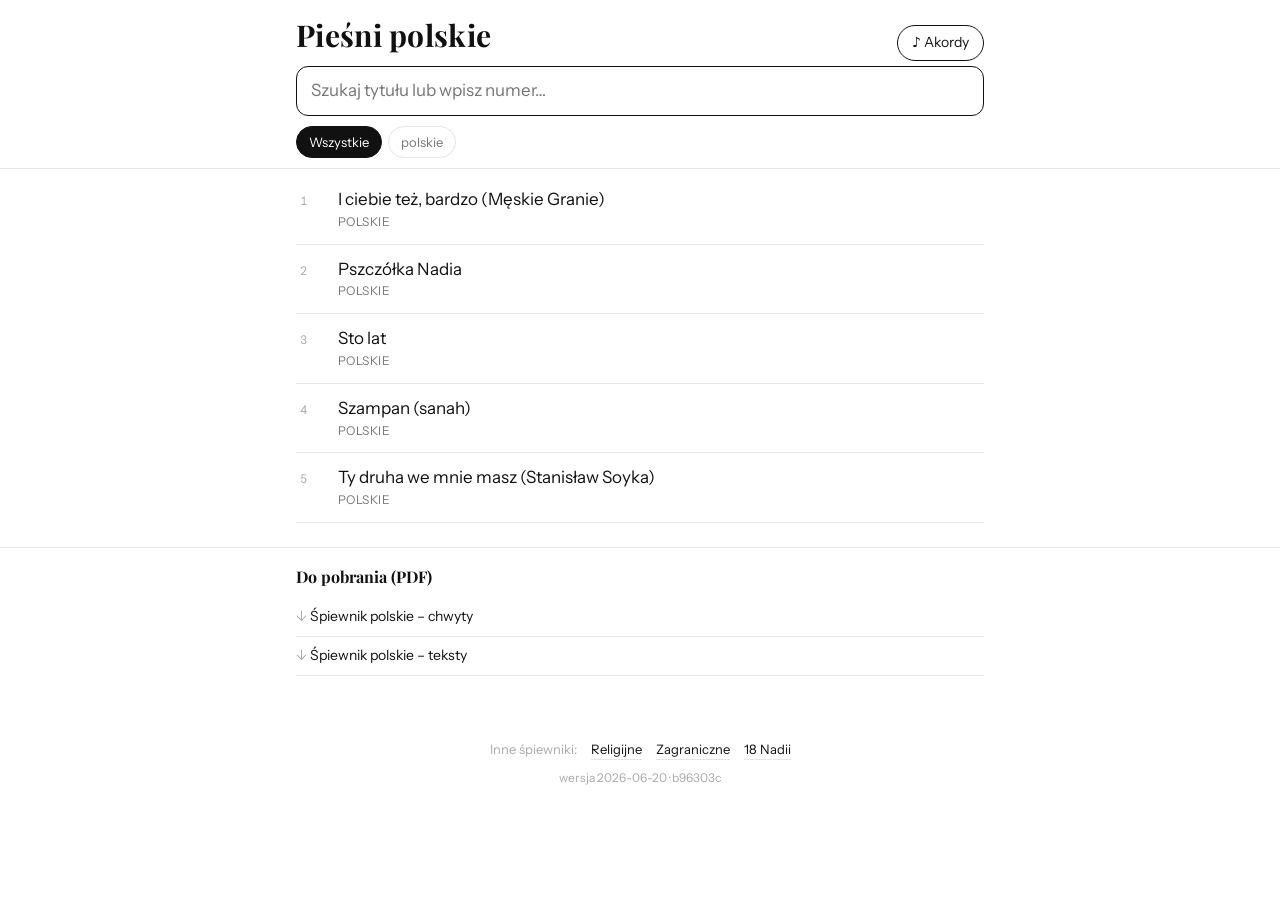
<file: docs/polskie/index.html>
<!doctype html>
<html lang="pl">
<head>
<meta charset="utf-8">
<meta name="viewport" content="width=device-width, initial-scale=1, viewport-fit=cover">
<meta name="theme-color" content="#ffffff">
<meta name="description" content="Śpiewnik z chwytami — wyszukaj pieśń lub wybierz po numerze.">
<title>Pieśni polskie</title>
<link rel="stylesheet" href="style.css">
</head>
<body>
<header class="top"><div class="wrap">
  <div class="toprow"><h1>Pieśni polskie</h1><button id="openChords" class="navbtn">♪ Akordy</button></div>
  <div class="searchbar"><input id="q" type="search" inputmode="search" enterkeyhint="search"
       placeholder="Szukaj tytułu lub wpisz numer…" autocomplete="off" autocapitalize="none"></div>
  <div class="filters" id="filters"></div>
</div></header>
<main class="wrap"><div id="list" class="list"></div></main>
<section class="downloads"><div class="wrap"><h2>Do pobrania (PDF)</h2><a href="pdf/Śpiewnik polskie – chwyty.pdf" download>Śpiewnik polskie – chwyty</a><a href="pdf/Śpiewnik polskie – teksty.pdf" download>Śpiewnik polskie – teksty</a></div></section>
<footer class="sitever"><div class="wrap"><nav class="booknav"><span>Inne śpiewniki:</span> <a href="../">Religijne</a> <a href="../zagraniczne/">Zagraniczne</a> <a href="../18-nadii/">18 Nadii</a></nav><span class="ver">wersja 2026-06-20 · b96303c</span></div></footer>
<div id="songview" class="songview" hidden>
  <div class="songbar">
    <button id="back" class="iconbtn" aria-label="Wróć do listy">‹ Lista</button>
    <div class="songtools">
      <button id="toggleNotation" class="iconbtn" aria-pressed="false" title="Notacja polska / amerykańska">H↔B</button>
      <button id="toggleChords" class="iconbtn" aria-pressed="true">♪ chwyty</button>
      <button id="fontMinus" class="iconbtn" aria-label="Mniejszy tekst">A−</button>
      <button id="fontPlus" class="iconbtn" aria-label="Większy tekst">A+</button>
    </div>
  </div>
  <article id="song" class="song"></article>
</div>
<div id="chordsview" class="songview" hidden>
  <div class="songbar">
    <button id="chordsBack" class="iconbtn" aria-label="Wróć do listy">‹ Lista</button>
    <div class="songtools">
      <button id="toggleNotationCd" class="iconbtn" aria-pressed="false" title="Notacja polska / amerykańska">H↔B</button>
    </div>
  </div>
  <article id="chordsbody" class="chordsbody"></article>
</div>
<script>window.SONGS=[{"nr":1,"title":"I ciebie też, bardzo (Męskie Granie)","section":"polskie","keyfmt":"g-moll","q":"i ciebie tez, bardzo (meskie granie)","html":"<div class=\"ln\">[Zwrotka 1]</div><div class=\"ln chordline\"><span class=\"ch\">B</span></div><div class=\"ln\">  Otwieram oczy, idę</div><div class=\"ln chordline\"><span class=\"ch\">d</span></div><div class=\"ln\">  Widzę na jeden metr</div><div class=\"ln chordline\"><span class=\"ch\">B</span>                      <span class=\"ch\">d</span></div><div class=\"ln\">  Skoszona trawa, nudny dzień</div><div class=\"ln chordline\"><span class=\"ch\">B</span></div><div class=\"ln\">  Chyba po drodze minę</div><div class=\"ln chordline\"><span class=\"ch\">d</span></div><div class=\"ln\">  Stary znajomy brzeg</div><div class=\"ln chordline\"><span class=\"ch\">B</span>                       <span class=\"ch\">d</span></div><div class=\"ln\">  Za chwilę mamy spotkać się</div><div class=\"ln blank\"></div><div class=\"ln\">[Pre-chorus]</div><div class=\"ln chordline\"><span class=\"ch\">Es</span></div><div class=\"ln\">Podaj rękę szybko padaj</div><div class=\"ln chordline\">                              <span class=\"ch\">B</span></div><div class=\"ln\">Nie dam rady w kilku słowach, wiesz</div><div class=\"ln chordline\"><span class=\"ch\">Es</span></div><div class=\"ln\">Szkoda czasu, noc niemłoda</div><div class=\"ln chordline\">                              <span class=\"ch\">g</span>       <span class=\"ch\">F</span></div><div class=\"ln\">Musisz wiedzieć, że ja ciebie też</div><div class=\"ln blank\"></div><div class=\"ln\">[Refren]</div><div class=\"ln chordline\">             <span class=\"ch\">c</span>                  <span class=\"ch\">F</span></div><div class=\"ln\">Wiem, że nie chce się już dłużej bać</div><div class=\"ln chordline\">         <span class=\"ch\">g</span>            <span class=\"ch\">F</span>           <span class=\"ch\">Es</span></div><div class=\"ln\">Nie chce tańczyć do melodii, którą znam</div><div class=\"ln chordline\">       <span class=\"ch\">c</span>                     <span class=\"ch\">F</span></div><div class=\"ln\">Jestem wolny, już mnie porwał wiatr</div><div class=\"ln chordline\">  <span class=\"ch\">g</span>          <span class=\"ch\">F</span>       <span class=\"ch\">Es</span>                    <span class=\"ch\">d</span> <span class=\"ch\">B</span></div><div class=\"ln\">Daleko, gdzie mleko rozlewa się wśród gwiazd</div><div class=\"ln blank\"></div><div class=\"ln\">[Zwrotka 2]</div><div class=\"ln\">Weszłam na jedną chwilę</div><div class=\"ln chordline\"><span class=\"ch\">d</span></div><div class=\"ln\">  Zostałam kilka lat</div><div class=\"ln chordline\"><span class=\"ch\">B</span>                         <span class=\"ch\">d</span></div><div class=\"ln\">  Strachy trzymały mnie za kark</div><div class=\"ln chordline\"><span class=\"ch\">B</span></div><div class=\"ln\">  Otwieram oczy idę</div><div class=\"ln chordline\"><span class=\"ch\">d</span></div><div class=\"ln\">  Przede mną stoisz ty</div><div class=\"ln chordline\"><span class=\"ch\">B</span>                    <span class=\"ch\">d</span></div><div class=\"ln\">  Zielona trawa dobre dni</div><div class=\"ln blank\"></div><div class=\"ln\">[Pre-chorus]</div><div class=\"ln chordline\"><span class=\"ch\">Es</span></div><div class=\"ln\">Podam rękę szybko podam</div><div class=\"ln chordline\">                                 <span class=\"ch\">B</span></div><div class=\"ln\">Nie martw się, noc jeszcze młoda jest</div><div class=\"ln chordline\"><span class=\"ch\">Es</span></div><div class=\"ln\">Szkoda czasu, mi nie szkoda</div><div class=\"ln chordline\">                              <span class=\"ch\">g</span>   <span class=\"ch\">F</span> <span class=\"ch\">c</span></div><div class=\"ln\">Musisz wiedzieć, że ja ciebie też</div><div class=\"ln blank\"></div><div class=\"ln\">[Bridge]</div><div class=\"ln chordline\">                <span class=\"ch\">F</span>    <span class=\"ch\">g</span></div><div class=\"ln\">I ciebie też, bardzo</div><div class=\"ln chordline\">  <span class=\"ch\">F</span>             <span class=\"ch\">Es</span>   <span class=\"ch\">c</span></div><div class=\"ln\">I ciebie też, bardzo</div><div class=\"ln chordline\">               <span class=\"ch\">F</span>    <span class=\"ch\">g</span></div><div class=\"ln\">I ciebie też, bardzo</div><div class=\"ln chordline\">  <span class=\"ch\">F</span>             <span class=\"ch\">Es</span></div><div class=\"ln\">I ciebie też, bardzo</div><div class=\"ln blank\"></div><div class=\"ln\">[Refren]</div><div class=\"ln chordline\">        <span class=\"ch\">c</span>                      <span class=\"ch\">F</span></div><div class=\"ln\">Wiem że nie chce się już dłużej bać</div><div class=\"ln chordline\">         <span class=\"ch\">g</span>            <span class=\"ch\">F</span>           <span class=\"ch\">Es</span></div><div class=\"ln\">Nie chce tańczyć do melodii, którą znam</div><div class=\"ln chordline\">       <span class=\"ch\">c</span>                    <span class=\"ch\">F</span></div><div class=\"ln\">Jestem wolny już mnie porwał wiatr</div><div class=\"ln chordline\"> <span class=\"ch\">g</span>           <span class=\"ch\">F</span>        <span class=\"ch\">Es</span></div><div class=\"ln\">Daleko, gdzie mleko rozlewa się</div><div class=\"ln blank\"></div><div class=\"ln chordline\">            <span class=\"ch\">c</span>                  <span class=\"ch\">F</span></div><div class=\"ln\">Wiem że nie chce się już dłużej bać</div><div class=\"ln chordline\">         <span class=\"ch\">g</span>            <span class=\"ch\">F</span>           <span class=\"ch\">Es</span></div><div class=\"ln\">Nie chce tańczyć do melodii, którą znam</div><div class=\"ln chordline\">       <span class=\"ch\">c</span>                    <span class=\"ch\">F</span></div><div class=\"ln\">Jestem wolny już mnie porwał wiatr</div><div class=\"ln chordline\">   <span class=\"ch\">g</span>         <span class=\"ch\">F</span>       <span class=\"ch\">Es</span>                     <span class=\"ch\">d</span></div><div class=\"ln\">Daleko, gdzie mleko rozlewa się wśród gwiazd</div><div class=\"ln blank\"></div><div class=\"ln\">[Outro]</div><div class=\"ln chordline\"><span class=\"ch\">B</span></div>"},{"nr":2,"title":"Pszczółka Nadia","section":"polskie","keyfmt":"C-dur","q":"pszczoka nadia","html":"<div class=\"ln\">[Zwrotka 1]</div><div class=\"ln\">Nadia osiemnaście lat już ma, <span class=\"ch\">C</span> <span class=\"ch\">G</span></div><div class=\"ln\">Cała sala śpiewa jej: sto lat! <span class=\"ch\">F</span> <span class=\"ch\">C</span></div><div class=\"ln\">Swój uśmiech niesie, gdzie się da, <span class=\"ch\">C</span> <span class=\"ch\">G</span></div><div class=\"ln\">Królową jest naszego dnia!  <span class=\"ch\">F</span> <span class=\"ch\">C</span></div><div class=\"ln blank\"></div><div class=\"ln\">[Refren]</div><div class=\"ln chordline\"><span class=\"ch\">C</span>     <span class=\"ch\">F</span> <span class=\"ch\">G7</span>     <span class=\"ch\">C</span>                           <span class=\"ch\">d</span></div><div class=\"ln\">Hej, Nadio, dziś śpiewamy w Twoje urodziny,</div><div class=\"ln chordline\"><span class=\"ch\">G</span>                          <span class=\"ch\">C</span></div><div class=\"ln\">Wszyscy Cię kochamy i lubimy.</div><div class=\"ln chordline\"><span class=\"ch\">C</span>                     <span class=\"ch\">d</span></div><div class=\"ln\">Nadio, rośnij zdrowo nam,</div><div class=\"ln chordline\"><span class=\"ch\">G</span>                        <span class=\"ch\">C</span></div><div class=\"ln\">Masz już osiemnaście lat! <span class=\"ch\">2x</span></div><div class=\"ln blank\"></div><div class=\"ln\">[Zwrotka 2]</div><div class=\"ln\">Nadia koty kocha, każdy wie, <span class=\"ch\">C</span> <span class=\"ch\">G</span></div><div class=\"ln\">Gdy usłyszy &quot;miau&quot;, już przy nim jest. <span class=\"ch\">F</span> <span class=\"ch\">C</span></div><div class=\"ln\">Kotów w telefonie tysiąc ma, <span class=\"ch\">C</span> <span class=\"ch\">G</span></div><div class=\"ln\">I dla każdego dobre serce da. <span class=\"ch\">F</span> <span class=\"ch\">C</span></div><div class=\"ln blank\"></div><div class=\"ln\">[Refren]</div><div class=\"ln chordline\"><span class=\"ch\">C</span>     <span class=\"ch\">F</span> <span class=\"ch\">G7</span>     <span class=\"ch\">C</span>                           <span class=\"ch\">d</span></div><div class=\"ln\">Hej, Nadio, dziś śpiewamy w Twoje urodziny,</div><div class=\"ln chordline\"><span class=\"ch\">G</span>                          <span class=\"ch\">C</span></div><div class=\"ln\">Wszyscy Cię kochamy i lubimy.</div><div class=\"ln chordline\"><span class=\"ch\">C</span>                     <span class=\"ch\">d</span></div><div class=\"ln\">Nadio, rośnij zdrowo nam,</div><div class=\"ln chordline\"><span class=\"ch\">G</span>                        <span class=\"ch\">C</span></div><div class=\"ln\">Masz już osiemnaście lat! <span class=\"ch\">2x</span></div><div class=\"ln blank\"></div><div class=\"ln\">[Zwrotka 3]</div><div class=\"ln\">W Poznaniu płynie każdy dzień, <span class=\"ch\">C</span> <span class=\"ch\">G</span></div><div class=\"ln\">Tam przyjaciół ma i dobrze jej. <span class=\"ch\">F</span> <span class=\"ch\">C</span></div><div class=\"ln\">Przed Nadią drzwi otwiera świat, <span class=\"ch\">C</span> <span class=\"ch\">G</span></div><div class=\"ln\">Niech jej szczęście trwa i trwa i trwa! <span class=\"ch\">F</span> <span class=\"ch\">C</span></div><div class=\"ln blank\"></div><div class=\"ln\">[Refren]</div><div class=\"ln chordline\"><span class=\"ch\">C</span>     <span class=\"ch\">F</span> <span class=\"ch\">G7</span>     <span class=\"ch\">C</span>                           <span class=\"ch\">d</span></div><div class=\"ln\">Hej, Nadio, dziś śpiewamy w Twoje urodziny,</div><div class=\"ln chordline\"><span class=\"ch\">G</span>                          <span class=\"ch\">C</span></div><div class=\"ln\">Wszyscy Cię kochamy i lubimy.</div><div class=\"ln chordline\"><span class=\"ch\">C</span>                     <span class=\"ch\">d</span></div><div class=\"ln\">Nadio, rośnij zdrowo nam,</div><div class=\"ln chordline\"><span class=\"ch\">G</span>                        <span class=\"ch\">C</span></div><div class=\"ln\">Masz już osiemnaście lat! <span class=\"ch\">2x</span></div><div class=\"ln blank\"></div><div class=\"ln\">[Zwrotka 4]</div><div class=\"ln\">Mała Nadia w ręce wzięła łuk, <span class=\"ch\">C</span> <span class=\"ch\">G</span></div><div class=\"ln\">Chciała trafić prosto w słupek znów. <span class=\"ch\">F</span> <span class=\"ch\">C</span></div><div class=\"ln\">Strzała poszła, kurze prosto w łeb, <span class=\"ch\">C</span> <span class=\"ch\">G</span></div><div class=\"ln\">Z kochaną Nadią tak już jest… <span class=\"ch\">F</span> <span class=\"ch\">C</span></div><div class=\"ln blank\"></div><div class=\"ln\">[Refren]</div><div class=\"ln chordline\"><span class=\"ch\">C</span>     <span class=\"ch\">F</span> <span class=\"ch\">G7</span>     <span class=\"ch\">C</span>                           <span class=\"ch\">d</span></div><div class=\"ln\">Hej, Nadio, dziś śpiewamy w Twoje urodziny,</div><div class=\"ln chordline\"><span class=\"ch\">G</span>                          <span class=\"ch\">C</span></div><div class=\"ln\">Wszyscy Cię kochamy i lubimy.</div><div class=\"ln chordline\"><span class=\"ch\">C</span>                     <span class=\"ch\">d</span></div><div class=\"ln\">Nadio, rośnij zdrowo nam,</div><div class=\"ln chordline\"><span class=\"ch\">G</span>                        <span class=\"ch\">C</span></div><div class=\"ln\">Masz już osiemnaście lat! <span class=\"ch\">2x</span></div><div class=\"ln blank\"></div><div class=\"ln\">[Zwrotka 5]</div><div class=\"ln\">Awokado lubi dużo zjeść, <span class=\"ch\">C</span> <span class=\"ch\">G</span></div><div class=\"ln\">Rezolutna, miła, słodka jest  <span class=\"ch\">F</span> <span class=\"ch\">C</span></div><div class=\"ln\">Więc wznośmy dzisiaj toast wraz, <span class=\"ch\">C</span> <span class=\"ch\">G</span></div><div class=\"ln\">I śpiewajmy jej sto lat, sto lat! <span class=\"ch\">F</span> <span class=\"ch\">C</span></div><div class=\"ln blank\"></div><div class=\"ln\">[Refren]</div><div class=\"ln chordline\"><span class=\"ch\">C</span>     <span class=\"ch\">F</span> <span class=\"ch\">G7</span>     <span class=\"ch\">C</span>                           <span class=\"ch\">d</span></div><div class=\"ln\">Hej, Nadio, dziś śpiewamy w Twoje urodziny,</div><div class=\"ln chordline\"><span class=\"ch\">G</span>                          <span class=\"ch\">C</span></div><div class=\"ln\">Wszyscy Cię kochamy i lubimy.</div><div class=\"ln chordline\"><span class=\"ch\">C</span>                     <span class=\"ch\">d</span></div><div class=\"ln\">Nadio, rośnij zdrowo nam,</div><div class=\"ln chordline\"><span class=\"ch\">G</span>                        <span class=\"ch\">C</span></div><div class=\"ln\">Masz już osiemnaście lat! <span class=\"ch\">2x</span></div>"},{"nr":3,"title":"Sto lat","section":"polskie","keyfmt":"C-dur","q":"sto lat","html":"<div class=\"ln\">[Zwrotka 1]</div><div class=\"ln chordline\"><span class=\"ch\">C</span>                                  <span class=\"ch\">G</span></div><div class=\"ln\">Sto lat, sto lat, niech żyje, żyje nam</div><div class=\"ln chordline\"><span class=\"ch\">G</span>                                  <span class=\"ch\">C</span></div><div class=\"ln\">Sto lat, sto lat, niech żyje, żyje nam</div><div class=\"ln chordline\"><span class=\"ch\">C</span>                                          <span class=\"ch\">F</span></div><div class=\"ln\">Jeszcze raz, jeszcze raz, niech żyje, żyje nam</div><div class=\"ln chordline\"><span class=\"ch\">G</span>          <span class=\"ch\">C</span></div><div class=\"ln\">Niech żyje nam</div><div class=\"ln blank\"></div><div class=\"ln\">[Zwrotka 2]</div><div class=\"ln chordline\"><span class=\"ch\">C</span>                 <span class=\"ch\">d</span></div><div class=\"ln\">Sto lat, sto lat, sto lat</div><div class=\"ln chordline\">         <span class=\"ch\">G</span>            <span class=\"ch\">C</span></div><div class=\"ln\">Sto lat, niechaj żyje nam</div><div class=\"ln chordline\">           <span class=\"ch\">F</span>    <span class=\"ch\">G</span>          <span class=\"ch\">C</span></div><div class=\"ln\">Niech żyje nam, niech żyje nam</div><div class=\"ln chordline\"><span class=\"ch\">a</span>                    <span class=\"ch\">d</span></div><div class=\"ln\">W zdrowiu, szczęściu, pomyślności</div><div class=\"ln chordline\"><span class=\"ch\">G</span>            <span class=\"ch\">C</span></div><div class=\"ln\">Niechaj żyje nam</div><div class=\"ln chordline\">           <span class=\"ch\">F</span>    <span class=\"ch\">G</span>          <span class=\"ch\">C</span></div><div class=\"ln\">Niech żyje nam, niech żyje nam</div><div class=\"ln chordline\"><span class=\"ch\">a</span>                    <span class=\"ch\">d</span></div><div class=\"ln\">W zdrowiu, szczęściu, pomyślności</div><div class=\"ln chordline\"><span class=\"ch\">G</span>            <span class=\"ch\">C</span></div><div class=\"ln\">Niechaj żyje nam</div><div class=\"ln blank\"></div><div class=\"ln\">[Zwrotka 3]</div><div class=\"ln chordline\"><span class=\"ch\">C</span></div><div class=\"ln\">Niech mu gwiazdka pomyślności</div><div class=\"ln chordline\"><span class=\"ch\">F</span>           <span class=\"ch\">C</span></div><div class=\"ln\">Nigdy nie zagaśnie</div><div class=\"ln chordline\"><span class=\"ch\">F</span>           <span class=\"ch\">C</span></div><div class=\"ln\">Nigdy nie zagaśnie</div><div class=\"ln chordline\"><span class=\"ch\">G</span>            <span class=\"ch\">C</span></div><div class=\"ln\">A kto z nami nie wypije</div><div class=\"ln chordline\"><span class=\"ch\">G</span>               <span class=\"ch\">C</span></div><div class=\"ln\">Niech go piorun trzaśnie</div><div class=\"ln chordline\"><span class=\"ch\">G</span>            <span class=\"ch\">C</span></div><div class=\"ln\">A kto z nami nie wypije</div><div class=\"ln chordline\"><span class=\"ch\">G</span>               <span class=\"ch\">C</span></div><div class=\"ln\">Niech go piorun trzaśnie</div><div class=\"ln blank\"></div><div class=\"ln\">[Zwrotka 4]</div><div class=\"ln chordline\">  <span class=\"ch\">C</span>               <span class=\"ch\">G</span></div><div class=\"ln\">I jeszcze jeden i jeszcze raz</div><div class=\"ln chordline\">                       <span class=\"ch\">C</span></div><div class=\"ln\">Sto lat, sto lat niech żyje nam</div><div class=\"ln chordline\">         <span class=\"ch\">F</span>        <span class=\"ch\">G</span>                  <span class=\"ch\">C</span></div><div class=\"ln\">Sto lat, sto lat, sto lat niech żyje nam</div><div class=\"ln chordline\">  <span class=\"ch\">C</span>               <span class=\"ch\">G</span></div><div class=\"ln\">I jeszcze jeden i jeszcze raz</div><div class=\"ln chordline\">                       <span class=\"ch\">C</span></div><div class=\"ln\">Sto lat, sto lat niech żyje nam</div><div class=\"ln chordline\">         <span class=\"ch\">F</span>        <span class=\"ch\">G</span>                  <span class=\"ch\">C</span></div><div class=\"ln\">Sto lat, sto lat, sto lat niech żyje nam</div><div class=\"ln blank\"></div>"},{"nr":4,"title":"Szampan (sanah)","section":"polskie","keyfmt":"cis-moll","q":"szampan (sanah)","html":"<div class=\"ln\">[Zwrotka 1]</div><div class=\"ln chordline\">  <span class=\"ch\">cis</span>     <span class=\"ch\">E</span></div><div class=\"ln\">Pod górkę mam</div><div class=\"ln chordline\">   <span class=\"ch\">A</span>                   <span class=\"ch\">fis</span></div><div class=\"ln\">Ale na to się pisałam,  tak czy siak</div><div class=\"ln chordline\"> <span class=\"ch\">cis</span>        <span class=\"ch\">E</span></div><div class=\"ln\">Do biegu start</div><div class=\"ln chordline\"> <span class=\"ch\">A</span>                <span class=\"ch\">fis</span></div><div class=\"ln\">Sama drogę tę wybrałam</div><div class=\"ln chordline\">         <span class=\"ch\">cis</span>    <span class=\"ch\">E</span></div><div class=\"ln\">Chciałam tak</div><div class=\"ln chordline\">       <span class=\"ch\">A</span>            <span class=\"ch\">fis</span>            <span class=\"ch\">cis</span>    <span class=\"ch\">E</span></div><div class=\"ln\">Czy na moje łzy ja znajdę jeszcze czas?</div><div class=\"ln chordline\">          <span class=\"ch\">A</span></div><div class=\"ln\">Czy na łzy ja znajdę czas?</div><div class=\"ln blank\"></div><div class=\"ln\">[Refren]</div><div class=\"ln chordline\"> <span class=\"ch\">fis</span></div><div class=\"ln\">Szampan wylewa się</div><div class=\"ln chordline\"><span class=\"ch\">A</span></div><div class=\"ln\">Toast mogę wznieść</div><div class=\"ln chordline\">      <span class=\"ch\">cis</span></div><div class=\"ln\">A ten gość mówi coś</div><div class=\"ln chordline\"><span class=\"ch\">H</span></div><div class=\"ln\">O co mu chodzi?</div><div class=\"ln chordline\"> <span class=\"ch\">fis</span></div><div class=\"ln\">Ktoś tu dissuje mnie</div><div class=\"ln chordline\"><span class=\"ch\">A</span></div><div class=\"ln\">Niech gada co chce</div><div class=\"ln chordline\">        <span class=\"ch\">cis</span></div><div class=\"ln\">A ten gość mówi coś</div><div class=\"ln chordline\"><span class=\"ch\">H</span></div><div class=\"ln\">Spoko, nie szkodzi</div><div class=\"ln chordline\"> <span class=\"ch\">fis</span>          <span class=\"ch\">A</span></div><div class=\"ln\">Zamykam oczy, byłeś uroczy</div><div class=\"ln chordline\"> <span class=\"ch\">cis</span>          <span class=\"ch\">H</span></div><div class=\"ln\">Będę udawać, że już nie boli</div><div class=\"ln chordline\"> <span class=\"ch\">fis</span></div><div class=\"ln\">Szampan wylewa się</div><div class=\"ln chordline\"><span class=\"ch\">A</span></div><div class=\"ln\">Toast mogę wznieść</div><div class=\"ln chordline\">        <span class=\"ch\">cis</span></div><div class=\"ln\">A ten gość mówi coś</div><div class=\"ln chordline\"> <span class=\"ch\">H</span></div><div class=\"ln\">O co mu chodzi?</div><div class=\"ln blank\"></div><div class=\"ln chordline\"><span class=\"ch\">fis</span>  <span class=\"ch\">A</span>  <span class=\"ch\">cis</span></div><div class=\"ln blank\"></div><div class=\"ln chordline\"> <span class=\"ch\">H</span></div><div class=\"ln\">O co mu chodzi?</div><div class=\"ln blank\"></div><div class=\"ln\">[Zwrotka 2]</div><div class=\"ln chordline\"> <span class=\"ch\">cis</span>        <span class=\"ch\">E</span></div><div class=\"ln\">I znów ten typ</div><div class=\"ln chordline\">       <span class=\"ch\">A</span>               <span class=\"ch\">fis</span></div><div class=\"ln\">On szepcze &quot;pronto, pronto musisz iść&quot;</div><div class=\"ln chordline\"> <span class=\"ch\">cis</span>           <span class=\"ch\">E</span></div><div class=\"ln\">A brak mi sił</div><div class=\"ln chordline\">           <span class=\"ch\">A</span>           <span class=\"ch\">fis</span>        <span class=\"ch\">cis</span>     <span class=\"ch\">E</span></div><div class=\"ln\">Ten szampan coś za łatwo wchodził mi</div><div class=\"ln chordline\">         <span class=\"ch\">A</span>          <span class=\"ch\">fis</span>           <span class=\"ch\">cis</span></div><div class=\"ln\">Czy na pożegnanie znajdę jeszcze czas?</div><div class=\"ln chordline\"> <span class=\"ch\">E</span>          <span class=\"ch\">A</span></div><div class=\"ln\">Spojrzę się ostatni raz</div><div class=\"ln blank\"></div><div class=\"ln\">[Refren]</div><div class=\"ln chordline\"><span class=\"ch\">fis</span></div><div class=\"ln\">Szampan wylewa się</div><div class=\"ln chordline\"><span class=\"ch\">A</span></div><div class=\"ln\">Toast mogę wznieść</div><div class=\"ln chordline\">      <span class=\"ch\">cis</span></div><div class=\"ln\">A ten gość mówi coś</div><div class=\"ln chordline\"><span class=\"ch\">H</span></div><div class=\"ln\">O co mu chodzi?</div><div class=\"ln chordline\"> <span class=\"ch\">fis</span></div><div class=\"ln\">Ktoś tu dissuje mnie</div><div class=\"ln chordline\"><span class=\"ch\">A</span></div><div class=\"ln\">Niech gada co chce</div><div class=\"ln chordline\">        <span class=\"ch\">cis</span></div><div class=\"ln\">A ten gość mówi coś</div><div class=\"ln chordline\"><span class=\"ch\">H</span></div><div class=\"ln\">Spoko, nie szkodzi</div><div class=\"ln chordline\"> <span class=\"ch\">fis</span>          <span class=\"ch\">A</span></div><div class=\"ln\">Zamykam oczy, byłeś uroczy</div><div class=\"ln chordline\"> <span class=\"ch\">cis</span>          <span class=\"ch\">H</span></div><div class=\"ln\">Będę udawać, że już nie boli</div><div class=\"ln chordline\"> <span class=\"ch\">fis</span></div><div class=\"ln\">Szampan wylewa się</div><div class=\"ln chordline\"><span class=\"ch\">A</span></div><div class=\"ln\">Toast mogę wznieść</div><div class=\"ln chordline\">        <span class=\"ch\">cis</span></div><div class=\"ln\">A ten gość mówi coś</div><div class=\"ln chordline\"> <span class=\"ch\">H</span></div><div class=\"ln\">O co mu chodzi?</div><div class=\"ln blank\"></div><div class=\"ln chordline\"><span class=\"ch\">fis</span>  <span class=\"ch\">A</span>  <span class=\"ch\">cis</span></div><div class=\"ln blank\"></div><div class=\"ln chordline\"> <span class=\"ch\">H</span></div><div class=\"ln\">O co mu chodzi?</div><div class=\"ln blank\"></div><div class=\"ln chordline\"> <span class=\"ch\">fis</span></div><div class=\"ln\">Szampan wylewa się</div><div class=\"ln chordline\"><span class=\"ch\">A</span></div><div class=\"ln\">Toast mogę wznieść</div><div class=\"ln chordline\">      <span class=\"ch\">cis</span></div><div class=\"ln\">A ten gość mówi coś</div><div class=\"ln chordline\"><span class=\"ch\">H</span></div><div class=\"ln\">O co mu chodzi?</div><div class=\"ln chordline\"> <span class=\"ch\">fis</span></div><div class=\"ln\">Ktoś tu dissuje mnie</div><div class=\"ln chordline\"><span class=\"ch\">A</span></div><div class=\"ln\">Niech gada co chce</div><div class=\"ln chordline\">        <span class=\"ch\">cis</span></div><div class=\"ln\">A ten gość mówi coś</div><div class=\"ln chordline\"><span class=\"ch\">H</span></div><div class=\"ln\">Spoko, nie szkodzi</div><div class=\"ln chordline\"> <span class=\"ch\">fis</span>          <span class=\"ch\">A</span></div><div class=\"ln\">Zamykam oczy, byłeś uroczy</div><div class=\"ln chordline\"> <span class=\"ch\">cis</span>          <span class=\"ch\">H</span></div><div class=\"ln\">Będę udawać, że już nie boli</div><div class=\"ln chordline\"> <span class=\"ch\">fis</span></div><div class=\"ln\">Szampan wylewa się</div><div class=\"ln chordline\"><span class=\"ch\">A</span></div><div class=\"ln\">Toast mogę wznieść</div><div class=\"ln chordline\">        <span class=\"ch\">cis</span></div><div class=\"ln\">A ten gość mówi coś</div><div class=\"ln chordline\"> <span class=\"ch\">H</span></div><div class=\"ln\">O co mu chodzi?</div>"},{"nr":5,"title":"Ty druha we mnie masz (Stanisław Soyka)","section":"polskie","keyfmt":"C-dur","q":"ty druha we mnie masz (stanisaw soyka)","html":"<div class=\"ln\">[Intro]</div><div class=\"ln chordline\"><span class=\"ch\">C</span>   <span class=\"ch\">E7</span>   <span class=\"ch\">a</span>   <span class=\"ch\">A</span>   <span class=\"ch\">C</span>   <span class=\"ch\">G</span>   <span class=\"ch\">C</span>   <span class=\"ch\">H</span>   <span class=\"ch\">A</span></div><div class=\"ln blank\"></div><div class=\"ln\">[Verse 1]</div><div class=\"ln chordline\"><span class=\"ch\">C</span>          <span class=\"ch\">G7+5</span>   <span class=\"ch\">C</span></div><div class=\"ln\">Ty druha we mnie masz</div><div class=\"ln chordline\"><span class=\"ch\">F</span>            <span class=\"ch\">G</span>     <span class=\"ch\">C</span></div><div class=\"ln\">Ty druha we mnie masz</div><div class=\"ln chordline\"><span class=\"ch\">F</span>     <span class=\"ch\">C</span>          <span class=\"ch\">E7</span>       <span class=\"ch\">a</span></div><div class=\"ln\">Kiedy szukasz, gdzie twój kąt</div><div class=\"ln chordline\">          <span class=\"ch\">F</span>       <span class=\"ch\">C</span>      <span class=\"ch\">E7</span>      <span class=\"ch\">a</span></div><div class=\"ln\">A przytulny dom jest wiele mil stąd</div><div class=\"ln chordline\"><span class=\"ch\">F</span>    <span class=\"ch\">C</span>        <span class=\"ch\">E7</span>           <span class=\"ch\">a</span></div><div class=\"ln\">Nie zapomnij, bo popełnisz błąd, że</div><div class=\"ln chordline\"><span class=\"ch\">D7</span>       <span class=\"ch\">G</span>          <span class=\"ch\">C</span></div><div class=\"ln\">Ty druha we mnie masz</div><div class=\"ln chordline\"><span class=\"ch\">A</span>     <span class=\"ch\">D7</span>      <span class=\"ch\">G</span>          <span class=\"ch\">C</span>   <span class=\"ch\">a</span>   <span class=\"ch\">A</span>  <span class=\"ch\">C</span>  <span class=\"ch\">G</span></div><div class=\"ln\">Tak, ty druha we mnie masz</div><div class=\"ln blank\"></div><div class=\"ln\">[Verse 2]</div><div class=\"ln chordline\"><span class=\"ch\">C</span>          <span class=\"ch\">G7+5</span>   <span class=\"ch\">C</span></div><div class=\"ln\">Ty druha we mnie masz</div><div class=\"ln chordline\"><span class=\"ch\">F</span>           <span class=\"ch\">G</span>     <span class=\"ch\">C</span></div><div class=\"ln\">Ty druha we mnie masz</div><div class=\"ln chordline\"><span class=\"ch\">F</span>          <span class=\"ch\">C</span>        <span class=\"ch\">E7</span>        <span class=\"ch\">a</span></div><div class=\"ln\">Kiedy masz kłopot - diabeł z nim</div><div class=\"ln chordline\"><span class=\"ch\">F</span>          <span class=\"ch\">C</span>         <span class=\"ch\">E7</span>       <span class=\"ch\">a</span></div><div class=\"ln\">Pomocy trzeba Ci - wal jak w dym</div><div class=\"ln chordline\"><span class=\"ch\">F</span>            <span class=\"ch\">C</span>            <span class=\"ch\">E7</span>      <span class=\"ch\">a</span></div><div class=\"ln\">Razem trzymajmy się - przekonasz się, że</div><div class=\"ln chordline\"> <span class=\"ch\">D7</span>        <span class=\"ch\">G</span>     <span class=\"ch\">C</span>     <span class=\"ch\">A</span></div><div class=\"ln\">Ty druha we mnie masz</div><div class=\"ln chordline\"><span class=\"ch\">D7</span>        <span class=\"ch\">G</span>         <span class=\"ch\">C</span></div><div class=\"ln\">Ty druha we mnie masz</div><div class=\"ln blank\"></div><div class=\"ln\">[Bridge]</div><div class=\"ln chordline\"><span class=\"ch\">F</span>                     <span class=\"ch\">H</span>           <span class=\"ch\">C</span>      <span class=\"ch\">H7</span>       <span class=\"ch\">C</span></div><div class=\"ln\">Niektórym wydaje się, że są dużo lepsi, silniejsi itede (może)</div><div class=\"ln chordline\"><span class=\"ch\">H</span>                 <span class=\"ch\">H7</span>               <span class=\"ch\">e</span>       <span class=\"ch\">A7</span>   <span class=\"ch\">d</span>          <span class=\"ch\">G</span></div><div class=\"ln\">Lecz żaden z nich na pewno nie ma pojęcia, że ja kocham cię, wiesz</div><div class=\"ln blank\"></div><div class=\"ln\">[Verse 3]</div><div class=\"ln chordline\"><span class=\"ch\">C</span>         <span class=\"ch\">G7+5</span>   <span class=\"ch\">C</span>   <span class=\"ch\">F</span>               <span class=\"ch\">G</span>        <span class=\"ch\">C</span></div><div class=\"ln\">Z biegiem zim i lat, ta przyjaźń bez przerwy trwa</div><div class=\"ln chordline\"><span class=\"ch\">F</span>                 <span class=\"ch\">C</span>       <span class=\"ch\">E7</span>   <span class=\"ch\">a</span></div><div class=\"ln\">Gdzie Ja tam Ty, w złe i dobre dni</div><div class=\"ln chordline\"><span class=\"ch\">D7</span>          <span class=\"ch\">G</span>        <span class=\"ch\">C</span>       <span class=\"ch\">A7</span></div><div class=\"ln\">Ty druha we mnie masz</div><div class=\"ln chordline\"><span class=\"ch\">D7</span>          <span class=\"ch\">G</span>        <span class=\"ch\">C</span>       <span class=\"ch\">A7</span></div><div class=\"ln\">Ty druha we mnie masz</div><div class=\"ln chordline\"><span class=\"ch\">D</span>           <span class=\"ch\">G</span>        <span class=\"ch\">C</span>      <span class=\"ch\">E7</span>  <span class=\"ch\">a</span> <span class=\"ch\">A</span> <span class=\"ch\">C</span> <span class=\"ch\">G</span>    <span class=\"ch\">C</span></div><div class=\"ln\">Ty druha we mnie masz...</div>"}];window.CHORDS={"C-dur / a-moll":[{"name":"C","frets":["x",3,2,0,1,0],"role":"I"},{"name":"Cadd9","frets":["x",3,2,0,3,0],"role":"I"},{"name":"Cmaj7","frets":["x",3,2,0,0,0],"role":"I"},{"name":"C","frets":["x",3,2,0,1,3],"role":"I"},{"name":"d","frets":["x","x",0,2,3,1],"role":"ii"},{"name":"e7","frets":[0,2,0,0,3,0],"role":"iii"},{"name":"Fmaj7","frets":[1,3,3,2,1,0],"role":"IV"},{"name":"Fadd9","frets":[1,"x",3,2,1,3],"role":"IV"},{"name":"G","frets":[3,2,0,0,0,3],"role":"V"},{"name":"Gadd4","frets":[3,2,0,0,1,3],"role":"V"},{"name":"G/H","frets":["x",2,0,0,0,3],"role":"V"},{"name":"a7","frets":["x",0,2,0,1,0],"role":"vi"}],"G-dur / e-moll":[{"name":"G","frets":[3,2,0,0,3,3],"role":"I"},{"name":"Gsus4","frets":[3,3,0,0,1,3],"role":"I"},{"name":"a","frets":["x",0,2,2,1,0],"role":"ii"},{"name":"a(add9)","frets":["x",0,2,4,1,0],"role":"ii"},{"name":"h","frets":["x",2,4,4,3,2],"role":"iii"},{"name":"Cadd9","frets":["x",3,2,0,3,3],"role":"IV"},{"name":"D/Fis","frets":[2,0,0,2,3,2],"role":"V"},{"name":"Dsus4","frets":["x","x",0,2,3,3],"role":"V"},{"name":"e7","frets":[0,2,2,0,3,3],"role":"vi"},{"name":"G/H","frets":["x",2,0,0,0,3],"role":"I"},{"name":"e9","frets":["x",7,5,7,7,"x"],"role":"vi"},{"name":"a9","frets":["x",12,10,12,12,"x"],"role":"ii"},{"name":"Gmaj9","frets":[3,0,4,4,3,"x"],"role":"I"},{"name":"D9","frets":["x",5,4,5,5,"x"],"role":"V"}],"D-dur / h-moll":[{"name":"D","frets":["x","x",0,2,3,2],"role":"I"},{"name":"Dsus2","frets":["x","x",0,2,3,0],"role":"I"},{"name":"e9","frets":[0,2,4,0,3,0],"role":"ii"},{"name":"fis","frets":[2,"x",2,2,0,0],"role":"iii"},{"name":"G","frets":[3,2,0,0,0,3],"role":"IV"},{"name":"A","frets":["x",0,2,2,2,0],"role":"V"},{"name":"A/Cis","frets":["x",4,2,2,2,0],"role":"V"},{"name":"h7","frets":["x",2,0,2,3,0],"role":"vi"},{"name":"h11","frets":["x",2,0,2,2,0],"role":"vi"}],"A-dur / fis-moll":[{"name":"A","frets":["x",0,2,2,2,0],"role":"I"},{"name":"Asus2","frets":["x",0,2,2,0,0],"role":"I"},{"name":"Amaj7","frets":["x",0,2,1,2,0],"role":"I"},{"name":"h","frets":["x",2,4,4,3,2],"role":"ii"},{"name":"cis","frets":["x",4,6,6,5,4],"role":"iii"},{"name":"D","frets":["x","x",0,2,3,2],"role":"IV"},{"name":"E7","frets":[0,2,0,1,0,0],"role":"V"},{"name":"fis","frets":[2,"x",2,2,0,0],"role":"vi"}],"E-dur / cis-moll":[{"name":"E","frets":[0,2,2,1,0,0],"role":"I"},{"name":"Esus4","frets":[0,2,2,2,0,0],"role":"I"},{"name":"fis","frets":[2,"x",2,2,0,0],"role":"ii"},{"name":"Gis","frets":[4,"x",4,4,0,0],"role":"iii"},{"name":"Aadd9","frets":[5,7,7,6,0,0],"role":"IV"},{"name":"Amaj7","frets":["x",0,2,1,2,0],"role":"IV"},{"name":"Hadd4","frets":[7,9,9,8,0,0],"role":"V"},{"name":"cis9","frets":[0,4,6,8,0,0],"role":"vi"},{"name":"cis9","frets":[9,"x",9,8,0,0],"role":"vi"}],"F-dur / d-moll":[{"name":"Fmaj7","frets":["x","x",3,2,1,0],"role":"I"},{"name":"g","frets":[3,5,5,3,3,3],"role":"ii"},{"name":"a","frets":["x",0,2,2,1,0],"role":"iii"},{"name":"B","frets":["x",1,3,3,3,1],"role":"IV"},{"name":"C","frets":["x",3,2,0,1,0],"role":"V"},{"name":"d","frets":["x","x",0,2,3,1],"role":"vi"}]};window.CHORD_SHAPES={"A":["x",0,2,2,2,0],"B":["x",1,3,3,3,1],"C":["x",3,2,0,1,0],"Cis":["x",4,6,6,6,4],"D":["x","x",0,2,3,2],"Dis":["x","x",1,3,4,3],"E":[0,2,2,1,0,0],"F":[1,3,3,2,1,1],"Fis":[2,4,4,3,2,2],"G":[3,2,0,0,0,3],"Gis":[4,6,6,5,4,4],"H":["x",2,4,4,4,2],"a":["x",0,2,2,1,0],"cis":["x",4,6,6,5,4],"d":["x","x",0,2,3,1],"e":[0,2,2,0,0,0],"f":[1,3,3,1,1,1],"fis":[2,4,4,2,2,2],"g":[3,5,5,3,3,3],"gis":[4,6,6,4,4,4],"h":["x",2,4,4,3,2],"A7":["x",0,2,0,2,0],"C7":["x",3,2,3,1,0],"D7":["x","x",0,2,1,2],"E7":[0,2,0,1,0,0],"Fis7":[2,4,2,3,2,2],"G7":[3,2,0,0,0,1],"H7":["x",2,1,2,0,2],"a7":["x",0,2,0,1,0],"cis7":["x",4,6,4,5,4],"d7":["x","x",0,2,1,1],"e7":[0,2,2,0,3,0],"fis7":[2,4,2,2,2,2],"gis7":[4,6,4,4,4,4],"h7":["x",2,0,2,0,2],"A4":["x",0,2,2,3,0],"C4":["x",3,3,0,1,1],"G4":[3,3,0,0,1,3],"A5":["x",0,2,2,"x","x"],"Bsus":["x",1,3,3,4,1],"Bsus4":["x",1,3,3,4,1],"Dsus4":["x","x",0,2,3,3],"Esus2":[0,2,4,4,0,0],"F7+":["x","x",3,2,2,1],"Disdim":["x","x",1,2,1,2],"Aisdim":["x",1,2,0,2,0],"gis7b5":[4,"x",4,4,3,"x"],"fis11":[2,"x",2,2,0,0]};</script>
<script src="app.js"></script>
</body>
</html>
</file>
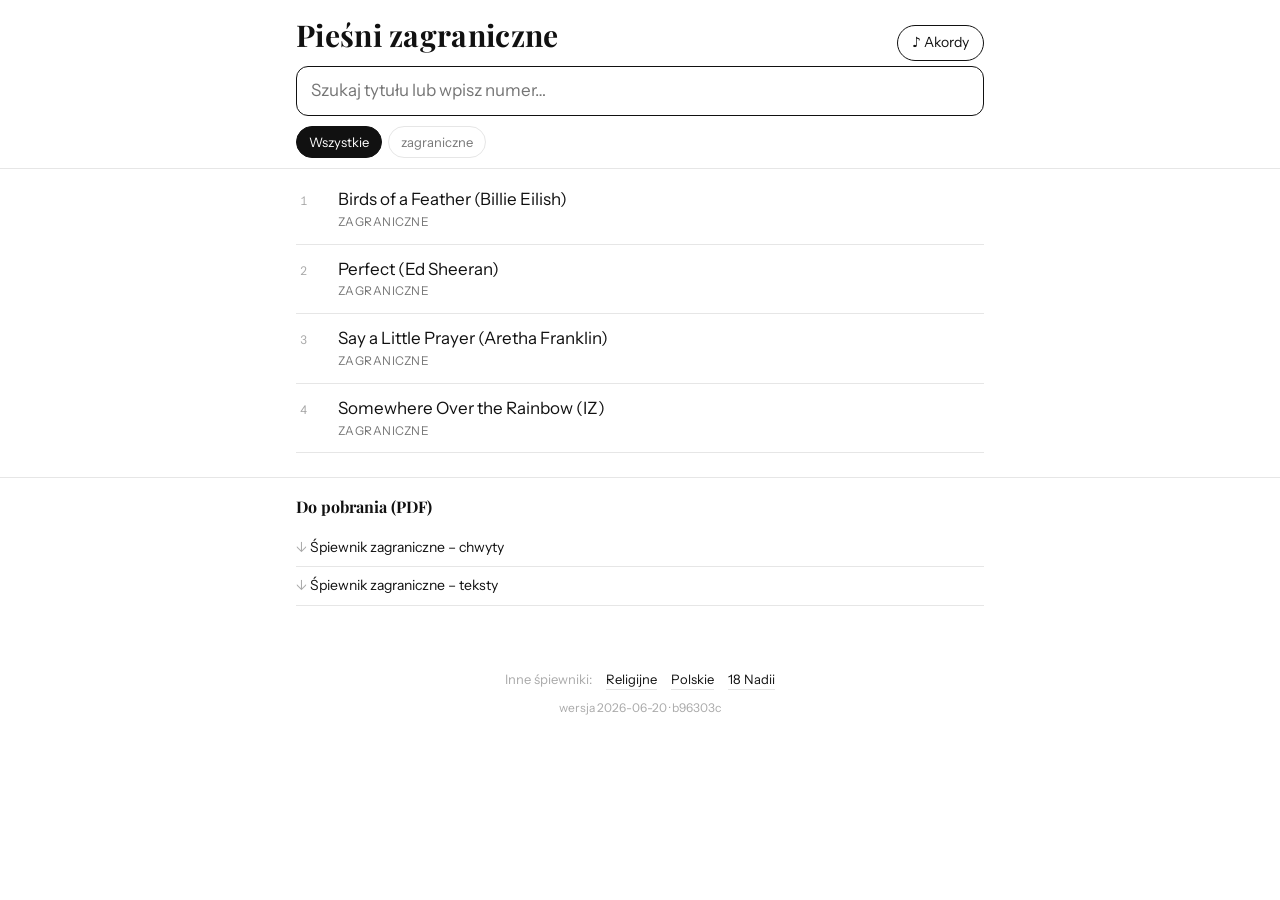
<file: docs/zagraniczne/index.html>
<!doctype html>
<html lang="pl">
<head>
<meta charset="utf-8">
<meta name="viewport" content="width=device-width, initial-scale=1, viewport-fit=cover">
<meta name="theme-color" content="#ffffff">
<meta name="description" content="Śpiewnik z chwytami — wyszukaj pieśń lub wybierz po numerze.">
<title>Pieśni zagraniczne</title>
<link rel="stylesheet" href="style.css">
</head>
<body>
<header class="top"><div class="wrap">
  <div class="toprow"><h1>Pieśni zagraniczne</h1><button id="openChords" class="navbtn">♪ Akordy</button></div>
  <div class="searchbar"><input id="q" type="search" inputmode="search" enterkeyhint="search"
       placeholder="Szukaj tytułu lub wpisz numer…" autocomplete="off" autocapitalize="none"></div>
  <div class="filters" id="filters"></div>
</div></header>
<main class="wrap"><div id="list" class="list"></div></main>
<section class="downloads"><div class="wrap"><h2>Do pobrania (PDF)</h2><a href="pdf/Śpiewnik zagraniczne – chwyty.pdf" download>Śpiewnik zagraniczne – chwyty</a><a href="pdf/Śpiewnik zagraniczne – teksty.pdf" download>Śpiewnik zagraniczne – teksty</a></div></section>
<footer class="sitever"><div class="wrap"><nav class="booknav"><span>Inne śpiewniki:</span> <a href="../">Religijne</a> <a href="../polskie/">Polskie</a> <a href="../18-nadii/">18 Nadii</a></nav><span class="ver">wersja 2026-06-20 · b96303c</span></div></footer>
<div id="songview" class="songview" hidden>
  <div class="songbar">
    <button id="back" class="iconbtn" aria-label="Wróć do listy">‹ Lista</button>
    <div class="songtools">
      <button id="toggleNotation" class="iconbtn" aria-pressed="false" title="Notacja polska / amerykańska">H↔B</button>
      <button id="toggleChords" class="iconbtn" aria-pressed="true">♪ chwyty</button>
      <button id="fontMinus" class="iconbtn" aria-label="Mniejszy tekst">A−</button>
      <button id="fontPlus" class="iconbtn" aria-label="Większy tekst">A+</button>
    </div>
  </div>
  <article id="song" class="song"></article>
</div>
<div id="chordsview" class="songview" hidden>
  <div class="songbar">
    <button id="chordsBack" class="iconbtn" aria-label="Wróć do listy">‹ Lista</button>
    <div class="songtools">
      <button id="toggleNotationCd" class="iconbtn" aria-pressed="false" title="Notacja polska / amerykańska">H↔B</button>
    </div>
  </div>
  <article id="chordsbody" class="chordsbody"></article>
</div>
<script>window.SONGS=[{"nr":1,"title":"Birds of a Feather (Billie Eilish)","section":"zagraniczne","keyfmt":"C-dur","q":"birds of a feather (billie eilish)","html":"<div class=\"ln\">[Intro]</div><div class=\"ln chordline\"><span class=\"ch\">C</span></div><div class=\"ln\"> (I want you to stay)</div><div class=\"ln blank\"></div><div class=\"ln\">[Verse 1]</div><div class=\"ln chordline\">              <span class=\"ch\">C</span></div><div class=\"ln\">I want you to stay</div><div class=\"ln chordline\">                <span class=\"ch\">a</span></div><div class=\"ln\">&#x27;Til I&#x27;m in the grave</div><div class=\"ln chordline\">            <span class=\"ch\">d</span></div><div class=\"ln\">&#x27;Til I rot away, dead and buried</div><div class=\"ln chordline\">                <span class=\"ch\">G</span></div><div class=\"ln\">&#x27;Til I&#x27;m in the casket you carry</div><div class=\"ln chordline\">                     <span class=\"ch\">C</span></div><div class=\"ln\">If you go, I&#x27;m goin&#x27; too, uh</div><div class=\"ln chordline\">                     <span class=\"ch\">a</span></div><div class=\"ln\">&#x27;Cause it was always you (Alright)</div><div class=\"ln chordline\">                   <span class=\"ch\">d</span></div><div class=\"ln\">And if I&#x27;m turnin&#x27; blue, please don&#x27;t save me</div><div class=\"ln chordline\">                <span class=\"ch\">G</span></div><div class=\"ln\">Nothin&#x27; left to lose without my baby</div><div class=\"ln blank\"></div><div class=\"ln\">[Refrain]</div><div class=\"ln chordline\"><span class=\"ch\">C</span>                                                    <span class=\"ch\">a</span></div><div class=\"ln\"> Birds of a feather, we should stick together, I know</div><div class=\"ln blank\"></div><div class=\"ln\">I said I&#x27;d never think I wasn&#x27;t better alone</div><div class=\"ln chordline\"><span class=\"ch\">d</span></div><div class=\"ln\">  Can&#x27;t change the weather, might not be forever</div><div class=\"ln chordline\">       <span class=\"ch\">G</span></div><div class=\"ln\">But if it&#x27;s forever, it&#x27;s even better</div><div class=\"ln blank\"></div><div class=\"ln\">[Pre-Chorus]</div><div class=\"ln chordline\"><span class=\"ch\">C</span>                                 <span class=\"ch\">a</span></div><div class=\"ln\"> And I don&#x27;t know what I&#x27;m cryin&#x27; for</div><div class=\"ln chordline\">                               <span class=\"ch\">d</span></div><div class=\"ln\">I don&#x27;t think I could love you more</div><div class=\"ln chordline\">                                 <span class=\"ch\">G</span></div><div class=\"ln\">It might not be long, but, baby, I</div><div class=\"ln blank\"></div><div class=\"ln\">[Chorus]</div><div class=\"ln chordline\">                                  <span class=\"ch\">C</span></div><div class=\"ln\">I&#x27;ll love you &#x27;til the day that I die</div><div class=\"ln chordline\">                    <span class=\"ch\">a</span></div><div class=\"ln\">&#x27;Til the day that I die</div><div class=\"ln chordline\">                         <span class=\"ch\">d</span></div><div class=\"ln\">&#x27;Til the light leaves my eyes</div><div class=\"ln chordline\">                    <span class=\"ch\">G</span></div><div class=\"ln\">&#x27;Til the day that I die</div><div class=\"ln blank\"></div><div class=\"ln\">[Verse 2]</div><div class=\"ln chordline\">              <span class=\"ch\">C</span></div><div class=\"ln\">I want you to see, <span class=\"ch\">hmm</span></div><div class=\"ln chordline\">                <span class=\"ch\">a</span></div><div class=\"ln\">How you look to me, <span class=\"ch\">hmm</span></div><div class=\"ln chordline\">               <span class=\"ch\">d</span></div><div class=\"ln\">You wouldn&#x27;t believe if I told ya</div><div class=\"ln chordline\">                   <span class=\"ch\">G</span></div><div class=\"ln\">You would keep the compliments I throw ya</div><div class=\"ln chordline\">                      <span class=\"ch\">C</span></div><div class=\"ln\">But you&#x27;re so full of shit, uh</div><div class=\"ln chordline\">               <span class=\"ch\">a</span></div><div class=\"ln\">Tell me it&#x27;s a bit, oh</div><div class=\"ln chordline\">                  <span class=\"ch\">d</span></div><div class=\"ln\">Say you don&#x27;t see it, your mind&#x27;s polluted</div><div class=\"ln chordline\">              <span class=\"ch\">G</span></div><div class=\"ln\">Say you wanna quit, don&#x27;t be stupid</div><div class=\"ln blank\"></div><div class=\"ln\">[Pre-Chorus]</div><div class=\"ln chordline\"><span class=\"ch\">C</span>                                 <span class=\"ch\">a</span></div><div class=\"ln\"> And I don&#x27;t know what I&#x27;m cryin&#x27; for</div><div class=\"ln chordline\">                               <span class=\"ch\">d</span></div><div class=\"ln\">I don&#x27;t think I could love you more</div><div class=\"ln chordline\">                              <span class=\"ch\">G</span></div><div class=\"ln\">Might not be long, but, baby, I</div><div class=\"ln chordline\">                    <span class=\"ch\">C</span></div><div class=\"ln\">Don&#x27;t wanna say goodbye</div><div class=\"ln blank\"></div><div class=\"ln\">[Chorus]</div><div class=\"ln chordline\">                                                      <span class=\"ch\">a</span></div><div class=\"ln\">Birds of a feather, we should stick together, I know</div><div class=\"ln chordline\">                                                   <span class=\"ch\">d</span></div><div class=\"ln\">I said I&#x27;d never think I wasn&#x27;t better alone</div><div class=\"ln chordline\">                                                <span class=\"ch\">G</span></div><div class=\"ln\">Can&#x27;t change the weather, might not be forever</div><div class=\"ln blank\"></div><div class=\"ln\">But if it&#x27;s forever, it&#x27;s even better</div><div class=\"ln blank\"></div><div class=\"ln\">[Post-Chorus]</div><div class=\"ln chordline\"><span class=\"ch\">C</span>                      <span class=\"ch\">a</span></div><div class=\"ln\"> I knew you in another life</div><div class=\"ln chordline\">                               <span class=\"ch\">d</span></div><div class=\"ln\">You had that same look in your eyes</div><div class=\"ln chordline\">                            <span class=\"ch\">G</span></div><div class=\"ln\">I love you, don&#x27;t act so surprised</div><div class=\"ln blank\"></div><div class=\"ln\">[Outro]</div><div class=\"ln chordline\"><span class=\"ch\">C</span> <span class=\"ch\">a</span> <span class=\"ch\">d</span> <span class=\"ch\">G</span></div>"},{"nr":2,"title":"Perfect (Ed Sheeran)","section":"zagraniczne","keyfmt":"G-dur (capo 1)","q":"perfect (ed sheeran)","html":"<div class=\"ln chordline\">Capo 1st fret</div><div class=\"ln blank\"></div><div class=\"ln\">[Intro]</div><div class=\"ln chordline\"><span class=\"ch\">G</span></div><div class=\"ln blank\"></div><div class=\"ln\">[Verse 1]</div><div class=\"ln chordline\">          <span class=\"ch\">G</span>        <span class=\"ch\">e</span></div><div class=\"ln\">I found a love for me</div><div class=\"ln chordline\">              <span class=\"ch\">C</span>                            <span class=\"ch\">D</span></div><div class=\"ln\">Darling, just dive right in, and follow my lead</div><div class=\"ln chordline\">                <span class=\"ch\">G</span>          <span class=\"ch\">e</span></div><div class=\"ln\">Well, I found a girl beautiful and sweet</div><div class=\"ln chordline\">        <span class=\"ch\">C</span>                                     <span class=\"ch\">D</span></div><div class=\"ln\">I never knew you were the someone waiting for me</div><div class=\"ln blank\"></div><div class=\"ln\">[Pre-Chorus]</div><div class=\"ln chordline\">                                <span class=\"ch\">G</span></div><div class=\"ln\">Cause we were just kids when we fell in love</div><div class=\"ln chordline\">            <span class=\"ch\">e</span>                      <span class=\"ch\">C</span>                <span class=\"ch\">G</span>  <span class=\"ch\">D</span></div><div class=\"ln\">Not knowing what it was, I will not give you up this ti-ime</div><div class=\"ln chordline\">             <span class=\"ch\">G</span>                           <span class=\"ch\">e</span></div><div class=\"ln\">Darling just kiss me slow, your heart is all I own</div><div class=\"ln chordline\">            <span class=\"ch\">C</span>                     <span class=\"ch\">D</span></div><div class=\"ln\">And in your eyes you&#x27;re holding mine</div><div class=\"ln blank\"></div><div class=\"ln\">[Chorus]</div><div class=\"ln chordline\">      <span class=\"ch\">e</span>   <span class=\"ch\">C</span>             <span class=\"ch\">G</span>          <span class=\"ch\">D</span>              <span class=\"ch\">e</span></div><div class=\"ln\">Baby, I&#x27;m dancing in the dark, with you between my arms</div><div class=\"ln chordline\"><span class=\"ch\">C</span>                <span class=\"ch\">G</span>     <span class=\"ch\">D</span>                <span class=\"ch\">e</span></div><div class=\"ln\">Barefoot on the grass, listening to our favourite song</div><div class=\"ln chordline\">          <span class=\"ch\">C</span>                <span class=\"ch\">G</span>                 <span class=\"ch\">D</span>              <span class=\"ch\">e</span></div><div class=\"ln\">When you said you looked a mess, I whispered underneath my breath</div><div class=\"ln chordline\">         <span class=\"ch\">C</span>                <span class=\"ch\">G</span>        <span class=\"ch\">D</span>          <span class=\"ch\">G</span></div><div class=\"ln\">But you heard it, darling you look perfect tonight</div><div class=\"ln blank\"></div><div class=\"ln\">|(G) <span class=\"ch\">D/Fis</span> <span class=\"ch\">e</span> <span class=\"ch\">D</span> <span class=\"ch\">|</span> <span class=\"ch\">C</span>  <span class=\"ch\">D</span>  <span class=\"ch\">|</span></div><div class=\"ln blank\"></div><div class=\"ln\">[Verse 2]</div><div class=\"ln chordline\">                <span class=\"ch\">G</span>                    <span class=\"ch\">e</span></div><div class=\"ln\">Well, I found a woman, stronger than anyone I know</div><div class=\"ln chordline\">              <span class=\"ch\">C</span>                                          <span class=\"ch\">D</span></div><div class=\"ln\">She shares my dreams, I hope that someday I&#x27;ll share her home</div><div class=\"ln chordline\">           <span class=\"ch\">G</span>             <span class=\"ch\">e</span></div><div class=\"ln\">I found a love, to carry more than just my secrets</div><div class=\"ln chordline\">         <span class=\"ch\">C</span>                              <span class=\"ch\">D</span></div><div class=\"ln\">To carry love, to carry children of our own</div><div class=\"ln blank\"></div><div class=\"ln\">[Pre-Chorus]</div><div class=\"ln chordline\">                             <span class=\"ch\">G</span>                     <span class=\"ch\">e</span></div><div class=\"ln\">We are still kids, but we&#x27;re so in love, fighting against all odds</div><div class=\"ln chordline\">             <span class=\"ch\">C</span>               <span class=\"ch\">G</span>  <span class=\"ch\">D</span></div><div class=\"ln\">I know we&#x27;ll be alright this ti-ime</div><div class=\"ln chordline\">             <span class=\"ch\">G</span>                              <span class=\"ch\">e</span></div><div class=\"ln\">Darling just hold my hand, be my girl, I&#x27;ll be your man</div><div class=\"ln chordline\">         <span class=\"ch\">C</span>               <span class=\"ch\">D</span></div><div class=\"ln\">I see my future in your eyes</div><div class=\"ln blank\"></div><div class=\"ln\">[Chorus]</div><div class=\"ln chordline\">      <span class=\"ch\">e</span>   <span class=\"ch\">C</span>              <span class=\"ch\">G</span>         <span class=\"ch\">D</span>              <span class=\"ch\">e</span></div><div class=\"ln\">Baby, I&#x27;m dancing in the dark, with you between my arms</div><div class=\"ln chordline\"><span class=\"ch\">C</span>                <span class=\"ch\">G</span>     <span class=\"ch\">D</span>                <span class=\"ch\">e</span></div><div class=\"ln\">Barefoot on the grass, listening to our favourite song</div><div class=\"ln chordline\">        <span class=\"ch\">C</span>                <span class=\"ch\">G</span>                <span class=\"ch\">D</span></div><div class=\"ln\">When I saw you in that dress, looking so beautiful</div><div class=\"ln chordline\">  <span class=\"ch\">e</span>       <span class=\"ch\">C</span>                  <span class=\"ch\">G</span>        <span class=\"ch\">D</span>          <span class=\"ch\">G</span></div><div class=\"ln\">I don&#x27;t deserve this, darling you look perfect tonight</div><div class=\"ln blank\"></div><div class=\"ln\">[Interlude]</div><div class=\"ln\">|(G) | G | e | % <span class=\"ch\">|</span></div><div class=\"ln\">| C  | % | D  | % <span class=\"ch\">|</span></div><div class=\"ln blank\"></div><div class=\"ln\">[Chorus]</div><div class=\"ln chordline\">      <span class=\"ch\">e</span>   <span class=\"ch\">C</span>              <span class=\"ch\">G</span>         <span class=\"ch\">D</span>              <span class=\"ch\">e</span></div><div class=\"ln\">Baby, I&#x27;m dancing in the dark, with you between my arms</div><div class=\"ln chordline\"><span class=\"ch\">C</span>                <span class=\"ch\">G</span>     <span class=\"ch\">D</span>                <span class=\"ch\">e</span></div><div class=\"ln\">Barefoot on the grass, listening to our favourite song</div><div class=\"ln chordline\">        <span class=\"ch\">C</span>              <span class=\"ch\">G</span>               <span class=\"ch\">D</span>             <span class=\"ch\">e</span></div><div class=\"ln\">I have faith in what I see, now I know I have met an angel</div><div class=\"ln chordline\">    <span class=\"ch\">C</span>          <span class=\"ch\">G</span>         <span class=\"ch\">D</span></div><div class=\"ln\">In person, and she looks perfect</div>"},{"nr":3,"title":"Say a Little Prayer (Aretha Franklin)","section":"zagraniczne","keyfmt":"e-moll","q":"say a little prayer (aretha franklin)","html":"<div class=\"ln\">[Intro]</div><div class=\"ln chordline\"><span class=\"ch\">e</span></div><div class=\"ln blank\"></div><div class=\"ln\">[Verse 1]</div><div class=\"ln chordline\"><span class=\"ch\">e</span>                <span class=\"ch\">a</span></div><div class=\"ln\">The moment I wake up</div><div class=\"ln chordline\">             <span class=\"ch\">D</span>        <span class=\"ch\">G</span></div><div class=\"ln\">Before I put on my makeup</div><div class=\"ln chordline\">   <span class=\"ch\">C</span>                      <span class=\"ch\">H</span></div><div class=\"ln\">I say a little prayer for you</div><div class=\"ln chordline\"><span class=\"ch\">e</span>              <span class=\"ch\">a</span></div><div class=\"ln\">While combing my hair, now</div><div class=\"ln chordline\">                     <span class=\"ch\">D</span>       <span class=\"ch\">G</span></div><div class=\"ln\">And wondering what dress to wear, now</div><div class=\"ln chordline\">   <span class=\"ch\">C</span>                  <span class=\"ch\">H</span></div><div class=\"ln\">I say a little prayer for you</div><div class=\"ln blank\"></div><div class=\"ln\">[Chorus]</div><div class=\"ln chordline\">   <span class=\"ch\">C</span>        <span class=\"ch\">D</span>            <span class=\"ch\">D</span>          <span class=\"ch\">e</span></div><div class=\"ln\">Forever and ever, you&#x27;ll stay in my heart</div><div class=\"ln chordline\">    <span class=\"ch\">G</span>       <span class=\"ch\">h</span></div><div class=\"ln\">and I will love you</div><div class=\"ln chordline\">   <span class=\"ch\">C</span>        <span class=\"ch\">D</span>        <span class=\"ch\">D</span>          <span class=\"ch\">e</span></div><div class=\"ln\">Forever and ever, we never will part</div><div class=\"ln chordline\">    <span class=\"ch\">G</span>        <span class=\"ch\">h</span></div><div class=\"ln\">Oh, how I&#x27;ll love you</div><div class=\"ln chordline\">  <span class=\"ch\">C</span>         <span class=\"ch\">D</span>              <span class=\"ch\">D</span>           <span class=\"ch\">e</span></div><div class=\"ln\">Together, together, that&#x27;s how it must be</div><div class=\"ln chordline\">    <span class=\"ch\">G</span>       <span class=\"ch\">h</span></div><div class=\"ln\">To live without you</div><div class=\"ln chordline\">      <span class=\"ch\">C</span>         <span class=\"ch\">a</span>             <span class=\"ch\">H</span></div><div class=\"ln\">Would only mean heartbreak for me</div><div class=\"ln blank\"></div><div class=\"ln\">[Verse 2]</div><div class=\"ln chordline\"><span class=\"ch\">e</span>             <span class=\"ch\">a</span></div><div class=\"ln\">I run for the bus, dear</div><div class=\"ln chordline\">                <span class=\"ch\">D</span>       <span class=\"ch\">G</span></div><div class=\"ln\">While riding I think of us, dear</div><div class=\"ln chordline\"><span class=\"ch\">C</span>                         <span class=\"ch\">H</span></div><div class=\"ln\">I say a little prayer for you</div><div class=\"ln chordline\"><span class=\"ch\">e</span>            <span class=\"ch\">a</span></div><div class=\"ln\">At work I just take time</div><div class=\"ln chordline\">                   <span class=\"ch\">D</span>       <span class=\"ch\">G</span></div><div class=\"ln\">And all through my coffee break-time</div><div class=\"ln chordline\">   <span class=\"ch\">C</span>                      <span class=\"ch\">H</span></div><div class=\"ln\">I say a little prayer for you</div><div class=\"ln blank\"></div><div class=\"ln\">[Chorus]</div><div class=\"ln chordline\">   <span class=\"ch\">C</span>        <span class=\"ch\">D</span>            <span class=\"ch\">D</span>          <span class=\"ch\">e</span></div><div class=\"ln\">Forever and ever, you&#x27;ll stay in my heart</div><div class=\"ln chordline\">    <span class=\"ch\">G</span>       <span class=\"ch\">h</span></div><div class=\"ln\">and I will love you</div><div class=\"ln chordline\">   <span class=\"ch\">C</span>        <span class=\"ch\">D</span>        <span class=\"ch\">D</span>          <span class=\"ch\">e</span></div><div class=\"ln\">Forever and ever, we never will part</div><div class=\"ln chordline\">     <span class=\"ch\">G</span>       <span class=\"ch\">h</span></div><div class=\"ln\">Oh, how I&#x27;ll love you</div><div class=\"ln chordline\">  <span class=\"ch\">C</span>         <span class=\"ch\">D</span>              <span class=\"ch\">D</span>           <span class=\"ch\">e</span></div><div class=\"ln\">Together, together, that&#x27;s how it must be</div><div class=\"ln chordline\">    <span class=\"ch\">G</span>       <span class=\"ch\">h</span></div><div class=\"ln\">To live without you</div><div class=\"ln chordline\">      <span class=\"ch\">C</span>         <span class=\"ch\">a</span>             <span class=\"ch\">H</span></div><div class=\"ln\">Would only mean heartbreak for me</div><div class=\"ln blank\"></div><div class=\"ln\">[Bridge]</div><div class=\"ln chordline\"><span class=\"ch\">e</span>             <span class=\"ch\">a</span></div><div class=\"ln\">My darling, believe me</div><div class=\"ln chordline\">                   <span class=\"ch\">D</span></div><div class=\"ln\">For me there is no one</div><div class=\"ln chordline\">     <span class=\"ch\">G</span></div><div class=\"ln\">But you...</div><div class=\"ln chordline\">              <span class=\"ch\">e</span></div><div class=\"ln\">Please love me too</div><div class=\"ln chordline\">                 <span class=\"ch\">G</span></div><div class=\"ln\">I&#x27;m in love with you</div><div class=\"ln blank\"></div><div class=\"ln\">Answer my prayer now, baby</div><div class=\"ln chordline\">                <span class=\"ch\">e</span></div><div class=\"ln\">Say you love me too</div>"},{"nr":4,"title":"Somewhere Over the Rainbow (IZ)","section":"zagraniczne","keyfmt":"F-dur","q":"somewhere over the rainbow (iz)","html":"<div class=\"ln\">[Intro]</div><div class=\"ln chordline\"><span class=\"ch\">F</span>  <span class=\"ch\">Fmaj7</span>  <span class=\"ch\">d</span>  <span class=\"ch\">B</span>  <span class=\"ch\">F</span>  <span class=\"ch\">C</span></div><div class=\"ln chordline\"><span class=\"ch\">d</span>  <span class=\"ch\">B</span>  <span class=\"ch\">Badd9</span> <span class=\"ch\">B</span></div><div class=\"ln blank\"></div><div class=\"ln\">Intro part 2:</div><div class=\"ln chordline\"><span class=\"ch\">F</span>  <span class=\"ch\">a</span>  <span class=\"ch\">B</span>  <span class=\"ch\">F</span></div><div class=\"ln\">Oooo, oooo, oooo...</div><div class=\"ln chordline\"><span class=\"ch\">B</span>  <span class=\"ch\">A7</span>  <span class=\"ch\">d</span>  <span class=\"ch\">B</span></div><div class=\"ln\">Oooo, oooo, oooo...</div><div class=\"ln blank\"></div><div class=\"ln\">[Verse]</div><div class=\"ln chordline\"><span class=\"ch\">F</span>         <span class=\"ch\">a</span></div><div class=\"ln\">Somewhere over the rainbow</div><div class=\"ln chordline\"><span class=\"ch\">B</span>         <span class=\"ch\">F</span></div><div class=\"ln\">   Way up high</div><div class=\"ln chordline\"><span class=\"ch\">B</span>       <span class=\"ch\">F</span></div><div class=\"ln\">And the dreams that you dream of</div><div class=\"ln chordline\"><span class=\"ch\">C</span>          <span class=\"ch\">d</span>      <span class=\"ch\">B</span></div><div class=\"ln\">Once in a lullaby...</div><div class=\"ln blank\"></div><div class=\"ln chordline\">     <span class=\"ch\">F</span>        <span class=\"ch\">a</span></div><div class=\"ln\">Oh, somewhere over the rainbow</div><div class=\"ln chordline\"><span class=\"ch\">B</span>             <span class=\"ch\">F</span></div><div class=\"ln\">   Blue birds fly</div><div class=\"ln chordline\"><span class=\"ch\">B</span>        <span class=\"ch\">F</span></div><div class=\"ln\">And the dreams that you dream of</div><div class=\"ln chordline\"><span class=\"ch\">C</span>                     <span class=\"ch\">d</span>    <span class=\"ch\">B</span></div><div class=\"ln\">Dreams really do come true...</div><div class=\"ln blank\"></div><div class=\"ln chordline\">     <span class=\"ch\">F</span></div><div class=\"ln\">Someday I&#x27;ll wish upon a star</div><div class=\"ln chordline\"><span class=\"ch\">C</span>                                  <span class=\"ch\">d</span>   <span class=\"ch\">B</span></div><div class=\"ln\">Wake up where the clouds are far behind me</div><div class=\"ln chordline\">      <span class=\"ch\">F</span></div><div class=\"ln\">Where trouble melts like lemon drops</div><div class=\"ln chordline\"><span class=\"ch\">C</span></div><div class=\"ln\">High above the chimney tops</div><div class=\"ln chordline\">       <span class=\"ch\">d</span>           <span class=\"ch\">B</span></div><div class=\"ln\">That&#x27;s where you&#x27;ll find me</div><div class=\"ln chordline\">    <span class=\"ch\">F</span>         <span class=\"ch\">a</span></div><div class=\"ln\">Oh, somewhere over the rainbow</div><div class=\"ln chordline\"><span class=\"ch\">B</span>             <span class=\"ch\">F</span></div><div class=\"ln\">   Blue birds fly</div><div class=\"ln chordline\"><span class=\"ch\">B</span>       <span class=\"ch\">F</span></div><div class=\"ln\">And the dream that you dare to</div><div class=\"ln chordline\"><span class=\"ch\">C</span>               <span class=\"ch\">d</span>   <span class=\"ch\">B</span></div><div class=\"ln\">Why oh why can&#x27;t I...</div><div class=\"ln blank\"></div><div class=\"ln chordline\">     <span class=\"ch\">F</span></div><div class=\"ln\">Someday I&#x27;ll wish upon a star</div><div class=\"ln chordline\"><span class=\"ch\">C</span>                                  <span class=\"ch\">d</span>   <span class=\"ch\">B</span></div><div class=\"ln\">Wake up where the clouds are far behind me</div><div class=\"ln chordline\">      <span class=\"ch\">F</span></div><div class=\"ln\">Where trouble melts like lemon drops</div><div class=\"ln chordline\"><span class=\"ch\">C</span></div><div class=\"ln\">High above the chimney tops</div><div class=\"ln chordline\">       <span class=\"ch\">d</span>           <span class=\"ch\">B</span></div><div class=\"ln\">That&#x27;s where you&#x27;ll find me</div><div class=\"ln chordline\">    <span class=\"ch\">F</span>         <span class=\"ch\">a</span></div><div class=\"ln\">Oh, somewhere over the rainbow</div><div class=\"ln chordline\"><span class=\"ch\">B</span>          <span class=\"ch\">F</span></div><div class=\"ln\">   Way up high</div><div class=\"ln chordline\"><span class=\"ch\">B</span>       <span class=\"ch\">F</span></div><div class=\"ln\">And the dreams that you dare to</div><div class=\"ln chordline\">  <span class=\"ch\">C</span>         <span class=\"ch\">d</span>   <span class=\"ch\">B</span></div><div class=\"ln\">Why oh why can&#x27;t I</div><div class=\"ln blank\"></div><div class=\"ln\">[Outro]</div><div class=\"ln chordline\"><span class=\"ch\">F</span>  <span class=\"ch\">a</span>  <span class=\"ch\">B</span>  <span class=\"ch\">F</span></div><div class=\"ln\">Oooo, oooo, oooo...</div><div class=\"ln chordline\"><span class=\"ch\">B</span>  <span class=\"ch\">A7</span>  <span class=\"ch\">d</span>  <span class=\"ch\">B</span></div><div class=\"ln\">Oooo, oooo, oooo...</div>"}];window.CHORDS={"C-dur / a-moll":[{"name":"C","frets":["x",3,2,0,1,0],"role":"I"},{"name":"Cadd9","frets":["x",3,2,0,3,0],"role":"I"},{"name":"Cmaj7","frets":["x",3,2,0,0,0],"role":"I"},{"name":"C","frets":["x",3,2,0,1,3],"role":"I"},{"name":"d","frets":["x","x",0,2,3,1],"role":"ii"},{"name":"e7","frets":[0,2,0,0,3,0],"role":"iii"},{"name":"Fmaj7","frets":[1,3,3,2,1,0],"role":"IV"},{"name":"Fadd9","frets":[1,"x",3,2,1,3],"role":"IV"},{"name":"G","frets":[3,2,0,0,0,3],"role":"V"},{"name":"Gadd4","frets":[3,2,0,0,1,3],"role":"V"},{"name":"G/H","frets":["x",2,0,0,0,3],"role":"V"},{"name":"a7","frets":["x",0,2,0,1,0],"role":"vi"}],"G-dur / e-moll":[{"name":"G","frets":[3,2,0,0,3,3],"role":"I"},{"name":"Gsus4","frets":[3,3,0,0,1,3],"role":"I"},{"name":"a","frets":["x",0,2,2,1,0],"role":"ii"},{"name":"a(add9)","frets":["x",0,2,4,1,0],"role":"ii"},{"name":"h","frets":["x",2,4,4,3,2],"role":"iii"},{"name":"Cadd9","frets":["x",3,2,0,3,3],"role":"IV"},{"name":"D/Fis","frets":[2,0,0,2,3,2],"role":"V"},{"name":"Dsus4","frets":["x","x",0,2,3,3],"role":"V"},{"name":"e7","frets":[0,2,2,0,3,3],"role":"vi"},{"name":"G/H","frets":["x",2,0,0,0,3],"role":"I"},{"name":"e9","frets":["x",7,5,7,7,"x"],"role":"vi"},{"name":"a9","frets":["x",12,10,12,12,"x"],"role":"ii"},{"name":"Gmaj9","frets":[3,0,4,4,3,"x"],"role":"I"},{"name":"D9","frets":["x",5,4,5,5,"x"],"role":"V"}],"D-dur / h-moll":[{"name":"D","frets":["x","x",0,2,3,2],"role":"I"},{"name":"Dsus2","frets":["x","x",0,2,3,0],"role":"I"},{"name":"e9","frets":[0,2,4,0,3,0],"role":"ii"},{"name":"fis","frets":[2,"x",2,2,0,0],"role":"iii"},{"name":"G","frets":[3,2,0,0,0,3],"role":"IV"},{"name":"A","frets":["x",0,2,2,2,0],"role":"V"},{"name":"A/Cis","frets":["x",4,2,2,2,0],"role":"V"},{"name":"h7","frets":["x",2,0,2,3,0],"role":"vi"},{"name":"h11","frets":["x",2,0,2,2,0],"role":"vi"}],"A-dur / fis-moll":[{"name":"A","frets":["x",0,2,2,2,0],"role":"I"},{"name":"Asus2","frets":["x",0,2,2,0,0],"role":"I"},{"name":"Amaj7","frets":["x",0,2,1,2,0],"role":"I"},{"name":"h","frets":["x",2,4,4,3,2],"role":"ii"},{"name":"cis","frets":["x",4,6,6,5,4],"role":"iii"},{"name":"D","frets":["x","x",0,2,3,2],"role":"IV"},{"name":"E7","frets":[0,2,0,1,0,0],"role":"V"},{"name":"fis","frets":[2,"x",2,2,0,0],"role":"vi"}],"E-dur / cis-moll":[{"name":"E","frets":[0,2,2,1,0,0],"role":"I"},{"name":"Esus4","frets":[0,2,2,2,0,0],"role":"I"},{"name":"fis","frets":[2,"x",2,2,0,0],"role":"ii"},{"name":"Gis","frets":[4,"x",4,4,0,0],"role":"iii"},{"name":"Aadd9","frets":[5,7,7,6,0,0],"role":"IV"},{"name":"Amaj7","frets":["x",0,2,1,2,0],"role":"IV"},{"name":"Hadd4","frets":[7,9,9,8,0,0],"role":"V"},{"name":"cis9","frets":[0,4,6,8,0,0],"role":"vi"},{"name":"cis9","frets":[9,"x",9,8,0,0],"role":"vi"}],"F-dur / d-moll":[{"name":"Fmaj7","frets":["x","x",3,2,1,0],"role":"I"},{"name":"g","frets":[3,5,5,3,3,3],"role":"ii"},{"name":"a","frets":["x",0,2,2,1,0],"role":"iii"},{"name":"B","frets":["x",1,3,3,3,1],"role":"IV"},{"name":"C","frets":["x",3,2,0,1,0],"role":"V"},{"name":"d","frets":["x","x",0,2,3,1],"role":"vi"}]};window.CHORD_SHAPES={"A":["x",0,2,2,2,0],"B":["x",1,3,3,3,1],"C":["x",3,2,0,1,0],"Cis":["x",4,6,6,6,4],"D":["x","x",0,2,3,2],"Dis":["x","x",1,3,4,3],"E":[0,2,2,1,0,0],"F":[1,3,3,2,1,1],"Fis":[2,4,4,3,2,2],"G":[3,2,0,0,0,3],"Gis":[4,6,6,5,4,4],"H":["x",2,4,4,4,2],"a":["x",0,2,2,1,0],"cis":["x",4,6,6,5,4],"d":["x","x",0,2,3,1],"e":[0,2,2,0,0,0],"f":[1,3,3,1,1,1],"fis":[2,4,4,2,2,2],"g":[3,5,5,3,3,3],"gis":[4,6,6,4,4,4],"h":["x",2,4,4,3,2],"A7":["x",0,2,0,2,0],"C7":["x",3,2,3,1,0],"D7":["x","x",0,2,1,2],"E7":[0,2,0,1,0,0],"Fis7":[2,4,2,3,2,2],"G7":[3,2,0,0,0,1],"H7":["x",2,1,2,0,2],"a7":["x",0,2,0,1,0],"cis7":["x",4,6,4,5,4],"d7":["x","x",0,2,1,1],"e7":[0,2,2,0,3,0],"fis7":[2,4,2,2,2,2],"gis7":[4,6,4,4,4,4],"h7":["x",2,0,2,0,2],"A4":["x",0,2,2,3,0],"C4":["x",3,3,0,1,1],"G4":[3,3,0,0,1,3],"A5":["x",0,2,2,"x","x"],"Bsus":["x",1,3,3,4,1],"Bsus4":["x",1,3,3,4,1],"Dsus4":["x","x",0,2,3,3],"Esus2":[0,2,4,4,0,0],"F7+":["x","x",3,2,2,1],"Disdim":["x","x",1,2,1,2],"Aisdim":["x",1,2,0,2,0],"gis7b5":[4,"x",4,4,3,"x"],"fis11":[2,"x",2,2,0,0]};</script>
<script src="app.js"></script>
</body>
</html>
</file>
<file: docs/style.css>
/* Śpiewnik — strona. Czarno-biały, mobile-first, spójny z PDF (Playfair + Instrument Sans + Cousine). */
:root{
  --ink:#111; --gry:#777; --lgy:#aaa; --hair:#e6e6e6; --bg:#fff; --chord:#555;
  --song-size:16px; --maxw:720px;
}
@font-face{font-family:Playfair;src:url('fonts/PlayfairDisplay-Bold.ttf');font-weight:700;font-display:swap}
@font-face{font-family:Instrument;src:url('fonts/InstrumentSans-Regular.ttf');font-weight:400;font-display:swap}
@font-face{font-family:Instrument;src:url('fonts/InstrumentSans-SemiBold.ttf');font-weight:600;font-display:swap}
@font-face{font-family:Cousine;src:url('fonts/Cousine-Regular.ttf');font-weight:400;font-display:swap}
@font-face{font-family:Cousine;src:url('fonts/Cousine-Bold.ttf');font-weight:700;font-display:swap}

*{box-sizing:border-box}
html{-webkit-text-size-adjust:100%}
body{margin:0;font-family:Instrument,system-ui,-apple-system,sans-serif;color:var(--ink);background:var(--bg);
     line-height:1.4}
.wrap{max-width:var(--maxw);margin:0 auto;padding:0 16px}

/* ---------- nagłówek + wyszukiwarka ---------- */
header.top{position:sticky;top:0;background:var(--bg);z-index:5;
  padding:14px 0 8px;border-bottom:1px solid var(--hair)}
header.top h1{font-family:Playfair,serif;font-weight:700;font-size:26px;margin:0 0 10px;letter-spacing:.01em}
.searchbar{display:flex;gap:8px}
#q{flex:1;min-width:0;font:inherit;font-size:17px;padding:12px 14px;border:1.5px solid var(--ink);
   border-radius:12px;background:var(--bg);color:var(--ink)}
#q:focus{outline:none;box-shadow:0 0 0 3px rgba(0,0,0,.08)}
.filters{display:flex;gap:6px;overflow-x:auto;padding:10px 0 2px;-webkit-overflow-scrolling:touch}
.filters::-webkit-scrollbar{display:none}
.chip{flex:0 0 auto;font:inherit;font-size:13px;padding:6px 12px;border:1px solid var(--hair);
  border-radius:999px;background:var(--bg);color:var(--gry);cursor:pointer;white-space:nowrap}
.chip[aria-pressed="true"]{background:var(--ink);color:#fff;border-color:var(--ink)}

/* ---------- lista pieśni ---------- */
.list{padding:6px 0 24px}
.item{display:flex;align-items:baseline;gap:12px;width:100%;text-align:left;
  padding:13px 4px;border:0;border-bottom:1px solid var(--hair);background:none;cursor:pointer;font:inherit}
.item:active{background:#f5f5f5}
.num{flex:0 0 auto;min-width:26px;font-size:12px;color:var(--lgy);font-variant-numeric:tabular-nums;
  padding-top:2px}
.item .t{flex:1;font-size:17px;color:var(--ink)}
.item .s{display:block;font-size:12px;color:var(--gry);text-transform:uppercase;letter-spacing:.04em;margin-top:2px}
.empty{padding:40px 4px;color:var(--gry);text-align:center}

/* ---------- pobieranie ---------- */
.downloads{border-top:1px solid var(--hair);padding:18px 0 40px}
.downloads h2{font-family:Playfair,serif;font-size:16px;margin:0 0 10px}
.downloads a{display:block;padding:9px 0;color:var(--ink);text-decoration:none;font-size:14px;border-bottom:1px solid var(--hair)}
.downloads a::before{content:"↓  ";color:var(--lgy)}

/* ---------- widok pieśni ---------- */
.songview{position:fixed;inset:0;background:var(--bg);z-index:10;overflow-y:auto;-webkit-overflow-scrolling:touch}
.songbar{position:sticky;top:0;background:var(--bg);border-bottom:1px solid var(--hair);
  display:flex;align-items:center;justify-content:space-between;gap:8px;padding:8px 12px}
.iconbtn{font:inherit;font-size:15px;padding:8px 12px;border:1px solid var(--hair);border-radius:10px;
  background:var(--bg);color:var(--ink);cursor:pointer}
.iconbtn:active{background:#f0f0f0}
.songtools{display:flex;gap:6px;align-items:center}
#toggleChords[aria-pressed="false"]{color:var(--gry)}
.song{max-width:var(--maxw);margin:0 auto;padding:18px 16px 80px}
.song .num{display:inline-block;background:var(--ink);color:#fff;font-size:12px;
  padding:2px 7px;border-radius:6px;min-width:0;margin-bottom:8px}
.song h2{font-family:Playfair,serif;font-weight:700;font-size:25px;line-height:1.15;margin:0 0 4px}
.song .meta{font-size:12px;color:var(--gry);text-transform:uppercase;letter-spacing:.05em;
  border-bottom:1.5px solid var(--ink);padding-bottom:10px;margin-bottom:14px}
.body{font-family:Cousine,ui-monospace,monospace;font-size:var(--song-size);line-height:1.5}
.ln{white-space:pre-wrap;overflow-wrap:anywhere}
.ln.blank{height:.6em}
.ch{color:var(--chord);font-weight:700}
.body.lyrics-only .ch{display:none}
.body.lyrics-only .ln.chordline{display:none}

.sitever{padding:24px 0 40px}
.sitever .wrap{color:var(--lgy);font-size:12px;text-align:center}

/* ---------- nagłówek: wiersz z przyciskiem Akordy ---------- */
.toprow{display:flex;align-items:baseline;justify-content:space-between;gap:12px}
.navbtn{font:inherit;font-size:14px;padding:7px 14px;border:1.5px solid var(--ink);border-radius:999px;
  background:var(--bg);color:var(--ink);cursor:pointer;white-space:nowrap}
.navbtn:active{background:#f0f0f0}

/* ---------- indeks akordów (widok) ---------- */
.chordsbody{max-width:var(--maxw);margin:0 auto;padding:18px 16px 80px}
.chordsbody h2{font-family:Playfair,serif;font-weight:700;font-size:25px;margin:0 0 4px}
.cdnote{color:var(--gry);font-size:13px;margin:0 0 18px}
.cdgrp{font-family:Playfair,serif;font-weight:700;font-size:18px;margin:22px 0 8px;
  border-bottom:1px solid var(--hair);padding-bottom:6px}
.cdrow{display:grid;grid-template-columns:repeat(auto-fill,minmax(70px,1fr));gap:14px 8px}
.cdcell{margin:0;text-align:center}
.cdcell figcaption{font-family:Cousine,monospace;font-size:12px;margin-top:2px}
.cdrole{display:block;color:var(--lgy);font-size:10px;font-family:Instrument,sans-serif}
svg.cd{width:100%;height:auto;max-width:64px}
svg.cd line{stroke:var(--gry);stroke-width:1}
svg.cd .cddot{fill:var(--ink)}
svg.cd .cdo{fill:none;stroke:var(--gry);stroke-width:1}
svg.cd .cdx{fill:var(--gry);font-size:7px;text-anchor:middle;font-family:Instrument,sans-serif}
svg.cd .cdfr{fill:var(--gry);font-size:7px;font-family:Instrument,sans-serif}

/* ---------- popover diagramu (hover/tap na chwyt) ---------- */
.body .ch{cursor:help}
.chordpop{position:fixed;z-index:50;pointer-events:none;background:var(--bg);border:1px solid var(--ink);
  border-radius:8px;padding:6px 8px 4px;box-shadow:0 4px 16px rgba(0,0,0,.18);text-align:center}
.chordpop svg.cd{width:60px;height:auto}
.chordpop-name{font-family:Cousine,monospace;font-weight:700;font-size:13px;margin-bottom:1px}

@media (min-width:600px){
  header.top h1{font-size:30px}
  .song h2{font-size:30px}
}
</file>
<file: docs/18-nadia/style.css>
/* Śpiewnik — strona. Czarno-biały, mobile-first, spójny z PDF (Playfair + Instrument Sans + Cousine). */
:root{
  --ink:#111; --gry:#777; --lgy:#aaa; --hair:#e6e6e6; --bg:#fff; --chord:#555;
  --song-size:16px; --maxw:720px;
}
@font-face{font-family:Playfair;src:url('fonts/PlayfairDisplay-Bold.ttf');font-weight:700;font-display:swap}
@font-face{font-family:Instrument;src:url('fonts/InstrumentSans-Regular.ttf');font-weight:400;font-display:swap}
@font-face{font-family:Instrument;src:url('fonts/InstrumentSans-SemiBold.ttf');font-weight:600;font-display:swap}
@font-face{font-family:Cousine;src:url('fonts/Cousine-Regular.ttf');font-weight:400;font-display:swap}
@font-face{font-family:Cousine;src:url('fonts/Cousine-Bold.ttf');font-weight:700;font-display:swap}

*{box-sizing:border-box}
html{-webkit-text-size-adjust:100%}
body{margin:0;font-family:Instrument,system-ui,-apple-system,sans-serif;color:var(--ink);background:var(--bg);
     line-height:1.4}
.wrap{max-width:var(--maxw);margin:0 auto;padding:0 16px}

/* ---------- nagłówek + wyszukiwarka ---------- */
header.top{position:sticky;top:0;background:var(--bg);z-index:5;
  padding:14px 0 8px;border-bottom:1px solid var(--hair)}
header.top h1{font-family:Playfair,serif;font-weight:700;font-size:26px;margin:0 0 10px;letter-spacing:.01em}
.searchbar{display:flex;gap:8px}
#q{flex:1;min-width:0;font:inherit;font-size:17px;padding:12px 14px;border:1.5px solid var(--ink);
   border-radius:12px;background:var(--bg);color:var(--ink)}
#q:focus{outline:none;box-shadow:0 0 0 3px rgba(0,0,0,.08)}
.filters{display:flex;gap:6px;overflow-x:auto;padding:10px 0 2px;-webkit-overflow-scrolling:touch}
.filters::-webkit-scrollbar{display:none}
.chip{flex:0 0 auto;font:inherit;font-size:13px;padding:6px 12px;border:1px solid var(--hair);
  border-radius:999px;background:var(--bg);color:var(--gry);cursor:pointer;white-space:nowrap}
.chip[aria-pressed="true"]{background:var(--ink);color:#fff;border-color:var(--ink)}

/* ---------- lista pieśni ---------- */
.list{padding:6px 0 24px}
.item{display:flex;align-items:baseline;gap:12px;width:100%;text-align:left;
  padding:13px 4px;border:0;border-bottom:1px solid var(--hair);background:none;cursor:pointer;font:inherit}
.item:active{background:#f5f5f5}
.num{flex:0 0 auto;min-width:26px;font-size:12px;color:var(--lgy);font-variant-numeric:tabular-nums;
  padding-top:2px}
.item .t{flex:1;font-size:17px;color:var(--ink)}
.item .s{display:block;font-size:12px;color:var(--gry);text-transform:uppercase;letter-spacing:.04em;margin-top:2px}
.empty{padding:40px 4px;color:var(--gry);text-align:center}

/* ---------- pobieranie ---------- */
.downloads{border-top:1px solid var(--hair);padding:18px 0 40px}
.downloads h2{font-family:Playfair,serif;font-size:16px;margin:0 0 10px}
.downloads a{display:block;padding:9px 0;color:var(--ink);text-decoration:none;font-size:14px;border-bottom:1px solid var(--hair)}
.downloads a::before{content:"↓  ";color:var(--lgy)}

/* ---------- widok pieśni ---------- */
.songview{position:fixed;inset:0;background:var(--bg);z-index:10;overflow-y:auto;-webkit-overflow-scrolling:touch}
.songbar{position:sticky;top:0;background:var(--bg);border-bottom:1px solid var(--hair);
  display:flex;align-items:center;justify-content:space-between;gap:8px;padding:8px 12px}
.iconbtn{font:inherit;font-size:15px;padding:8px 12px;border:1px solid var(--hair);border-radius:10px;
  background:var(--bg);color:var(--ink);cursor:pointer}
.iconbtn:active{background:#f0f0f0}
.songtools{display:flex;gap:6px;align-items:center}
#toggleChords[aria-pressed="false"]{color:var(--gry)}
.song{max-width:var(--maxw);margin:0 auto;padding:18px 16px 80px}
.song .num{display:inline-block;background:var(--ink);color:#fff;font-size:12px;
  padding:2px 7px;border-radius:6px;min-width:0;margin-bottom:8px}
.song h2{font-family:Playfair,serif;font-weight:700;font-size:25px;line-height:1.15;margin:0 0 4px}
.song .meta{font-size:12px;color:var(--gry);text-transform:uppercase;letter-spacing:.05em;
  border-bottom:1.5px solid var(--ink);padding-bottom:10px;margin-bottom:14px}
.body{font-family:Cousine,ui-monospace,monospace;font-size:var(--song-size);line-height:1.5}
.ln{white-space:pre-wrap;overflow-wrap:anywhere}
.ln.blank{height:.6em}
.ch{color:var(--chord);font-weight:700}
.body.lyrics-only .ch{display:none}
.body.lyrics-only .ln.chordline{display:none}

.sitever{padding:24px 0 40px}
.sitever .wrap{color:var(--lgy);font-size:12px;text-align:center}

/* ---------- nagłówek: wiersz z przyciskiem Akordy ---------- */
.toprow{display:flex;align-items:baseline;justify-content:space-between;gap:12px}
.navbtn{font:inherit;font-size:14px;padding:7px 14px;border:1.5px solid var(--ink);border-radius:999px;
  background:var(--bg);color:var(--ink);cursor:pointer;white-space:nowrap}
.navbtn:active{background:#f0f0f0}

/* ---------- indeks akordów (widok) ---------- */
.chordsbody{max-width:var(--maxw);margin:0 auto;padding:18px 16px 80px}
.chordsbody h2{font-family:Playfair,serif;font-weight:700;font-size:25px;margin:0 0 4px}
.cdnote{color:var(--gry);font-size:13px;margin:0 0 18px}
.cdgrp{font-family:Playfair,serif;font-weight:700;font-size:18px;margin:22px 0 8px;
  border-bottom:1px solid var(--hair);padding-bottom:6px}
.cdrow{display:grid;grid-template-columns:repeat(auto-fill,minmax(70px,1fr));gap:14px 8px}
.cdcell{margin:0;text-align:center}
.cdcell figcaption{font-family:Cousine,monospace;font-size:12px;margin-top:2px}
.cdrole{display:block;color:var(--lgy);font-size:10px;font-family:Instrument,sans-serif}
svg.cd{width:100%;height:auto;max-width:64px}
svg.cd line{stroke:var(--gry);stroke-width:1}
svg.cd .cddot{fill:var(--ink)}
svg.cd .cdo{fill:none;stroke:var(--gry);stroke-width:1}
svg.cd .cdx{fill:var(--gry);font-size:7px;text-anchor:middle;font-family:Instrument,sans-serif}
svg.cd .cdfr{fill:var(--gry);font-size:7px;font-family:Instrument,sans-serif}

/* ---------- popover diagramu (hover/tap na chwyt) ---------- */
.body .ch{cursor:help}
.chordpop{position:fixed;z-index:50;pointer-events:none;background:var(--bg);border:1px solid var(--ink);
  border-radius:8px;padding:6px 8px 4px;box-shadow:0 4px 16px rgba(0,0,0,.18);text-align:center}
.chordpop svg.cd{width:60px;height:auto}
.chordpop-name{font-family:Cousine,monospace;font-weight:700;font-size:13px;margin-bottom:1px}

@media (min-width:600px){
  header.top h1{font-size:30px}
  .song h2{font-size:30px}
}
</file>
<file: docs/18-nadii/style.css>
/* Śpiewnik — strona. Czarno-biały, mobile-first, spójny z PDF (Playfair + Instrument Sans + Cousine). */
:root{
  --ink:#111; --gry:#777; --lgy:#aaa; --hair:#e6e6e6; --bg:#fff; --chord:#555;
  --song-size:16px; --maxw:720px;
}
@font-face{font-family:Playfair;src:url('fonts/PlayfairDisplay-Bold.ttf');font-weight:700;font-display:swap}
@font-face{font-family:Instrument;src:url('fonts/InstrumentSans-Regular.ttf');font-weight:400;font-display:swap}
@font-face{font-family:Instrument;src:url('fonts/InstrumentSans-SemiBold.ttf');font-weight:600;font-display:swap}
@font-face{font-family:Cousine;src:url('fonts/Cousine-Regular.ttf');font-weight:400;font-display:swap}
@font-face{font-family:Cousine;src:url('fonts/Cousine-Bold.ttf');font-weight:700;font-display:swap}

*{box-sizing:border-box}
html{-webkit-text-size-adjust:100%}
body{margin:0;font-family:Instrument,system-ui,-apple-system,sans-serif;color:var(--ink);background:var(--bg);
     line-height:1.4}
.wrap{max-width:var(--maxw);margin:0 auto;padding:0 16px}

/* ---------- nagłówek + wyszukiwarka ---------- */
header.top{position:sticky;top:0;background:var(--bg);z-index:5;
  padding:14px 0 8px;border-bottom:1px solid var(--hair)}
header.top h1{font-family:Playfair,serif;font-weight:700;font-size:26px;margin:0 0 10px;letter-spacing:.01em}
.searchbar{display:flex;gap:8px}
#q{flex:1;min-width:0;font:inherit;font-size:17px;padding:12px 14px;border:1.5px solid var(--ink);
   border-radius:12px;background:var(--bg);color:var(--ink)}
#q:focus{outline:none;box-shadow:0 0 0 3px rgba(0,0,0,.08)}
.filters{display:flex;gap:6px;overflow-x:auto;padding:10px 0 2px;-webkit-overflow-scrolling:touch}
.filters::-webkit-scrollbar{display:none}
.chip{flex:0 0 auto;font:inherit;font-size:13px;padding:6px 12px;border:1px solid var(--hair);
  border-radius:999px;background:var(--bg);color:var(--gry);cursor:pointer;white-space:nowrap}
.chip[aria-pressed="true"]{background:var(--ink);color:#fff;border-color:var(--ink)}

/* ---------- lista pieśni ---------- */
.list{padding:6px 0 24px}
.item{display:flex;align-items:baseline;gap:12px;width:100%;text-align:left;
  padding:13px 4px;border:0;border-bottom:1px solid var(--hair);background:none;cursor:pointer;font:inherit}
.item:active{background:#f5f5f5}
.num{flex:0 0 auto;min-width:26px;font-size:12px;color:var(--lgy);font-variant-numeric:tabular-nums;
  padding-top:2px}
.item .t{flex:1;font-size:17px;color:var(--ink)}
.item .s{display:block;font-size:12px;color:var(--gry);text-transform:uppercase;letter-spacing:.04em;margin-top:2px}
.empty{padding:40px 4px;color:var(--gry);text-align:center}

/* ---------- pobieranie ---------- */
.downloads{border-top:1px solid var(--hair);padding:18px 0 40px}
.downloads h2{font-family:Playfair,serif;font-size:16px;margin:0 0 10px}
.downloads a{display:block;padding:9px 0;color:var(--ink);text-decoration:none;font-size:14px;border-bottom:1px solid var(--hair)}
.downloads a::before{content:"↓  ";color:var(--lgy)}

/* ---------- widok pieśni ---------- */
.songview{position:fixed;inset:0;background:var(--bg);z-index:10;overflow-y:auto;-webkit-overflow-scrolling:touch}
.songbar{position:sticky;top:0;background:var(--bg);border-bottom:1px solid var(--hair);
  display:flex;align-items:center;justify-content:space-between;gap:8px;padding:8px 12px}
.iconbtn{font:inherit;font-size:15px;padding:8px 12px;border:1px solid var(--hair);border-radius:10px;
  background:var(--bg);color:var(--ink);cursor:pointer}
.iconbtn:active{background:#f0f0f0}
.songtools{display:flex;gap:6px;align-items:center}
#toggleChords[aria-pressed="false"]{color:var(--gry)}
.song{max-width:var(--maxw);margin:0 auto;padding:18px 16px 80px}
.song .num{display:inline-block;background:var(--ink);color:#fff;font-size:12px;
  padding:2px 7px;border-radius:6px;min-width:0;margin-bottom:8px}
.song h2{font-family:Playfair,serif;font-weight:700;font-size:25px;line-height:1.15;margin:0 0 4px}
.song .meta{font-size:12px;color:var(--gry);text-transform:uppercase;letter-spacing:.05em;
  border-bottom:1.5px solid var(--ink);padding-bottom:10px;margin-bottom:14px}
.body{font-family:Cousine,ui-monospace,monospace;font-size:var(--song-size);line-height:1.5}
.ln{white-space:pre-wrap;overflow-wrap:anywhere}
.ln.blank{height:.6em}
.ch{color:var(--chord);font-weight:700}
.body.lyrics-only .ch{display:none}
.body.lyrics-only .ln.chordline{display:none}

.sitever{padding:24px 0 40px}
.sitever .wrap{color:var(--lgy);font-size:12px;text-align:center}
.sitever .ver{display:block;margin-top:10px}
.booknav{display:flex;flex-wrap:wrap;gap:6px 14px;align-items:baseline;justify-content:center;font-size:13px}
.booknav span{color:var(--lgy)}
.booknav a{color:var(--ink);text-decoration:none;border-bottom:1px solid var(--hair);padding-bottom:1px}
.booknav a:hover{border-bottom-color:var(--ink)}

/* ---------- nagłówek: wiersz z przyciskiem Akordy ---------- */
.toprow{display:flex;align-items:baseline;justify-content:space-between;gap:12px}
.navbtn{font:inherit;font-size:14px;padding:7px 14px;border:1.5px solid var(--ink);border-radius:999px;
  background:var(--bg);color:var(--ink);cursor:pointer;white-space:nowrap}
.navbtn:active{background:#f0f0f0}

/* ---------- indeks akordów (widok) ---------- */
.chordsbody{max-width:var(--maxw);margin:0 auto;padding:18px 16px 80px}
.chordsbody h2{font-family:Playfair,serif;font-weight:700;font-size:25px;margin:0 0 4px}
.cdnote{color:var(--gry);font-size:13px;margin:0 0 18px}
.cdgrp{font-family:Playfair,serif;font-weight:700;font-size:18px;margin:22px 0 8px;
  border-bottom:1px solid var(--hair);padding-bottom:6px}
.cdrow{display:grid;grid-template-columns:repeat(auto-fill,minmax(70px,1fr));gap:14px 8px}
.cdcell{margin:0;text-align:center}
.cdcell figcaption{font-family:Cousine,monospace;font-size:12px;margin-top:2px}
.cdrole{display:block;color:var(--lgy);font-size:10px;font-family:Instrument,sans-serif}
svg.cd{width:100%;height:auto;max-width:64px}
svg.cd line{stroke:var(--gry);stroke-width:1}
svg.cd .cddot{fill:var(--ink)}
svg.cd .cdo{fill:none;stroke:var(--gry);stroke-width:1}
svg.cd .cdx{fill:var(--gry);font-size:7px;text-anchor:middle;font-family:Instrument,sans-serif}
svg.cd .cdfr{fill:var(--gry);font-size:7px;font-family:Instrument,sans-serif}

/* ---------- popover diagramu (hover/tap na chwyt) ---------- */
.body .ch{cursor:help}
.chordpop{position:fixed;z-index:50;pointer-events:none;background:var(--bg);border:1px solid var(--ink);
  border-radius:8px;padding:6px 8px 4px;box-shadow:0 4px 16px rgba(0,0,0,.18);text-align:center}
.chordpop svg.cd{width:60px;height:auto}
.chordpop-name{font-family:Cousine,monospace;font-weight:700;font-size:13px;margin-bottom:1px}

@media (min-width:600px){
  header.top h1{font-size:30px}
  .song h2{font-size:30px}
}
</file>
<file: docs/polskie/style.css>
/* Śpiewnik — strona. Czarno-biały, mobile-first, spójny z PDF (Playfair + Instrument Sans + Cousine). */
:root{
  --ink:#111; --gry:#777; --lgy:#aaa; --hair:#e6e6e6; --bg:#fff; --chord:#555;
  --song-size:16px; --maxw:720px;
}
@font-face{font-family:Playfair;src:url('fonts/PlayfairDisplay-Bold.ttf');font-weight:700;font-display:swap}
@font-face{font-family:Instrument;src:url('fonts/InstrumentSans-Regular.ttf');font-weight:400;font-display:swap}
@font-face{font-family:Instrument;src:url('fonts/InstrumentSans-SemiBold.ttf');font-weight:600;font-display:swap}
@font-face{font-family:Cousine;src:url('fonts/Cousine-Regular.ttf');font-weight:400;font-display:swap}
@font-face{font-family:Cousine;src:url('fonts/Cousine-Bold.ttf');font-weight:700;font-display:swap}

*{box-sizing:border-box}
html{-webkit-text-size-adjust:100%}
body{margin:0;font-family:Instrument,system-ui,-apple-system,sans-serif;color:var(--ink);background:var(--bg);
     line-height:1.4}
.wrap{max-width:var(--maxw);margin:0 auto;padding:0 16px}

/* ---------- nagłówek + wyszukiwarka ---------- */
header.top{position:sticky;top:0;background:var(--bg);z-index:5;
  padding:14px 0 8px;border-bottom:1px solid var(--hair)}
header.top h1{font-family:Playfair,serif;font-weight:700;font-size:26px;margin:0 0 10px;letter-spacing:.01em}
.searchbar{display:flex;gap:8px}
#q{flex:1;min-width:0;font:inherit;font-size:17px;padding:12px 14px;border:1.5px solid var(--ink);
   border-radius:12px;background:var(--bg);color:var(--ink)}
#q:focus{outline:none;box-shadow:0 0 0 3px rgba(0,0,0,.08)}
.filters{display:flex;gap:6px;overflow-x:auto;padding:10px 0 2px;-webkit-overflow-scrolling:touch}
.filters::-webkit-scrollbar{display:none}
.chip{flex:0 0 auto;font:inherit;font-size:13px;padding:6px 12px;border:1px solid var(--hair);
  border-radius:999px;background:var(--bg);color:var(--gry);cursor:pointer;white-space:nowrap}
.chip[aria-pressed="true"]{background:var(--ink);color:#fff;border-color:var(--ink)}

/* ---------- lista pieśni ---------- */
.list{padding:6px 0 24px}
.item{display:flex;align-items:baseline;gap:12px;width:100%;text-align:left;
  padding:13px 4px;border:0;border-bottom:1px solid var(--hair);background:none;cursor:pointer;font:inherit}
.item:active{background:#f5f5f5}
.num{flex:0 0 auto;min-width:26px;font-size:12px;color:var(--lgy);font-variant-numeric:tabular-nums;
  padding-top:2px}
.item .t{flex:1;font-size:17px;color:var(--ink)}
.item .s{display:block;font-size:12px;color:var(--gry);text-transform:uppercase;letter-spacing:.04em;margin-top:2px}
.empty{padding:40px 4px;color:var(--gry);text-align:center}

/* ---------- pobieranie ---------- */
.downloads{border-top:1px solid var(--hair);padding:18px 0 40px}
.downloads h2{font-family:Playfair,serif;font-size:16px;margin:0 0 10px}
.downloads a{display:block;padding:9px 0;color:var(--ink);text-decoration:none;font-size:14px;border-bottom:1px solid var(--hair)}
.downloads a::before{content:"↓  ";color:var(--lgy)}

/* ---------- widok pieśni ---------- */
.songview{position:fixed;inset:0;background:var(--bg);z-index:10;overflow-y:auto;-webkit-overflow-scrolling:touch}
.songbar{position:sticky;top:0;background:var(--bg);border-bottom:1px solid var(--hair);
  display:flex;align-items:center;justify-content:space-between;gap:8px;padding:8px 12px}
.iconbtn{font:inherit;font-size:15px;padding:8px 12px;border:1px solid var(--hair);border-radius:10px;
  background:var(--bg);color:var(--ink);cursor:pointer}
.iconbtn:active{background:#f0f0f0}
.songtools{display:flex;gap:6px;align-items:center}
#toggleChords[aria-pressed="false"]{color:var(--gry)}
.song{max-width:var(--maxw);margin:0 auto;padding:18px 16px 80px}
.song .num{display:inline-block;background:var(--ink);color:#fff;font-size:12px;
  padding:2px 7px;border-radius:6px;min-width:0;margin-bottom:8px}
.song h2{font-family:Playfair,serif;font-weight:700;font-size:25px;line-height:1.15;margin:0 0 4px}
.song .meta{font-size:12px;color:var(--gry);text-transform:uppercase;letter-spacing:.05em;
  border-bottom:1.5px solid var(--ink);padding-bottom:10px;margin-bottom:14px}
.body{font-family:Cousine,ui-monospace,monospace;font-size:var(--song-size);line-height:1.5}
.ln{white-space:pre-wrap;overflow-wrap:anywhere}
.ln.blank{height:.6em}
.ch{color:var(--chord);font-weight:700}
.body.lyrics-only .ch{display:none}
.body.lyrics-only .ln.chordline{display:none}

.sitever{padding:24px 0 40px}
.sitever .wrap{color:var(--lgy);font-size:12px;text-align:center}
.sitever .ver{display:block;margin-top:10px}
.booknav{display:flex;flex-wrap:wrap;gap:6px 14px;align-items:baseline;justify-content:center;font-size:13px}
.booknav span{color:var(--lgy)}
.booknav a{color:var(--ink);text-decoration:none;border-bottom:1px solid var(--hair);padding-bottom:1px}
.booknav a:hover{border-bottom-color:var(--ink)}

/* ---------- nagłówek: wiersz z przyciskiem Akordy ---------- */
.toprow{display:flex;align-items:baseline;justify-content:space-between;gap:12px}
.navbtn{font:inherit;font-size:14px;padding:7px 14px;border:1.5px solid var(--ink);border-radius:999px;
  background:var(--bg);color:var(--ink);cursor:pointer;white-space:nowrap}
.navbtn:active{background:#f0f0f0}

/* ---------- indeks akordów (widok) ---------- */
.chordsbody{max-width:var(--maxw);margin:0 auto;padding:18px 16px 80px}
.chordsbody h2{font-family:Playfair,serif;font-weight:700;font-size:25px;margin:0 0 4px}
.cdnote{color:var(--gry);font-size:13px;margin:0 0 18px}
.cdgrp{font-family:Playfair,serif;font-weight:700;font-size:18px;margin:22px 0 8px;
  border-bottom:1px solid var(--hair);padding-bottom:6px}
.cdrow{display:grid;grid-template-columns:repeat(auto-fill,minmax(70px,1fr));gap:14px 8px}
.cdcell{margin:0;text-align:center}
.cdcell figcaption{font-family:Cousine,monospace;font-size:12px;margin-top:2px}
.cdrole{display:block;color:var(--lgy);font-size:10px;font-family:Instrument,sans-serif}
svg.cd{width:100%;height:auto;max-width:64px}
svg.cd line{stroke:var(--gry);stroke-width:1}
svg.cd .cddot{fill:var(--ink)}
svg.cd .cdo{fill:none;stroke:var(--gry);stroke-width:1}
svg.cd .cdx{fill:var(--gry);font-size:7px;text-anchor:middle;font-family:Instrument,sans-serif}
svg.cd .cdfr{fill:var(--gry);font-size:7px;font-family:Instrument,sans-serif}

/* ---------- popover diagramu (hover/tap na chwyt) ---------- */
.body .ch{cursor:help}
.chordpop{position:fixed;z-index:50;pointer-events:none;background:var(--bg);border:1px solid var(--ink);
  border-radius:8px;padding:6px 8px 4px;box-shadow:0 4px 16px rgba(0,0,0,.18);text-align:center}
.chordpop svg.cd{width:60px;height:auto}
.chordpop-name{font-family:Cousine,monospace;font-weight:700;font-size:13px;margin-bottom:1px}

@media (min-width:600px){
  header.top h1{font-size:30px}
  .song h2{font-size:30px}
}
</file>
<file: docs/zagraniczne/style.css>
/* Śpiewnik — strona. Czarno-biały, mobile-first, spójny z PDF (Playfair + Instrument Sans + Cousine). */
:root{
  --ink:#111; --gry:#777; --lgy:#aaa; --hair:#e6e6e6; --bg:#fff; --chord:#555;
  --song-size:16px; --maxw:720px;
}
@font-face{font-family:Playfair;src:url('fonts/PlayfairDisplay-Bold.ttf');font-weight:700;font-display:swap}
@font-face{font-family:Instrument;src:url('fonts/InstrumentSans-Regular.ttf');font-weight:400;font-display:swap}
@font-face{font-family:Instrument;src:url('fonts/InstrumentSans-SemiBold.ttf');font-weight:600;font-display:swap}
@font-face{font-family:Cousine;src:url('fonts/Cousine-Regular.ttf');font-weight:400;font-display:swap}
@font-face{font-family:Cousine;src:url('fonts/Cousine-Bold.ttf');font-weight:700;font-display:swap}

*{box-sizing:border-box}
html{-webkit-text-size-adjust:100%}
body{margin:0;font-family:Instrument,system-ui,-apple-system,sans-serif;color:var(--ink);background:var(--bg);
     line-height:1.4}
.wrap{max-width:var(--maxw);margin:0 auto;padding:0 16px}

/* ---------- nagłówek + wyszukiwarka ---------- */
header.top{position:sticky;top:0;background:var(--bg);z-index:5;
  padding:14px 0 8px;border-bottom:1px solid var(--hair)}
header.top h1{font-family:Playfair,serif;font-weight:700;font-size:26px;margin:0 0 10px;letter-spacing:.01em}
.searchbar{display:flex;gap:8px}
#q{flex:1;min-width:0;font:inherit;font-size:17px;padding:12px 14px;border:1.5px solid var(--ink);
   border-radius:12px;background:var(--bg);color:var(--ink)}
#q:focus{outline:none;box-shadow:0 0 0 3px rgba(0,0,0,.08)}
.filters{display:flex;gap:6px;overflow-x:auto;padding:10px 0 2px;-webkit-overflow-scrolling:touch}
.filters::-webkit-scrollbar{display:none}
.chip{flex:0 0 auto;font:inherit;font-size:13px;padding:6px 12px;border:1px solid var(--hair);
  border-radius:999px;background:var(--bg);color:var(--gry);cursor:pointer;white-space:nowrap}
.chip[aria-pressed="true"]{background:var(--ink);color:#fff;border-color:var(--ink)}

/* ---------- lista pieśni ---------- */
.list{padding:6px 0 24px}
.item{display:flex;align-items:baseline;gap:12px;width:100%;text-align:left;
  padding:13px 4px;border:0;border-bottom:1px solid var(--hair);background:none;cursor:pointer;font:inherit}
.item:active{background:#f5f5f5}
.num{flex:0 0 auto;min-width:26px;font-size:12px;color:var(--lgy);font-variant-numeric:tabular-nums;
  padding-top:2px}
.item .t{flex:1;font-size:17px;color:var(--ink)}
.item .s{display:block;font-size:12px;color:var(--gry);text-transform:uppercase;letter-spacing:.04em;margin-top:2px}
.empty{padding:40px 4px;color:var(--gry);text-align:center}

/* ---------- pobieranie ---------- */
.downloads{border-top:1px solid var(--hair);padding:18px 0 40px}
.downloads h2{font-family:Playfair,serif;font-size:16px;margin:0 0 10px}
.downloads a{display:block;padding:9px 0;color:var(--ink);text-decoration:none;font-size:14px;border-bottom:1px solid var(--hair)}
.downloads a::before{content:"↓  ";color:var(--lgy)}

/* ---------- widok pieśni ---------- */
.songview{position:fixed;inset:0;background:var(--bg);z-index:10;overflow-y:auto;-webkit-overflow-scrolling:touch}
.songbar{position:sticky;top:0;background:var(--bg);border-bottom:1px solid var(--hair);
  display:flex;align-items:center;justify-content:space-between;gap:8px;padding:8px 12px}
.iconbtn{font:inherit;font-size:15px;padding:8px 12px;border:1px solid var(--hair);border-radius:10px;
  background:var(--bg);color:var(--ink);cursor:pointer}
.iconbtn:active{background:#f0f0f0}
.songtools{display:flex;gap:6px;align-items:center}
#toggleChords[aria-pressed="false"]{color:var(--gry)}
.song{max-width:var(--maxw);margin:0 auto;padding:18px 16px 80px}
.song .num{display:inline-block;background:var(--ink);color:#fff;font-size:12px;
  padding:2px 7px;border-radius:6px;min-width:0;margin-bottom:8px}
.song h2{font-family:Playfair,serif;font-weight:700;font-size:25px;line-height:1.15;margin:0 0 4px}
.song .meta{font-size:12px;color:var(--gry);text-transform:uppercase;letter-spacing:.05em;
  border-bottom:1.5px solid var(--ink);padding-bottom:10px;margin-bottom:14px}
.body{font-family:Cousine,ui-monospace,monospace;font-size:var(--song-size);line-height:1.5}
.ln{white-space:pre-wrap;overflow-wrap:anywhere}
.ln.blank{height:.6em}
.ch{color:var(--chord);font-weight:700}
.body.lyrics-only .ch{display:none}
.body.lyrics-only .ln.chordline{display:none}

.sitever{padding:24px 0 40px}
.sitever .wrap{color:var(--lgy);font-size:12px;text-align:center}
.sitever .ver{display:block;margin-top:10px}
.booknav{display:flex;flex-wrap:wrap;gap:6px 14px;align-items:baseline;justify-content:center;font-size:13px}
.booknav span{color:var(--lgy)}
.booknav a{color:var(--ink);text-decoration:none;border-bottom:1px solid var(--hair);padding-bottom:1px}
.booknav a:hover{border-bottom-color:var(--ink)}

/* ---------- nagłówek: wiersz z przyciskiem Akordy ---------- */
.toprow{display:flex;align-items:baseline;justify-content:space-between;gap:12px}
.navbtn{font:inherit;font-size:14px;padding:7px 14px;border:1.5px solid var(--ink);border-radius:999px;
  background:var(--bg);color:var(--ink);cursor:pointer;white-space:nowrap}
.navbtn:active{background:#f0f0f0}

/* ---------- indeks akordów (widok) ---------- */
.chordsbody{max-width:var(--maxw);margin:0 auto;padding:18px 16px 80px}
.chordsbody h2{font-family:Playfair,serif;font-weight:700;font-size:25px;margin:0 0 4px}
.cdnote{color:var(--gry);font-size:13px;margin:0 0 18px}
.cdgrp{font-family:Playfair,serif;font-weight:700;font-size:18px;margin:22px 0 8px;
  border-bottom:1px solid var(--hair);padding-bottom:6px}
.cdrow{display:grid;grid-template-columns:repeat(auto-fill,minmax(70px,1fr));gap:14px 8px}
.cdcell{margin:0;text-align:center}
.cdcell figcaption{font-family:Cousine,monospace;font-size:12px;margin-top:2px}
.cdrole{display:block;color:var(--lgy);font-size:10px;font-family:Instrument,sans-serif}
svg.cd{width:100%;height:auto;max-width:64px}
svg.cd line{stroke:var(--gry);stroke-width:1}
svg.cd .cddot{fill:var(--ink)}
svg.cd .cdo{fill:none;stroke:var(--gry);stroke-width:1}
svg.cd .cdx{fill:var(--gry);font-size:7px;text-anchor:middle;font-family:Instrument,sans-serif}
svg.cd .cdfr{fill:var(--gry);font-size:7px;font-family:Instrument,sans-serif}

/* ---------- popover diagramu (hover/tap na chwyt) ---------- */
.body .ch{cursor:help}
.chordpop{position:fixed;z-index:50;pointer-events:none;background:var(--bg);border:1px solid var(--ink);
  border-radius:8px;padding:6px 8px 4px;box-shadow:0 4px 16px rgba(0,0,0,.18);text-align:center}
.chordpop svg.cd{width:60px;height:auto}
.chordpop-name{font-family:Cousine,monospace;font-weight:700;font-size:13px;margin-bottom:1px}

@media (min-width:600px){
  header.top h1{font-size:30px}
  .song h2{font-size:30px}
}
</file>
